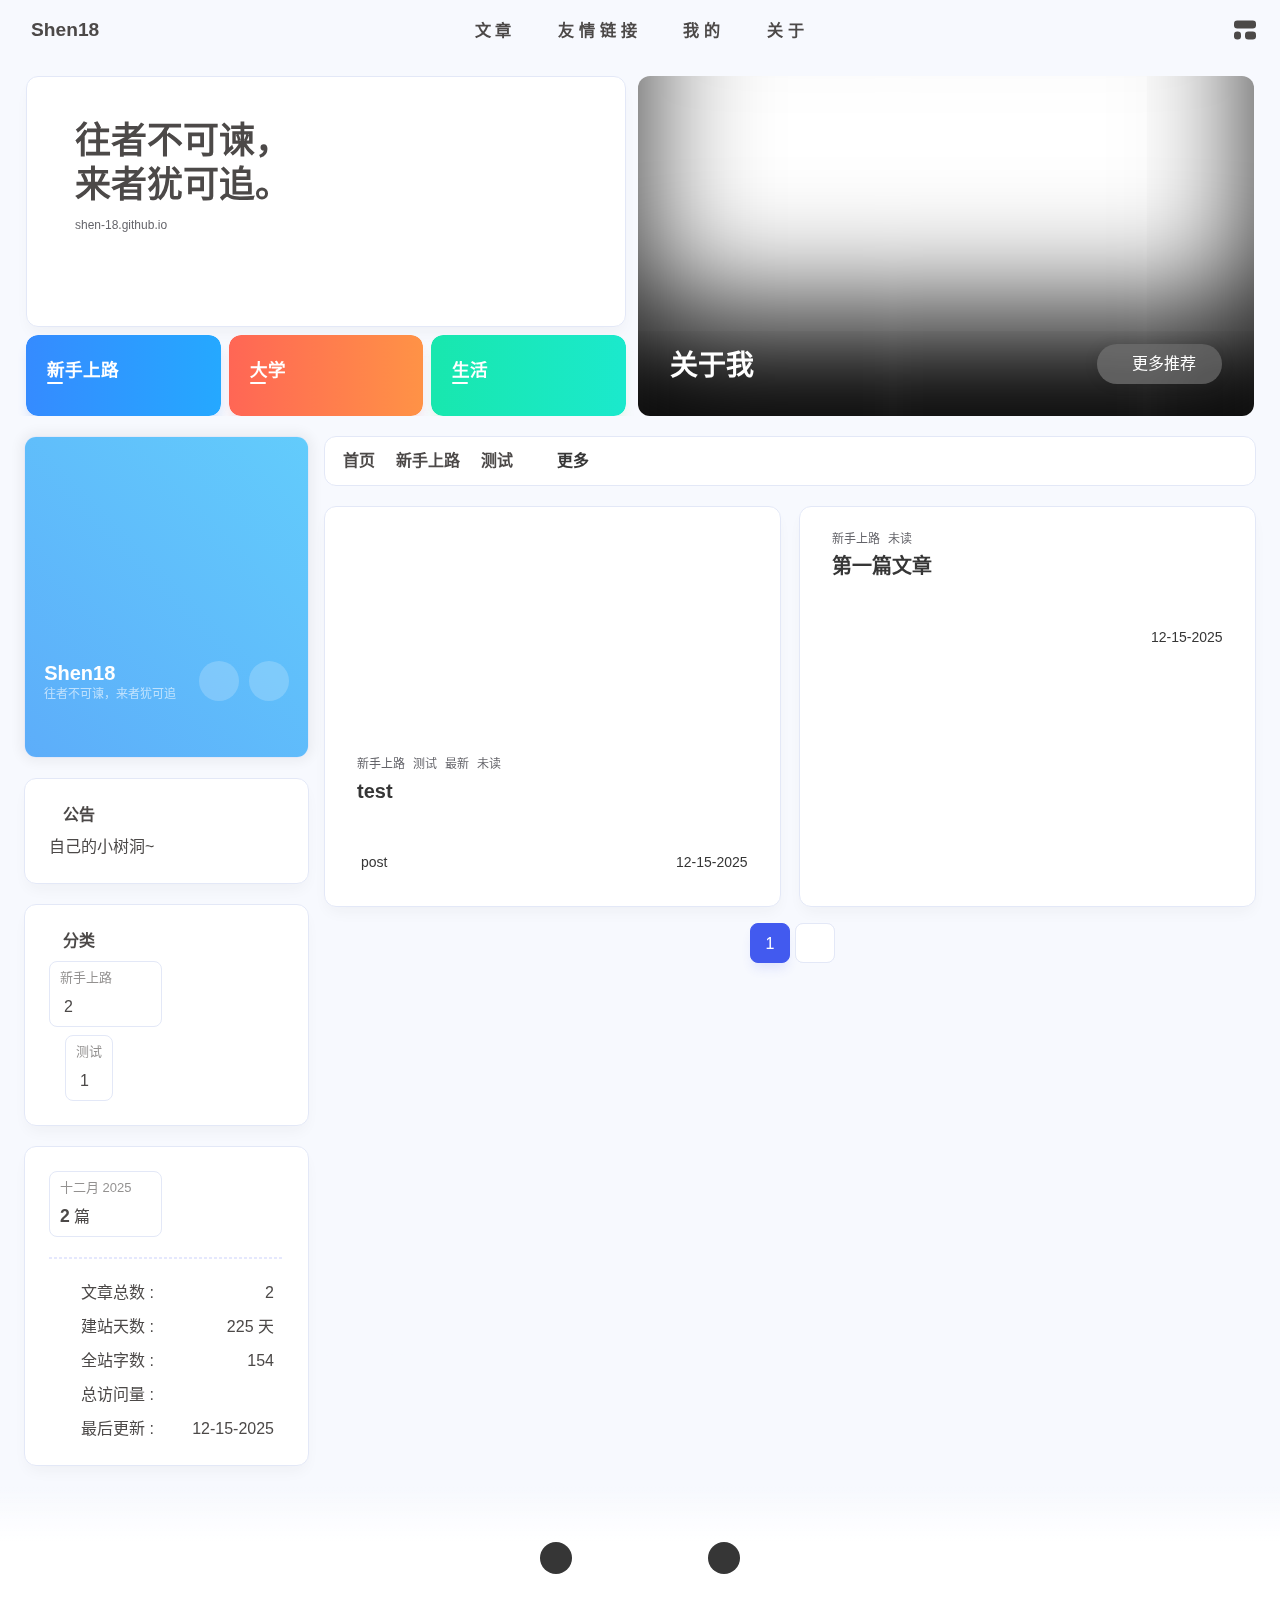
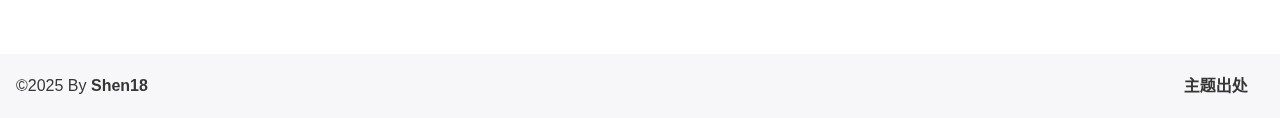
<file: index.html>
<!DOCTYPE html><html lang="zh-CN" data-theme="dark"><head><meta charset="UTF-8"><meta http-equiv="X-UA-Compatible" content="IE=edge"><meta name="viewport" content="width=device-width, initial-scale=1.0, user-scalable=no"><title>Shen18 - 往者不可谏，来者犹可追</title><meta name="keywords" content="life, blog"><meta name="author" content="Shen18"><meta name="copyright" content="Shen18"><meta name="format-detection" content="telephone=no"><meta name="theme-color" content="#18171d"><meta name="mobile-web-app-capable" content="yes"><meta name="apple-touch-fullscreen" content="yes"><meta name="apple-mobile-web-app-title" content="Shen18"><meta name="application-name" content="Shen18"><meta name="apple-mobile-web-app-capable" content="yes"><meta name="apple-mobile-web-app-status-bar-style" content="#18171d"><meta property="og:type" content="website"><meta property="og:title" content="Shen18"><meta property="og:url" content="https://shen-18.github.io/index.html"><meta property="og:site_name" content="Shen18"><meta property="og:description" content="自己的小树洞"><meta property="og:locale" content="zh-CN"><meta property="og:image" content="https://shen-18.github.io/img/Valkyrie.jpg"><meta property="article:author" content="Shen18"><meta property="article:tag" content="life, blog"><meta name="twitter:card" content="summary"><meta name="twitter:image" content="https://shen-18.github.io/img/Valkyrie.jpg"><meta name="description" content="自己的小树洞"><link rel="shortcut icon" href="/img/Valkyrie.ico"><link rel="canonical" href="https://shen-18.github.io/"><link rel="preconnect" href="//cdn.cbd.int"/><link rel="preconnect" href="//static.cloudflareinsights.com"/><link rel="preconnect" href="//busuanzi.ibruce.info"/><meta name="google-site-verification" content="xxx"/><meta name="baidu-site-verification" content="code-xxx"/><meta name="msvalidate.01" content="xxx"/><link rel="stylesheet" href="/css/index.css"><link rel="stylesheet" href="https://cdn.cbd.int/node-snackbar@0.1.16/dist/snackbar.min.css" media="print" onload="this.media='all'"><link rel="stylesheet" href="https://cdn.cbd.int/@fancyapps/ui@6.1.6/dist/fancybox/fancybox.css" media="print" onload="this.media='all'"><script defer="defer" data-pjax="data-pjax" src="https://static.cloudflareinsights.com/beacon.min.js" data-cf-beacon="{&quot;token&quot;: &quot;52495c33b7494bd7b77349128e5e2a3d&quot;}"></script><script>const GLOBAL_CONFIG = {
  linkPageTop: undefined,
  peoplecanvas: undefined,
  postHeadAiDescription: {"enable":true,"gptName":"AnZhiYu","mode":"local","switchBtn":false,"btnLink":"https://afdian.net/item/886a79d4db6711eda42a52540025c377","randomNum":3,"basicWordCount":1000,"key":"xxxx","Referer":"https://xx.xx/"},
  diytitle: undefined,
  LA51: undefined,
  greetingBox: {"enable":true,"default":"晚上好👋","list":[{"greeting":"晚安😴","startTime":0,"endTime":5},{"greeting":"早上好鸭👋, 祝你一天好心情！","startTime":6,"endTime":9},{"greeting":"上午好👋, 状态很好，鼓励一下～","startTime":10,"endTime":10},{"greeting":"11点多啦, 在坚持一下就吃饭啦～","startTime":11,"endTime":11},{"greeting":"午安👋, 宝贝","startTime":12,"endTime":14},{"greeting":"🌈充实的一天辛苦啦！","startTime":14,"endTime":18},{"greeting":"19点喽, 奖励一顿丰盛的大餐吧🍔。","startTime":19,"endTime":19},{"greeting":"晚上好👋, 在属于自己的时间好好放松😌~","startTime":20,"endTime":24}]},
  twikooEnvId: '',
  commentBarrageConfig:undefined,
  music_page_default: "nav_music",
  root: '/',
  preloader: {"source":3},
  friends_vue_info: undefined,
  navMusic: true,
  mainTone: undefined,
  authorStatus: undefined,
  algolia: undefined,
  localSearch: {"path":"/search.xml","preload":true,"languages":{"hits_empty":"找不到您查询的内容：${query}"}},
  translate: {"defaultEncoding":2,"translateDelay":0,"msgToTraditionalChinese":"繁","msgToSimplifiedChinese":"简","rightMenuMsgToTraditionalChinese":"转为繁体","rightMenuMsgToSimplifiedChinese":"转为简体"},
  noticeOutdate: undefined,
  highlight: {"plugin":"highlight.js","highlightCopy":true,"highlightLang":true,"highlightHeightLimit":330},
  copy: {
    success: '复制成功',
    error: '复制错误',
    noSupport: '浏览器不支持'
  },
  relativeDate: {
    homepage: false,
    simplehomepage: true,
    post: false
  },
  runtime: '天',
  date_suffix: {
    just: '刚刚',
    min: '分钟前',
    hour: '小时前',
    day: '天前',
    month: '个月前'
  },
  copyright: {"copy":true,"copyrightEbable":false,"limitCount":50,"languages":{"author":"作者: Shen18","link":"链接: ","source":"来源: Shen18","info":"著作权归作者所有。商业转载请联系作者获得授权，非商业转载请注明出处。","copySuccess":"复制成功，复制和转载请标注本文地址"}},
  lightbox: 'fancybox',
  Snackbar: {"chs_to_cht":"你已切换为繁体","cht_to_chs":"你已切换为简体","day_to_night":"你已切换为深色模式","night_to_day":"你已切换为浅色模式","bgLight":"#425AEF","bgDark":"#1f1f1f","position":"top-center"},
  source: {
    justifiedGallery: {
      js: 'https://cdn.cbd.int/flickr-justified-gallery@2.2.0/dist/fjGallery.min.js',
      css: 'https://cdn.cbd.int/flickr-justified-gallery@2.2.0/dist/fjGallery.css'
    }
  },
  isPhotoFigcaption: false,
  islazyload: true,
  isAnchor: false,
  shortcutKey: undefined,
  autoDarkmode: true
}</script><script id="config-diff">var GLOBAL_CONFIG_SITE = {
  configTitle: 'Shen18',
  title: 'Shen18',
  postAI: '',
  pageFillDescription: '自己的小树洞',
  isPost: false,
  isHome: true,
  isHighlightShrink: false,
  isToc: false,
  postUpdate: '2025-12-15 17:10:44',
  postMainColor: '',
}</script><noscript><style type="text/css">
  #nav {
    opacity: 1
  }
  .justified-gallery img {
    opacity: 1
  }

  #recent-posts time,
  #post-meta time {
    display: inline !important
  }
</style></noscript><script>(win=>{
      win.saveToLocal = {
        set: (key, value, ttl) => {
          if (ttl === 0) return
          const now = Date.now()
          const expiry = now + ttl * 86400000
          const item = {
            value,
            expiry
          }
          localStorage.setItem(key, JSON.stringify(item))
        },
      
        get: key => {
          const itemStr = localStorage.getItem(key)
      
          if (!itemStr) {
            return undefined
          }
          const item = JSON.parse(itemStr)
          const now = Date.now()
      
          if (now > item.expiry) {
            localStorage.removeItem(key)
            return undefined
          }
          return item.value
        }
      }
    
      win.getScript = (url, attr = {}) => new Promise((resolve, reject) => {
        const script = document.createElement('script')
        script.src = url
        script.async = true
        script.onerror = reject
        script.onload = script.onreadystatechange = function() {
          const loadState = this.readyState
          if (loadState && loadState !== 'loaded' && loadState !== 'complete') return
          script.onload = script.onreadystatechange = null
          resolve()
        }

        Object.keys(attr).forEach(key => {
          script.setAttribute(key, attr[key])
        })

        document.head.appendChild(script)
      })
    
      win.getCSS = (url, id = false) => new Promise((resolve, reject) => {
        const link = document.createElement('link')
        link.rel = 'stylesheet'
        link.href = url
        if (id) link.id = id
        link.onerror = reject
        link.onload = link.onreadystatechange = function() {
          const loadState = this.readyState
          if (loadState && loadState !== 'loaded' && loadState !== 'complete') return
          link.onload = link.onreadystatechange = null
          resolve()
        }
        document.head.appendChild(link)
      })
    
      win.activateDarkMode = () => {
        document.documentElement.setAttribute('data-theme', 'dark')
        if (document.querySelector('meta[name="theme-color"]') !== null) {
          document.querySelector('meta[name="theme-color"]').setAttribute('content', '#18171d')
        }
      }
      win.activateLightMode = () => {
        document.documentElement.setAttribute('data-theme', 'light')
        if (document.querySelector('meta[name="theme-color"]') !== null) {
          document.querySelector('meta[name="theme-color"]').setAttribute('content', '#f7f9fe')
        }
      }
      const t = saveToLocal.get('theme')
    
          const isDarkMode = window.matchMedia('(prefers-color-scheme: dark)').matches
          const isLightMode = window.matchMedia('(prefers-color-scheme: light)').matches
          const isNotSpecified = window.matchMedia('(prefers-color-scheme: no-preference)').matches
          const hasNoSupport = !isDarkMode && !isLightMode && !isNotSpecified

          if (t === undefined) {
            if (isLightMode) activateLightMode()
            else if (isDarkMode) activateDarkMode()
            else if (isNotSpecified || hasNoSupport) {
              const now = new Date()
              const hour = now.getHours()
              const isNight = hour <= 6 || hour >= 18
              isNight ? activateDarkMode() : activateLightMode()
            }
            window.matchMedia('(prefers-color-scheme: dark)').addListener(e => {
              if (saveToLocal.get('theme') === undefined) {
                e.matches ? activateDarkMode() : activateLightMode()
              }
            })
          } else if (t === 'light') activateLightMode()
          else activateDarkMode()
        
      const asideStatus = saveToLocal.get('aside-status')
      if (asideStatus !== undefined) {
        if (asideStatus === 'hide') {
          document.documentElement.classList.add('hide-aside')
        } else {
          document.documentElement.classList.remove('hide-aside')
        }
      }
    
      const detectApple = () => {
        if(/iPad|iPhone|iPod|Macintosh/.test(navigator.userAgent)){
          document.documentElement.classList.add('apple')
        }
      }
      detectApple()
    })(window)</script><meta name="generator" content="Hexo 8.1.1"></head><body data-type="anzhiyu"><div id="web_bg"></div><div id="an_music_bg"></div><div id="loading-box" onclick="document.getElementById(&quot;loading-box&quot;).classList.add(&quot;loaded&quot;)"><div class="loading-bg"><img class="loading-img nolazyload" alt="加载头像" src="/img/Valkyrie.jpg"/><div class="loading-image-dot"></div></div></div><script>const preloader = {
  endLoading: () => {
    document.getElementById('loading-box').classList.add("loaded");
  },
  initLoading: () => {
    document.getElementById('loading-box').classList.remove("loaded")
  }
}
window.addEventListener('load',()=> { preloader.endLoading() })
setTimeout(function(){preloader.endLoading();},10000)

if (true) {
  document.addEventListener('pjax:send', () => { preloader.initLoading() })
  document.addEventListener('pjax:complete', () => { preloader.endLoading() })
}</script><link rel="stylesheet" href="https://cdn.cbd.int/anzhiyu-theme-static@1.1.10/progress_bar/progress_bar.css"/><script async="async" src="https://cdn.cbd.int/pace-js@1.2.4/pace.min.js" data-pace-options="{ &quot;restartOnRequestAfter&quot;:false,&quot;eventLag&quot;:false}"></script><script>function initMourn() {
    const date = new Date();
    const today = (date.getMonth() + 1) + "-" + date.getDate()
    const mourn_days = ["4-5","5-12","7-7","9-18","12-13"]
    if (mourn_days.includes(today)) {
        document.documentElement.style.filter = "grayscale(1)";
    }}
initMourn();</script><div class="page" id="body-wrap"><header class="not-top-img" id="page-header"><nav id="nav"><div id="nav-group"><span id="blog_name"><a id="site-name" href="/" accesskey="h"><div class="title">Shen18</div><i class="anzhiyufont anzhiyu-icon-house-chimney"></i></a></span><div class="mask-name-container"><div id="name-container"><a id="page-name" href="javascript:anzhiyu.scrollToDest(0, 500)">PAGE_NAME</a></div></div><div id="menus"><div class="menus_items"><div class="menus_item"><a class="site-page" href="javascript:void(0);"><span> 文章</span></a><ul class="menus_item_child"><li><a class="site-page child faa-parent animated-hover" href="/archives/"><i class="anzhiyufont anzhiyu-icon-box-archive faa-tada" style="font-size: 0.9em;"></i><span> 时间线</span></a></li><li><a class="site-page child faa-parent animated-hover" href="/categories/"><i class="anzhiyufont anzhiyu-icon-shapes faa-tada" style="font-size: 0.9em;"></i><span> 分类</span></a></li><li><a class="site-page child faa-parent animated-hover" href="/tags/"><i class="anzhiyufont anzhiyu-icon-tags faa-tada" style="font-size: 0.9em;"></i><span> 标签</span></a></li></ul></div><div class="menus_item"><a class="site-page" href="javascript:void(0);"><span> 友情链接</span></a><ul class="menus_item_child"><li><a class="site-page child faa-parent animated-hover" href="/link/"><i class="anzhiyufont anzhiyu-icon-link faa-tada" style="font-size: 0.9em;"></i><span> 友链</span></a></li></ul></div><div class="menus_item"><a class="site-page" href="javascript:void(0);"><span> 我的</span></a><ul class="menus_item_child"><li><a class="site-page child faa-parent animated-hover" href="/album/"><i class="anzhiyufont anzhiyu-icon-images faa-tada" style="font-size: 0.9em;"></i><span> 相册集</span></a></li></ul></div><div class="menus_item"><a class="site-page" href="javascript:void(0);"><span> 关于</span></a><ul class="menus_item_child"><li><a class="site-page child faa-parent animated-hover" href="/about/"><i class="anzhiyufont anzhiyu-icon-paper-plane faa-tada" style="font-size: 0.9em;"></i><span> 关于本人</span></a></li><li><a class="site-page child faa-parent animated-hover" href="/essay/"><i class="anzhiyufont anzhiyu-icon-lightbulb faa-tada" style="font-size: 0.9em;"></i><span> 闲言碎语</span></a></li></ul></div></div></div><div id="nav-right"><div class="nav-button" id="randomPost_button"><a class="site-page" onclick="toRandomPost()" title="随机前往一个文章" href="javascript:void(0);"><i class="anzhiyufont anzhiyu-icon-dice"></i></a></div><div class="nav-button" id="search-button"><a class="site-page social-icon search" href="javascript:void(0);" title="搜索🔍" accesskey="s"><i class="anzhiyufont anzhiyu-icon-magnifying-glass"></i><span> 搜索</span></a></div><input id="center-console" type="checkbox"/><label class="widget" for="center-console" title="中控台" onclick="anzhiyu.switchConsole();"><i class="left"></i><i class="widget center"></i><i class="widget right"></i></label><div id="console"><div class="console-card-group-reward"><ul class="reward-all console-card"><li class="reward-item"><a href="https://npm.elemecdn.com/anzhiyu-blog@1.1.6/img/post/common/qrcode-weichat.png" target="_blank"><img class="post-qr-code-img" alt="微信" src= "[data-uri]" onerror="this.onerror=null,this.src=&quot;/img/404.jpg&quot;" data-lazy-src="https://npm.elemecdn.com/anzhiyu-blog@1.1.6/img/post/common/qrcode-weichat.png"/></a><div class="post-qr-code-desc">微信</div></li><li class="reward-item"><a href="https://npm.elemecdn.com/anzhiyu-blog@1.1.6/img/post/common/qrcode-alipay.png" target="_blank"><img class="post-qr-code-img" alt="支付宝" src= "[data-uri]" onerror="this.onerror=null,this.src=&quot;/img/404.jpg&quot;" data-lazy-src="https://npm.elemecdn.com/anzhiyu-blog@1.1.6/img/post/common/qrcode-alipay.png"/></a><div class="post-qr-code-desc">支付宝</div></li></ul></div><div class="console-card-group"><div class="console-card-group-left"><div class="console-card" id="card-newest-comments"><div class="card-content"><div class="author-content-item-tips">互动</div><span class="author-content-item-title"> 最新评论</span></div><div class="aside-list"><span>正在加载中...</span></div></div></div><div class="console-card-group-right"><div class="console-card tags"><div class="card-content"><div class="author-content-item-tips">兴趣点</div><span class="author-content-item-title">寻找你感兴趣的领域</span><div class="card-tags"><div class="item-headline"></div><div class="card-tag-cloud"><a href="/tags/post/" style="font-size: 1.05rem;">post<sup>1</sup></a></div></div><hr/></div></div><div class="console-card history"><div class="item-headline"><i class="anzhiyufont anzhiyu-icon-box-archiv"></i><span>文章</span></div><div class="card-archives"><div class="item-headline"><i class="anzhiyufont anzhiyu-icon-archive"></i><span>归档</span></div><ul class="card-archive-list"><li class="card-archive-list-item"><a class="card-archive-list-link" href="/archives/2025/12/"><span class="card-archive-list-date">十二月 2025</span><div class="card-archive-list-count-group"><span class="card-archive-list-count">2</span><span>篇</span></div></a></li></ul></div><hr/></div></div></div><div class="button-group"><div class="console-btn-item"><a class="darkmode_switchbutton" title="显示模式切换" href="javascript:void(0);"><i class="anzhiyufont anzhiyu-icon-moon"></i></a></div><div class="console-btn-item" id="consoleHideAside" onclick="anzhiyu.hideAsideBtn()" title="边栏显示控制"><a class="asideSwitch"><i class="anzhiyufont anzhiyu-icon-arrows-left-right"></i></a></div><div class="console-btn-item" id="consoleMusic" onclick="anzhiyu.musicToggle()" title="音乐开关"><a class="music-switch"><i class="anzhiyufont anzhiyu-icon-music"></i></a></div></div><div class="console-mask" onclick="anzhiyu.hideConsole()" href="javascript:void(0);"></div></div><div class="nav-button" id="nav-totop"><a class="totopbtn" href="javascript:void(0);"><i class="anzhiyufont anzhiyu-icon-arrow-up"></i><span id="percent" onclick="anzhiyu.scrollToDest(0,500)">0</span></a></div><div id="toggle-menu"><a class="site-page" href="javascript:void(0);" title="切换"><i class="anzhiyufont anzhiyu-icon-bars"></i></a></div></div></div></nav></header><main id="blog-container"><div id="home_top"><div class="swiper_container_card" style="height: auto;width: 100%"><div id="bannerGroup"><div id="random-banner"><div class="banners-title"><div class="banners-title-big">往者不可谏，</div><div class="banners-title-big">来者犹可追。</div><div class="banners-title-small">shen-18.github.io</div></div><a id="random-hover" href="javascript:toRandomPost()"><i class="anzhiyufont anzhiyu-icon-paper-plane"></i><div class="bannerText">随便逛逛<i class="anzhiyufont anzhiyu-icon-arrow-right"></i></div></a></div><div class="categoryGroup"><div class="categoryItem" style="box-shadow:var(--anzhiyu-shadow-blue)"><a class="categoryButton blue" href="/categories/%E6%96%B0%E6%89%8B%E4%B8%8A%E8%B7%AF/"><span class="categoryButtonText">新手上路</span><i class="anzhiyufont anzhiyu-icon-dove"></i></a></div><div class="categoryItem" style="box-shadow:var(--anzhiyu-shadow-red)"><a class="categoryButton red" href="/categories/%E5%A4%A7%E5%AD%A6/"><span class="categoryButtonText">大学</span><i class="anzhiyufont anzhiyu-icon-book"></i></a></div><div class="categoryItem" style="box-shadow:var(--anzhiyu-shadow-green)"><a class="categoryButton green" href="/categories/%E7%94%9F%E6%B4%BB/"><span class="categoryButtonText">生活</span><i class="anzhiyufont anzhiyu-icon-fire"></i></a></div></div></div><div class="topGroup"><div class="recent-post-item" onclick="pjax.loadUrl(&quot;/2025/12/15/%E7%AC%AC%E4%B8%80%E7%AF%87%E6%96%87%E7%AB%A0/&quot;)"><div class="post_cover left_radius"><a href="2025/12/15/第一篇文章/" title="第一篇文章"><span class="recent-post-top-text">荐</span><img class="post_bg" onerror="this.onerror=null;this.src='/img/404.jpg'" alt="cover" src= "[data-uri]" onerror="this.onerror=null,this.src=&quot;/img/404.jpg&quot;" data-lazy-src="img/background_lucy.jpg"></a></div><div class="recent-post-info"><a class="article-title" href="2025/12/15/第一篇文章/" title="第一篇文章">第一篇文章</a></div></div><div class="recent-post-item" onclick="pjax.loadUrl(&quot;/2025/12/15/test/&quot;)"><div class="post_cover left_radius"><a href="2025/12/15/test/" title="test"><span class="recent-post-top-text">荐</span><img class="post_bg" onerror="this.onerror=null;this.src='/img/404.jpg'" alt="cover" src= "[data-uri]" onerror="this.onerror=null,this.src=&quot;/img/404.jpg&quot;" data-lazy-src="img/background_lucy.jpg"></a></div><div class="recent-post-info"><a class="article-title" href="2025/12/15/test/" title="test">test</a></div></div><a class="todayCard" id="todayCard" target="_blank" rel="noopener" href="https://github.com/shen-18/" style="z-index: 1;"><div class="todayCard-info"><div class="todayCard-tips"></div><div class="todayCard-title">关于我</div></div><img class="todayCard-cover" src= "[data-uri]" onerror="this.onerror=null,this.src=&quot;/img/404.jpg&quot;" data-lazy-src="/img/Gen2.png" onerror="this.onerror=null;this.src='/img/404.jpg'" alt="封面"><div class="banner-button-group"><div class="banner-button" onclick="event.stopPropagation();event.preventDefault();anzhiyu.hideTodayCard();"><i class="anzhiyufont anzhiyu-icon-arrow-circle-right"></i><span class="banner-button-text">更多推荐</span></div></div></a></div><link rel="stylesheet"></div></div><div class="layout" id="content-inner"><div class="recent-posts" id="recent-posts"><div id="categoryBar"><div class="category-bar" id="category-bar"><div id="catalog-bar"><div id="catalog-list"><div class="catalog-list-item" id="首页"><a href="/">首页</a></div>
    <div class="catalog-list-item" id="/categories/新手上路/">
      <a href="/categories/新手上路/">
        新手上路
      </a>
    </div>
    
    <div class="catalog-list-item" id="/categories/新手上路/测试/">
      <a href="/categories/新手上路/测试/">
        测试
      </a>
    </div>
    </div><div class="category-bar-next" id="category-bar-next" onclick="anzhiyu.scrollCategoryBarToRight()"><i class="anzhiyufont anzhiyu-icon-angle-double-right"></i></div><a class="catalog-more" href="/categories/">更多</a></div></div></div><div class="recent-post-item lastestpost-item" onclick="pjax.loadUrl('/2025/12/15/test/')"><div class="post_cover left"><a href="/2025/12/15/test/" title="test" style="display: flex;height: 100%;"><img class="post_bg" src= "[data-uri]" onerror="this.onerror=null,this.src=&quot;/img/404.jpg&quot;" data-lazy-src="/img/background_lucy.jpg" onerror="this.onerror=null;this.src='/img/404.jpg'" alt="test" style="pointer-events: none"></a></div><div class="recent-post-info"><div class="recent-post-info-top"><div class="recent-post-info-top-tips"><div class="article-categories-original">新手上路</div><div class="article-categories-original">测试</div><span class="newPost">最新</span><a class="unvisited-post" href="/2025/12/15/test/" title="test">未读</a></div><a class="article-title" href="/2025/12/15/test/" title="test">test</a></div><div class="article-meta-wrap"><span class="post-meta-date"><i class="anzhiyufont anzhiyu-icon-calendar-days" style="font-size: 15px; display:none"></i><span class="article-meta-label">发表于</span><time datetime="2025-12-15T08:56:03.000Z" title="发表于 2025-12-15 16:56:03" time="2025-12-15 16:56:03">2025-12-15</time><time class="time_hidden" datetime="2025-12-15T09:09:22.971Z" title="更新于 2025-12-15 17:09:22" time="2025-12-15 17:09:22">2025-12-15</time></span><span class="article-meta tags"><a class="article-meta__tags" href="/tags/post/" event.cancelbubble onclick="window.event.cancelBubble=true;"><span> <i class="anzhiyufont anzhiyu-icon-hashtag"></i>post</span></a></span></div><div class="content">我有一说一，他这个分类页面真的不好看
</div></div></div><div class="recent-post-item" onclick="pjax.loadUrl('/2025/12/15/%E7%AC%AC%E4%B8%80%E7%AF%87%E6%96%87%E7%AB%A0/')"><div class="post_cover right"><a href="/2025/12/15/%E7%AC%AC%E4%B8%80%E7%AF%87%E6%96%87%E7%AB%A0/" title="第一篇文章" style="display: flex;height: 100%;"><img class="post_bg" src= "[data-uri]" onerror="this.onerror=null,this.src=&quot;/img/404.jpg&quot;" data-lazy-src="/img/background_lucy.jpg" onerror="this.onerror=null;this.src='/img/404.jpg'" alt="第一篇文章" style="pointer-events: none"></a></div><div class="recent-post-info"><div class="recent-post-info-top"><div class="recent-post-info-top-tips"><div class="article-categories-original">新手上路</div><a class="unvisited-post" href="/2025/12/15/%E7%AC%AC%E4%B8%80%E7%AF%87%E6%96%87%E7%AB%A0/" title="第一篇文章">未读</a></div><a class="article-title" href="/2025/12/15/%E7%AC%AC%E4%B8%80%E7%AF%87%E6%96%87%E7%AB%A0/" title="第一篇文章">第一篇文章</a></div><div class="article-meta-wrap"><span class="post-meta-date"><i class="anzhiyufont anzhiyu-icon-calendar-days" style="font-size: 15px; display:none"></i><span class="article-meta-label">发表于</span><time datetime="2025-12-15T04:23:24.000Z" title="发表于 2025-12-15 12:23:24" time="2025-12-15 12:23:24">2025-12-15</time><time class="time_hidden" datetime="2025-12-15T07:57:43.000Z" title="更新于 2025-12-15 15:57:43" time="2025-12-15 15:57:43">2025-12-15</time></span></div><div class="content">2025年12月15日 15:19:48我日了 怎么搞了一上午还是没办法部署啊
明明之前都没问题的…    白搞一个周末了  还没复习  有点崩溃

2025年12月15日 15:56:07终于成功了，把http位置改成ssh就好了！
真不能再搞这b博客了，再搞下去真得挂科
别玩了！今天把数电复习一下行不

2025年12月15日 16:33:10额…又搞到现在 网站跳转还没搞好 toc颜色也有点问题
晚上学吧嘻嘻
</div></div></div><nav id="pagination"><div class="pagination"><span class="page-number current">1</span><div class="toPageGroup"><input id="toPageText" oninput="value=value.replace(/[^0-9]/g,'')" maxlength="3" onkeyup="this.value=this.value.replace(/[^u4e00-u9fa5w]/g,'')" aria-label="toPage"><a id="toPageButton" onclick="anzhiyu.toPage()"><i class="anzhiyufont anzhiyu-icon-angles-right" style="font-weight: inherit; font-size: 1rem;"></i></a></div></div></nav></div><div class="aside-content" id="aside-content"><div class="card-widget card-info"><div class="card-content"><div class="author-info-avatar"><img class="avatar-img" src= "[data-uri]" onerror="this.onerror=null,this.src=&quot;/img/404.jpg&quot;" data-lazy-src="/img/Valkyrie.jpg" onerror="this.onerror=null;this.src='/img/friend_404.gif'" alt="avatar"/></div><div class="author-info__description"><div style="line-height:1.38;margin:0.6rem 0;text-align:justify;color:rgba(255, 255, 255, 0.8);">分享自己的<b style="color:#fff">碎碎念</b>和<b style="color:#fff">乱七八糟的东西</b>，希望你能找到自己所想要的。</div></div><div class="author-info__bottom-group"><a class="author-info__bottom-group-left" href="/about/"><h1 class="author-info__name">Shen18</h1><div class="author-info__desc">往者不可谏，来者犹可追</div></a><div class="card-info-social-icons is-center"><a class="social-icon faa-parent animated-hover" href="https://github.com/Shen-18" target="_blank" title="Github"><i class="anzhiyufont anzhiyu-icon-github"></i></a><a class="social-icon faa-parent animated-hover" href="mailto:Shen18&lt;Yushen0718@outlook.com&gt;" target="_blank" title="邮箱"><i class="anzhiyufont anzhiyu-icon-envelope"></i></a></div></div></div></div><div class="card-widget card-announcement"><div class="item-headline"><i class="anzhiyufont anzhiyu-icon-bullhorn anzhiyu-shake"></i><span>公告</span></div><div class="announcement_content">自己的小树洞~</div></div><div class="card-widget card-categories"><div class="item-headline">
            <i class="anzhiyufont anzhiyu-icon-folder-open"></i>
            <span>分类</span>
            
            </div>
            <ul class="card-category-list" id="aside-cat-list">
            <li class="card-category-list-item "><a class="card-category-list-link" href="/categories/%E6%96%B0%E6%89%8B%E4%B8%8A%E8%B7%AF/"><span class="card-category-list-name">新手上路</span><span class="card-category-list-count">2</span></a><ul class="card-category-list child"><li class="card-category-list-item "><a class="card-category-list-link" href="/categories/%E6%96%B0%E6%89%8B%E4%B8%8A%E8%B7%AF/%E6%B5%8B%E8%AF%95/"><span class="card-category-list-name">测试</span><span class="card-category-list-count">1</span></a></li></ul></li>
            </ul></div><div class="sticky_layout"><div class="card-widget"><div class="card-archives"><div class="item-headline"><i class="anzhiyufont anzhiyu-icon-archive"></i><span>归档</span></div><ul class="card-archive-list"><li class="card-archive-list-item"><a class="card-archive-list-link" href="/archives/2025/12/"><span class="card-archive-list-date">十二月 2025</span><div class="card-archive-list-count-group"><span class="card-archive-list-count">2</span><span>篇</span></div></a></li></ul></div><hr/><div class="card-webinfo"><div class="item-headline"><i class="anzhiyufont anzhiyu-icon-chart-line"></i><span>网站资讯</span></div><div class="webinfo"><div class="webinfo-item"><div class="webinfo-item-title"><i class="anzhiyufont anzhiyu-icon-file-lines"></i><div class="item-name">文章总数 :</div></div><div class="item-count">2</div></div><div class="webinfo-item"><div class="webinfo-item-title"><i class="anzhiyufont anzhiyu-icon-stopwatch"></i><div class="item-name">建站天数 :</div></div><div class="item-count" id="runtimeshow" data-publishDate="2025-12-13T10:00:00.000Z"><i class="anzhiyufont anzhiyu-icon-spinner anzhiyu-spin"></i></div></div><div class="webinfo-item"><div class="webinfo-item-title"><i class="anzhiyufont anzhiyu-icon-font"></i><div class="item-name">全站字数 :</div></div><div class="item-count">154</div></div><div class="webinfo-item"><div class="webinfo-item-title"><i class="anzhiyufont anzhiyu-icon-square-poll-vertical"></i><div class="item-name">总访问量 :</div></div><div class="item-count" id="busuanzi_value_site_pv"><i class="anzhiyufont anzhiyu-icon-spinner anzhiyu-spin"></i></div></div><div class="webinfo-item"><div class="webinfo-item-title"><i class="anzhiyufont anzhiyu-icon-hourglass-start"></i><div class="item-name">最后更新 :</div></div><div class="item-count" id="last-push-date" data-lastPushDate="2025-12-15T09:10:44.455Z"><i class="anzhiyufont anzhiyu-icon-spinner anzhiyu-spin"></i></div></div></div></div></div></div></div></div></main><footer id="footer"><div id="footer-wrap"><div id="footer_deal"><a class="deal_link" href="mailto:Shen18&lt;Yushen0718@outlook.com&gt;" title="email"><i class="anzhiyufont anzhiyu-icon-envelope"></i></a><img class="footer_mini_logo" title="返回顶部" alt="返回顶部" onclick="anzhiyu.scrollToDest(0, 500)" src= "[data-uri]" onerror="this.onerror=null,this.src=&quot;/img/404.jpg&quot;" data-lazy-src="img/Valkyrie.jpg" size="50px"/><a class="deal_link" target="_blank" rel="noopener" href="https://github.com/Shen-18" title="Github"><i class="anzhiyufont anzhiyu-icon-github"></i></a></div><div id="workboard"><div id="runtimeTextTip"></div></div><p id="ghbdages"><a class="github-badge" target="_blank" href="https://hexo.io/" style="margin-inline:5px" data-title="博客框架为Hexo_v8.1.0" title="博客框架为Hexo_v8.1.0"><img src= "[data-uri]" onerror="this.onerror=null,this.src=&quot;/img/404.jpg&quot;" data-lazy-src="https://npm.elemecdn.com/anzhiyu-blog@2.1.5/img/badge/Frame-Hexo.svg" alt="博客框架为Hexo_v8.1.0"/></a><a class="github-badge" target="_blank" href="https://hexo.anheyu.com/" style="margin-inline:5px" data-title="本站使用AnZhiYu主题" title="本站使用AnZhiYu主题"><img src= "[data-uri]" onerror="this.onerror=null,this.src=&quot;/img/404.jpg&quot;" data-lazy-src="https://npm.elemecdn.com/anzhiyu-theme-static@1.0.9/img/Theme-AnZhiYu-2E67D3.svg" alt="本站使用AnZhiYu主题"/></a><a class="github-badge" target="_blank" href="https://www.Cloudflare.com/" style="margin-inline:5px" data-title="本站使用Cloudflare为静态资源提供CDN加速" title="本站使用Cloudflare为静态资源提供CDN加速"><img src= "[data-uri]" onerror="this.onerror=null,this.src=&quot;/img/404.jpg&quot;" data-lazy-src="https://img.shields.io/badge/CDN-Cloudflare-blue" alt="本站使用Cloudflare为静态资源提供CDN加速"/></a><a class="github-badge" target="_blank" href="https://github.com/" style="margin-inline:5px" data-title="本站项目由Github托管" title="本站项目由Github托管"><img src= "[data-uri]" onerror="this.onerror=null,this.src=&quot;/img/404.jpg&quot;" data-lazy-src="https://npm.elemecdn.com/anzhiyu-blog@2.1.5/img/badge/Source-Github.svg" alt="本站项目由Github托管"/></a></p></div><div id="footer-bar"><div class="footer-bar-links"><div class="footer-bar-left"><div id="footer-bar-tips"><div class="copyright">&copy;2025 By <a class="footer-bar-link" href="/" title="Shen18" target="_blank">Shen18</a></div></div><div id="footer-type-tips"></div><div class="js-pjax"><script>function subtitleType () {
  fetch('https://v1.hitokoto.cn')
    .then(response => response.json())
    .then(data => {
      if (true) {
        const from = '出自 ' + data.from
        const sub = "往者不可谏&#44;来者犹可追"
        sub.unshift(data.hitokoto, from)
        window.typed = new Typed('#footer-type-tips', {
          strings: sub,
          startDelay: 300,
          typeSpeed: 50,
          loop: true,
          backSpeed: 50,
        })
      } else {
        document.getElementById('footer-type-tips').innerHTML = data.hitokoto
      }
    })
}

if (true) {
  if (typeof Typed === 'function') {
    subtitleType()
  } else {
    getScript('https://cdn.cbd.int/typed.js@2.1.0/dist/typed.umd.js').then(subtitleType)
  }
} else {
  subtitleType()
}
</script></div></div><div class="footer-bar-right"><a class="footer-bar-link" target="_blank" rel="noopener" href="https://github.com/anzhiyu-c/hexo-theme-anzhiyu" title="主题出处">主题出处</a></div></div></div></footer></div><div id="sidebar"><div id="menu-mask"></div><div id="sidebar-menus"><div class="sidebar-site-data site-data is-center"><a href="/archives/" title="archive"><div class="headline">文章</div><div class="length-num">2</div></a><a href="/tags/" title="tag"><div class="headline">标签</div><div class="length-num">1</div></a><a href="/categories/" title="category"><div class="headline">分类</div><div class="length-num">2</div></a></div><span class="sidebar-menu-item-title">功能</span><div class="sidebar-menu-item"><a class="darkmode_switchbutton menu-child" href="javascript:void(0);" title="显示模式"><i class="anzhiyufont anzhiyu-icon-circle-half-stroke"></i><span>显示模式</span></a></div><div class="back-menu-list-groups"><div class="back-menu-list-group"><div class="back-menu-list-title">网页</div><div class="back-menu-list"><a class="back-menu-item" target="_blank" rel="noopener" href="https://hexo.anheyu.com/" title="博客"><img class="back-menu-item-icon" src= "[data-uri]" onerror="this.onerror=null,this.src=&quot;/img/404.jpg&quot;" data-lazy-src="/img/favicon.ico" alt="博客"/><span class="back-menu-item-text">博客</span></a></div></div><div class="back-menu-list-group"><div class="back-menu-list-title">项目</div><div class="back-menu-list"><a class="back-menu-item" target="_blank" rel="noopener" href="https://image.anheyu.com/" title="安知鱼图床"><img class="back-menu-item-icon" src= "[data-uri]" onerror="this.onerror=null,this.src=&quot;/img/404.jpg&quot;" data-lazy-src="https://image.anheyu.com/favicon.ico" alt="安知鱼图床"/><span class="back-menu-item-text">安知鱼图床</span></a></div></div></div><div class="menus_items"><div class="menus_item"><a class="site-page" href="javascript:void(0);"><span> 文章</span></a><ul class="menus_item_child"><li><a class="site-page child faa-parent animated-hover" href="/archives/"><i class="anzhiyufont anzhiyu-icon-box-archive faa-tada" style="font-size: 0.9em;"></i><span> 时间线</span></a></li><li><a class="site-page child faa-parent animated-hover" href="/categories/"><i class="anzhiyufont anzhiyu-icon-shapes faa-tada" style="font-size: 0.9em;"></i><span> 分类</span></a></li><li><a class="site-page child faa-parent animated-hover" href="/tags/"><i class="anzhiyufont anzhiyu-icon-tags faa-tada" style="font-size: 0.9em;"></i><span> 标签</span></a></li></ul></div><div class="menus_item"><a class="site-page" href="javascript:void(0);"><span> 友情链接</span></a><ul class="menus_item_child"><li><a class="site-page child faa-parent animated-hover" href="/link/"><i class="anzhiyufont anzhiyu-icon-link faa-tada" style="font-size: 0.9em;"></i><span> 友链</span></a></li></ul></div><div class="menus_item"><a class="site-page" href="javascript:void(0);"><span> 我的</span></a><ul class="menus_item_child"><li><a class="site-page child faa-parent animated-hover" href="/album/"><i class="anzhiyufont anzhiyu-icon-images faa-tada" style="font-size: 0.9em;"></i><span> 相册集</span></a></li></ul></div><div class="menus_item"><a class="site-page" href="javascript:void(0);"><span> 关于</span></a><ul class="menus_item_child"><li><a class="site-page child faa-parent animated-hover" href="/about/"><i class="anzhiyufont anzhiyu-icon-paper-plane faa-tada" style="font-size: 0.9em;"></i><span> 关于本人</span></a></li><li><a class="site-page child faa-parent animated-hover" href="/essay/"><i class="anzhiyufont anzhiyu-icon-lightbulb faa-tada" style="font-size: 0.9em;"></i><span> 闲言碎语</span></a></li></ul></div></div><span class="sidebar-menu-item-title">标签</span></div></div><div id="rightside"><div id="rightside-config-hide"><button id="translateLink" type="button" title="简繁转换">繁</button><button id="darkmode" type="button" title="浅色和深色模式转换"><i class="anzhiyufont anzhiyu-icon-circle-half-stroke"></i></button><button id="hide-aside-btn" type="button" title="单栏和双栏切换"><i class="anzhiyufont anzhiyu-icon-arrows-left-right"></i></button></div><div id="rightside-config-show"><button id="rightside-config" type="button" title="设置"><i class="anzhiyufont anzhiyu-icon-gear"></i></button><button id="go-up" type="button" title="回到顶部"><i class="anzhiyufont anzhiyu-icon-arrow-up"></i></button></div></div><div id="nav-music"><a id="nav-music-hoverTips" onclick="anzhiyu.musicToggle()" accesskey="m">播放音乐</a><div id="console-music-bg"></div><meting-js id="8152976493" server="netease" type="playlist" mutex="true" preload="none" theme="var(--anzhiyu-main)" data-lrctype="0" order="random" volume="0.7"></meting-js></div><div id="local-search"><div class="search-dialog"><nav class="search-nav"><span class="search-dialog-title">搜索</span><span id="loading-status"></span><button class="search-close-button"><i class="anzhiyufont anzhiyu-icon-xmark"></i></button></nav><div class="is-center" id="loading-database"><i class="anzhiyufont anzhiyu-icon-spinner anzhiyu-pulse-icon"></i><span>  数据库加载中</span></div><div class="search-wrap"><div id="local-search-input"><div class="local-search-box"><input class="local-search-box--input" placeholder="搜索文章" type="text"/></div></div><hr/><div id="local-search-results"></div></div></div><div id="search-mask"></div></div><div id="rightMenu"><div class="rightMenu-group rightMenu-small"><div class="rightMenu-item" id="menu-backward"><i class="anzhiyufont anzhiyu-icon-arrow-left"></i></div><div class="rightMenu-item" id="menu-forward"><i class="anzhiyufont anzhiyu-icon-arrow-right"></i></div><div class="rightMenu-item" id="menu-refresh"><i class="anzhiyufont anzhiyu-icon-arrow-rotate-right" style="font-size: 1rem;"></i></div><div class="rightMenu-item" id="menu-top"><i class="anzhiyufont anzhiyu-icon-arrow-up"></i></div></div><div class="rightMenu-group rightMenu-line rightMenuPlugin"><div class="rightMenu-item" id="menu-copytext"><i class="anzhiyufont anzhiyu-icon-copy"></i><span>复制选中文本</span></div><div class="rightMenu-item" id="menu-pastetext"><i class="anzhiyufont anzhiyu-icon-paste"></i><span>粘贴文本</span></div><a class="rightMenu-item" id="menu-commenttext"><i class="anzhiyufont anzhiyu-icon-comment-medical"></i><span>引用到评论</span></a><div class="rightMenu-item" id="menu-newwindow"><i class="anzhiyufont anzhiyu-icon-window-restore"></i><span>新窗口打开</span></div><div class="rightMenu-item" id="menu-copylink"><i class="anzhiyufont anzhiyu-icon-link"></i><span>复制链接地址</span></div><div class="rightMenu-item" id="menu-copyimg"><i class="anzhiyufont anzhiyu-icon-images"></i><span>复制此图片</span></div><div class="rightMenu-item" id="menu-downloadimg"><i class="anzhiyufont anzhiyu-icon-download"></i><span>下载此图片</span></div><div class="rightMenu-item" id="menu-newwindowimg"><i class="anzhiyufont anzhiyu-icon-window-restore"></i><span>新窗口打开图片</span></div><div class="rightMenu-item" id="menu-search"><i class="anzhiyufont anzhiyu-icon-magnifying-glass"></i><span>站内搜索</span></div><div class="rightMenu-item" id="menu-searchBaidu"><i class="anzhiyufont anzhiyu-icon-magnifying-glass"></i><span>百度搜索</span></div><div class="rightMenu-item" id="menu-music-toggle"><i class="anzhiyufont anzhiyu-icon-play"></i><span>播放音乐</span></div><div class="rightMenu-item" id="menu-music-back"><i class="anzhiyufont anzhiyu-icon-backward"></i><span>切换到上一首</span></div><div class="rightMenu-item" id="menu-music-forward"><i class="anzhiyufont anzhiyu-icon-forward"></i><span>切换到下一首</span></div><div class="rightMenu-item" id="menu-music-playlist" onclick="window.open(&quot;https://y.qq.com/n/ryqq/playlist/8802438608&quot;, &quot;_blank&quot;);" style="display: none;"><i class="anzhiyufont anzhiyu-icon-radio"></i><span>查看所有歌曲</span></div><div class="rightMenu-item" id="menu-music-copyMusicName"><i class="anzhiyufont anzhiyu-icon-copy"></i><span>复制歌名</span></div></div><div class="rightMenu-group rightMenu-line rightMenuOther"><a class="rightMenu-item menu-link" id="menu-randomPost"><i class="anzhiyufont anzhiyu-icon-shuffle"></i><span>随便逛逛</span></a><a class="rightMenu-item menu-link" href="/categories/"><i class="anzhiyufont anzhiyu-icon-cube"></i><span>博客分类</span></a><a class="rightMenu-item menu-link" href="/tags/"><i class="anzhiyufont anzhiyu-icon-tags"></i><span>文章标签</span></a></div><div class="rightMenu-group rightMenu-line rightMenuOther"><a class="rightMenu-item" id="menu-copy" href="javascript:void(0);"><i class="anzhiyufont anzhiyu-icon-copy"></i><span>复制地址</span></a><a class="rightMenu-item" id="menu-commentBarrage" href="javascript:void(0);"><i class="anzhiyufont anzhiyu-icon-message"></i><span class="menu-commentBarrage-text">关闭热评</span></a><a class="rightMenu-item" id="menu-darkmode" href="javascript:void(0);"><i class="anzhiyufont anzhiyu-icon-circle-half-stroke"></i><span class="menu-darkmode-text">深色模式</span></a><a class="rightMenu-item" id="menu-translate" href="javascript:void(0);"><i class="anzhiyufont anzhiyu-icon-language"></i><span>轉為繁體</span></a></div></div><div id="rightmenu-mask"></div><div><script src="/js/utils.js"></script><script src="/js/main.js"></script><script src="/js/tw_cn.js"></script><script src="https://cdn.cbd.int/@fancyapps/ui@6.1.6/dist/fancybox/fancybox.umd.js"></script><script src="https://cdn.cbd.int/instant.page@5.2.0/instantpage.js" type="module"></script><script src="https://cdn.cbd.int/vanilla-lazyload@19.1.3/dist/lazyload.iife.min.js"></script><script src="https://cdn.cbd.int/node-snackbar@0.1.16/dist/snackbar.min.js"></script><canvas id="universe"></canvas><script async src="https://npm.elemecdn.com/anzhiyu-theme-static@1.0.0/dark/dark.js"></script><script>// 消除控制台打印
var HoldLog = console.log;
console.log = function () {};
let now1 = new Date();
queueMicrotask(() => {
  const Log = function () {
    HoldLog.apply(console, arguments);
  }; //在恢复前输出日志
  const grt = new Date("12/13/2025 18:00:00"); //此处修改你的建站时间或者网站上线时间
  now1.setTime(now1.getTime() + 250);
  const days = (now1 - grt) / 1000 / 60 / 60 / 24;
  const dnum = Math.floor(days);
  const ascll = [
    `欢迎使用安知鱼!`,
    `生活明朗, 万物可爱`,
    `
        
       █████╗ ███╗   ██╗███████╗██╗  ██╗██╗██╗   ██╗██╗   ██╗
      ██╔══██╗████╗  ██║╚══███╔╝██║  ██║██║╚██╗ ██╔╝██║   ██║
      ███████║██╔██╗ ██║  ███╔╝ ███████║██║ ╚████╔╝ ██║   ██║
      ██╔══██║██║╚██╗██║ ███╔╝  ██╔══██║██║  ╚██╔╝  ██║   ██║
      ██║  ██║██║ ╚████║███████╗██║  ██║██║   ██║   ╚██████╔╝
      ╚═╝  ╚═╝╚═╝  ╚═══╝╚══════╝╚═╝  ╚═╝╚═╝   ╚═╝    ╚═════╝
        
        `,
    "已上线",
    dnum,
    "天",
    "©2025 By 安知鱼 V1.7.0",
  ];
  const ascll2 = [`NCC2-036`, `调用前置摄像头拍照成功，识别为【小笨蛋】.`, `Photo captured: `, `🤪`];

  setTimeout(
    Log.bind(
      console,
      `\n%c${ascll[0]} %c ${ascll[1]} %c ${ascll[2]} %c${ascll[3]}%c ${ascll[4]}%c ${ascll[5]}\n\n%c ${ascll[6]}\n`,
      "color:#425AEF",
      "",
      "color:#425AEF",
      "color:#425AEF",
      "",
      "color:#425AEF",
      ""
    )
  );
  setTimeout(
    Log.bind(
      console,
      `%c ${ascll2[0]} %c ${ascll2[1]} %c \n${ascll2[2]} %c\n${ascll2[3]}\n`,
      "color:white; background-color:#4fd953",
      "",
      "",
      'background:url("https://npm.elemecdn.com/anzhiyu-blog@1.1.6/img/post/common/tinggge.gif") no-repeat;font-size:450%'
    )
  );

  setTimeout(Log.bind(console, "%c WELCOME %c 你好，小笨蛋.", "color:white; background-color:#4f90d9", ""));

  setTimeout(
    console.warn.bind(
      console,
      "%c ⚡ Powered by 安知鱼 %c 你正在访问 Shen18 的博客.",
      "color:white; background-color:#f0ad4e",
      ""
    )
  );

  setTimeout(Log.bind(console, "%c W23-12 %c 你已打开控制台.", "color:white; background-color:#4f90d9", ""));

  setTimeout(
    console.warn.bind(console, "%c S013-782 %c 你现在正处于监控中.", "color:white; background-color:#d9534f", "")
  );
});</script><script async src="/anzhiyu/random.js"></script><script async="async">(function () {
  var grt = new Date("12/13/2025 18:00:00"); //设置网站上线时间
  var now = new Date();
  var dnum;
  var hnum;
  var mnum;
  var snum;
  var nowHour;

  // 计算并更新天数、小时数、分钟数和秒数
  function updateTime() {
    now = new Date(); // 更新 now 的值
    nowHour = now.getHours(); // 更新 nowHour 的值
    var days = (now - grt) / 1000 / 60 / 60 / 24;
    dnum = Math.floor(days);
    var hours = (now - grt) / 1000 / 60 / 60 - 24 * dnum;
    hnum = Math.floor(hours);
    if (String(hnum).length == 1) {
      hnum = "0" + hnum;
    }
    var minutes = (now - grt) / 1000 / 60 - 24 * 60 * dnum - 60 * hnum;
    mnum = Math.floor(minutes);
    if (String(mnum).length == 1) {
      mnum = "0" + mnum;
    }
    var seconds = (now - grt) / 1000 - 24 * 60 * 60 * dnum - 60 * 60 * hnum - 60 * mnum;
    snum = Math.round(seconds);
    if (String(snum).length == 1) {
      snum = "0" + snum;
    }
  }

  // 更新网页中显示的网站运行时间
  function updateHtml() {
    const footer = document.getElementById("footer");
    if (!footer) return
    let currentTimeHtml = "";
    if (nowHour < 18 && nowHour >= 9) {
      // 如果是上班时间，默认就是"安知鱼-上班摸鱼中.svg"图片，不需要更改
      currentTimeHtml = `本站居然运行了 ${dnum} 天<span id='runtime'> ${hnum} 小时 ${mnum} 分 ${snum} 秒 </span><i class='anzhiyufont anzhiyu-icon-heartbeat' style='color:red'></i>`;
    } else {
      // 如果是下班时间，插入"安知鱼-下班啦.svg"图片
      let img = document.querySelector("#workboard .workSituationImg");
      if (img != null) {
        img.src = "";
        img.title = "";
        img.alt = "";
      }

      currentTimeHtml = `本站居然运行了 ${dnum} 天<span id='runtime'> ${hnum} 小时 ${mnum} 分 ${snum} 秒 </span><i class='anzhiyufont anzhiyu-icon-heartbeat' style='color:red'></i>`;
    }

    if (document.getElementById("runtimeTextTip")) {
      document.getElementById("runtimeTextTip").innerHTML = currentTimeHtml;
    }
  }

  setInterval(() => {
    updateTime();
    updateHtml();
  }, 1000);
})();</script><script src="/js/search/local-search.js"></script><div class="js-pjax"><input type="hidden" name="page-type" id="page-type" value="anzhiyu"></div><script async data-pjax src="https://npm.elemecdn.com/anzhiyu-theme-static@1.0.1/bubble/bubble.js"></script><script>var visitorMail = "";
</script><script async data-pjax src="https://cdn.cbd.int/anzhiyu-theme-static@1.0.0/waterfall/waterfall.js"></script><script src="https://cdn.cbd.int/qrcodejs@1.0.0/qrcode.min.js"></script><link rel="stylesheet" href="https://cdn.cbd.int/anzhiyu-theme-static@1.1.9/icon/ali_iconfont_css.css"><link rel="stylesheet" href="https://cdn.cbd.int/anzhiyu-theme-static@1.0.0/aplayer/APlayer.min.css" media="print" onload="this.media='all'"><script src="https://cdn.cbd.int/anzhiyu-blog-static@1.0.1/js/APlayer.min.js"></script><script src="https://cdn.cbd.int/hexo-anzhiyu-music@1.0.1/assets/js/Meting2.min.js"></script><script src="https://cdn.cbd.int/pjax@0.2.8/pjax.min.js"></script><script>let pjaxSelectors = ["head > title","#config-diff","#body-wrap","#rightside-config-hide","#rightside-config-show",".js-pjax"]
var pjax = new Pjax({
  elements: 'a:not([target="_blank"])',
  selectors: pjaxSelectors,
  cacheBust: false,
  analytics: false,
  scrollRestoration: false
})

document.addEventListener('pjax:send', function () {
  // removeEventListener scroll 
  anzhiyu.removeGlobalFnEvent('pjax')
  anzhiyu.removeGlobalFnEvent('themeChange')

  document.getElementById('rightside').classList.remove('rightside-show')
  
  if (window.aplayers) {
    for (let i = 0; i < window.aplayers.length; i++) {
      if (!window.aplayers[i].options.fixed) {
        window.aplayers[i].destroy()
      }
    }
  }

  typeof typed === 'object' && typed.destroy()

  //reset readmode
  const $bodyClassList = document.body.classList
  $bodyClassList.contains('read-mode') && $bodyClassList.remove('read-mode')
})

document.addEventListener('pjax:complete', function () {
  window.refreshFn()

  document.querySelectorAll('script[data-pjax]').forEach(item => {
    const newScript = document.createElement('script')
    const content = item.text || item.textContent || item.innerHTML || ""
    Array.from(item.attributes).forEach(attr => newScript.setAttribute(attr.name, attr.value))
    newScript.appendChild(document.createTextNode(content))
    item.parentNode.replaceChild(newScript, item)
  })

  GLOBAL_CONFIG.islazyload && window.lazyLoadInstance.update()

  typeof panguInit === 'function' && panguInit()

  // google analytics
  typeof gtag === 'function' && gtag('config', '', {'page_path': window.location.pathname});

  // baidu analytics
  typeof _hmt === 'object' && _hmt.push(['_trackPageview',window.location.pathname]);

  typeof loadMeting === 'function' && document.getElementsByClassName('aplayer').length && loadMeting()

  // prismjs
  typeof Prism === 'object' && Prism.highlightAll()
})

document.addEventListener('pjax:error', e => {
  if (e.request.status === 404) {
    pjax.loadUrl('/404.html')
  }
})</script><script async data-pjax src="//busuanzi.ibruce.info/busuanzi/2.3/busuanzi.pure.mini.js"></script><script charset="UTF-8" src="https://cdn.cbd.int/anzhiyu-theme-static@1.1.5/accesskey/accesskey.js"></script><div id="greetingBox"></div></div><div id="popup-window"><div class="popup-window-title">通知</div><div class="popup-window-divider"></div><div class="popup-window-content"><div class="popup-tip">你好呀</div><div class="popup-link"><i class="anzhiyufont anzhiyu-icon-arrow-circle-right"></i></div></div></div></body></html>
</file>
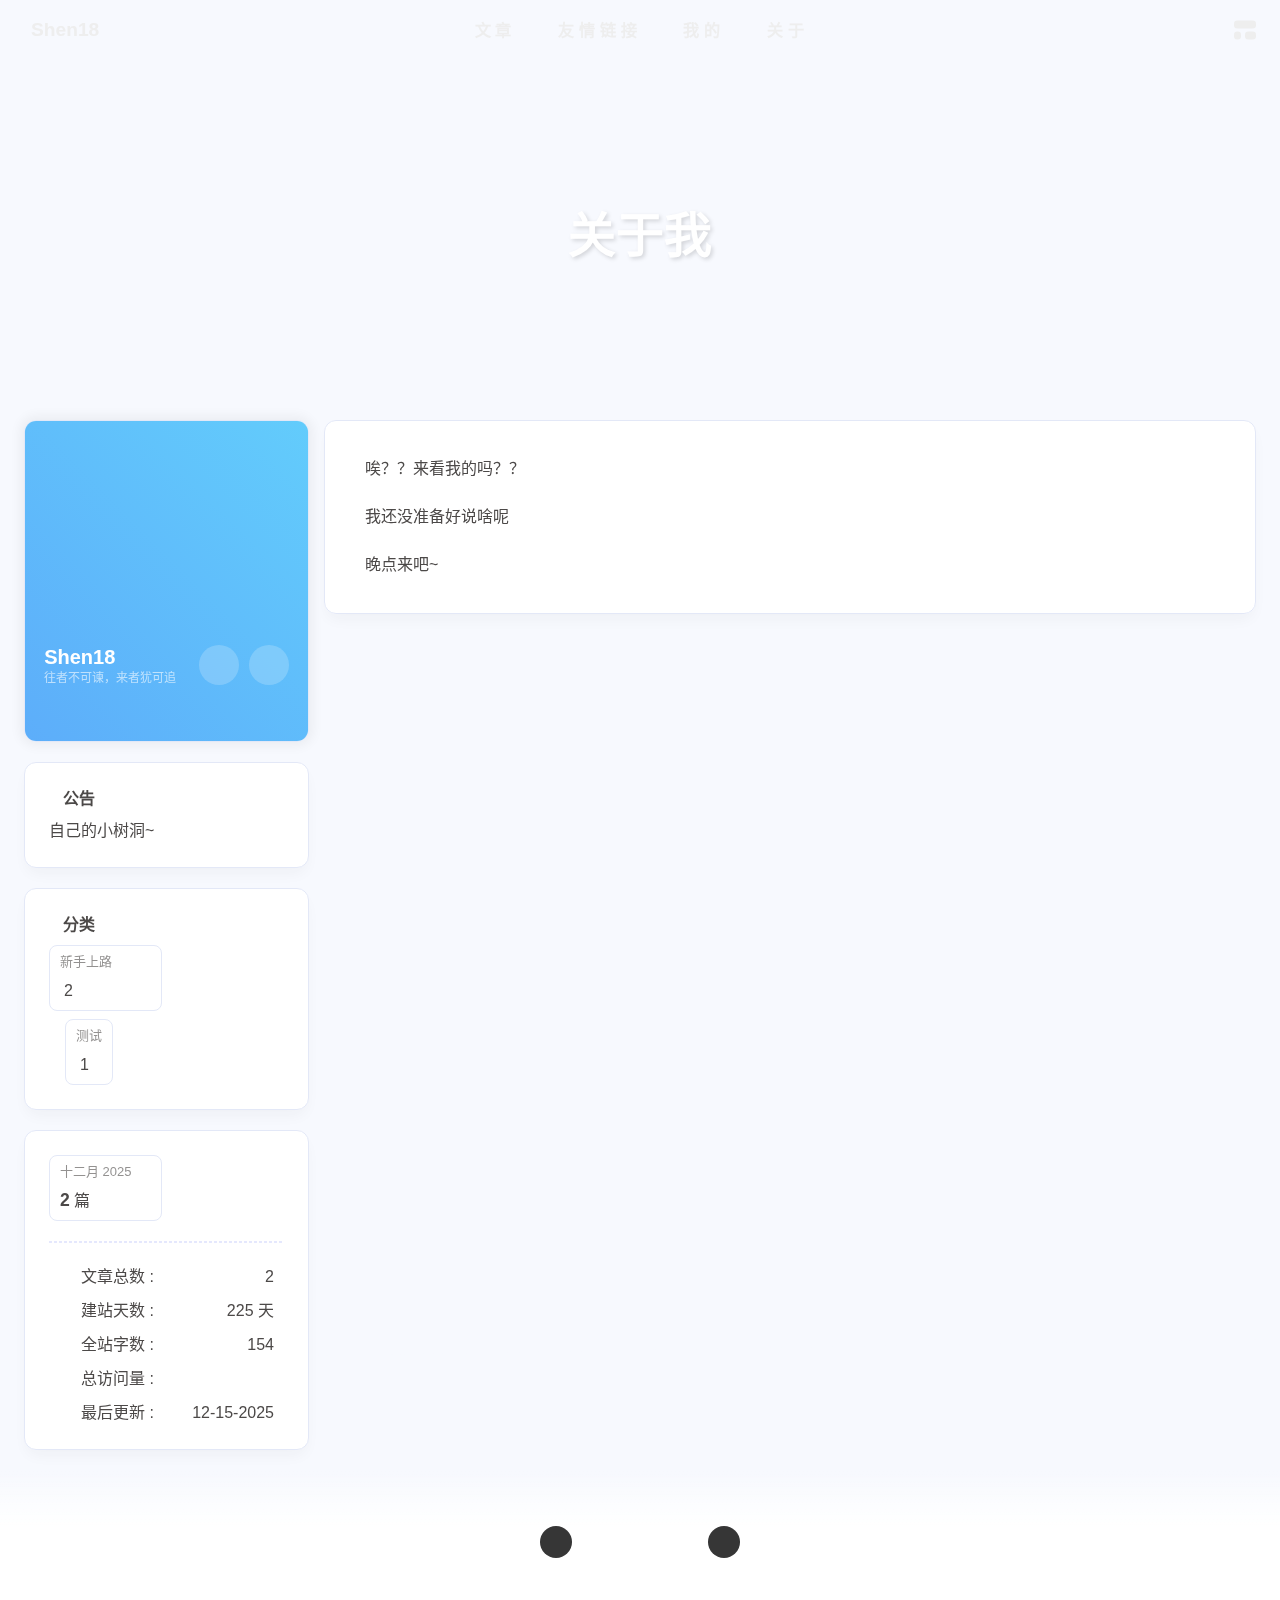
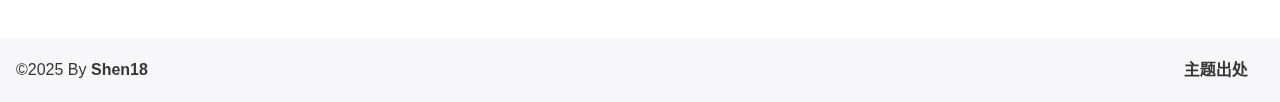
<file: about/index.html>
<!DOCTYPE html><html lang="zh-CN" data-theme="dark"><head><meta charset="UTF-8"><meta http-equiv="X-UA-Compatible" content="IE=edge"><meta name="viewport" content="width=device-width, initial-scale=1.0, user-scalable=no"><title>关于我 | Shen18</title><meta name="keywords" content="life, blog"><meta name="author" content="Shen18"><meta name="copyright" content="Shen18"><meta name="format-detection" content="telephone=no"><meta name="theme-color" content="#18171d"><meta name="mobile-web-app-capable" content="yes"><meta name="apple-touch-fullscreen" content="yes"><meta name="apple-mobile-web-app-title" content="关于我"><meta name="application-name" content="关于我"><meta name="apple-mobile-web-app-capable" content="yes"><meta name="apple-mobile-web-app-status-bar-style" content="#18171d"><meta property="og:type" content="website"><meta property="og:title" content="关于我"><meta property="og:url" content="https://shen-18.github.io/about/index.html"><meta property="og:site_name" content="Shen18"><meta property="og:description" content="唉？？来看我的吗？？ 我还没准备好说啥呢 晚点来吧~"><meta property="og:locale" content="zh-CN"><meta property="og:image" content="https://shen-18.github.io/img/background_lucy.jpg"><meta property="article:author" content="Shen18"><meta property="article:tag" content="life, blog"><meta name="twitter:card" content="summary"><meta name="twitter:image" content="https://shen-18.github.io/img/background_lucy.jpg"><meta name="description" content="唉？？来看我的吗？？ 我还没准备好说啥呢 晚点来吧~"><link rel="shortcut icon" href="/img/Valkyrie.ico"><link rel="canonical" href="https://shen-18.github.io/about/"><link rel="preconnect" href="//cdn.cbd.int"/><link rel="preconnect" href="//static.cloudflareinsights.com"/><link rel="preconnect" href="//busuanzi.ibruce.info"/><meta name="google-site-verification" content="xxx"/><meta name="baidu-site-verification" content="code-xxx"/><meta name="msvalidate.01" content="xxx"/><link rel="stylesheet" href="/css/index.css"><link rel="stylesheet" href="https://cdn.cbd.int/node-snackbar@0.1.16/dist/snackbar.min.css" media="print" onload="this.media='all'"><link rel="stylesheet" href="https://cdn.cbd.int/@fancyapps/ui@6.1.6/dist/fancybox/fancybox.css" media="print" onload="this.media='all'"><script defer="defer" data-pjax="data-pjax" src="https://static.cloudflareinsights.com/beacon.min.js" data-cf-beacon="{&quot;token&quot;: &quot;52495c33b7494bd7b77349128e5e2a3d&quot;}"></script><script>const GLOBAL_CONFIG = {
  linkPageTop: undefined,
  peoplecanvas: undefined,
  postHeadAiDescription: {"enable":true,"gptName":"AnZhiYu","mode":"local","switchBtn":false,"btnLink":"https://afdian.net/item/886a79d4db6711eda42a52540025c377","randomNum":3,"basicWordCount":1000,"key":"xxxx","Referer":"https://xx.xx/"},
  diytitle: undefined,
  LA51: undefined,
  greetingBox: {"enable":true,"default":"晚上好👋","list":[{"greeting":"晚安😴","startTime":0,"endTime":5},{"greeting":"早上好鸭👋, 祝你一天好心情！","startTime":6,"endTime":9},{"greeting":"上午好👋, 状态很好，鼓励一下～","startTime":10,"endTime":10},{"greeting":"11点多啦, 在坚持一下就吃饭啦～","startTime":11,"endTime":11},{"greeting":"午安👋, 宝贝","startTime":12,"endTime":14},{"greeting":"🌈充实的一天辛苦啦！","startTime":14,"endTime":18},{"greeting":"19点喽, 奖励一顿丰盛的大餐吧🍔。","startTime":19,"endTime":19},{"greeting":"晚上好👋, 在属于自己的时间好好放松😌~","startTime":20,"endTime":24}]},
  twikooEnvId: '',
  commentBarrageConfig:undefined,
  music_page_default: "nav_music",
  root: '/',
  preloader: {"source":3},
  friends_vue_info: undefined,
  navMusic: true,
  mainTone: undefined,
  authorStatus: undefined,
  algolia: undefined,
  localSearch: {"path":"/search.xml","preload":true,"languages":{"hits_empty":"找不到您查询的内容：${query}"}},
  translate: {"defaultEncoding":2,"translateDelay":0,"msgToTraditionalChinese":"繁","msgToSimplifiedChinese":"简","rightMenuMsgToTraditionalChinese":"转为繁体","rightMenuMsgToSimplifiedChinese":"转为简体"},
  noticeOutdate: undefined,
  highlight: {"plugin":"highlight.js","highlightCopy":true,"highlightLang":true,"highlightHeightLimit":330},
  copy: {
    success: '复制成功',
    error: '复制错误',
    noSupport: '浏览器不支持'
  },
  relativeDate: {
    homepage: false,
    simplehomepage: true,
    post: false
  },
  runtime: '天',
  date_suffix: {
    just: '刚刚',
    min: '分钟前',
    hour: '小时前',
    day: '天前',
    month: '个月前'
  },
  copyright: {"copy":true,"copyrightEbable":false,"limitCount":50,"languages":{"author":"作者: Shen18","link":"链接: ","source":"来源: Shen18","info":"著作权归作者所有。商业转载请联系作者获得授权，非商业转载请注明出处。","copySuccess":"复制成功，复制和转载请标注本文地址"}},
  lightbox: 'fancybox',
  Snackbar: {"chs_to_cht":"你已切换为繁体","cht_to_chs":"你已切换为简体","day_to_night":"你已切换为深色模式","night_to_day":"你已切换为浅色模式","bgLight":"#425AEF","bgDark":"#1f1f1f","position":"top-center"},
  source: {
    justifiedGallery: {
      js: 'https://cdn.cbd.int/flickr-justified-gallery@2.2.0/dist/fjGallery.min.js',
      css: 'https://cdn.cbd.int/flickr-justified-gallery@2.2.0/dist/fjGallery.css'
    }
  },
  isPhotoFigcaption: false,
  islazyload: true,
  isAnchor: false,
  shortcutKey: undefined,
  autoDarkmode: true
}</script><script id="config-diff">var GLOBAL_CONFIG_SITE = {
  configTitle: 'Shen18',
  title: '关于我',
  postAI: '',
  pageFillDescription: '唉来看我的吗我还没准备好说啥呢晚点来吧',
  isPost: false,
  isHome: false,
  isHighlightShrink: false,
  isToc: false,
  postUpdate: '2025-12-15 16:51:56',
  postMainColor: '',
}</script><noscript><style type="text/css">
  #nav {
    opacity: 1
  }
  .justified-gallery img {
    opacity: 1
  }

  #recent-posts time,
  #post-meta time {
    display: inline !important
  }
</style></noscript><script>(win=>{
      win.saveToLocal = {
        set: (key, value, ttl) => {
          if (ttl === 0) return
          const now = Date.now()
          const expiry = now + ttl * 86400000
          const item = {
            value,
            expiry
          }
          localStorage.setItem(key, JSON.stringify(item))
        },
      
        get: key => {
          const itemStr = localStorage.getItem(key)
      
          if (!itemStr) {
            return undefined
          }
          const item = JSON.parse(itemStr)
          const now = Date.now()
      
          if (now > item.expiry) {
            localStorage.removeItem(key)
            return undefined
          }
          return item.value
        }
      }
    
      win.getScript = (url, attr = {}) => new Promise((resolve, reject) => {
        const script = document.createElement('script')
        script.src = url
        script.async = true
        script.onerror = reject
        script.onload = script.onreadystatechange = function() {
          const loadState = this.readyState
          if (loadState && loadState !== 'loaded' && loadState !== 'complete') return
          script.onload = script.onreadystatechange = null
          resolve()
        }

        Object.keys(attr).forEach(key => {
          script.setAttribute(key, attr[key])
        })

        document.head.appendChild(script)
      })
    
      win.getCSS = (url, id = false) => new Promise((resolve, reject) => {
        const link = document.createElement('link')
        link.rel = 'stylesheet'
        link.href = url
        if (id) link.id = id
        link.onerror = reject
        link.onload = link.onreadystatechange = function() {
          const loadState = this.readyState
          if (loadState && loadState !== 'loaded' && loadState !== 'complete') return
          link.onload = link.onreadystatechange = null
          resolve()
        }
        document.head.appendChild(link)
      })
    
      win.activateDarkMode = () => {
        document.documentElement.setAttribute('data-theme', 'dark')
        if (document.querySelector('meta[name="theme-color"]') !== null) {
          document.querySelector('meta[name="theme-color"]').setAttribute('content', '#18171d')
        }
      }
      win.activateLightMode = () => {
        document.documentElement.setAttribute('data-theme', 'light')
        if (document.querySelector('meta[name="theme-color"]') !== null) {
          document.querySelector('meta[name="theme-color"]').setAttribute('content', '#f7f9fe')
        }
      }
      const t = saveToLocal.get('theme')
    
          const isDarkMode = window.matchMedia('(prefers-color-scheme: dark)').matches
          const isLightMode = window.matchMedia('(prefers-color-scheme: light)').matches
          const isNotSpecified = window.matchMedia('(prefers-color-scheme: no-preference)').matches
          const hasNoSupport = !isDarkMode && !isLightMode && !isNotSpecified

          if (t === undefined) {
            if (isLightMode) activateLightMode()
            else if (isDarkMode) activateDarkMode()
            else if (isNotSpecified || hasNoSupport) {
              const now = new Date()
              const hour = now.getHours()
              const isNight = hour <= 6 || hour >= 18
              isNight ? activateDarkMode() : activateLightMode()
            }
            window.matchMedia('(prefers-color-scheme: dark)').addListener(e => {
              if (saveToLocal.get('theme') === undefined) {
                e.matches ? activateDarkMode() : activateLightMode()
              }
            })
          } else if (t === 'light') activateLightMode()
          else activateDarkMode()
        
      const asideStatus = saveToLocal.get('aside-status')
      if (asideStatus !== undefined) {
        if (asideStatus === 'hide') {
          document.documentElement.classList.add('hide-aside')
        } else {
          document.documentElement.classList.remove('hide-aside')
        }
      }
    
      const detectApple = () => {
        if(/iPad|iPhone|iPod|Macintosh/.test(navigator.userAgent)){
          document.documentElement.classList.add('apple')
        }
      }
      detectApple()
    })(window)</script><meta name="generator" content="Hexo 8.1.1"></head><body data-type="anzhiyu"><div id="web_bg"></div><div id="an_music_bg"></div><div id="loading-box" onclick="document.getElementById(&quot;loading-box&quot;).classList.add(&quot;loaded&quot;)"><div class="loading-bg"><img class="loading-img nolazyload" alt="加载头像" src="/img/Valkyrie.jpg"/><div class="loading-image-dot"></div></div></div><script>const preloader = {
  endLoading: () => {
    document.getElementById('loading-box').classList.add("loaded");
  },
  initLoading: () => {
    document.getElementById('loading-box').classList.remove("loaded")
  }
}
window.addEventListener('load',()=> { preloader.endLoading() })
setTimeout(function(){preloader.endLoading();},10000)

if (true) {
  document.addEventListener('pjax:send', () => { preloader.initLoading() })
  document.addEventListener('pjax:complete', () => { preloader.endLoading() })
}</script><link rel="stylesheet" href="https://cdn.cbd.int/anzhiyu-theme-static@1.1.10/progress_bar/progress_bar.css"/><script async="async" src="https://cdn.cbd.int/pace-js@1.2.4/pace.min.js" data-pace-options="{ &quot;restartOnRequestAfter&quot;:false,&quot;eventLag&quot;:false}"></script><div class="page" id="body-wrap"><header class="not-home-page" id="page-header"><nav id="nav"><div id="nav-group"><span id="blog_name"><a id="site-name" href="/" accesskey="h"><div class="title">Shen18</div><i class="anzhiyufont anzhiyu-icon-house-chimney"></i></a></span><div class="mask-name-container"><div id="name-container"><a id="page-name" href="javascript:anzhiyu.scrollToDest(0, 500)">PAGE_NAME</a></div></div><div id="menus"><div class="menus_items"><div class="menus_item"><a class="site-page" href="javascript:void(0);"><span> 文章</span></a><ul class="menus_item_child"><li><a class="site-page child faa-parent animated-hover" href="/archives/"><i class="anzhiyufont anzhiyu-icon-box-archive faa-tada" style="font-size: 0.9em;"></i><span> 时间线</span></a></li><li><a class="site-page child faa-parent animated-hover" href="/categories/"><i class="anzhiyufont anzhiyu-icon-shapes faa-tada" style="font-size: 0.9em;"></i><span> 分类</span></a></li><li><a class="site-page child faa-parent animated-hover" href="/tags/"><i class="anzhiyufont anzhiyu-icon-tags faa-tada" style="font-size: 0.9em;"></i><span> 标签</span></a></li></ul></div><div class="menus_item"><a class="site-page" href="javascript:void(0);"><span> 友情链接</span></a><ul class="menus_item_child"><li><a class="site-page child faa-parent animated-hover" href="/link/"><i class="anzhiyufont anzhiyu-icon-link faa-tada" style="font-size: 0.9em;"></i><span> 友链</span></a></li></ul></div><div class="menus_item"><a class="site-page" href="javascript:void(0);"><span> 我的</span></a><ul class="menus_item_child"><li><a class="site-page child faa-parent animated-hover" href="/album/"><i class="anzhiyufont anzhiyu-icon-images faa-tada" style="font-size: 0.9em;"></i><span> 相册集</span></a></li></ul></div><div class="menus_item"><a class="site-page" href="javascript:void(0);"><span> 关于</span></a><ul class="menus_item_child"><li><a class="site-page child faa-parent animated-hover" href="/about/"><i class="anzhiyufont anzhiyu-icon-paper-plane faa-tada" style="font-size: 0.9em;"></i><span> 关于本人</span></a></li><li><a class="site-page child faa-parent animated-hover" href="/essay/"><i class="anzhiyufont anzhiyu-icon-lightbulb faa-tada" style="font-size: 0.9em;"></i><span> 闲言碎语</span></a></li></ul></div></div></div><div id="nav-right"><div class="nav-button" id="randomPost_button"><a class="site-page" onclick="toRandomPost()" title="随机前往一个文章" href="javascript:void(0);"><i class="anzhiyufont anzhiyu-icon-dice"></i></a></div><div class="nav-button" id="search-button"><a class="site-page social-icon search" href="javascript:void(0);" title="搜索🔍" accesskey="s"><i class="anzhiyufont anzhiyu-icon-magnifying-glass"></i><span> 搜索</span></a></div><input id="center-console" type="checkbox"/><label class="widget" for="center-console" title="中控台" onclick="anzhiyu.switchConsole();"><i class="left"></i><i class="widget center"></i><i class="widget right"></i></label><div id="console"><div class="console-card-group-reward"><ul class="reward-all console-card"><li class="reward-item"><a href="https://npm.elemecdn.com/anzhiyu-blog@1.1.6/img/post/common/qrcode-weichat.png" target="_blank"><img class="post-qr-code-img" alt="微信" src= "[data-uri]" onerror="this.onerror=null,this.src=&quot;/img/404.jpg&quot;" data-lazy-src="https://npm.elemecdn.com/anzhiyu-blog@1.1.6/img/post/common/qrcode-weichat.png"/></a><div class="post-qr-code-desc">微信</div></li><li class="reward-item"><a href="https://npm.elemecdn.com/anzhiyu-blog@1.1.6/img/post/common/qrcode-alipay.png" target="_blank"><img class="post-qr-code-img" alt="支付宝" src= "[data-uri]" onerror="this.onerror=null,this.src=&quot;/img/404.jpg&quot;" data-lazy-src="https://npm.elemecdn.com/anzhiyu-blog@1.1.6/img/post/common/qrcode-alipay.png"/></a><div class="post-qr-code-desc">支付宝</div></li></ul></div><div class="console-card-group"><div class="console-card-group-left"><div class="console-card" id="card-newest-comments"><div class="card-content"><div class="author-content-item-tips">互动</div><span class="author-content-item-title"> 最新评论</span></div><div class="aside-list"><span>正在加载中...</span></div></div></div><div class="console-card-group-right"><div class="console-card tags"><div class="card-content"><div class="author-content-item-tips">兴趣点</div><span class="author-content-item-title">寻找你感兴趣的领域</span><div class="card-tags"><div class="item-headline"></div><div class="card-tag-cloud"><a href="/tags/post/" style="font-size: 1.05rem;">post<sup>1</sup></a></div></div><hr/></div></div><div class="console-card history"><div class="item-headline"><i class="anzhiyufont anzhiyu-icon-box-archiv"></i><span>文章</span></div><div class="card-archives"><div class="item-headline"><i class="anzhiyufont anzhiyu-icon-archive"></i><span>归档</span></div><ul class="card-archive-list"><li class="card-archive-list-item"><a class="card-archive-list-link" href="/archives/2025/12/"><span class="card-archive-list-date">十二月 2025</span><div class="card-archive-list-count-group"><span class="card-archive-list-count">2</span><span>篇</span></div></a></li></ul></div><hr/></div></div></div><div class="button-group"><div class="console-btn-item"><a class="darkmode_switchbutton" title="显示模式切换" href="javascript:void(0);"><i class="anzhiyufont anzhiyu-icon-moon"></i></a></div><div class="console-btn-item" id="consoleHideAside" onclick="anzhiyu.hideAsideBtn()" title="边栏显示控制"><a class="asideSwitch"><i class="anzhiyufont anzhiyu-icon-arrows-left-right"></i></a></div><div class="console-btn-item" id="consoleMusic" onclick="anzhiyu.musicToggle()" title="音乐开关"><a class="music-switch"><i class="anzhiyufont anzhiyu-icon-music"></i></a></div></div><div class="console-mask" onclick="anzhiyu.hideConsole()" href="javascript:void(0);"></div></div><div class="nav-button" id="nav-totop"><a class="totopbtn" href="javascript:void(0);"><i class="anzhiyufont anzhiyu-icon-arrow-up"></i><span id="percent" onclick="anzhiyu.scrollToDest(0,500)">0</span></a></div><div id="toggle-menu"><a class="site-page" href="javascript:void(0);" title="切换"><i class="anzhiyufont anzhiyu-icon-bars"></i></a></div></div></div></nav><div id="page-site-info"><h1 id="site-title">关于我</h1></div></header><main id="blog-container"><div class="layout" id="content-inner"><div id="page"><div id="article-container"><p>唉？？来看我的吗？？</p>
<p>我还没准备好说啥呢</p>
<p>晚点来吧~</p>
</div></div><div class="aside-content" id="aside-content"><div class="card-widget card-info"><div class="card-content"><div class="author-info-avatar"><img class="avatar-img" src= "[data-uri]" onerror="this.onerror=null,this.src=&quot;/img/404.jpg&quot;" data-lazy-src="/img/Valkyrie.jpg" onerror="this.onerror=null;this.src='/img/friend_404.gif'" alt="avatar"/></div><div class="author-info__description"><div style="line-height:1.38;margin:0.6rem 0;text-align:justify;color:rgba(255, 255, 255, 0.8);">分享自己的<b style="color:#fff">碎碎念</b>和<b style="color:#fff">乱七八糟的东西</b>，希望你能找到自己所想要的。</div></div><div class="author-info__bottom-group"><a class="author-info__bottom-group-left" href="/about/"><h1 class="author-info__name">Shen18</h1><div class="author-info__desc">往者不可谏，来者犹可追</div></a><div class="card-info-social-icons is-center"><a class="social-icon faa-parent animated-hover" href="https://github.com/Shen-18" target="_blank" title="Github"><i class="anzhiyufont anzhiyu-icon-github"></i></a><a class="social-icon faa-parent animated-hover" href="mailto:Shen18&lt;Yushen0718@outlook.com&gt;" target="_blank" title="邮箱"><i class="anzhiyufont anzhiyu-icon-envelope"></i></a></div></div></div></div><div class="card-widget card-announcement"><div class="item-headline"><i class="anzhiyufont anzhiyu-icon-bullhorn anzhiyu-shake"></i><span>公告</span></div><div class="announcement_content">自己的小树洞~</div></div><div class="card-widget card-categories"><div class="item-headline">
            <i class="anzhiyufont anzhiyu-icon-folder-open"></i>
            <span>分类</span>
            
            </div>
            <ul class="card-category-list" id="aside-cat-list">
            <li class="card-category-list-item "><a class="card-category-list-link" href="/categories/%E6%96%B0%E6%89%8B%E4%B8%8A%E8%B7%AF/"><span class="card-category-list-name">新手上路</span><span class="card-category-list-count">2</span></a><ul class="card-category-list child"><li class="card-category-list-item "><a class="card-category-list-link" href="/categories/%E6%96%B0%E6%89%8B%E4%B8%8A%E8%B7%AF/%E6%B5%8B%E8%AF%95/"><span class="card-category-list-name">测试</span><span class="card-category-list-count">1</span></a></li></ul></li>
            </ul></div><div class="sticky_layout"><div class="card-widget"><div class="card-archives"><div class="item-headline"><i class="anzhiyufont anzhiyu-icon-archive"></i><span>归档</span></div><ul class="card-archive-list"><li class="card-archive-list-item"><a class="card-archive-list-link" href="/archives/2025/12/"><span class="card-archive-list-date">十二月 2025</span><div class="card-archive-list-count-group"><span class="card-archive-list-count">2</span><span>篇</span></div></a></li></ul></div><hr/><div class="card-webinfo"><div class="item-headline"><i class="anzhiyufont anzhiyu-icon-chart-line"></i><span>网站资讯</span></div><div class="webinfo"><div class="webinfo-item"><div class="webinfo-item-title"><i class="anzhiyufont anzhiyu-icon-file-lines"></i><div class="item-name">文章总数 :</div></div><div class="item-count">2</div></div><div class="webinfo-item"><div class="webinfo-item-title"><i class="anzhiyufont anzhiyu-icon-stopwatch"></i><div class="item-name">建站天数 :</div></div><div class="item-count" id="runtimeshow" data-publishDate="2025-12-13T10:00:00.000Z"><i class="anzhiyufont anzhiyu-icon-spinner anzhiyu-spin"></i></div></div><div class="webinfo-item"><div class="webinfo-item-title"><i class="anzhiyufont anzhiyu-icon-font"></i><div class="item-name">全站字数 :</div></div><div class="item-count">154</div></div><div class="webinfo-item"><div class="webinfo-item-title"><i class="anzhiyufont anzhiyu-icon-square-poll-vertical"></i><div class="item-name">总访问量 :</div></div><div class="item-count" id="busuanzi_value_site_pv"><i class="anzhiyufont anzhiyu-icon-spinner anzhiyu-spin"></i></div></div><div class="webinfo-item"><div class="webinfo-item-title"><i class="anzhiyufont anzhiyu-icon-hourglass-start"></i><div class="item-name">最后更新 :</div></div><div class="item-count" id="last-push-date" data-lastPushDate="2025-12-15T09:10:44.455Z"><i class="anzhiyufont anzhiyu-icon-spinner anzhiyu-spin"></i></div></div></div></div></div></div></div></div></main><footer id="footer"><div id="footer-wrap"><div id="footer_deal"><a class="deal_link" href="mailto:Shen18&lt;Yushen0718@outlook.com&gt;" title="email"><i class="anzhiyufont anzhiyu-icon-envelope"></i></a><img class="footer_mini_logo" title="返回顶部" alt="返回顶部" onclick="anzhiyu.scrollToDest(0, 500)" src= "[data-uri]" onerror="this.onerror=null,this.src=&quot;/img/404.jpg&quot;" data-lazy-src="img/Valkyrie.jpg" size="50px"/><a class="deal_link" target="_blank" rel="noopener" href="https://github.com/Shen-18" title="Github"><i class="anzhiyufont anzhiyu-icon-github"></i></a></div><div id="workboard"><div id="runtimeTextTip"></div></div><p id="ghbdages"><a class="github-badge" target="_blank" href="https://hexo.io/" style="margin-inline:5px" data-title="博客框架为Hexo_v8.1.0" title="博客框架为Hexo_v8.1.0"><img src= "[data-uri]" onerror="this.onerror=null,this.src=&quot;/img/404.jpg&quot;" data-lazy-src="https://npm.elemecdn.com/anzhiyu-blog@2.1.5/img/badge/Frame-Hexo.svg" alt="博客框架为Hexo_v8.1.0"/></a><a class="github-badge" target="_blank" href="https://hexo.anheyu.com/" style="margin-inline:5px" data-title="本站使用AnZhiYu主题" title="本站使用AnZhiYu主题"><img src= "[data-uri]" onerror="this.onerror=null,this.src=&quot;/img/404.jpg&quot;" data-lazy-src="https://npm.elemecdn.com/anzhiyu-theme-static@1.0.9/img/Theme-AnZhiYu-2E67D3.svg" alt="本站使用AnZhiYu主题"/></a><a class="github-badge" target="_blank" href="https://www.Cloudflare.com/" style="margin-inline:5px" data-title="本站使用Cloudflare为静态资源提供CDN加速" title="本站使用Cloudflare为静态资源提供CDN加速"><img src= "[data-uri]" onerror="this.onerror=null,this.src=&quot;/img/404.jpg&quot;" data-lazy-src="https://img.shields.io/badge/CDN-Cloudflare-blue" alt="本站使用Cloudflare为静态资源提供CDN加速"/></a><a class="github-badge" target="_blank" href="https://github.com/" style="margin-inline:5px" data-title="本站项目由Github托管" title="本站项目由Github托管"><img src= "[data-uri]" onerror="this.onerror=null,this.src=&quot;/img/404.jpg&quot;" data-lazy-src="https://npm.elemecdn.com/anzhiyu-blog@2.1.5/img/badge/Source-Github.svg" alt="本站项目由Github托管"/></a></p></div><div id="footer-bar"><div class="footer-bar-links"><div class="footer-bar-left"><div id="footer-bar-tips"><div class="copyright">&copy;2025 By <a class="footer-bar-link" href="/" title="Shen18" target="_blank">Shen18</a></div></div><div id="footer-type-tips"></div><div class="js-pjax"><script>function subtitleType () {
  fetch('https://v1.hitokoto.cn')
    .then(response => response.json())
    .then(data => {
      if (true) {
        const from = '出自 ' + data.from
        const sub = "往者不可谏&#44;来者犹可追"
        sub.unshift(data.hitokoto, from)
        window.typed = new Typed('#footer-type-tips', {
          strings: sub,
          startDelay: 300,
          typeSpeed: 50,
          loop: true,
          backSpeed: 50,
        })
      } else {
        document.getElementById('footer-type-tips').innerHTML = data.hitokoto
      }
    })
}

if (true) {
  if (typeof Typed === 'function') {
    subtitleType()
  } else {
    getScript('https://cdn.cbd.int/typed.js@2.1.0/dist/typed.umd.js').then(subtitleType)
  }
} else {
  subtitleType()
}
</script></div></div><div class="footer-bar-right"><a class="footer-bar-link" target="_blank" rel="noopener" href="https://github.com/anzhiyu-c/hexo-theme-anzhiyu" title="主题出处">主题出处</a></div></div></div></footer></div><div id="sidebar"><div id="menu-mask"></div><div id="sidebar-menus"><div class="sidebar-site-data site-data is-center"><a href="/archives/" title="archive"><div class="headline">文章</div><div class="length-num">2</div></a><a href="/tags/" title="tag"><div class="headline">标签</div><div class="length-num">1</div></a><a href="/categories/" title="category"><div class="headline">分类</div><div class="length-num">2</div></a></div><span class="sidebar-menu-item-title">功能</span><div class="sidebar-menu-item"><a class="darkmode_switchbutton menu-child" href="javascript:void(0);" title="显示模式"><i class="anzhiyufont anzhiyu-icon-circle-half-stroke"></i><span>显示模式</span></a></div><div class="back-menu-list-groups"><div class="back-menu-list-group"><div class="back-menu-list-title">网页</div><div class="back-menu-list"><a class="back-menu-item" target="_blank" rel="noopener" href="https://hexo.anheyu.com/" title="博客"><img class="back-menu-item-icon" src= "[data-uri]" onerror="this.onerror=null,this.src=&quot;/img/404.jpg&quot;" data-lazy-src="/img/favicon.ico" alt="博客"/><span class="back-menu-item-text">博客</span></a></div></div><div class="back-menu-list-group"><div class="back-menu-list-title">项目</div><div class="back-menu-list"><a class="back-menu-item" target="_blank" rel="noopener" href="https://image.anheyu.com/" title="安知鱼图床"><img class="back-menu-item-icon" src= "[data-uri]" onerror="this.onerror=null,this.src=&quot;/img/404.jpg&quot;" data-lazy-src="https://image.anheyu.com/favicon.ico" alt="安知鱼图床"/><span class="back-menu-item-text">安知鱼图床</span></a></div></div></div><div class="menus_items"><div class="menus_item"><a class="site-page" href="javascript:void(0);"><span> 文章</span></a><ul class="menus_item_child"><li><a class="site-page child faa-parent animated-hover" href="/archives/"><i class="anzhiyufont anzhiyu-icon-box-archive faa-tada" style="font-size: 0.9em;"></i><span> 时间线</span></a></li><li><a class="site-page child faa-parent animated-hover" href="/categories/"><i class="anzhiyufont anzhiyu-icon-shapes faa-tada" style="font-size: 0.9em;"></i><span> 分类</span></a></li><li><a class="site-page child faa-parent animated-hover" href="/tags/"><i class="anzhiyufont anzhiyu-icon-tags faa-tada" style="font-size: 0.9em;"></i><span> 标签</span></a></li></ul></div><div class="menus_item"><a class="site-page" href="javascript:void(0);"><span> 友情链接</span></a><ul class="menus_item_child"><li><a class="site-page child faa-parent animated-hover" href="/link/"><i class="anzhiyufont anzhiyu-icon-link faa-tada" style="font-size: 0.9em;"></i><span> 友链</span></a></li></ul></div><div class="menus_item"><a class="site-page" href="javascript:void(0);"><span> 我的</span></a><ul class="menus_item_child"><li><a class="site-page child faa-parent animated-hover" href="/album/"><i class="anzhiyufont anzhiyu-icon-images faa-tada" style="font-size: 0.9em;"></i><span> 相册集</span></a></li></ul></div><div class="menus_item"><a class="site-page" href="javascript:void(0);"><span> 关于</span></a><ul class="menus_item_child"><li><a class="site-page child faa-parent animated-hover" href="/about/"><i class="anzhiyufont anzhiyu-icon-paper-plane faa-tada" style="font-size: 0.9em;"></i><span> 关于本人</span></a></li><li><a class="site-page child faa-parent animated-hover" href="/essay/"><i class="anzhiyufont anzhiyu-icon-lightbulb faa-tada" style="font-size: 0.9em;"></i><span> 闲言碎语</span></a></li></ul></div></div><span class="sidebar-menu-item-title">标签</span></div></div><div id="rightside"><div id="rightside-config-hide"><button id="translateLink" type="button" title="简繁转换">繁</button><button id="darkmode" type="button" title="浅色和深色模式转换"><i class="anzhiyufont anzhiyu-icon-circle-half-stroke"></i></button><button id="hide-aside-btn" type="button" title="单栏和双栏切换"><i class="anzhiyufont anzhiyu-icon-arrows-left-right"></i></button></div><div id="rightside-config-show"><button id="rightside-config" type="button" title="设置"><i class="anzhiyufont anzhiyu-icon-gear"></i></button><button id="go-up" type="button" title="回到顶部"><i class="anzhiyufont anzhiyu-icon-arrow-up"></i></button></div></div><div id="nav-music"><a id="nav-music-hoverTips" onclick="anzhiyu.musicToggle()" accesskey="m">播放音乐</a><div id="console-music-bg"></div><meting-js id="8152976493" server="netease" type="playlist" mutex="true" preload="none" theme="var(--anzhiyu-main)" data-lrctype="0" order="random" volume="0.7"></meting-js></div><div id="local-search"><div class="search-dialog"><nav class="search-nav"><span class="search-dialog-title">搜索</span><span id="loading-status"></span><button class="search-close-button"><i class="anzhiyufont anzhiyu-icon-xmark"></i></button></nav><div class="is-center" id="loading-database"><i class="anzhiyufont anzhiyu-icon-spinner anzhiyu-pulse-icon"></i><span>  数据库加载中</span></div><div class="search-wrap"><div id="local-search-input"><div class="local-search-box"><input class="local-search-box--input" placeholder="搜索文章" type="text"/></div></div><hr/><div id="local-search-results"></div></div></div><div id="search-mask"></div></div><div id="rightMenu"><div class="rightMenu-group rightMenu-small"><div class="rightMenu-item" id="menu-backward"><i class="anzhiyufont anzhiyu-icon-arrow-left"></i></div><div class="rightMenu-item" id="menu-forward"><i class="anzhiyufont anzhiyu-icon-arrow-right"></i></div><div class="rightMenu-item" id="menu-refresh"><i class="anzhiyufont anzhiyu-icon-arrow-rotate-right" style="font-size: 1rem;"></i></div><div class="rightMenu-item" id="menu-top"><i class="anzhiyufont anzhiyu-icon-arrow-up"></i></div></div><div class="rightMenu-group rightMenu-line rightMenuPlugin"><div class="rightMenu-item" id="menu-copytext"><i class="anzhiyufont anzhiyu-icon-copy"></i><span>复制选中文本</span></div><div class="rightMenu-item" id="menu-pastetext"><i class="anzhiyufont anzhiyu-icon-paste"></i><span>粘贴文本</span></div><a class="rightMenu-item" id="menu-commenttext"><i class="anzhiyufont anzhiyu-icon-comment-medical"></i><span>引用到评论</span></a><div class="rightMenu-item" id="menu-newwindow"><i class="anzhiyufont anzhiyu-icon-window-restore"></i><span>新窗口打开</span></div><div class="rightMenu-item" id="menu-copylink"><i class="anzhiyufont anzhiyu-icon-link"></i><span>复制链接地址</span></div><div class="rightMenu-item" id="menu-copyimg"><i class="anzhiyufont anzhiyu-icon-images"></i><span>复制此图片</span></div><div class="rightMenu-item" id="menu-downloadimg"><i class="anzhiyufont anzhiyu-icon-download"></i><span>下载此图片</span></div><div class="rightMenu-item" id="menu-newwindowimg"><i class="anzhiyufont anzhiyu-icon-window-restore"></i><span>新窗口打开图片</span></div><div class="rightMenu-item" id="menu-search"><i class="anzhiyufont anzhiyu-icon-magnifying-glass"></i><span>站内搜索</span></div><div class="rightMenu-item" id="menu-searchBaidu"><i class="anzhiyufont anzhiyu-icon-magnifying-glass"></i><span>百度搜索</span></div><div class="rightMenu-item" id="menu-music-toggle"><i class="anzhiyufont anzhiyu-icon-play"></i><span>播放音乐</span></div><div class="rightMenu-item" id="menu-music-back"><i class="anzhiyufont anzhiyu-icon-backward"></i><span>切换到上一首</span></div><div class="rightMenu-item" id="menu-music-forward"><i class="anzhiyufont anzhiyu-icon-forward"></i><span>切换到下一首</span></div><div class="rightMenu-item" id="menu-music-playlist" onclick="window.open(&quot;https://y.qq.com/n/ryqq/playlist/8802438608&quot;, &quot;_blank&quot;);" style="display: none;"><i class="anzhiyufont anzhiyu-icon-radio"></i><span>查看所有歌曲</span></div><div class="rightMenu-item" id="menu-music-copyMusicName"><i class="anzhiyufont anzhiyu-icon-copy"></i><span>复制歌名</span></div></div><div class="rightMenu-group rightMenu-line rightMenuOther"><a class="rightMenu-item menu-link" id="menu-randomPost"><i class="anzhiyufont anzhiyu-icon-shuffle"></i><span>随便逛逛</span></a><a class="rightMenu-item menu-link" href="/categories/"><i class="anzhiyufont anzhiyu-icon-cube"></i><span>博客分类</span></a><a class="rightMenu-item menu-link" href="/tags/"><i class="anzhiyufont anzhiyu-icon-tags"></i><span>文章标签</span></a></div><div class="rightMenu-group rightMenu-line rightMenuOther"><a class="rightMenu-item" id="menu-copy" href="javascript:void(0);"><i class="anzhiyufont anzhiyu-icon-copy"></i><span>复制地址</span></a><a class="rightMenu-item" id="menu-commentBarrage" href="javascript:void(0);"><i class="anzhiyufont anzhiyu-icon-message"></i><span class="menu-commentBarrage-text">关闭热评</span></a><a class="rightMenu-item" id="menu-darkmode" href="javascript:void(0);"><i class="anzhiyufont anzhiyu-icon-circle-half-stroke"></i><span class="menu-darkmode-text">深色模式</span></a><a class="rightMenu-item" id="menu-translate" href="javascript:void(0);"><i class="anzhiyufont anzhiyu-icon-language"></i><span>轉為繁體</span></a></div></div><div id="rightmenu-mask"></div><div><script src="/js/utils.js"></script><script src="/js/main.js"></script><script src="/js/tw_cn.js"></script><script src="https://cdn.cbd.int/@fancyapps/ui@6.1.6/dist/fancybox/fancybox.umd.js"></script><script src="https://cdn.cbd.int/instant.page@5.2.0/instantpage.js" type="module"></script><script src="https://cdn.cbd.int/vanilla-lazyload@19.1.3/dist/lazyload.iife.min.js"></script><script src="https://cdn.cbd.int/node-snackbar@0.1.16/dist/snackbar.min.js"></script><canvas id="universe"></canvas><script async src="https://npm.elemecdn.com/anzhiyu-theme-static@1.0.0/dark/dark.js"></script><script>// 消除控制台打印
var HoldLog = console.log;
console.log = function () {};
let now1 = new Date();
queueMicrotask(() => {
  const Log = function () {
    HoldLog.apply(console, arguments);
  }; //在恢复前输出日志
  const grt = new Date("12/13/2025 18:00:00"); //此处修改你的建站时间或者网站上线时间
  now1.setTime(now1.getTime() + 250);
  const days = (now1 - grt) / 1000 / 60 / 60 / 24;
  const dnum = Math.floor(days);
  const ascll = [
    `欢迎使用安知鱼!`,
    `生活明朗, 万物可爱`,
    `
        
       █████╗ ███╗   ██╗███████╗██╗  ██╗██╗██╗   ██╗██╗   ██╗
      ██╔══██╗████╗  ██║╚══███╔╝██║  ██║██║╚██╗ ██╔╝██║   ██║
      ███████║██╔██╗ ██║  ███╔╝ ███████║██║ ╚████╔╝ ██║   ██║
      ██╔══██║██║╚██╗██║ ███╔╝  ██╔══██║██║  ╚██╔╝  ██║   ██║
      ██║  ██║██║ ╚████║███████╗██║  ██║██║   ██║   ╚██████╔╝
      ╚═╝  ╚═╝╚═╝  ╚═══╝╚══════╝╚═╝  ╚═╝╚═╝   ╚═╝    ╚═════╝
        
        `,
    "已上线",
    dnum,
    "天",
    "©2025 By 安知鱼 V1.7.0",
  ];
  const ascll2 = [`NCC2-036`, `调用前置摄像头拍照成功，识别为【小笨蛋】.`, `Photo captured: `, `🤪`];

  setTimeout(
    Log.bind(
      console,
      `\n%c${ascll[0]} %c ${ascll[1]} %c ${ascll[2]} %c${ascll[3]}%c ${ascll[4]}%c ${ascll[5]}\n\n%c ${ascll[6]}\n`,
      "color:#425AEF",
      "",
      "color:#425AEF",
      "color:#425AEF",
      "",
      "color:#425AEF",
      ""
    )
  );
  setTimeout(
    Log.bind(
      console,
      `%c ${ascll2[0]} %c ${ascll2[1]} %c \n${ascll2[2]} %c\n${ascll2[3]}\n`,
      "color:white; background-color:#4fd953",
      "",
      "",
      'background:url("https://npm.elemecdn.com/anzhiyu-blog@1.1.6/img/post/common/tinggge.gif") no-repeat;font-size:450%'
    )
  );

  setTimeout(Log.bind(console, "%c WELCOME %c 你好，小笨蛋.", "color:white; background-color:#4f90d9", ""));

  setTimeout(
    console.warn.bind(
      console,
      "%c ⚡ Powered by 安知鱼 %c 你正在访问 Shen18 的博客.",
      "color:white; background-color:#f0ad4e",
      ""
    )
  );

  setTimeout(Log.bind(console, "%c W23-12 %c 你已打开控制台.", "color:white; background-color:#4f90d9", ""));

  setTimeout(
    console.warn.bind(console, "%c S013-782 %c 你现在正处于监控中.", "color:white; background-color:#d9534f", "")
  );
});</script><script async src="/anzhiyu/random.js"></script><script async="async">(function () {
  var grt = new Date("12/13/2025 18:00:00"); //设置网站上线时间
  var now = new Date();
  var dnum;
  var hnum;
  var mnum;
  var snum;
  var nowHour;

  // 计算并更新天数、小时数、分钟数和秒数
  function updateTime() {
    now = new Date(); // 更新 now 的值
    nowHour = now.getHours(); // 更新 nowHour 的值
    var days = (now - grt) / 1000 / 60 / 60 / 24;
    dnum = Math.floor(days);
    var hours = (now - grt) / 1000 / 60 / 60 - 24 * dnum;
    hnum = Math.floor(hours);
    if (String(hnum).length == 1) {
      hnum = "0" + hnum;
    }
    var minutes = (now - grt) / 1000 / 60 - 24 * 60 * dnum - 60 * hnum;
    mnum = Math.floor(minutes);
    if (String(mnum).length == 1) {
      mnum = "0" + mnum;
    }
    var seconds = (now - grt) / 1000 - 24 * 60 * 60 * dnum - 60 * 60 * hnum - 60 * mnum;
    snum = Math.round(seconds);
    if (String(snum).length == 1) {
      snum = "0" + snum;
    }
  }

  // 更新网页中显示的网站运行时间
  function updateHtml() {
    const footer = document.getElementById("footer");
    if (!footer) return
    let currentTimeHtml = "";
    if (nowHour < 18 && nowHour >= 9) {
      // 如果是上班时间，默认就是"安知鱼-上班摸鱼中.svg"图片，不需要更改
      currentTimeHtml = `本站居然运行了 ${dnum} 天<span id='runtime'> ${hnum} 小时 ${mnum} 分 ${snum} 秒 </span><i class='anzhiyufont anzhiyu-icon-heartbeat' style='color:red'></i>`;
    } else {
      // 如果是下班时间，插入"安知鱼-下班啦.svg"图片
      let img = document.querySelector("#workboard .workSituationImg");
      if (img != null) {
        img.src = "";
        img.title = "";
        img.alt = "";
      }

      currentTimeHtml = `本站居然运行了 ${dnum} 天<span id='runtime'> ${hnum} 小时 ${mnum} 分 ${snum} 秒 </span><i class='anzhiyufont anzhiyu-icon-heartbeat' style='color:red'></i>`;
    }

    if (document.getElementById("runtimeTextTip")) {
      document.getElementById("runtimeTextTip").innerHTML = currentTimeHtml;
    }
  }

  setInterval(() => {
    updateTime();
    updateHtml();
  }, 1000);
})();</script><script src="/js/search/local-search.js"></script><div class="js-pjax"><input type="hidden" name="page-type" id="page-type" value="anzhiyu"></div><script async data-pjax src="https://npm.elemecdn.com/anzhiyu-theme-static@1.0.1/bubble/bubble.js"></script><script>var visitorMail = "";
</script><script async data-pjax src="https://cdn.cbd.int/anzhiyu-theme-static@1.0.0/waterfall/waterfall.js"></script><script src="https://cdn.cbd.int/qrcodejs@1.0.0/qrcode.min.js"></script><link rel="stylesheet" href="https://cdn.cbd.int/anzhiyu-theme-static@1.1.9/icon/ali_iconfont_css.css"><link rel="stylesheet" href="https://cdn.cbd.int/anzhiyu-theme-static@1.0.0/aplayer/APlayer.min.css" media="print" onload="this.media='all'"><script src="https://cdn.cbd.int/anzhiyu-blog-static@1.0.1/js/APlayer.min.js"></script><script src="https://cdn.cbd.int/hexo-anzhiyu-music@1.0.1/assets/js/Meting2.min.js"></script><script src="https://cdn.cbd.int/pjax@0.2.8/pjax.min.js"></script><script>let pjaxSelectors = ["head > title","#config-diff","#body-wrap","#rightside-config-hide","#rightside-config-show",".js-pjax"]
var pjax = new Pjax({
  elements: 'a:not([target="_blank"])',
  selectors: pjaxSelectors,
  cacheBust: false,
  analytics: false,
  scrollRestoration: false
})

document.addEventListener('pjax:send', function () {
  // removeEventListener scroll 
  anzhiyu.removeGlobalFnEvent('pjax')
  anzhiyu.removeGlobalFnEvent('themeChange')

  document.getElementById('rightside').classList.remove('rightside-show')
  
  if (window.aplayers) {
    for (let i = 0; i < window.aplayers.length; i++) {
      if (!window.aplayers[i].options.fixed) {
        window.aplayers[i].destroy()
      }
    }
  }

  typeof typed === 'object' && typed.destroy()

  //reset readmode
  const $bodyClassList = document.body.classList
  $bodyClassList.contains('read-mode') && $bodyClassList.remove('read-mode')
})

document.addEventListener('pjax:complete', function () {
  window.refreshFn()

  document.querySelectorAll('script[data-pjax]').forEach(item => {
    const newScript = document.createElement('script')
    const content = item.text || item.textContent || item.innerHTML || ""
    Array.from(item.attributes).forEach(attr => newScript.setAttribute(attr.name, attr.value))
    newScript.appendChild(document.createTextNode(content))
    item.parentNode.replaceChild(newScript, item)
  })

  GLOBAL_CONFIG.islazyload && window.lazyLoadInstance.update()

  typeof panguInit === 'function' && panguInit()

  // google analytics
  typeof gtag === 'function' && gtag('config', '', {'page_path': window.location.pathname});

  // baidu analytics
  typeof _hmt === 'object' && _hmt.push(['_trackPageview',window.location.pathname]);

  typeof loadMeting === 'function' && document.getElementsByClassName('aplayer').length && loadMeting()

  // prismjs
  typeof Prism === 'object' && Prism.highlightAll()
})

document.addEventListener('pjax:error', e => {
  if (e.request.status === 404) {
    pjax.loadUrl('/404.html')
  }
})</script><script async data-pjax src="//busuanzi.ibruce.info/busuanzi/2.3/busuanzi.pure.mini.js"></script><script charset="UTF-8" src="https://cdn.cbd.int/anzhiyu-theme-static@1.1.5/accesskey/accesskey.js"></script></div><div id="popup-window"><div class="popup-window-title">通知</div><div class="popup-window-divider"></div><div class="popup-window-content"><div class="popup-tip">你好呀</div><div class="popup-link"><i class="anzhiyufont anzhiyu-icon-arrow-circle-right"></i></div></div></div></body></html>
</file>
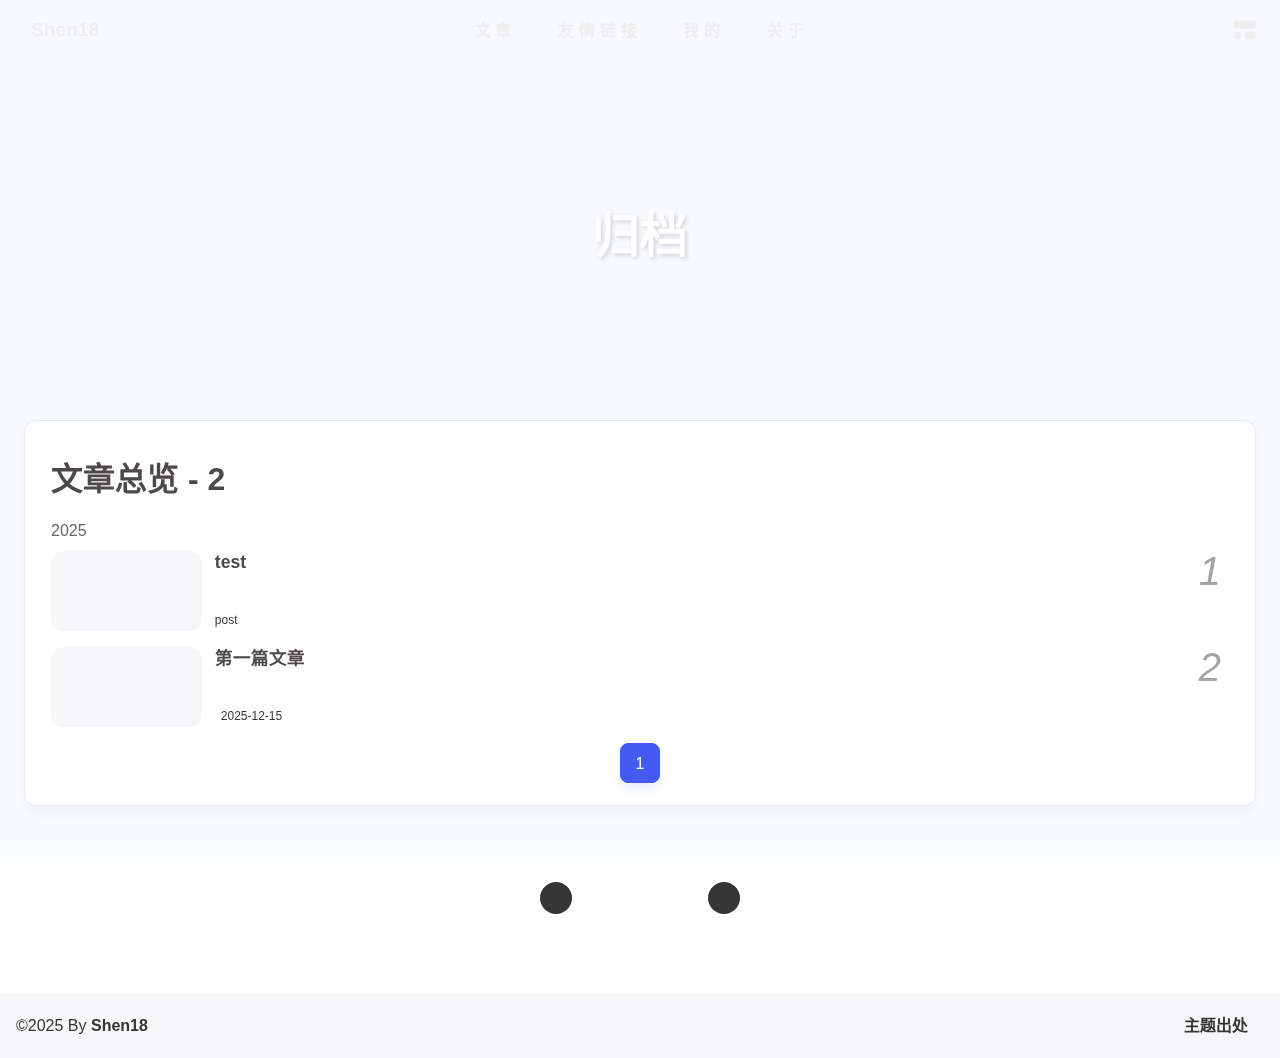
<file: archives/index.html>
<!DOCTYPE html><html lang="zh-CN" data-theme="dark"><head><meta charset="UTF-8"><meta http-equiv="X-UA-Compatible" content="IE=edge"><meta name="viewport" content="width=device-width, initial-scale=1.0, user-scalable=no"><title>归档 | Shen18</title><meta name="keywords" content="life, blog"><meta name="author" content="Shen18"><meta name="copyright" content="Shen18"><meta name="format-detection" content="telephone=no"><meta name="theme-color" content="#18171d"><meta name="mobile-web-app-capable" content="yes"><meta name="apple-touch-fullscreen" content="yes"><meta name="apple-mobile-web-app-title" content="归档"><meta name="application-name" content="归档"><meta name="apple-mobile-web-app-capable" content="yes"><meta name="apple-mobile-web-app-status-bar-style" content="#18171d"><meta property="og:type" content="website"><meta property="og:title" content="归档"><meta property="og:url" content="https://shen-18.github.io/archives/index.html"><meta property="og:site_name" content="Shen18"><meta property="og:description" content="归档"><meta property="og:locale" content="zh-CN"><meta property="og:image" content="https://shen-18.github.io/img/Valkyrie.jpg"><meta property="article:author" content="Shen18"><meta property="article:tag" content="life, blog"><meta name="twitter:card" content="summary"><meta name="twitter:image" content="https://shen-18.github.io/img/Valkyrie.jpg"><meta name="description" content="归档"><link rel="shortcut icon" href="/img/Valkyrie.ico"><link rel="canonical" href="https://shen-18.github.io/archives/"><link rel="preconnect" href="//cdn.cbd.int"/><link rel="preconnect" href="//static.cloudflareinsights.com"/><link rel="preconnect" href="//busuanzi.ibruce.info"/><meta name="google-site-verification" content="xxx"/><meta name="baidu-site-verification" content="code-xxx"/><meta name="msvalidate.01" content="xxx"/><link rel="stylesheet" href="/css/index.css"><link rel="stylesheet" href="https://cdn.cbd.int/node-snackbar@0.1.16/dist/snackbar.min.css" media="print" onload="this.media='all'"><link rel="stylesheet" href="https://cdn.cbd.int/@fancyapps/ui@6.1.6/dist/fancybox/fancybox.css" media="print" onload="this.media='all'"><script defer="defer" data-pjax="data-pjax" src="https://static.cloudflareinsights.com/beacon.min.js" data-cf-beacon="{&quot;token&quot;: &quot;52495c33b7494bd7b77349128e5e2a3d&quot;}"></script><script>const GLOBAL_CONFIG = {
  linkPageTop: undefined,
  peoplecanvas: undefined,
  postHeadAiDescription: {"enable":true,"gptName":"AnZhiYu","mode":"local","switchBtn":false,"btnLink":"https://afdian.net/item/886a79d4db6711eda42a52540025c377","randomNum":3,"basicWordCount":1000,"key":"xxxx","Referer":"https://xx.xx/"},
  diytitle: undefined,
  LA51: undefined,
  greetingBox: {"enable":true,"default":"晚上好👋","list":[{"greeting":"晚安😴","startTime":0,"endTime":5},{"greeting":"早上好鸭👋, 祝你一天好心情！","startTime":6,"endTime":9},{"greeting":"上午好👋, 状态很好，鼓励一下～","startTime":10,"endTime":10},{"greeting":"11点多啦, 在坚持一下就吃饭啦～","startTime":11,"endTime":11},{"greeting":"午安👋, 宝贝","startTime":12,"endTime":14},{"greeting":"🌈充实的一天辛苦啦！","startTime":14,"endTime":18},{"greeting":"19点喽, 奖励一顿丰盛的大餐吧🍔。","startTime":19,"endTime":19},{"greeting":"晚上好👋, 在属于自己的时间好好放松😌~","startTime":20,"endTime":24}]},
  twikooEnvId: '',
  commentBarrageConfig:undefined,
  music_page_default: "nav_music",
  root: '/',
  preloader: {"source":3},
  friends_vue_info: undefined,
  navMusic: true,
  mainTone: undefined,
  authorStatus: undefined,
  algolia: undefined,
  localSearch: {"path":"/search.xml","preload":true,"languages":{"hits_empty":"找不到您查询的内容：${query}"}},
  translate: {"defaultEncoding":2,"translateDelay":0,"msgToTraditionalChinese":"繁","msgToSimplifiedChinese":"简","rightMenuMsgToTraditionalChinese":"转为繁体","rightMenuMsgToSimplifiedChinese":"转为简体"},
  noticeOutdate: undefined,
  highlight: {"plugin":"highlight.js","highlightCopy":true,"highlightLang":true,"highlightHeightLimit":330},
  copy: {
    success: '复制成功',
    error: '复制错误',
    noSupport: '浏览器不支持'
  },
  relativeDate: {
    homepage: false,
    simplehomepage: true,
    post: false
  },
  runtime: '天',
  date_suffix: {
    just: '刚刚',
    min: '分钟前',
    hour: '小时前',
    day: '天前',
    month: '个月前'
  },
  copyright: {"copy":true,"copyrightEbable":false,"limitCount":50,"languages":{"author":"作者: Shen18","link":"链接: ","source":"来源: Shen18","info":"著作权归作者所有。商业转载请联系作者获得授权，非商业转载请注明出处。","copySuccess":"复制成功，复制和转载请标注本文地址"}},
  lightbox: 'fancybox',
  Snackbar: {"chs_to_cht":"你已切换为繁体","cht_to_chs":"你已切换为简体","day_to_night":"你已切换为深色模式","night_to_day":"你已切换为浅色模式","bgLight":"#425AEF","bgDark":"#1f1f1f","position":"top-center"},
  source: {
    justifiedGallery: {
      js: 'https://cdn.cbd.int/flickr-justified-gallery@2.2.0/dist/fjGallery.min.js',
      css: 'https://cdn.cbd.int/flickr-justified-gallery@2.2.0/dist/fjGallery.css'
    }
  },
  isPhotoFigcaption: false,
  islazyload: true,
  isAnchor: false,
  shortcutKey: undefined,
  autoDarkmode: true
}</script><script id="config-diff">var GLOBAL_CONFIG_SITE = {
  configTitle: 'Shen18',
  title: '归档',
  postAI: '',
  pageFillDescription: '归档',
  isPost: false,
  isHome: false,
  isHighlightShrink: false,
  isToc: false,
  postUpdate: '2025-12-15 17:10:44',
  postMainColor: '',
}</script><noscript><style type="text/css">
  #nav {
    opacity: 1
  }
  .justified-gallery img {
    opacity: 1
  }

  #recent-posts time,
  #post-meta time {
    display: inline !important
  }
</style></noscript><script>(win=>{
      win.saveToLocal = {
        set: (key, value, ttl) => {
          if (ttl === 0) return
          const now = Date.now()
          const expiry = now + ttl * 86400000
          const item = {
            value,
            expiry
          }
          localStorage.setItem(key, JSON.stringify(item))
        },
      
        get: key => {
          const itemStr = localStorage.getItem(key)
      
          if (!itemStr) {
            return undefined
          }
          const item = JSON.parse(itemStr)
          const now = Date.now()
      
          if (now > item.expiry) {
            localStorage.removeItem(key)
            return undefined
          }
          return item.value
        }
      }
    
      win.getScript = (url, attr = {}) => new Promise((resolve, reject) => {
        const script = document.createElement('script')
        script.src = url
        script.async = true
        script.onerror = reject
        script.onload = script.onreadystatechange = function() {
          const loadState = this.readyState
          if (loadState && loadState !== 'loaded' && loadState !== 'complete') return
          script.onload = script.onreadystatechange = null
          resolve()
        }

        Object.keys(attr).forEach(key => {
          script.setAttribute(key, attr[key])
        })

        document.head.appendChild(script)
      })
    
      win.getCSS = (url, id = false) => new Promise((resolve, reject) => {
        const link = document.createElement('link')
        link.rel = 'stylesheet'
        link.href = url
        if (id) link.id = id
        link.onerror = reject
        link.onload = link.onreadystatechange = function() {
          const loadState = this.readyState
          if (loadState && loadState !== 'loaded' && loadState !== 'complete') return
          link.onload = link.onreadystatechange = null
          resolve()
        }
        document.head.appendChild(link)
      })
    
      win.activateDarkMode = () => {
        document.documentElement.setAttribute('data-theme', 'dark')
        if (document.querySelector('meta[name="theme-color"]') !== null) {
          document.querySelector('meta[name="theme-color"]').setAttribute('content', '#18171d')
        }
      }
      win.activateLightMode = () => {
        document.documentElement.setAttribute('data-theme', 'light')
        if (document.querySelector('meta[name="theme-color"]') !== null) {
          document.querySelector('meta[name="theme-color"]').setAttribute('content', '#f7f9fe')
        }
      }
      const t = saveToLocal.get('theme')
    
          const isDarkMode = window.matchMedia('(prefers-color-scheme: dark)').matches
          const isLightMode = window.matchMedia('(prefers-color-scheme: light)').matches
          const isNotSpecified = window.matchMedia('(prefers-color-scheme: no-preference)').matches
          const hasNoSupport = !isDarkMode && !isLightMode && !isNotSpecified

          if (t === undefined) {
            if (isLightMode) activateLightMode()
            else if (isDarkMode) activateDarkMode()
            else if (isNotSpecified || hasNoSupport) {
              const now = new Date()
              const hour = now.getHours()
              const isNight = hour <= 6 || hour >= 18
              isNight ? activateDarkMode() : activateLightMode()
            }
            window.matchMedia('(prefers-color-scheme: dark)').addListener(e => {
              if (saveToLocal.get('theme') === undefined) {
                e.matches ? activateDarkMode() : activateLightMode()
              }
            })
          } else if (t === 'light') activateLightMode()
          else activateDarkMode()
        
      const asideStatus = saveToLocal.get('aside-status')
      if (asideStatus !== undefined) {
        if (asideStatus === 'hide') {
          document.documentElement.classList.add('hide-aside')
        } else {
          document.documentElement.classList.remove('hide-aside')
        }
      }
    
      const detectApple = () => {
        if(/iPad|iPhone|iPod|Macintosh/.test(navigator.userAgent)){
          document.documentElement.classList.add('apple')
        }
      }
      detectApple()
    })(window)</script><meta name="generator" content="Hexo 8.1.1"></head><body data-type="anzhiyu"><div id="web_bg"></div><div id="an_music_bg"></div><div id="loading-box" onclick="document.getElementById(&quot;loading-box&quot;).classList.add(&quot;loaded&quot;)"><div class="loading-bg"><img class="loading-img nolazyload" alt="加载头像" src="/img/Valkyrie.jpg"/><div class="loading-image-dot"></div></div></div><script>const preloader = {
  endLoading: () => {
    document.getElementById('loading-box').classList.add("loaded");
  },
  initLoading: () => {
    document.getElementById('loading-box').classList.remove("loaded")
  }
}
window.addEventListener('load',()=> { preloader.endLoading() })
setTimeout(function(){preloader.endLoading();},10000)

if (true) {
  document.addEventListener('pjax:send', () => { preloader.initLoading() })
  document.addEventListener('pjax:complete', () => { preloader.endLoading() })
}</script><link rel="stylesheet" href="https://cdn.cbd.int/anzhiyu-theme-static@1.1.10/progress_bar/progress_bar.css"/><script async="async" src="https://cdn.cbd.int/pace-js@1.2.4/pace.min.js" data-pace-options="{ &quot;restartOnRequestAfter&quot;:false,&quot;eventLag&quot;:false}"></script><div class="page" id="body-wrap"><header class="not-home-page" id="page-header"><nav id="nav"><div id="nav-group"><span id="blog_name"><a id="site-name" href="/" accesskey="h"><div class="title">Shen18</div><i class="anzhiyufont anzhiyu-icon-house-chimney"></i></a></span><div class="mask-name-container"><div id="name-container"><a id="page-name" href="javascript:anzhiyu.scrollToDest(0, 500)">PAGE_NAME</a></div></div><div id="menus"><div class="menus_items"><div class="menus_item"><a class="site-page" href="javascript:void(0);"><span> 文章</span></a><ul class="menus_item_child"><li><a class="site-page child faa-parent animated-hover" href="/archives/"><i class="anzhiyufont anzhiyu-icon-box-archive faa-tada" style="font-size: 0.9em;"></i><span> 时间线</span></a></li><li><a class="site-page child faa-parent animated-hover" href="/categories/"><i class="anzhiyufont anzhiyu-icon-shapes faa-tada" style="font-size: 0.9em;"></i><span> 分类</span></a></li><li><a class="site-page child faa-parent animated-hover" href="/tags/"><i class="anzhiyufont anzhiyu-icon-tags faa-tada" style="font-size: 0.9em;"></i><span> 标签</span></a></li></ul></div><div class="menus_item"><a class="site-page" href="javascript:void(0);"><span> 友情链接</span></a><ul class="menus_item_child"><li><a class="site-page child faa-parent animated-hover" href="/link/"><i class="anzhiyufont anzhiyu-icon-link faa-tada" style="font-size: 0.9em;"></i><span> 友链</span></a></li></ul></div><div class="menus_item"><a class="site-page" href="javascript:void(0);"><span> 我的</span></a><ul class="menus_item_child"><li><a class="site-page child faa-parent animated-hover" href="/album/"><i class="anzhiyufont anzhiyu-icon-images faa-tada" style="font-size: 0.9em;"></i><span> 相册集</span></a></li></ul></div><div class="menus_item"><a class="site-page" href="javascript:void(0);"><span> 关于</span></a><ul class="menus_item_child"><li><a class="site-page child faa-parent animated-hover" href="/about/"><i class="anzhiyufont anzhiyu-icon-paper-plane faa-tada" style="font-size: 0.9em;"></i><span> 关于本人</span></a></li><li><a class="site-page child faa-parent animated-hover" href="/essay/"><i class="anzhiyufont anzhiyu-icon-lightbulb faa-tada" style="font-size: 0.9em;"></i><span> 闲言碎语</span></a></li></ul></div></div></div><div id="nav-right"><div class="nav-button" id="randomPost_button"><a class="site-page" onclick="toRandomPost()" title="随机前往一个文章" href="javascript:void(0);"><i class="anzhiyufont anzhiyu-icon-dice"></i></a></div><div class="nav-button" id="search-button"><a class="site-page social-icon search" href="javascript:void(0);" title="搜索🔍" accesskey="s"><i class="anzhiyufont anzhiyu-icon-magnifying-glass"></i><span> 搜索</span></a></div><input id="center-console" type="checkbox"/><label class="widget" for="center-console" title="中控台" onclick="anzhiyu.switchConsole();"><i class="left"></i><i class="widget center"></i><i class="widget right"></i></label><div id="console"><div class="console-card-group-reward"><ul class="reward-all console-card"><li class="reward-item"><a href="https://npm.elemecdn.com/anzhiyu-blog@1.1.6/img/post/common/qrcode-weichat.png" target="_blank"><img class="post-qr-code-img" alt="微信" src= "[data-uri]" onerror="this.onerror=null,this.src=&quot;/img/404.jpg&quot;" data-lazy-src="https://npm.elemecdn.com/anzhiyu-blog@1.1.6/img/post/common/qrcode-weichat.png"/></a><div class="post-qr-code-desc">微信</div></li><li class="reward-item"><a href="https://npm.elemecdn.com/anzhiyu-blog@1.1.6/img/post/common/qrcode-alipay.png" target="_blank"><img class="post-qr-code-img" alt="支付宝" src= "[data-uri]" onerror="this.onerror=null,this.src=&quot;/img/404.jpg&quot;" data-lazy-src="https://npm.elemecdn.com/anzhiyu-blog@1.1.6/img/post/common/qrcode-alipay.png"/></a><div class="post-qr-code-desc">支付宝</div></li></ul></div><div class="console-card-group"><div class="console-card-group-left"><div class="console-card" id="card-newest-comments"><div class="card-content"><div class="author-content-item-tips">互动</div><span class="author-content-item-title"> 最新评论</span></div><div class="aside-list"><span>正在加载中...</span></div></div></div><div class="console-card-group-right"><div class="console-card tags"><div class="card-content"><div class="author-content-item-tips">兴趣点</div><span class="author-content-item-title">寻找你感兴趣的领域</span><div class="card-tags"><div class="item-headline"></div><div class="card-tag-cloud"><a href="/tags/post/" style="font-size: 1.05rem;">post<sup>1</sup></a></div></div><hr/></div></div><div class="console-card history"><div class="item-headline"><i class="anzhiyufont anzhiyu-icon-box-archiv"></i><span>文章</span></div><div class="card-archives"><div class="item-headline"><i class="anzhiyufont anzhiyu-icon-archive"></i><span>归档</span></div><ul class="card-archive-list"><li class="card-archive-list-item"><a class="card-archive-list-link" href="/archives/2025/12/"><span class="card-archive-list-date">十二月 2025</span><div class="card-archive-list-count-group"><span class="card-archive-list-count">2</span><span>篇</span></div></a></li></ul></div><hr/></div></div></div><div class="button-group"><div class="console-btn-item"><a class="darkmode_switchbutton" title="显示模式切换" href="javascript:void(0);"><i class="anzhiyufont anzhiyu-icon-moon"></i></a></div><div class="console-btn-item" id="consoleHideAside" onclick="anzhiyu.hideAsideBtn()" title="边栏显示控制"><a class="asideSwitch"><i class="anzhiyufont anzhiyu-icon-arrows-left-right"></i></a></div><div class="console-btn-item" id="consoleMusic" onclick="anzhiyu.musicToggle()" title="音乐开关"><a class="music-switch"><i class="anzhiyufont anzhiyu-icon-music"></i></a></div></div><div class="console-mask" onclick="anzhiyu.hideConsole()" href="javascript:void(0);"></div></div><div class="nav-button" id="nav-totop"><a class="totopbtn" href="javascript:void(0);"><i class="anzhiyufont anzhiyu-icon-arrow-up"></i><span id="percent" onclick="anzhiyu.scrollToDest(0,500)">0</span></a></div><div id="toggle-menu"><a class="site-page" href="javascript:void(0);" title="切换"><i class="anzhiyufont anzhiyu-icon-bars"></i></a></div></div></div></nav><div id="page-site-info"><h1 id="site-title">归档</h1></div></header><main id="blog-container"><div class="layout hide-aside" id="content-inner"><div id="archive"><div class="article-sort-title">文章总览 - 2</div><div class="article-sort"><div class="article-sort-item year"><span>2025</span></div><div class="article-sort-item"><a class="article-sort-item-img" href="/2025/12/15/test/" title="test"><img src= "[data-uri]" onerror="this.onerror=null,this.src=&quot;/img/404.jpg&quot;" data-lazy-src="/img/background_lucy.jpg" alt="test" onerror="this.onerror=null;this.src='/img/404.jpg'"></a><div class="article-sort-item-info"><a class="article-sort-item-title" href="/2025/12/15/test/" title="test">test</a><span class="article-sort-item-index">1</span><div class="article-meta-wrap"><span class="article-sort-item-tags"><a class="article-meta__tags" href="/tags/post/" tabindex="-1"> <span> <i class="anzhiyufont anzhiyu-icon-hashtag"></i>post</span></a></span><div class="article-sort-item-time"><i class="anzhiyufont anzhiyu-icon-calendar-alt"></i><time class="post-meta-date-created" datetime="2025-12-15T08:56:03.000Z" title="发表于 2025-12-15 16:56:03">2025-12-15</time></div></div></div></div><div class="article-sort-item"><a class="article-sort-item-img" href="/2025/12/15/%E7%AC%AC%E4%B8%80%E7%AF%87%E6%96%87%E7%AB%A0/" title="第一篇文章"><img src= "[data-uri]" onerror="this.onerror=null,this.src=&quot;/img/404.jpg&quot;" data-lazy-src="/img/background_lucy.jpg" alt="第一篇文章" onerror="this.onerror=null;this.src='/img/404.jpg'"></a><div class="article-sort-item-info"><a class="article-sort-item-title" href="/2025/12/15/%E7%AC%AC%E4%B8%80%E7%AF%87%E6%96%87%E7%AB%A0/" title="第一篇文章">第一篇文章</a><span class="article-sort-item-index">2</span><div class="article-meta-wrap"><div class="article-sort-item-time"><i class="anzhiyufont anzhiyu-icon-calendar-alt"></i><time class="post-meta-date-created" datetime="2025-12-15T04:23:24.000Z" title="发表于 2025-12-15 12:23:24">2025-12-15</time></div></div></div></div></div><nav id="pagination"><div class="pagination"><span class="page-number current">1</span></div></nav></div></div></main><footer id="footer"><div id="footer-wrap"><div id="footer_deal"><a class="deal_link" href="mailto:Shen18&lt;Yushen0718@outlook.com&gt;" title="email"><i class="anzhiyufont anzhiyu-icon-envelope"></i></a><img class="footer_mini_logo" title="返回顶部" alt="返回顶部" onclick="anzhiyu.scrollToDest(0, 500)" src= "[data-uri]" onerror="this.onerror=null,this.src=&quot;/img/404.jpg&quot;" data-lazy-src="img/Valkyrie.jpg" size="50px"/><a class="deal_link" target="_blank" rel="noopener" href="https://github.com/Shen-18" title="Github"><i class="anzhiyufont anzhiyu-icon-github"></i></a></div><div id="workboard"><div id="runtimeTextTip"></div></div><p id="ghbdages"><a class="github-badge" target="_blank" href="https://hexo.io/" style="margin-inline:5px" data-title="博客框架为Hexo_v8.1.0" title="博客框架为Hexo_v8.1.0"><img src= "[data-uri]" onerror="this.onerror=null,this.src=&quot;/img/404.jpg&quot;" data-lazy-src="https://npm.elemecdn.com/anzhiyu-blog@2.1.5/img/badge/Frame-Hexo.svg" alt="博客框架为Hexo_v8.1.0"/></a><a class="github-badge" target="_blank" href="https://hexo.anheyu.com/" style="margin-inline:5px" data-title="本站使用AnZhiYu主题" title="本站使用AnZhiYu主题"><img src= "[data-uri]" onerror="this.onerror=null,this.src=&quot;/img/404.jpg&quot;" data-lazy-src="https://npm.elemecdn.com/anzhiyu-theme-static@1.0.9/img/Theme-AnZhiYu-2E67D3.svg" alt="本站使用AnZhiYu主题"/></a><a class="github-badge" target="_blank" href="https://www.Cloudflare.com/" style="margin-inline:5px" data-title="本站使用Cloudflare为静态资源提供CDN加速" title="本站使用Cloudflare为静态资源提供CDN加速"><img src= "[data-uri]" onerror="this.onerror=null,this.src=&quot;/img/404.jpg&quot;" data-lazy-src="https://img.shields.io/badge/CDN-Cloudflare-blue" alt="本站使用Cloudflare为静态资源提供CDN加速"/></a><a class="github-badge" target="_blank" href="https://github.com/" style="margin-inline:5px" data-title="本站项目由Github托管" title="本站项目由Github托管"><img src= "[data-uri]" onerror="this.onerror=null,this.src=&quot;/img/404.jpg&quot;" data-lazy-src="https://npm.elemecdn.com/anzhiyu-blog@2.1.5/img/badge/Source-Github.svg" alt="本站项目由Github托管"/></a></p></div><div id="footer-bar"><div class="footer-bar-links"><div class="footer-bar-left"><div id="footer-bar-tips"><div class="copyright">&copy;2025 By <a class="footer-bar-link" href="/" title="Shen18" target="_blank">Shen18</a></div></div><div id="footer-type-tips"></div><div class="js-pjax"><script>function subtitleType () {
  fetch('https://v1.hitokoto.cn')
    .then(response => response.json())
    .then(data => {
      if (true) {
        const from = '出自 ' + data.from
        const sub = "往者不可谏&#44;来者犹可追"
        sub.unshift(data.hitokoto, from)
        window.typed = new Typed('#footer-type-tips', {
          strings: sub,
          startDelay: 300,
          typeSpeed: 50,
          loop: true,
          backSpeed: 50,
        })
      } else {
        document.getElementById('footer-type-tips').innerHTML = data.hitokoto
      }
    })
}

if (true) {
  if (typeof Typed === 'function') {
    subtitleType()
  } else {
    getScript('https://cdn.cbd.int/typed.js@2.1.0/dist/typed.umd.js').then(subtitleType)
  }
} else {
  subtitleType()
}
</script></div></div><div class="footer-bar-right"><a class="footer-bar-link" target="_blank" rel="noopener" href="https://github.com/anzhiyu-c/hexo-theme-anzhiyu" title="主题出处">主题出处</a></div></div></div></footer></div><div id="sidebar"><div id="menu-mask"></div><div id="sidebar-menus"><div class="sidebar-site-data site-data is-center"><a href="/archives/" title="archive"><div class="headline">文章</div><div class="length-num">2</div></a><a href="/tags/" title="tag"><div class="headline">标签</div><div class="length-num">1</div></a><a href="/categories/" title="category"><div class="headline">分类</div><div class="length-num">2</div></a></div><span class="sidebar-menu-item-title">功能</span><div class="sidebar-menu-item"><a class="darkmode_switchbutton menu-child" href="javascript:void(0);" title="显示模式"><i class="anzhiyufont anzhiyu-icon-circle-half-stroke"></i><span>显示模式</span></a></div><div class="back-menu-list-groups"><div class="back-menu-list-group"><div class="back-menu-list-title">网页</div><div class="back-menu-list"><a class="back-menu-item" target="_blank" rel="noopener" href="https://hexo.anheyu.com/" title="博客"><img class="back-menu-item-icon" src= "[data-uri]" onerror="this.onerror=null,this.src=&quot;/img/404.jpg&quot;" data-lazy-src="/img/favicon.ico" alt="博客"/><span class="back-menu-item-text">博客</span></a></div></div><div class="back-menu-list-group"><div class="back-menu-list-title">项目</div><div class="back-menu-list"><a class="back-menu-item" target="_blank" rel="noopener" href="https://image.anheyu.com/" title="安知鱼图床"><img class="back-menu-item-icon" src= "[data-uri]" onerror="this.onerror=null,this.src=&quot;/img/404.jpg&quot;" data-lazy-src="https://image.anheyu.com/favicon.ico" alt="安知鱼图床"/><span class="back-menu-item-text">安知鱼图床</span></a></div></div></div><div class="menus_items"><div class="menus_item"><a class="site-page" href="javascript:void(0);"><span> 文章</span></a><ul class="menus_item_child"><li><a class="site-page child faa-parent animated-hover" href="/archives/"><i class="anzhiyufont anzhiyu-icon-box-archive faa-tada" style="font-size: 0.9em;"></i><span> 时间线</span></a></li><li><a class="site-page child faa-parent animated-hover" href="/categories/"><i class="anzhiyufont anzhiyu-icon-shapes faa-tada" style="font-size: 0.9em;"></i><span> 分类</span></a></li><li><a class="site-page child faa-parent animated-hover" href="/tags/"><i class="anzhiyufont anzhiyu-icon-tags faa-tada" style="font-size: 0.9em;"></i><span> 标签</span></a></li></ul></div><div class="menus_item"><a class="site-page" href="javascript:void(0);"><span> 友情链接</span></a><ul class="menus_item_child"><li><a class="site-page child faa-parent animated-hover" href="/link/"><i class="anzhiyufont anzhiyu-icon-link faa-tada" style="font-size: 0.9em;"></i><span> 友链</span></a></li></ul></div><div class="menus_item"><a class="site-page" href="javascript:void(0);"><span> 我的</span></a><ul class="menus_item_child"><li><a class="site-page child faa-parent animated-hover" href="/album/"><i class="anzhiyufont anzhiyu-icon-images faa-tada" style="font-size: 0.9em;"></i><span> 相册集</span></a></li></ul></div><div class="menus_item"><a class="site-page" href="javascript:void(0);"><span> 关于</span></a><ul class="menus_item_child"><li><a class="site-page child faa-parent animated-hover" href="/about/"><i class="anzhiyufont anzhiyu-icon-paper-plane faa-tada" style="font-size: 0.9em;"></i><span> 关于本人</span></a></li><li><a class="site-page child faa-parent animated-hover" href="/essay/"><i class="anzhiyufont anzhiyu-icon-lightbulb faa-tada" style="font-size: 0.9em;"></i><span> 闲言碎语</span></a></li></ul></div></div><span class="sidebar-menu-item-title">标签</span></div></div><div id="rightside"><div id="rightside-config-hide"><button id="translateLink" type="button" title="简繁转换">繁</button><button id="darkmode" type="button" title="浅色和深色模式转换"><i class="anzhiyufont anzhiyu-icon-circle-half-stroke"></i></button></div><div id="rightside-config-show"><button id="rightside-config" type="button" title="设置"><i class="anzhiyufont anzhiyu-icon-gear"></i></button><button id="go-up" type="button" title="回到顶部"><i class="anzhiyufont anzhiyu-icon-arrow-up"></i></button></div></div><div id="nav-music"><a id="nav-music-hoverTips" onclick="anzhiyu.musicToggle()" accesskey="m">播放音乐</a><div id="console-music-bg"></div><meting-js id="8152976493" server="netease" type="playlist" mutex="true" preload="none" theme="var(--anzhiyu-main)" data-lrctype="0" order="random" volume="0.7"></meting-js></div><div id="local-search"><div class="search-dialog"><nav class="search-nav"><span class="search-dialog-title">搜索</span><span id="loading-status"></span><button class="search-close-button"><i class="anzhiyufont anzhiyu-icon-xmark"></i></button></nav><div class="is-center" id="loading-database"><i class="anzhiyufont anzhiyu-icon-spinner anzhiyu-pulse-icon"></i><span>  数据库加载中</span></div><div class="search-wrap"><div id="local-search-input"><div class="local-search-box"><input class="local-search-box--input" placeholder="搜索文章" type="text"/></div></div><hr/><div id="local-search-results"></div></div></div><div id="search-mask"></div></div><div id="rightMenu"><div class="rightMenu-group rightMenu-small"><div class="rightMenu-item" id="menu-backward"><i class="anzhiyufont anzhiyu-icon-arrow-left"></i></div><div class="rightMenu-item" id="menu-forward"><i class="anzhiyufont anzhiyu-icon-arrow-right"></i></div><div class="rightMenu-item" id="menu-refresh"><i class="anzhiyufont anzhiyu-icon-arrow-rotate-right" style="font-size: 1rem;"></i></div><div class="rightMenu-item" id="menu-top"><i class="anzhiyufont anzhiyu-icon-arrow-up"></i></div></div><div class="rightMenu-group rightMenu-line rightMenuPlugin"><div class="rightMenu-item" id="menu-copytext"><i class="anzhiyufont anzhiyu-icon-copy"></i><span>复制选中文本</span></div><div class="rightMenu-item" id="menu-pastetext"><i class="anzhiyufont anzhiyu-icon-paste"></i><span>粘贴文本</span></div><a class="rightMenu-item" id="menu-commenttext"><i class="anzhiyufont anzhiyu-icon-comment-medical"></i><span>引用到评论</span></a><div class="rightMenu-item" id="menu-newwindow"><i class="anzhiyufont anzhiyu-icon-window-restore"></i><span>新窗口打开</span></div><div class="rightMenu-item" id="menu-copylink"><i class="anzhiyufont anzhiyu-icon-link"></i><span>复制链接地址</span></div><div class="rightMenu-item" id="menu-copyimg"><i class="anzhiyufont anzhiyu-icon-images"></i><span>复制此图片</span></div><div class="rightMenu-item" id="menu-downloadimg"><i class="anzhiyufont anzhiyu-icon-download"></i><span>下载此图片</span></div><div class="rightMenu-item" id="menu-newwindowimg"><i class="anzhiyufont anzhiyu-icon-window-restore"></i><span>新窗口打开图片</span></div><div class="rightMenu-item" id="menu-search"><i class="anzhiyufont anzhiyu-icon-magnifying-glass"></i><span>站内搜索</span></div><div class="rightMenu-item" id="menu-searchBaidu"><i class="anzhiyufont anzhiyu-icon-magnifying-glass"></i><span>百度搜索</span></div><div class="rightMenu-item" id="menu-music-toggle"><i class="anzhiyufont anzhiyu-icon-play"></i><span>播放音乐</span></div><div class="rightMenu-item" id="menu-music-back"><i class="anzhiyufont anzhiyu-icon-backward"></i><span>切换到上一首</span></div><div class="rightMenu-item" id="menu-music-forward"><i class="anzhiyufont anzhiyu-icon-forward"></i><span>切换到下一首</span></div><div class="rightMenu-item" id="menu-music-playlist" onclick="window.open(&quot;https://y.qq.com/n/ryqq/playlist/8802438608&quot;, &quot;_blank&quot;);" style="display: none;"><i class="anzhiyufont anzhiyu-icon-radio"></i><span>查看所有歌曲</span></div><div class="rightMenu-item" id="menu-music-copyMusicName"><i class="anzhiyufont anzhiyu-icon-copy"></i><span>复制歌名</span></div></div><div class="rightMenu-group rightMenu-line rightMenuOther"><a class="rightMenu-item menu-link" id="menu-randomPost"><i class="anzhiyufont anzhiyu-icon-shuffle"></i><span>随便逛逛</span></a><a class="rightMenu-item menu-link" href="/categories/"><i class="anzhiyufont anzhiyu-icon-cube"></i><span>博客分类</span></a><a class="rightMenu-item menu-link" href="/tags/"><i class="anzhiyufont anzhiyu-icon-tags"></i><span>文章标签</span></a></div><div class="rightMenu-group rightMenu-line rightMenuOther"><a class="rightMenu-item" id="menu-copy" href="javascript:void(0);"><i class="anzhiyufont anzhiyu-icon-copy"></i><span>复制地址</span></a><a class="rightMenu-item" id="menu-commentBarrage" href="javascript:void(0);"><i class="anzhiyufont anzhiyu-icon-message"></i><span class="menu-commentBarrage-text">关闭热评</span></a><a class="rightMenu-item" id="menu-darkmode" href="javascript:void(0);"><i class="anzhiyufont anzhiyu-icon-circle-half-stroke"></i><span class="menu-darkmode-text">深色模式</span></a><a class="rightMenu-item" id="menu-translate" href="javascript:void(0);"><i class="anzhiyufont anzhiyu-icon-language"></i><span>轉為繁體</span></a></div></div><div id="rightmenu-mask"></div><div><script src="/js/utils.js"></script><script src="/js/main.js"></script><script src="/js/tw_cn.js"></script><script src="https://cdn.cbd.int/@fancyapps/ui@6.1.6/dist/fancybox/fancybox.umd.js"></script><script src="https://cdn.cbd.int/instant.page@5.2.0/instantpage.js" type="module"></script><script src="https://cdn.cbd.int/vanilla-lazyload@19.1.3/dist/lazyload.iife.min.js"></script><script src="https://cdn.cbd.int/node-snackbar@0.1.16/dist/snackbar.min.js"></script><canvas id="universe"></canvas><script async src="https://npm.elemecdn.com/anzhiyu-theme-static@1.0.0/dark/dark.js"></script><script>// 消除控制台打印
var HoldLog = console.log;
console.log = function () {};
let now1 = new Date();
queueMicrotask(() => {
  const Log = function () {
    HoldLog.apply(console, arguments);
  }; //在恢复前输出日志
  const grt = new Date("12/13/2025 18:00:00"); //此处修改你的建站时间或者网站上线时间
  now1.setTime(now1.getTime() + 250);
  const days = (now1 - grt) / 1000 / 60 / 60 / 24;
  const dnum = Math.floor(days);
  const ascll = [
    `欢迎使用安知鱼!`,
    `生活明朗, 万物可爱`,
    `
        
       █████╗ ███╗   ██╗███████╗██╗  ██╗██╗██╗   ██╗██╗   ██╗
      ██╔══██╗████╗  ██║╚══███╔╝██║  ██║██║╚██╗ ██╔╝██║   ██║
      ███████║██╔██╗ ██║  ███╔╝ ███████║██║ ╚████╔╝ ██║   ██║
      ██╔══██║██║╚██╗██║ ███╔╝  ██╔══██║██║  ╚██╔╝  ██║   ██║
      ██║  ██║██║ ╚████║███████╗██║  ██║██║   ██║   ╚██████╔╝
      ╚═╝  ╚═╝╚═╝  ╚═══╝╚══════╝╚═╝  ╚═╝╚═╝   ╚═╝    ╚═════╝
        
        `,
    "已上线",
    dnum,
    "天",
    "©2025 By 安知鱼 V1.7.0",
  ];
  const ascll2 = [`NCC2-036`, `调用前置摄像头拍照成功，识别为【小笨蛋】.`, `Photo captured: `, `🤪`];

  setTimeout(
    Log.bind(
      console,
      `\n%c${ascll[0]} %c ${ascll[1]} %c ${ascll[2]} %c${ascll[3]}%c ${ascll[4]}%c ${ascll[5]}\n\n%c ${ascll[6]}\n`,
      "color:#425AEF",
      "",
      "color:#425AEF",
      "color:#425AEF",
      "",
      "color:#425AEF",
      ""
    )
  );
  setTimeout(
    Log.bind(
      console,
      `%c ${ascll2[0]} %c ${ascll2[1]} %c \n${ascll2[2]} %c\n${ascll2[3]}\n`,
      "color:white; background-color:#4fd953",
      "",
      "",
      'background:url("https://npm.elemecdn.com/anzhiyu-blog@1.1.6/img/post/common/tinggge.gif") no-repeat;font-size:450%'
    )
  );

  setTimeout(Log.bind(console, "%c WELCOME %c 你好，小笨蛋.", "color:white; background-color:#4f90d9", ""));

  setTimeout(
    console.warn.bind(
      console,
      "%c ⚡ Powered by 安知鱼 %c 你正在访问 Shen18 的博客.",
      "color:white; background-color:#f0ad4e",
      ""
    )
  );

  setTimeout(Log.bind(console, "%c W23-12 %c 你已打开控制台.", "color:white; background-color:#4f90d9", ""));

  setTimeout(
    console.warn.bind(console, "%c S013-782 %c 你现在正处于监控中.", "color:white; background-color:#d9534f", "")
  );
});</script><script async src="/anzhiyu/random.js"></script><script async="async">(function () {
  var grt = new Date("12/13/2025 18:00:00"); //设置网站上线时间
  var now = new Date();
  var dnum;
  var hnum;
  var mnum;
  var snum;
  var nowHour;

  // 计算并更新天数、小时数、分钟数和秒数
  function updateTime() {
    now = new Date(); // 更新 now 的值
    nowHour = now.getHours(); // 更新 nowHour 的值
    var days = (now - grt) / 1000 / 60 / 60 / 24;
    dnum = Math.floor(days);
    var hours = (now - grt) / 1000 / 60 / 60 - 24 * dnum;
    hnum = Math.floor(hours);
    if (String(hnum).length == 1) {
      hnum = "0" + hnum;
    }
    var minutes = (now - grt) / 1000 / 60 - 24 * 60 * dnum - 60 * hnum;
    mnum = Math.floor(minutes);
    if (String(mnum).length == 1) {
      mnum = "0" + mnum;
    }
    var seconds = (now - grt) / 1000 - 24 * 60 * 60 * dnum - 60 * 60 * hnum - 60 * mnum;
    snum = Math.round(seconds);
    if (String(snum).length == 1) {
      snum = "0" + snum;
    }
  }

  // 更新网页中显示的网站运行时间
  function updateHtml() {
    const footer = document.getElementById("footer");
    if (!footer) return
    let currentTimeHtml = "";
    if (nowHour < 18 && nowHour >= 9) {
      // 如果是上班时间，默认就是"安知鱼-上班摸鱼中.svg"图片，不需要更改
      currentTimeHtml = `本站居然运行了 ${dnum} 天<span id='runtime'> ${hnum} 小时 ${mnum} 分 ${snum} 秒 </span><i class='anzhiyufont anzhiyu-icon-heartbeat' style='color:red'></i>`;
    } else {
      // 如果是下班时间，插入"安知鱼-下班啦.svg"图片
      let img = document.querySelector("#workboard .workSituationImg");
      if (img != null) {
        img.src = "";
        img.title = "";
        img.alt = "";
      }

      currentTimeHtml = `本站居然运行了 ${dnum} 天<span id='runtime'> ${hnum} 小时 ${mnum} 分 ${snum} 秒 </span><i class='anzhiyufont anzhiyu-icon-heartbeat' style='color:red'></i>`;
    }

    if (document.getElementById("runtimeTextTip")) {
      document.getElementById("runtimeTextTip").innerHTML = currentTimeHtml;
    }
  }

  setInterval(() => {
    updateTime();
    updateHtml();
  }, 1000);
})();</script><script src="/js/search/local-search.js"></script><div class="js-pjax"><input type="hidden" name="page-type" id="page-type" value="anzhiyu"></div><script async data-pjax src="https://npm.elemecdn.com/anzhiyu-theme-static@1.0.1/bubble/bubble.js"></script><script>var visitorMail = "";
</script><script async data-pjax src="https://cdn.cbd.int/anzhiyu-theme-static@1.0.0/waterfall/waterfall.js"></script><script src="https://cdn.cbd.int/qrcodejs@1.0.0/qrcode.min.js"></script><link rel="stylesheet" href="https://cdn.cbd.int/anzhiyu-theme-static@1.1.9/icon/ali_iconfont_css.css"><link rel="stylesheet" href="https://cdn.cbd.int/anzhiyu-theme-static@1.0.0/aplayer/APlayer.min.css" media="print" onload="this.media='all'"><script src="https://cdn.cbd.int/anzhiyu-blog-static@1.0.1/js/APlayer.min.js"></script><script src="https://cdn.cbd.int/hexo-anzhiyu-music@1.0.1/assets/js/Meting2.min.js"></script><script src="https://cdn.cbd.int/pjax@0.2.8/pjax.min.js"></script><script>let pjaxSelectors = ["head > title","#config-diff","#body-wrap","#rightside-config-hide","#rightside-config-show",".js-pjax"]
var pjax = new Pjax({
  elements: 'a:not([target="_blank"])',
  selectors: pjaxSelectors,
  cacheBust: false,
  analytics: false,
  scrollRestoration: false
})

document.addEventListener('pjax:send', function () {
  // removeEventListener scroll 
  anzhiyu.removeGlobalFnEvent('pjax')
  anzhiyu.removeGlobalFnEvent('themeChange')

  document.getElementById('rightside').classList.remove('rightside-show')
  
  if (window.aplayers) {
    for (let i = 0; i < window.aplayers.length; i++) {
      if (!window.aplayers[i].options.fixed) {
        window.aplayers[i].destroy()
      }
    }
  }

  typeof typed === 'object' && typed.destroy()

  //reset readmode
  const $bodyClassList = document.body.classList
  $bodyClassList.contains('read-mode') && $bodyClassList.remove('read-mode')
})

document.addEventListener('pjax:complete', function () {
  window.refreshFn()

  document.querySelectorAll('script[data-pjax]').forEach(item => {
    const newScript = document.createElement('script')
    const content = item.text || item.textContent || item.innerHTML || ""
    Array.from(item.attributes).forEach(attr => newScript.setAttribute(attr.name, attr.value))
    newScript.appendChild(document.createTextNode(content))
    item.parentNode.replaceChild(newScript, item)
  })

  GLOBAL_CONFIG.islazyload && window.lazyLoadInstance.update()

  typeof panguInit === 'function' && panguInit()

  // google analytics
  typeof gtag === 'function' && gtag('config', '', {'page_path': window.location.pathname});

  // baidu analytics
  typeof _hmt === 'object' && _hmt.push(['_trackPageview',window.location.pathname]);

  typeof loadMeting === 'function' && document.getElementsByClassName('aplayer').length && loadMeting()

  // prismjs
  typeof Prism === 'object' && Prism.highlightAll()
})

document.addEventListener('pjax:error', e => {
  if (e.request.status === 404) {
    pjax.loadUrl('/404.html')
  }
})</script><script async data-pjax src="//busuanzi.ibruce.info/busuanzi/2.3/busuanzi.pure.mini.js"></script><script charset="UTF-8" src="https://cdn.cbd.int/anzhiyu-theme-static@1.1.5/accesskey/accesskey.js"></script></div><div id="popup-window"><div class="popup-window-title">通知</div><div class="popup-window-divider"></div><div class="popup-window-content"><div class="popup-tip">你好呀</div><div class="popup-link"><i class="anzhiyufont anzhiyu-icon-arrow-circle-right"></i></div></div></div></body></html>
</file>
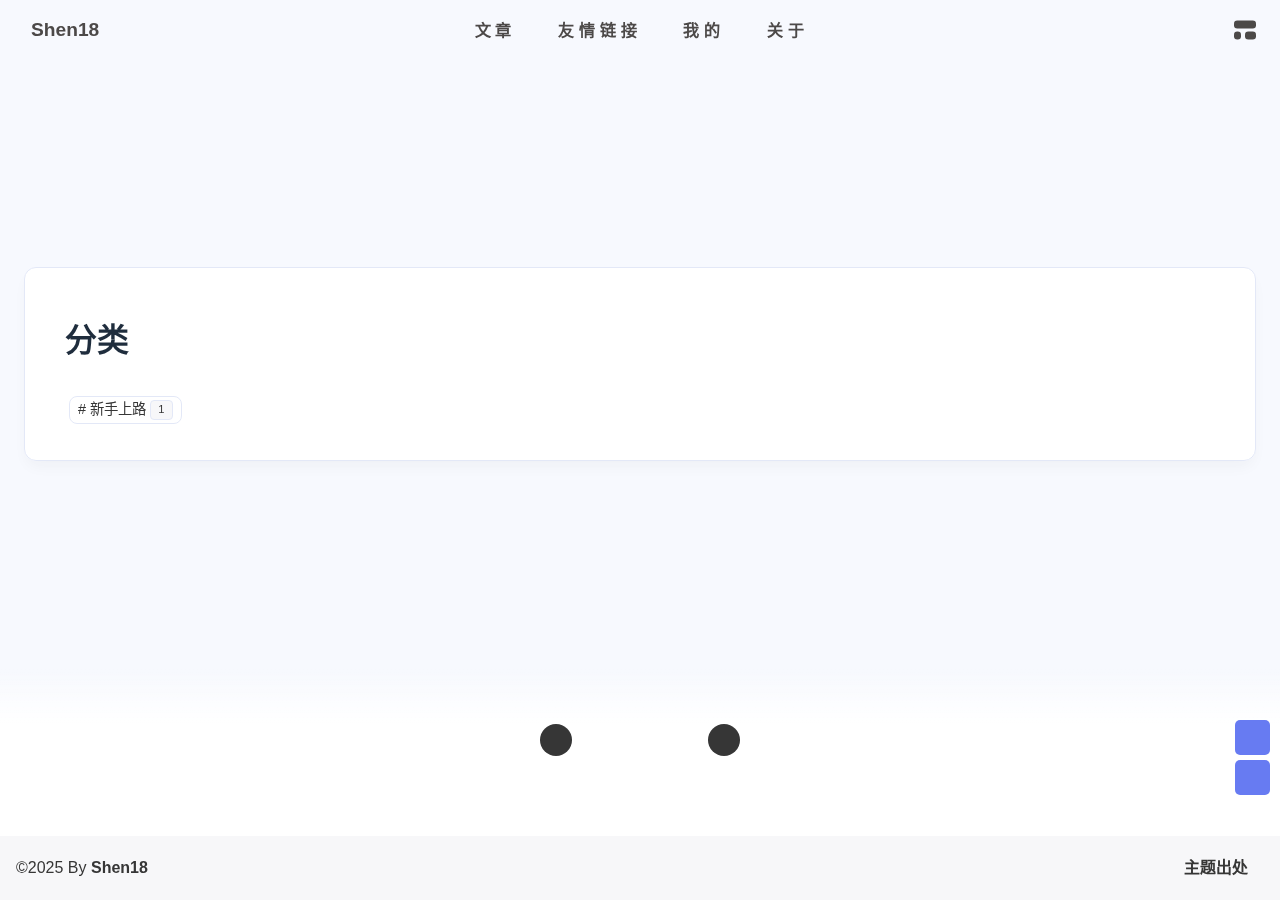
<file: categories/index.html>
<!DOCTYPE html><html lang="zh-CN" data-theme="dark"><head><meta charset="UTF-8"><meta http-equiv="X-UA-Compatible" content="IE=edge"><meta name="viewport" content="width=device-width, initial-scale=1.0, user-scalable=no"><title>分类 | Shen18</title><meta name="keywords" content="life, blog"><meta name="author" content="Shen18"><meta name="copyright" content="Shen18"><meta name="format-detection" content="telephone=no"><meta name="theme-color" content="#18171d"><meta name="mobile-web-app-capable" content="yes"><meta name="apple-touch-fullscreen" content="yes"><meta name="apple-mobile-web-app-title" content="分类"><meta name="application-name" content="分类"><meta name="apple-mobile-web-app-capable" content="yes"><meta name="apple-mobile-web-app-status-bar-style" content="#18171d"><meta property="og:type" content="website"><meta property="og:title" content="分类"><meta property="og:url" content="https://shen-18.github.io/categories/index.html"><meta property="og:site_name" content="Shen18"><meta property="og:description" content="分类"><meta property="og:locale" content="zh-CN"><meta property="og:image" content="https://shen-18.github.io/img/background_lucy.jpg"><meta property="article:author" content="Shen18"><meta property="article:tag" content="life, blog"><meta name="twitter:card" content="summary"><meta name="twitter:image" content="https://shen-18.github.io/img/background_lucy.jpg"><meta name="description" content="分类"><link rel="shortcut icon" href="/img/Valkyrie.ico"><link rel="canonical" href="https://shen-18.github.io/categories/"><link rel="preconnect" href="//cdn.cbd.int"/><link rel="preconnect" href="//static.cloudflareinsights.com"/><link rel="preconnect" href="//busuanzi.ibruce.info"/><meta name="google-site-verification" content="xxx"/><meta name="baidu-site-verification" content="code-xxx"/><meta name="msvalidate.01" content="xxx"/><link rel="stylesheet" href="/css/index.css"><link rel="stylesheet" href="https://cdn.cbd.int/node-snackbar@0.1.16/dist/snackbar.min.css" media="print" onload="this.media='all'"><link rel="stylesheet" href="https://cdn.cbd.int/@fancyapps/ui@6.1.6/dist/fancybox/fancybox.css" media="print" onload="this.media='all'"><script defer="defer" data-pjax="data-pjax" src="https://static.cloudflareinsights.com/beacon.min.js" data-cf-beacon="{&quot;token&quot;: &quot;52495c33b7494bd7b77349128e5e2a3d&quot;}"></script><script>const GLOBAL_CONFIG = {
  linkPageTop: undefined,
  peoplecanvas: undefined,
  postHeadAiDescription: {"enable":true,"gptName":"AnZhiYu","mode":"local","switchBtn":false,"btnLink":"https://afdian.net/item/886a79d4db6711eda42a52540025c377","randomNum":3,"basicWordCount":1000,"key":"xxxx","Referer":"https://xx.xx/"},
  diytitle: undefined,
  LA51: undefined,
  greetingBox: {"enable":true,"default":"晚上好👋","list":[{"greeting":"晚安😴","startTime":0,"endTime":5},{"greeting":"早上好鸭👋, 祝你一天好心情！","startTime":6,"endTime":9},{"greeting":"上午好👋, 状态很好，鼓励一下～","startTime":10,"endTime":10},{"greeting":"11点多啦, 在坚持一下就吃饭啦～","startTime":11,"endTime":11},{"greeting":"午安👋, 宝贝","startTime":12,"endTime":14},{"greeting":"🌈充实的一天辛苦啦！","startTime":14,"endTime":18},{"greeting":"19点喽, 奖励一顿丰盛的大餐吧🍔。","startTime":19,"endTime":19},{"greeting":"晚上好👋, 在属于自己的时间好好放松😌~","startTime":20,"endTime":24}]},
  twikooEnvId: '',
  commentBarrageConfig:undefined,
  music_page_default: "nav_music",
  root: '/',
  preloader: {"source":3},
  friends_vue_info: undefined,
  navMusic: true,
  mainTone: undefined,
  authorStatus: undefined,
  algolia: undefined,
  localSearch: {"path":"/search.xml","preload":true,"languages":{"hits_empty":"找不到您查询的内容：${query}"}},
  translate: {"defaultEncoding":2,"translateDelay":0,"msgToTraditionalChinese":"繁","msgToSimplifiedChinese":"简","rightMenuMsgToTraditionalChinese":"转为繁体","rightMenuMsgToSimplifiedChinese":"转为简体"},
  noticeOutdate: undefined,
  highlight: {"plugin":"highlight.js","highlightCopy":true,"highlightLang":true,"highlightHeightLimit":330},
  copy: {
    success: '复制成功',
    error: '复制错误',
    noSupport: '浏览器不支持'
  },
  relativeDate: {
    homepage: false,
    simplehomepage: true,
    post: false
  },
  runtime: '天',
  date_suffix: {
    just: '刚刚',
    min: '分钟前',
    hour: '小时前',
    day: '天前',
    month: '个月前'
  },
  copyright: {"copy":true,"copyrightEbable":false,"limitCount":50,"languages":{"author":"作者: Shen18","link":"链接: ","source":"来源: Shen18","info":"著作权归作者所有。商业转载请联系作者获得授权，非商业转载请注明出处。","copySuccess":"复制成功，复制和转载请标注本文地址"}},
  lightbox: 'fancybox',
  Snackbar: {"chs_to_cht":"你已切换为繁体","cht_to_chs":"你已切换为简体","day_to_night":"你已切换为深色模式","night_to_day":"你已切换为浅色模式","bgLight":"#425AEF","bgDark":"#1f1f1f","position":"top-center"},
  source: {
    justifiedGallery: {
      js: 'https://cdn.cbd.int/flickr-justified-gallery@2.2.0/dist/fjGallery.min.js',
      css: 'https://cdn.cbd.int/flickr-justified-gallery@2.2.0/dist/fjGallery.css'
    }
  },
  isPhotoFigcaption: false,
  islazyload: true,
  isAnchor: false,
  shortcutKey: undefined,
  autoDarkmode: true
}</script><script id="config-diff">var GLOBAL_CONFIG_SITE = {
  configTitle: 'Shen18',
  title: '分类',
  postAI: '',
  pageFillDescription: '分类',
  isPost: false,
  isHome: false,
  isHighlightShrink: false,
  isToc: false,
  postUpdate: '2025-12-15 11:10:23',
  postMainColor: '',
}</script><noscript><style type="text/css">
  #nav {
    opacity: 1
  }
  .justified-gallery img {
    opacity: 1
  }

  #recent-posts time,
  #post-meta time {
    display: inline !important
  }
</style></noscript><script>(win=>{
      win.saveToLocal = {
        set: (key, value, ttl) => {
          if (ttl === 0) return
          const now = Date.now()
          const expiry = now + ttl * 86400000
          const item = {
            value,
            expiry
          }
          localStorage.setItem(key, JSON.stringify(item))
        },
      
        get: key => {
          const itemStr = localStorage.getItem(key)
      
          if (!itemStr) {
            return undefined
          }
          const item = JSON.parse(itemStr)
          const now = Date.now()
      
          if (now > item.expiry) {
            localStorage.removeItem(key)
            return undefined
          }
          return item.value
        }
      }
    
      win.getScript = (url, attr = {}) => new Promise((resolve, reject) => {
        const script = document.createElement('script')
        script.src = url
        script.async = true
        script.onerror = reject
        script.onload = script.onreadystatechange = function() {
          const loadState = this.readyState
          if (loadState && loadState !== 'loaded' && loadState !== 'complete') return
          script.onload = script.onreadystatechange = null
          resolve()
        }

        Object.keys(attr).forEach(key => {
          script.setAttribute(key, attr[key])
        })

        document.head.appendChild(script)
      })
    
      win.getCSS = (url, id = false) => new Promise((resolve, reject) => {
        const link = document.createElement('link')
        link.rel = 'stylesheet'
        link.href = url
        if (id) link.id = id
        link.onerror = reject
        link.onload = link.onreadystatechange = function() {
          const loadState = this.readyState
          if (loadState && loadState !== 'loaded' && loadState !== 'complete') return
          link.onload = link.onreadystatechange = null
          resolve()
        }
        document.head.appendChild(link)
      })
    
      win.activateDarkMode = () => {
        document.documentElement.setAttribute('data-theme', 'dark')
        if (document.querySelector('meta[name="theme-color"]') !== null) {
          document.querySelector('meta[name="theme-color"]').setAttribute('content', '#18171d')
        }
      }
      win.activateLightMode = () => {
        document.documentElement.setAttribute('data-theme', 'light')
        if (document.querySelector('meta[name="theme-color"]') !== null) {
          document.querySelector('meta[name="theme-color"]').setAttribute('content', '#f7f9fe')
        }
      }
      const t = saveToLocal.get('theme')
    
          const isDarkMode = window.matchMedia('(prefers-color-scheme: dark)').matches
          const isLightMode = window.matchMedia('(prefers-color-scheme: light)').matches
          const isNotSpecified = window.matchMedia('(prefers-color-scheme: no-preference)').matches
          const hasNoSupport = !isDarkMode && !isLightMode && !isNotSpecified

          if (t === undefined) {
            if (isLightMode) activateLightMode()
            else if (isDarkMode) activateDarkMode()
            else if (isNotSpecified || hasNoSupport) {
              const now = new Date()
              const hour = now.getHours()
              const isNight = hour <= 6 || hour >= 18
              isNight ? activateDarkMode() : activateLightMode()
            }
            window.matchMedia('(prefers-color-scheme: dark)').addListener(e => {
              if (saveToLocal.get('theme') === undefined) {
                e.matches ? activateDarkMode() : activateLightMode()
              }
            })
          } else if (t === 'light') activateLightMode()
          else activateDarkMode()
        
      const asideStatus = saveToLocal.get('aside-status')
      if (asideStatus !== undefined) {
        if (asideStatus === 'hide') {
          document.documentElement.classList.add('hide-aside')
        } else {
          document.documentElement.classList.remove('hide-aside')
        }
      }
    
      const detectApple = () => {
        if(/iPad|iPhone|iPod|Macintosh/.test(navigator.userAgent)){
          document.documentElement.classList.add('apple')
        }
      }
      detectApple()
    })(window)</script><meta name="generator" content="Hexo 8.1.1"></head><body data-type="anzhiyu"><div id="web_bg"></div><div id="an_music_bg"></div><div id="loading-box" onclick="document.getElementById(&quot;loading-box&quot;).classList.add(&quot;loaded&quot;)"><div class="loading-bg"><img class="loading-img nolazyload" alt="加载头像" src="/img/Valkyrie.jpg"/><div class="loading-image-dot"></div></div></div><script>const preloader = {
  endLoading: () => {
    document.getElementById('loading-box').classList.add("loaded");
  },
  initLoading: () => {
    document.getElementById('loading-box').classList.remove("loaded")
  }
}
window.addEventListener('load',()=> { preloader.endLoading() })
setTimeout(function(){preloader.endLoading();},10000)

if (true) {
  document.addEventListener('pjax:send', () => { preloader.initLoading() })
  document.addEventListener('pjax:complete', () => { preloader.endLoading() })
}</script><link rel="stylesheet" href="https://cdn.cbd.int/anzhiyu-theme-static@1.1.10/progress_bar/progress_bar.css"/><script async="async" src="https://cdn.cbd.int/pace-js@1.2.4/pace.min.js" data-pace-options="{ &quot;restartOnRequestAfter&quot;:false,&quot;eventLag&quot;:false}"></script><div class="page" id="body-wrap"><header class="not-top-img" id="page-header"><nav id="nav"><div id="nav-group"><span id="blog_name"><a id="site-name" href="/" accesskey="h"><div class="title">Shen18</div><i class="anzhiyufont anzhiyu-icon-house-chimney"></i></a></span><div class="mask-name-container"><div id="name-container"><a id="page-name" href="javascript:anzhiyu.scrollToDest(0, 500)">PAGE_NAME</a></div></div><div id="menus"><div class="menus_items"><div class="menus_item"><a class="site-page" href="javascript:void(0);"><span> 文章</span></a><ul class="menus_item_child"><li><a class="site-page child faa-parent animated-hover" href="/archives/"><i class="anzhiyufont anzhiyu-icon-box-archive faa-tada" style="font-size: 0.9em;"></i><span> 时间线</span></a></li><li><a class="site-page child faa-parent animated-hover" href="/categories/"><i class="anzhiyufont anzhiyu-icon-shapes faa-tada" style="font-size: 0.9em;"></i><span> 分类</span></a></li><li><a class="site-page child faa-parent animated-hover" href="/tags/"><i class="anzhiyufont anzhiyu-icon-tags faa-tada" style="font-size: 0.9em;"></i><span> 标签</span></a></li></ul></div><div class="menus_item"><a class="site-page" href="javascript:void(0);"><span> 友情链接</span></a><ul class="menus_item_child"><li><a class="site-page child faa-parent animated-hover" href="/link/"><i class="anzhiyufont anzhiyu-icon-link faa-tada" style="font-size: 0.9em;"></i><span> 友链</span></a></li></ul></div><div class="menus_item"><a class="site-page" href="javascript:void(0);"><span> 我的</span></a><ul class="menus_item_child"><li><a class="site-page child faa-parent animated-hover" href="/album/"><i class="anzhiyufont anzhiyu-icon-images faa-tada" style="font-size: 0.9em;"></i><span> 相册集</span></a></li></ul></div><div class="menus_item"><a class="site-page" href="javascript:void(0);"><span> 关于</span></a><ul class="menus_item_child"><li><a class="site-page child faa-parent animated-hover" href="/about/"><i class="anzhiyufont anzhiyu-icon-paper-plane faa-tada" style="font-size: 0.9em;"></i><span> 关于本人</span></a></li><li><a class="site-page child faa-parent animated-hover" href="/essay/"><i class="anzhiyufont anzhiyu-icon-lightbulb faa-tada" style="font-size: 0.9em;"></i><span> 闲言碎语</span></a></li></ul></div></div></div><div id="nav-right"><div class="nav-button" id="randomPost_button"><a class="site-page" onclick="toRandomPost()" title="随机前往一个文章" href="javascript:void(0);"><i class="anzhiyufont anzhiyu-icon-dice"></i></a></div><div class="nav-button" id="search-button"><a class="site-page social-icon search" href="javascript:void(0);" title="搜索🔍" accesskey="s"><i class="anzhiyufont anzhiyu-icon-magnifying-glass"></i><span> 搜索</span></a></div><input id="center-console" type="checkbox"/><label class="widget" for="center-console" title="中控台" onclick="anzhiyu.switchConsole();"><i class="left"></i><i class="widget center"></i><i class="widget right"></i></label><div id="console"><div class="console-card-group-reward"><ul class="reward-all console-card"><li class="reward-item"><a href="https://npm.elemecdn.com/anzhiyu-blog@1.1.6/img/post/common/qrcode-weichat.png" target="_blank"><img class="post-qr-code-img" alt="微信" src= "[data-uri]" onerror="this.onerror=null,this.src=&quot;/img/404.jpg&quot;" data-lazy-src="https://npm.elemecdn.com/anzhiyu-blog@1.1.6/img/post/common/qrcode-weichat.png"/></a><div class="post-qr-code-desc">微信</div></li><li class="reward-item"><a href="https://npm.elemecdn.com/anzhiyu-blog@1.1.6/img/post/common/qrcode-alipay.png" target="_blank"><img class="post-qr-code-img" alt="支付宝" src= "[data-uri]" onerror="this.onerror=null,this.src=&quot;/img/404.jpg&quot;" data-lazy-src="https://npm.elemecdn.com/anzhiyu-blog@1.1.6/img/post/common/qrcode-alipay.png"/></a><div class="post-qr-code-desc">支付宝</div></li></ul></div><div class="console-card-group"><div class="console-card-group-left"><div class="console-card" id="card-newest-comments"><div class="card-content"><div class="author-content-item-tips">互动</div><span class="author-content-item-title"> 最新评论</span></div><div class="aside-list"><span>正在加载中...</span></div></div></div><div class="console-card-group-right"><div class="console-card tags"><div class="card-content"><div class="author-content-item-tips">兴趣点</div><span class="author-content-item-title">寻找你感兴趣的领域</span></div></div><div class="console-card history"><div class="item-headline"><i class="anzhiyufont anzhiyu-icon-box-archiv"></i><span>文章</span></div><div class="card-archives"><div class="item-headline"><i class="anzhiyufont anzhiyu-icon-archive"></i><span>归档</span></div><ul class="card-archive-list"><li class="card-archive-list-item"><a class="card-archive-list-link" href="/archives/2025/12/"><span class="card-archive-list-date">十二月 2025</span><div class="card-archive-list-count-group"><span class="card-archive-list-count">1</span><span>篇</span></div></a></li></ul></div><hr/></div></div></div><div class="button-group"><div class="console-btn-item"><a class="darkmode_switchbutton" title="显示模式切换" href="javascript:void(0);"><i class="anzhiyufont anzhiyu-icon-moon"></i></a></div><div class="console-btn-item" id="consoleHideAside" onclick="anzhiyu.hideAsideBtn()" title="边栏显示控制"><a class="asideSwitch"><i class="anzhiyufont anzhiyu-icon-arrows-left-right"></i></a></div><div class="console-btn-item" id="consoleMusic" onclick="anzhiyu.musicToggle()" title="音乐开关"><a class="music-switch"><i class="anzhiyufont anzhiyu-icon-music"></i></a></div></div><div class="console-mask" onclick="anzhiyu.hideConsole()" href="javascript:void(0);"></div></div><div class="nav-button" id="nav-totop"><a class="totopbtn" href="javascript:void(0);"><i class="anzhiyufont anzhiyu-icon-arrow-up"></i><span id="percent" onclick="anzhiyu.scrollToDest(0,500)">0</span></a></div><div id="toggle-menu"><a class="site-page" href="javascript:void(0);" title="切换"><i class="anzhiyufont anzhiyu-icon-bars"></i></a></div></div></div></nav></header><main id="blog-container"><div class="layout hide-aside" id="content-inner"><div id="page"><h1 class="page-title">分类</h1><div id="tag"><div class="category-lists" id="tag-page-tags">
      <a href="/categories/新手上路/" id="/categories/新手上路/">
        <span class="tags-punctuation">#</span>新手上路
        <span class="tagsPageCount">1</span>
      </a>
    </div></div></div></div></main><footer id="footer"><div id="footer-wrap"><div id="footer_deal"><a class="deal_link" href="mailto:Shen18&lt;Yushen0718@outlook.com&gt;" title="email"><i class="anzhiyufont anzhiyu-icon-envelope"></i></a><img class="footer_mini_logo" title="返回顶部" alt="返回顶部" onclick="anzhiyu.scrollToDest(0, 500)" src= "[data-uri]" onerror="this.onerror=null,this.src=&quot;/img/404.jpg&quot;" data-lazy-src="img/Valkyrie.jpg" size="50px"/><a class="deal_link" target="_blank" rel="noopener" href="https://github.com/Shen-18" title="Github"><i class="anzhiyufont anzhiyu-icon-github"></i></a></div><div id="workboard"><div id="runtimeTextTip"></div></div><p id="ghbdages"><a class="github-badge" target="_blank" href="https://hexo.io/" style="margin-inline:5px" data-title="博客框架为Hexo_v8.1.0" title="博客框架为Hexo_v8.1.0"><img src= "[data-uri]" onerror="this.onerror=null,this.src=&quot;/img/404.jpg&quot;" data-lazy-src="https://npm.elemecdn.com/anzhiyu-blog@2.1.5/img/badge/Frame-Hexo.svg" alt="博客框架为Hexo_v8.1.0"/></a><a class="github-badge" target="_blank" href="https://hexo.anheyu.com/" style="margin-inline:5px" data-title="本站使用AnZhiYu主题" title="本站使用AnZhiYu主题"><img src= "[data-uri]" onerror="this.onerror=null,this.src=&quot;/img/404.jpg&quot;" data-lazy-src="https://npm.elemecdn.com/anzhiyu-theme-static@1.0.9/img/Theme-AnZhiYu-2E67D3.svg" alt="本站使用AnZhiYu主题"/></a><a class="github-badge" target="_blank" href="https://www.Cloudflare.com/" style="margin-inline:5px" data-title="本站使用Cloudflare为静态资源提供CDN加速" title="本站使用Cloudflare为静态资源提供CDN加速"><img src= "[data-uri]" onerror="this.onerror=null,this.src=&quot;/img/404.jpg&quot;" data-lazy-src="https://img.shields.io/badge/CDN-Cloudflare-blue" alt="本站使用Cloudflare为静态资源提供CDN加速"/></a><a class="github-badge" target="_blank" href="https://github.com/" style="margin-inline:5px" data-title="本站项目由Github托管" title="本站项目由Github托管"><img src= "[data-uri]" onerror="this.onerror=null,this.src=&quot;/img/404.jpg&quot;" data-lazy-src="https://npm.elemecdn.com/anzhiyu-blog@2.1.5/img/badge/Source-Github.svg" alt="本站项目由Github托管"/></a></p></div><div id="footer-bar"><div class="footer-bar-links"><div class="footer-bar-left"><div id="footer-bar-tips"><div class="copyright">&copy;2025 By <a class="footer-bar-link" href="/" title="Shen18" target="_blank">Shen18</a></div></div><div id="footer-type-tips"></div><div class="js-pjax"><script>function subtitleType () {
  fetch('https://v1.hitokoto.cn')
    .then(response => response.json())
    .then(data => {
      if (true) {
        const from = '出自 ' + data.from
        const sub = "往者不可谏&#44;来者犹可追"
        sub.unshift(data.hitokoto, from)
        window.typed = new Typed('#footer-type-tips', {
          strings: sub,
          startDelay: 300,
          typeSpeed: 50,
          loop: true,
          backSpeed: 50,
        })
      } else {
        document.getElementById('footer-type-tips').innerHTML = data.hitokoto
      }
    })
}

if (true) {
  if (typeof Typed === 'function') {
    subtitleType()
  } else {
    getScript('https://cdn.cbd.int/typed.js@2.1.0/dist/typed.umd.js').then(subtitleType)
  }
} else {
  subtitleType()
}
</script></div></div><div class="footer-bar-right"><a class="footer-bar-link" target="_blank" rel="noopener" href="https://github.com/anzhiyu-c/hexo-theme-anzhiyu" title="主题出处">主题出处</a></div></div></div></footer></div><div id="sidebar"><div id="menu-mask"></div><div id="sidebar-menus"><div class="sidebar-site-data site-data is-center"><a href="/archives/" title="archive"><div class="headline">文章</div><div class="length-num">1</div></a><a href="/tags/" title="tag"><div class="headline">标签</div><div class="length-num">0</div></a><a href="/categories/" title="category"><div class="headline">分类</div><div class="length-num">1</div></a></div><span class="sidebar-menu-item-title">功能</span><div class="sidebar-menu-item"><a class="darkmode_switchbutton menu-child" href="javascript:void(0);" title="显示模式"><i class="anzhiyufont anzhiyu-icon-circle-half-stroke"></i><span>显示模式</span></a></div><div class="back-menu-list-groups"><div class="back-menu-list-group"><div class="back-menu-list-title">网页</div><div class="back-menu-list"><a class="back-menu-item" target="_blank" rel="noopener" href="https://hexo.anheyu.com/" title="博客"><img class="back-menu-item-icon" src= "[data-uri]" onerror="this.onerror=null,this.src=&quot;/img/404.jpg&quot;" data-lazy-src="/img/favicon.ico" alt="博客"/><span class="back-menu-item-text">博客</span></a></div></div><div class="back-menu-list-group"><div class="back-menu-list-title">项目</div><div class="back-menu-list"><a class="back-menu-item" target="_blank" rel="noopener" href="https://image.anheyu.com/" title="安知鱼图床"><img class="back-menu-item-icon" src= "[data-uri]" onerror="this.onerror=null,this.src=&quot;/img/404.jpg&quot;" data-lazy-src="https://image.anheyu.com/favicon.ico" alt="安知鱼图床"/><span class="back-menu-item-text">安知鱼图床</span></a></div></div></div><div class="menus_items"><div class="menus_item"><a class="site-page" href="javascript:void(0);"><span> 文章</span></a><ul class="menus_item_child"><li><a class="site-page child faa-parent animated-hover" href="/archives/"><i class="anzhiyufont anzhiyu-icon-box-archive faa-tada" style="font-size: 0.9em;"></i><span> 时间线</span></a></li><li><a class="site-page child faa-parent animated-hover" href="/categories/"><i class="anzhiyufont anzhiyu-icon-shapes faa-tada" style="font-size: 0.9em;"></i><span> 分类</span></a></li><li><a class="site-page child faa-parent animated-hover" href="/tags/"><i class="anzhiyufont anzhiyu-icon-tags faa-tada" style="font-size: 0.9em;"></i><span> 标签</span></a></li></ul></div><div class="menus_item"><a class="site-page" href="javascript:void(0);"><span> 友情链接</span></a><ul class="menus_item_child"><li><a class="site-page child faa-parent animated-hover" href="/link/"><i class="anzhiyufont anzhiyu-icon-link faa-tada" style="font-size: 0.9em;"></i><span> 友链</span></a></li></ul></div><div class="menus_item"><a class="site-page" href="javascript:void(0);"><span> 我的</span></a><ul class="menus_item_child"><li><a class="site-page child faa-parent animated-hover" href="/album/"><i class="anzhiyufont anzhiyu-icon-images faa-tada" style="font-size: 0.9em;"></i><span> 相册集</span></a></li></ul></div><div class="menus_item"><a class="site-page" href="javascript:void(0);"><span> 关于</span></a><ul class="menus_item_child"><li><a class="site-page child faa-parent animated-hover" href="/about/"><i class="anzhiyufont anzhiyu-icon-paper-plane faa-tada" style="font-size: 0.9em;"></i><span> 关于本人</span></a></li><li><a class="site-page child faa-parent animated-hover" href="/essay/"><i class="anzhiyufont anzhiyu-icon-lightbulb faa-tada" style="font-size: 0.9em;"></i><span> 闲言碎语</span></a></li></ul></div></div><span class="sidebar-menu-item-title">标签</span></div></div><div id="rightside"><div id="rightside-config-hide"><button id="translateLink" type="button" title="简繁转换">繁</button><button id="darkmode" type="button" title="浅色和深色模式转换"><i class="anzhiyufont anzhiyu-icon-circle-half-stroke"></i></button></div><div id="rightside-config-show"><button id="rightside-config" type="button" title="设置"><i class="anzhiyufont anzhiyu-icon-gear"></i></button><button id="go-up" type="button" title="回到顶部"><i class="anzhiyufont anzhiyu-icon-arrow-up"></i></button></div></div><div id="nav-music"><a id="nav-music-hoverTips" onclick="anzhiyu.musicToggle()" accesskey="m">播放音乐</a><div id="console-music-bg"></div><meting-js id="8152976493" server="netease" type="playlist" mutex="true" preload="none" theme="var(--anzhiyu-main)" data-lrctype="0" order="random" volume="0.7"></meting-js></div><div id="local-search"><div class="search-dialog"><nav class="search-nav"><span class="search-dialog-title">搜索</span><span id="loading-status"></span><button class="search-close-button"><i class="anzhiyufont anzhiyu-icon-xmark"></i></button></nav><div class="is-center" id="loading-database"><i class="anzhiyufont anzhiyu-icon-spinner anzhiyu-pulse-icon"></i><span>  数据库加载中</span></div><div class="search-wrap"><div id="local-search-input"><div class="local-search-box"><input class="local-search-box--input" placeholder="搜索文章" type="text"/></div></div><hr/><div id="local-search-results"></div></div></div><div id="search-mask"></div></div><div id="rightMenu"><div class="rightMenu-group rightMenu-small"><div class="rightMenu-item" id="menu-backward"><i class="anzhiyufont anzhiyu-icon-arrow-left"></i></div><div class="rightMenu-item" id="menu-forward"><i class="anzhiyufont anzhiyu-icon-arrow-right"></i></div><div class="rightMenu-item" id="menu-refresh"><i class="anzhiyufont anzhiyu-icon-arrow-rotate-right" style="font-size: 1rem;"></i></div><div class="rightMenu-item" id="menu-top"><i class="anzhiyufont anzhiyu-icon-arrow-up"></i></div></div><div class="rightMenu-group rightMenu-line rightMenuPlugin"><div class="rightMenu-item" id="menu-copytext"><i class="anzhiyufont anzhiyu-icon-copy"></i><span>复制选中文本</span></div><div class="rightMenu-item" id="menu-pastetext"><i class="anzhiyufont anzhiyu-icon-paste"></i><span>粘贴文本</span></div><a class="rightMenu-item" id="menu-commenttext"><i class="anzhiyufont anzhiyu-icon-comment-medical"></i><span>引用到评论</span></a><div class="rightMenu-item" id="menu-newwindow"><i class="anzhiyufont anzhiyu-icon-window-restore"></i><span>新窗口打开</span></div><div class="rightMenu-item" id="menu-copylink"><i class="anzhiyufont anzhiyu-icon-link"></i><span>复制链接地址</span></div><div class="rightMenu-item" id="menu-copyimg"><i class="anzhiyufont anzhiyu-icon-images"></i><span>复制此图片</span></div><div class="rightMenu-item" id="menu-downloadimg"><i class="anzhiyufont anzhiyu-icon-download"></i><span>下载此图片</span></div><div class="rightMenu-item" id="menu-newwindowimg"><i class="anzhiyufont anzhiyu-icon-window-restore"></i><span>新窗口打开图片</span></div><div class="rightMenu-item" id="menu-search"><i class="anzhiyufont anzhiyu-icon-magnifying-glass"></i><span>站内搜索</span></div><div class="rightMenu-item" id="menu-searchBaidu"><i class="anzhiyufont anzhiyu-icon-magnifying-glass"></i><span>百度搜索</span></div><div class="rightMenu-item" id="menu-music-toggle"><i class="anzhiyufont anzhiyu-icon-play"></i><span>播放音乐</span></div><div class="rightMenu-item" id="menu-music-back"><i class="anzhiyufont anzhiyu-icon-backward"></i><span>切换到上一首</span></div><div class="rightMenu-item" id="menu-music-forward"><i class="anzhiyufont anzhiyu-icon-forward"></i><span>切换到下一首</span></div><div class="rightMenu-item" id="menu-music-playlist" onclick="window.open(&quot;https://y.qq.com/n/ryqq/playlist/8802438608&quot;, &quot;_blank&quot;);" style="display: none;"><i class="anzhiyufont anzhiyu-icon-radio"></i><span>查看所有歌曲</span></div><div class="rightMenu-item" id="menu-music-copyMusicName"><i class="anzhiyufont anzhiyu-icon-copy"></i><span>复制歌名</span></div></div><div class="rightMenu-group rightMenu-line rightMenuOther"><a class="rightMenu-item menu-link" id="menu-randomPost"><i class="anzhiyufont anzhiyu-icon-shuffle"></i><span>随便逛逛</span></a><a class="rightMenu-item menu-link" href="/categories/"><i class="anzhiyufont anzhiyu-icon-cube"></i><span>博客分类</span></a><a class="rightMenu-item menu-link" href="/tags/"><i class="anzhiyufont anzhiyu-icon-tags"></i><span>文章标签</span></a></div><div class="rightMenu-group rightMenu-line rightMenuOther"><a class="rightMenu-item" id="menu-copy" href="javascript:void(0);"><i class="anzhiyufont anzhiyu-icon-copy"></i><span>复制地址</span></a><a class="rightMenu-item" id="menu-commentBarrage" href="javascript:void(0);"><i class="anzhiyufont anzhiyu-icon-message"></i><span class="menu-commentBarrage-text">关闭热评</span></a><a class="rightMenu-item" id="menu-darkmode" href="javascript:void(0);"><i class="anzhiyufont anzhiyu-icon-circle-half-stroke"></i><span class="menu-darkmode-text">深色模式</span></a><a class="rightMenu-item" id="menu-translate" href="javascript:void(0);"><i class="anzhiyufont anzhiyu-icon-language"></i><span>轉為繁體</span></a></div></div><div id="rightmenu-mask"></div><div><script src="/js/utils.js"></script><script src="/js/main.js"></script><script src="/js/tw_cn.js"></script><script src="https://cdn.cbd.int/@fancyapps/ui@6.1.6/dist/fancybox/fancybox.umd.js"></script><script src="https://cdn.cbd.int/instant.page@5.2.0/instantpage.js" type="module"></script><script src="https://cdn.cbd.int/vanilla-lazyload@19.1.3/dist/lazyload.iife.min.js"></script><script src="https://cdn.cbd.int/node-snackbar@0.1.16/dist/snackbar.min.js"></script><canvas id="universe"></canvas><script async src="https://npm.elemecdn.com/anzhiyu-theme-static@1.0.0/dark/dark.js"></script><script>// 消除控制台打印
var HoldLog = console.log;
console.log = function () {};
let now1 = new Date();
queueMicrotask(() => {
  const Log = function () {
    HoldLog.apply(console, arguments);
  }; //在恢复前输出日志
  const grt = new Date("12/13/2025 18:00:00"); //此处修改你的建站时间或者网站上线时间
  now1.setTime(now1.getTime() + 250);
  const days = (now1 - grt) / 1000 / 60 / 60 / 24;
  const dnum = Math.floor(days);
  const ascll = [
    `欢迎使用安知鱼!`,
    `生活明朗, 万物可爱`,
    `
        
       █████╗ ███╗   ██╗███████╗██╗  ██╗██╗██╗   ██╗██╗   ██╗
      ██╔══██╗████╗  ██║╚══███╔╝██║  ██║██║╚██╗ ██╔╝██║   ██║
      ███████║██╔██╗ ██║  ███╔╝ ███████║██║ ╚████╔╝ ██║   ██║
      ██╔══██║██║╚██╗██║ ███╔╝  ██╔══██║██║  ╚██╔╝  ██║   ██║
      ██║  ██║██║ ╚████║███████╗██║  ██║██║   ██║   ╚██████╔╝
      ╚═╝  ╚═╝╚═╝  ╚═══╝╚══════╝╚═╝  ╚═╝╚═╝   ╚═╝    ╚═════╝
        
        `,
    "已上线",
    dnum,
    "天",
    "©2025 By 安知鱼 V1.7.0",
  ];
  const ascll2 = [`NCC2-036`, `调用前置摄像头拍照成功，识别为【小笨蛋】.`, `Photo captured: `, `🤪`];

  setTimeout(
    Log.bind(
      console,
      `\n%c${ascll[0]} %c ${ascll[1]} %c ${ascll[2]} %c${ascll[3]}%c ${ascll[4]}%c ${ascll[5]}\n\n%c ${ascll[6]}\n`,
      "color:#425AEF",
      "",
      "color:#425AEF",
      "color:#425AEF",
      "",
      "color:#425AEF",
      ""
    )
  );
  setTimeout(
    Log.bind(
      console,
      `%c ${ascll2[0]} %c ${ascll2[1]} %c \n${ascll2[2]} %c\n${ascll2[3]}\n`,
      "color:white; background-color:#4fd953",
      "",
      "",
      'background:url("https://npm.elemecdn.com/anzhiyu-blog@1.1.6/img/post/common/tinggge.gif") no-repeat;font-size:450%'
    )
  );

  setTimeout(Log.bind(console, "%c WELCOME %c 你好，小笨蛋.", "color:white; background-color:#4f90d9", ""));

  setTimeout(
    console.warn.bind(
      console,
      "%c ⚡ Powered by 安知鱼 %c 你正在访问 Shen18 的博客.",
      "color:white; background-color:#f0ad4e",
      ""
    )
  );

  setTimeout(Log.bind(console, "%c W23-12 %c 你已打开控制台.", "color:white; background-color:#4f90d9", ""));

  setTimeout(
    console.warn.bind(console, "%c S013-782 %c 你现在正处于监控中.", "color:white; background-color:#d9534f", "")
  );
});</script><script async src="/anzhiyu/random.js"></script><script async="async">(function () {
  var grt = new Date("12/13/2025 18:00:00"); //设置网站上线时间
  var now = new Date();
  var dnum;
  var hnum;
  var mnum;
  var snum;
  var nowHour;

  // 计算并更新天数、小时数、分钟数和秒数
  function updateTime() {
    now = new Date(); // 更新 now 的值
    nowHour = now.getHours(); // 更新 nowHour 的值
    var days = (now - grt) / 1000 / 60 / 60 / 24;
    dnum = Math.floor(days);
    var hours = (now - grt) / 1000 / 60 / 60 - 24 * dnum;
    hnum = Math.floor(hours);
    if (String(hnum).length == 1) {
      hnum = "0" + hnum;
    }
    var minutes = (now - grt) / 1000 / 60 - 24 * 60 * dnum - 60 * hnum;
    mnum = Math.floor(minutes);
    if (String(mnum).length == 1) {
      mnum = "0" + mnum;
    }
    var seconds = (now - grt) / 1000 - 24 * 60 * 60 * dnum - 60 * 60 * hnum - 60 * mnum;
    snum = Math.round(seconds);
    if (String(snum).length == 1) {
      snum = "0" + snum;
    }
  }

  // 更新网页中显示的网站运行时间
  function updateHtml() {
    const footer = document.getElementById("footer");
    if (!footer) return
    let currentTimeHtml = "";
    if (nowHour < 18 && nowHour >= 9) {
      // 如果是上班时间，默认就是"安知鱼-上班摸鱼中.svg"图片，不需要更改
      currentTimeHtml = `本站居然运行了 ${dnum} 天<span id='runtime'> ${hnum} 小时 ${mnum} 分 ${snum} 秒 </span><i class='anzhiyufont anzhiyu-icon-heartbeat' style='color:red'></i>`;
    } else {
      // 如果是下班时间，插入"安知鱼-下班啦.svg"图片
      let img = document.querySelector("#workboard .workSituationImg");
      if (img != null) {
        img.src = "";
        img.title = "";
        img.alt = "";
      }

      currentTimeHtml = `本站居然运行了 ${dnum} 天<span id='runtime'> ${hnum} 小时 ${mnum} 分 ${snum} 秒 </span><i class='anzhiyufont anzhiyu-icon-heartbeat' style='color:red'></i>`;
    }

    if (document.getElementById("runtimeTextTip")) {
      document.getElementById("runtimeTextTip").innerHTML = currentTimeHtml;
    }
  }

  setInterval(() => {
    updateTime();
    updateHtml();
  }, 1000);
})();</script><script src="/js/search/local-search.js"></script><div class="js-pjax"><input type="hidden" name="page-type" id="page-type" value="categories"></div><script async data-pjax src="https://npm.elemecdn.com/anzhiyu-theme-static@1.0.1/bubble/bubble.js"></script><script>var visitorMail = "";
</script><script async data-pjax src="https://cdn.cbd.int/anzhiyu-theme-static@1.0.0/waterfall/waterfall.js"></script><script src="https://cdn.cbd.int/qrcodejs@1.0.0/qrcode.min.js"></script><link rel="stylesheet" href="https://cdn.cbd.int/anzhiyu-theme-static@1.1.9/icon/ali_iconfont_css.css"><link rel="stylesheet" href="https://cdn.cbd.int/anzhiyu-theme-static@1.0.0/aplayer/APlayer.min.css" media="print" onload="this.media='all'"><script src="https://cdn.cbd.int/anzhiyu-blog-static@1.0.1/js/APlayer.min.js"></script><script src="https://cdn.cbd.int/hexo-anzhiyu-music@1.0.1/assets/js/Meting2.min.js"></script><script src="https://cdn.cbd.int/pjax@0.2.8/pjax.min.js"></script><script>let pjaxSelectors = ["head > title","#config-diff","#body-wrap","#rightside-config-hide","#rightside-config-show",".js-pjax"]
var pjax = new Pjax({
  elements: 'a:not([target="_blank"])',
  selectors: pjaxSelectors,
  cacheBust: false,
  analytics: false,
  scrollRestoration: false
})

document.addEventListener('pjax:send', function () {
  // removeEventListener scroll 
  anzhiyu.removeGlobalFnEvent('pjax')
  anzhiyu.removeGlobalFnEvent('themeChange')

  document.getElementById('rightside').classList.remove('rightside-show')
  
  if (window.aplayers) {
    for (let i = 0; i < window.aplayers.length; i++) {
      if (!window.aplayers[i].options.fixed) {
        window.aplayers[i].destroy()
      }
    }
  }

  typeof typed === 'object' && typed.destroy()

  //reset readmode
  const $bodyClassList = document.body.classList
  $bodyClassList.contains('read-mode') && $bodyClassList.remove('read-mode')
})

document.addEventListener('pjax:complete', function () {
  window.refreshFn()

  document.querySelectorAll('script[data-pjax]').forEach(item => {
    const newScript = document.createElement('script')
    const content = item.text || item.textContent || item.innerHTML || ""
    Array.from(item.attributes).forEach(attr => newScript.setAttribute(attr.name, attr.value))
    newScript.appendChild(document.createTextNode(content))
    item.parentNode.replaceChild(newScript, item)
  })

  GLOBAL_CONFIG.islazyload && window.lazyLoadInstance.update()

  typeof panguInit === 'function' && panguInit()

  // google analytics
  typeof gtag === 'function' && gtag('config', '', {'page_path': window.location.pathname});

  // baidu analytics
  typeof _hmt === 'object' && _hmt.push(['_trackPageview',window.location.pathname]);

  typeof loadMeting === 'function' && document.getElementsByClassName('aplayer').length && loadMeting()

  // prismjs
  typeof Prism === 'object' && Prism.highlightAll()
})

document.addEventListener('pjax:error', e => {
  if (e.request.status === 404) {
    pjax.loadUrl('/404.html')
  }
})</script><script async data-pjax src="//busuanzi.ibruce.info/busuanzi/2.3/busuanzi.pure.mini.js"></script><script charset="UTF-8" src="https://cdn.cbd.int/anzhiyu-theme-static@1.1.5/accesskey/accesskey.js"></script></div><div id="popup-window"><div class="popup-window-title">通知</div><div class="popup-window-divider"></div><div class="popup-window-content"><div class="popup-tip">你好呀</div><div class="popup-link"><i class="anzhiyufont anzhiyu-icon-arrow-circle-right"></i></div></div></div></body></html>
</file>
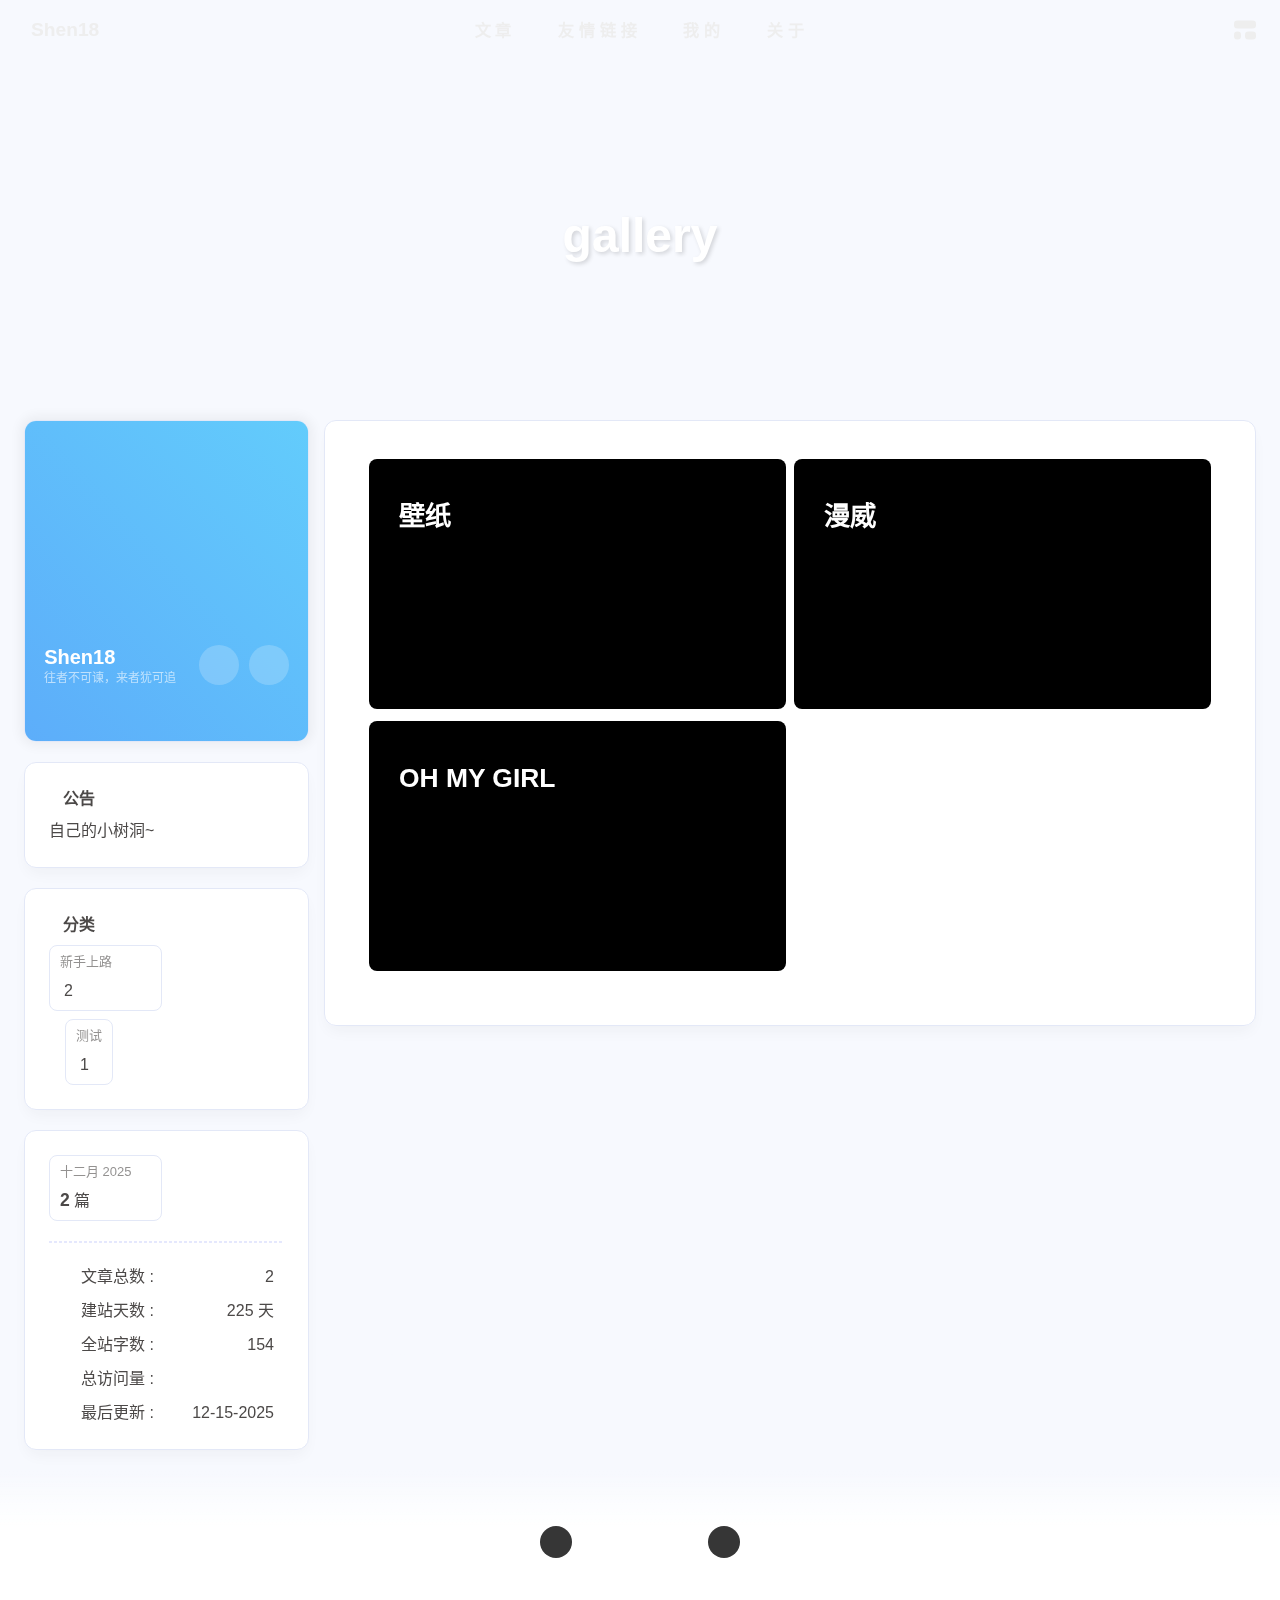
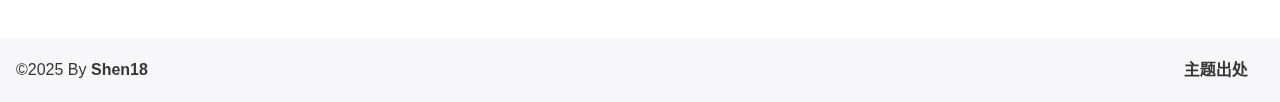
<file: gallery/index.html>
<!DOCTYPE html><html lang="zh-CN" data-theme="dark"><head><meta charset="UTF-8"><meta http-equiv="X-UA-Compatible" content="IE=edge"><meta name="viewport" content="width=device-width, initial-scale=1.0, user-scalable=no"><title>gallery | Shen18</title><meta name="keywords" content="life, blog"><meta name="author" content="Shen18"><meta name="copyright" content="Shen18"><meta name="format-detection" content="telephone=no"><meta name="theme-color" content="#18171d"><meta name="mobile-web-app-capable" content="yes"><meta name="apple-touch-fullscreen" content="yes"><meta name="apple-mobile-web-app-title" content="gallery"><meta name="application-name" content="gallery"><meta name="apple-mobile-web-app-capable" content="yes"><meta name="apple-mobile-web-app-status-bar-style" content="#18171d"><meta property="og:type" content="website"><meta property="og:title" content="gallery"><meta property="og:url" content="https://shen-18.github.io/gallery/index.html"><meta property="og:site_name" content="Shen18"><meta property="og:description" content="壁纸   收藏的一些壁纸                         漫威   关于漫威的图片                         OH MY GIRL   关于OH MY GIRL的图片"><meta property="og:locale" content="zh-CN"><meta property="og:image" content="https://shen-18.github.io/img/background_lucy.jpg"><meta property="article:author" content="Shen18"><meta property="article:tag" content="life, blog"><meta name="twitter:card" content="summary"><meta name="twitter:image" content="https://shen-18.github.io/img/background_lucy.jpg"><meta name="description" content="壁纸   收藏的一些壁纸                         漫威   关于漫威的图片                         OH MY GIRL   关于OH MY GIRL的图片"><link rel="shortcut icon" href="/img/Valkyrie.ico"><link rel="canonical" href="https://shen-18.github.io/gallery/"><link rel="preconnect" href="//cdn.cbd.int"/><link rel="preconnect" href="//static.cloudflareinsights.com"/><link rel="preconnect" href="//busuanzi.ibruce.info"/><meta name="google-site-verification" content="xxx"/><meta name="baidu-site-verification" content="code-xxx"/><meta name="msvalidate.01" content="xxx"/><link rel="stylesheet" href="/css/index.css"><link rel="stylesheet" href="https://cdn.cbd.int/node-snackbar@0.1.16/dist/snackbar.min.css" media="print" onload="this.media='all'"><link rel="stylesheet" href="https://cdn.cbd.int/@fancyapps/ui@6.1.6/dist/fancybox/fancybox.css" media="print" onload="this.media='all'"><script defer="defer" data-pjax="data-pjax" src="https://static.cloudflareinsights.com/beacon.min.js" data-cf-beacon="{&quot;token&quot;: &quot;52495c33b7494bd7b77349128e5e2a3d&quot;}"></script><script>const GLOBAL_CONFIG = {
  linkPageTop: undefined,
  peoplecanvas: undefined,
  postHeadAiDescription: {"enable":true,"gptName":"AnZhiYu","mode":"local","switchBtn":false,"btnLink":"https://afdian.net/item/886a79d4db6711eda42a52540025c377","randomNum":3,"basicWordCount":1000,"key":"xxxx","Referer":"https://xx.xx/"},
  diytitle: undefined,
  LA51: undefined,
  greetingBox: {"enable":true,"default":"晚上好👋","list":[{"greeting":"晚安😴","startTime":0,"endTime":5},{"greeting":"早上好鸭👋, 祝你一天好心情！","startTime":6,"endTime":9},{"greeting":"上午好👋, 状态很好，鼓励一下～","startTime":10,"endTime":10},{"greeting":"11点多啦, 在坚持一下就吃饭啦～","startTime":11,"endTime":11},{"greeting":"午安👋, 宝贝","startTime":12,"endTime":14},{"greeting":"🌈充实的一天辛苦啦！","startTime":14,"endTime":18},{"greeting":"19点喽, 奖励一顿丰盛的大餐吧🍔。","startTime":19,"endTime":19},{"greeting":"晚上好👋, 在属于自己的时间好好放松😌~","startTime":20,"endTime":24}]},
  twikooEnvId: '',
  commentBarrageConfig:undefined,
  music_page_default: "nav_music",
  root: '/',
  preloader: {"source":3},
  friends_vue_info: undefined,
  navMusic: true,
  mainTone: undefined,
  authorStatus: undefined,
  algolia: undefined,
  localSearch: {"path":"/search.xml","preload":true,"languages":{"hits_empty":"找不到您查询的内容：${query}"}},
  translate: {"defaultEncoding":2,"translateDelay":0,"msgToTraditionalChinese":"繁","msgToSimplifiedChinese":"简","rightMenuMsgToTraditionalChinese":"转为繁体","rightMenuMsgToSimplifiedChinese":"转为简体"},
  noticeOutdate: undefined,
  highlight: {"plugin":"highlight.js","highlightCopy":true,"highlightLang":true,"highlightHeightLimit":330},
  copy: {
    success: '复制成功',
    error: '复制错误',
    noSupport: '浏览器不支持'
  },
  relativeDate: {
    homepage: false,
    simplehomepage: true,
    post: false
  },
  runtime: '天',
  date_suffix: {
    just: '刚刚',
    min: '分钟前',
    hour: '小时前',
    day: '天前',
    month: '个月前'
  },
  copyright: {"copy":true,"copyrightEbable":false,"limitCount":50,"languages":{"author":"作者: Shen18","link":"链接: ","source":"来源: Shen18","info":"著作权归作者所有。商业转载请联系作者获得授权，非商业转载请注明出处。","copySuccess":"复制成功，复制和转载请标注本文地址"}},
  lightbox: 'fancybox',
  Snackbar: {"chs_to_cht":"你已切换为繁体","cht_to_chs":"你已切换为简体","day_to_night":"你已切换为深色模式","night_to_day":"你已切换为浅色模式","bgLight":"#425AEF","bgDark":"#1f1f1f","position":"top-center"},
  source: {
    justifiedGallery: {
      js: 'https://cdn.cbd.int/flickr-justified-gallery@2.2.0/dist/fjGallery.min.js',
      css: 'https://cdn.cbd.int/flickr-justified-gallery@2.2.0/dist/fjGallery.css'
    }
  },
  isPhotoFigcaption: false,
  islazyload: true,
  isAnchor: false,
  shortcutKey: undefined,
  autoDarkmode: true
}</script><script id="config-diff">var GLOBAL_CONFIG_SITE = {
  configTitle: 'Shen18',
  title: 'gallery',
  postAI: '',
  pageFillDescription: '壁纸收藏的一些壁纸漫威关于漫威的图片关于的图片',
  isPost: false,
  isHome: false,
  isHighlightShrink: false,
  isToc: false,
  postUpdate: '2025-12-15 12:25:08',
  postMainColor: '',
}</script><noscript><style type="text/css">
  #nav {
    opacity: 1
  }
  .justified-gallery img {
    opacity: 1
  }

  #recent-posts time,
  #post-meta time {
    display: inline !important
  }
</style></noscript><script>(win=>{
      win.saveToLocal = {
        set: (key, value, ttl) => {
          if (ttl === 0) return
          const now = Date.now()
          const expiry = now + ttl * 86400000
          const item = {
            value,
            expiry
          }
          localStorage.setItem(key, JSON.stringify(item))
        },
      
        get: key => {
          const itemStr = localStorage.getItem(key)
      
          if (!itemStr) {
            return undefined
          }
          const item = JSON.parse(itemStr)
          const now = Date.now()
      
          if (now > item.expiry) {
            localStorage.removeItem(key)
            return undefined
          }
          return item.value
        }
      }
    
      win.getScript = (url, attr = {}) => new Promise((resolve, reject) => {
        const script = document.createElement('script')
        script.src = url
        script.async = true
        script.onerror = reject
        script.onload = script.onreadystatechange = function() {
          const loadState = this.readyState
          if (loadState && loadState !== 'loaded' && loadState !== 'complete') return
          script.onload = script.onreadystatechange = null
          resolve()
        }

        Object.keys(attr).forEach(key => {
          script.setAttribute(key, attr[key])
        })

        document.head.appendChild(script)
      })
    
      win.getCSS = (url, id = false) => new Promise((resolve, reject) => {
        const link = document.createElement('link')
        link.rel = 'stylesheet'
        link.href = url
        if (id) link.id = id
        link.onerror = reject
        link.onload = link.onreadystatechange = function() {
          const loadState = this.readyState
          if (loadState && loadState !== 'loaded' && loadState !== 'complete') return
          link.onload = link.onreadystatechange = null
          resolve()
        }
        document.head.appendChild(link)
      })
    
      win.activateDarkMode = () => {
        document.documentElement.setAttribute('data-theme', 'dark')
        if (document.querySelector('meta[name="theme-color"]') !== null) {
          document.querySelector('meta[name="theme-color"]').setAttribute('content', '#18171d')
        }
      }
      win.activateLightMode = () => {
        document.documentElement.setAttribute('data-theme', 'light')
        if (document.querySelector('meta[name="theme-color"]') !== null) {
          document.querySelector('meta[name="theme-color"]').setAttribute('content', '#f7f9fe')
        }
      }
      const t = saveToLocal.get('theme')
    
          const isDarkMode = window.matchMedia('(prefers-color-scheme: dark)').matches
          const isLightMode = window.matchMedia('(prefers-color-scheme: light)').matches
          const isNotSpecified = window.matchMedia('(prefers-color-scheme: no-preference)').matches
          const hasNoSupport = !isDarkMode && !isLightMode && !isNotSpecified

          if (t === undefined) {
            if (isLightMode) activateLightMode()
            else if (isDarkMode) activateDarkMode()
            else if (isNotSpecified || hasNoSupport) {
              const now = new Date()
              const hour = now.getHours()
              const isNight = hour <= 6 || hour >= 18
              isNight ? activateDarkMode() : activateLightMode()
            }
            window.matchMedia('(prefers-color-scheme: dark)').addListener(e => {
              if (saveToLocal.get('theme') === undefined) {
                e.matches ? activateDarkMode() : activateLightMode()
              }
            })
          } else if (t === 'light') activateLightMode()
          else activateDarkMode()
        
      const asideStatus = saveToLocal.get('aside-status')
      if (asideStatus !== undefined) {
        if (asideStatus === 'hide') {
          document.documentElement.classList.add('hide-aside')
        } else {
          document.documentElement.classList.remove('hide-aside')
        }
      }
    
      const detectApple = () => {
        if(/iPad|iPhone|iPod|Macintosh/.test(navigator.userAgent)){
          document.documentElement.classList.add('apple')
        }
      }
      detectApple()
    })(window)</script><meta name="generator" content="Hexo 8.1.1"></head><body data-type="anzhiyu"><div id="web_bg"></div><div id="an_music_bg"></div><div id="loading-box" onclick="document.getElementById(&quot;loading-box&quot;).classList.add(&quot;loaded&quot;)"><div class="loading-bg"><img class="loading-img nolazyload" alt="加载头像" src="/img/Valkyrie.jpg"/><div class="loading-image-dot"></div></div></div><script>const preloader = {
  endLoading: () => {
    document.getElementById('loading-box').classList.add("loaded");
  },
  initLoading: () => {
    document.getElementById('loading-box').classList.remove("loaded")
  }
}
window.addEventListener('load',()=> { preloader.endLoading() })
setTimeout(function(){preloader.endLoading();},10000)

if (true) {
  document.addEventListener('pjax:send', () => { preloader.initLoading() })
  document.addEventListener('pjax:complete', () => { preloader.endLoading() })
}</script><link rel="stylesheet" href="https://cdn.cbd.int/anzhiyu-theme-static@1.1.10/progress_bar/progress_bar.css"/><script async="async" src="https://cdn.cbd.int/pace-js@1.2.4/pace.min.js" data-pace-options="{ &quot;restartOnRequestAfter&quot;:false,&quot;eventLag&quot;:false}"></script><div class="page" id="body-wrap"><header class="not-home-page" id="page-header"><nav id="nav"><div id="nav-group"><span id="blog_name"><a id="site-name" href="/" accesskey="h"><div class="title">Shen18</div><i class="anzhiyufont anzhiyu-icon-house-chimney"></i></a></span><div class="mask-name-container"><div id="name-container"><a id="page-name" href="javascript:anzhiyu.scrollToDest(0, 500)">PAGE_NAME</a></div></div><div id="menus"><div class="menus_items"><div class="menus_item"><a class="site-page" href="javascript:void(0);"><span> 文章</span></a><ul class="menus_item_child"><li><a class="site-page child faa-parent animated-hover" href="/archives/"><i class="anzhiyufont anzhiyu-icon-box-archive faa-tada" style="font-size: 0.9em;"></i><span> 时间线</span></a></li><li><a class="site-page child faa-parent animated-hover" href="/categories/"><i class="anzhiyufont anzhiyu-icon-shapes faa-tada" style="font-size: 0.9em;"></i><span> 分类</span></a></li><li><a class="site-page child faa-parent animated-hover" href="/tags/"><i class="anzhiyufont anzhiyu-icon-tags faa-tada" style="font-size: 0.9em;"></i><span> 标签</span></a></li></ul></div><div class="menus_item"><a class="site-page" href="javascript:void(0);"><span> 友情链接</span></a><ul class="menus_item_child"><li><a class="site-page child faa-parent animated-hover" href="/link/"><i class="anzhiyufont anzhiyu-icon-link faa-tada" style="font-size: 0.9em;"></i><span> 友链</span></a></li></ul></div><div class="menus_item"><a class="site-page" href="javascript:void(0);"><span> 我的</span></a><ul class="menus_item_child"><li><a class="site-page child faa-parent animated-hover" href="/album/"><i class="anzhiyufont anzhiyu-icon-images faa-tada" style="font-size: 0.9em;"></i><span> 相册集</span></a></li></ul></div><div class="menus_item"><a class="site-page" href="javascript:void(0);"><span> 关于</span></a><ul class="menus_item_child"><li><a class="site-page child faa-parent animated-hover" href="/about/"><i class="anzhiyufont anzhiyu-icon-paper-plane faa-tada" style="font-size: 0.9em;"></i><span> 关于本人</span></a></li><li><a class="site-page child faa-parent animated-hover" href="/essay/"><i class="anzhiyufont anzhiyu-icon-lightbulb faa-tada" style="font-size: 0.9em;"></i><span> 闲言碎语</span></a></li></ul></div></div></div><div id="nav-right"><div class="nav-button" id="randomPost_button"><a class="site-page" onclick="toRandomPost()" title="随机前往一个文章" href="javascript:void(0);"><i class="anzhiyufont anzhiyu-icon-dice"></i></a></div><div class="nav-button" id="search-button"><a class="site-page social-icon search" href="javascript:void(0);" title="搜索🔍" accesskey="s"><i class="anzhiyufont anzhiyu-icon-magnifying-glass"></i><span> 搜索</span></a></div><input id="center-console" type="checkbox"/><label class="widget" for="center-console" title="中控台" onclick="anzhiyu.switchConsole();"><i class="left"></i><i class="widget center"></i><i class="widget right"></i></label><div id="console"><div class="console-card-group-reward"><ul class="reward-all console-card"><li class="reward-item"><a href="https://npm.elemecdn.com/anzhiyu-blog@1.1.6/img/post/common/qrcode-weichat.png" target="_blank"><img class="post-qr-code-img" alt="微信" src= "[data-uri]" onerror="this.onerror=null,this.src=&quot;/img/404.jpg&quot;" data-lazy-src="https://npm.elemecdn.com/anzhiyu-blog@1.1.6/img/post/common/qrcode-weichat.png"/></a><div class="post-qr-code-desc">微信</div></li><li class="reward-item"><a href="https://npm.elemecdn.com/anzhiyu-blog@1.1.6/img/post/common/qrcode-alipay.png" target="_blank"><img class="post-qr-code-img" alt="支付宝" src= "[data-uri]" onerror="this.onerror=null,this.src=&quot;/img/404.jpg&quot;" data-lazy-src="https://npm.elemecdn.com/anzhiyu-blog@1.1.6/img/post/common/qrcode-alipay.png"/></a><div class="post-qr-code-desc">支付宝</div></li></ul></div><div class="console-card-group"><div class="console-card-group-left"><div class="console-card" id="card-newest-comments"><div class="card-content"><div class="author-content-item-tips">互动</div><span class="author-content-item-title"> 最新评论</span></div><div class="aside-list"><span>正在加载中...</span></div></div></div><div class="console-card-group-right"><div class="console-card tags"><div class="card-content"><div class="author-content-item-tips">兴趣点</div><span class="author-content-item-title">寻找你感兴趣的领域</span><div class="card-tags"><div class="item-headline"></div><div class="card-tag-cloud"><a href="/tags/post/" style="font-size: 1.05rem;">post<sup>1</sup></a></div></div><hr/></div></div><div class="console-card history"><div class="item-headline"><i class="anzhiyufont anzhiyu-icon-box-archiv"></i><span>文章</span></div><div class="card-archives"><div class="item-headline"><i class="anzhiyufont anzhiyu-icon-archive"></i><span>归档</span></div><ul class="card-archive-list"><li class="card-archive-list-item"><a class="card-archive-list-link" href="/archives/2025/12/"><span class="card-archive-list-date">十二月 2025</span><div class="card-archive-list-count-group"><span class="card-archive-list-count">2</span><span>篇</span></div></a></li></ul></div><hr/></div></div></div><div class="button-group"><div class="console-btn-item"><a class="darkmode_switchbutton" title="显示模式切换" href="javascript:void(0);"><i class="anzhiyufont anzhiyu-icon-moon"></i></a></div><div class="console-btn-item" id="consoleHideAside" onclick="anzhiyu.hideAsideBtn()" title="边栏显示控制"><a class="asideSwitch"><i class="anzhiyufont anzhiyu-icon-arrows-left-right"></i></a></div><div class="console-btn-item" id="consoleMusic" onclick="anzhiyu.musicToggle()" title="音乐开关"><a class="music-switch"><i class="anzhiyufont anzhiyu-icon-music"></i></a></div></div><div class="console-mask" onclick="anzhiyu.hideConsole()" href="javascript:void(0);"></div></div><div class="nav-button" id="nav-totop"><a class="totopbtn" href="javascript:void(0);"><i class="anzhiyufont anzhiyu-icon-arrow-up"></i><span id="percent" onclick="anzhiyu.scrollToDest(0,500)">0</span></a></div><div id="toggle-menu"><a class="site-page" href="javascript:void(0);" title="切换"><i class="anzhiyufont anzhiyu-icon-bars"></i></a></div></div></div></nav><div id="page-site-info"><h1 id="site-title">gallery</h1></div></header><main id="blog-container"><div class="layout" id="content-inner"><div id="page"><div id="article-container"><div class="gallery-group-main">

  <figure class="gallery-group">
  <img class="gallery-group-img no-lightbox" src= "[data-uri]" onerror="this.onerror=null,this.src=&quot;/img/404.jpg&quot;" data-lazy-src='https://i.loli.net/2019/11/10/T7Mu8Aod3egmC4Q.png' alt="Group Image Gallery">
  <figcaption>
  <div class="gallery-group-name">壁纸</div>
  <p>收藏的一些壁纸</p>
  <a href='/Gallery/wallpaper'></a>
  </figcaption>
  </figure>
  

  <figure class="gallery-group">
  <img class="gallery-group-img no-lightbox" src= "[data-uri]" onerror="this.onerror=null,this.src=&quot;/img/404.jpg&quot;" data-lazy-src='https://i.loli.net/2019/12/25/8t97aVlp4hgyBGu.jpg' alt="Group Image Gallery">
  <figcaption>
  <div class="gallery-group-name">漫威</div>
  <p>关于漫威的图片</p>
  <a href='/Gallery/marvel'></a>
  </figcaption>
  </figure>
  

  <figure class="gallery-group">
  <img class="gallery-group-img no-lightbox" src= "[data-uri]" onerror="this.onerror=null,this.src=&quot;/img/404.jpg&quot;" data-lazy-src='https://i.loli.net/2019/12/25/hOqbQ3BIwa6KWpo.jpg' alt="Group Image Gallery">
  <figcaption>
  <div class="gallery-group-name">OH MY GIRL</div>
  <p>关于OH MY GIRL的图片</p>
  <a href='/Gallery/ohmygirl'></a>
  </figcaption>
  </figure>
  
</div>
</div></div><div class="aside-content" id="aside-content"><div class="card-widget card-info"><div class="card-content"><div class="author-info-avatar"><img class="avatar-img" src= "[data-uri]" onerror="this.onerror=null,this.src=&quot;/img/404.jpg&quot;" data-lazy-src="/img/Valkyrie.jpg" onerror="this.onerror=null;this.src='/img/friend_404.gif'" alt="avatar"/></div><div class="author-info__description"><div style="line-height:1.38;margin:0.6rem 0;text-align:justify;color:rgba(255, 255, 255, 0.8);">分享自己的<b style="color:#fff">碎碎念</b>和<b style="color:#fff">乱七八糟的东西</b>，希望你能找到自己所想要的。</div></div><div class="author-info__bottom-group"><a class="author-info__bottom-group-left" href="/about/"><h1 class="author-info__name">Shen18</h1><div class="author-info__desc">往者不可谏，来者犹可追</div></a><div class="card-info-social-icons is-center"><a class="social-icon faa-parent animated-hover" href="https://github.com/Shen-18" target="_blank" title="Github"><i class="anzhiyufont anzhiyu-icon-github"></i></a><a class="social-icon faa-parent animated-hover" href="mailto:Shen18&lt;Yushen0718@outlook.com&gt;" target="_blank" title="邮箱"><i class="anzhiyufont anzhiyu-icon-envelope"></i></a></div></div></div></div><div class="card-widget card-announcement"><div class="item-headline"><i class="anzhiyufont anzhiyu-icon-bullhorn anzhiyu-shake"></i><span>公告</span></div><div class="announcement_content">自己的小树洞~</div></div><div class="card-widget card-categories"><div class="item-headline">
            <i class="anzhiyufont anzhiyu-icon-folder-open"></i>
            <span>分类</span>
            
            </div>
            <ul class="card-category-list" id="aside-cat-list">
            <li class="card-category-list-item "><a class="card-category-list-link" href="/categories/%E6%96%B0%E6%89%8B%E4%B8%8A%E8%B7%AF/"><span class="card-category-list-name">新手上路</span><span class="card-category-list-count">2</span></a><ul class="card-category-list child"><li class="card-category-list-item "><a class="card-category-list-link" href="/categories/%E6%96%B0%E6%89%8B%E4%B8%8A%E8%B7%AF/%E6%B5%8B%E8%AF%95/"><span class="card-category-list-name">测试</span><span class="card-category-list-count">1</span></a></li></ul></li>
            </ul></div><div class="sticky_layout"><div class="card-widget"><div class="card-archives"><div class="item-headline"><i class="anzhiyufont anzhiyu-icon-archive"></i><span>归档</span></div><ul class="card-archive-list"><li class="card-archive-list-item"><a class="card-archive-list-link" href="/archives/2025/12/"><span class="card-archive-list-date">十二月 2025</span><div class="card-archive-list-count-group"><span class="card-archive-list-count">2</span><span>篇</span></div></a></li></ul></div><hr/><div class="card-webinfo"><div class="item-headline"><i class="anzhiyufont anzhiyu-icon-chart-line"></i><span>网站资讯</span></div><div class="webinfo"><div class="webinfo-item"><div class="webinfo-item-title"><i class="anzhiyufont anzhiyu-icon-file-lines"></i><div class="item-name">文章总数 :</div></div><div class="item-count">2</div></div><div class="webinfo-item"><div class="webinfo-item-title"><i class="anzhiyufont anzhiyu-icon-stopwatch"></i><div class="item-name">建站天数 :</div></div><div class="item-count" id="runtimeshow" data-publishDate="2025-12-13T10:00:00.000Z"><i class="anzhiyufont anzhiyu-icon-spinner anzhiyu-spin"></i></div></div><div class="webinfo-item"><div class="webinfo-item-title"><i class="anzhiyufont anzhiyu-icon-font"></i><div class="item-name">全站字数 :</div></div><div class="item-count">154</div></div><div class="webinfo-item"><div class="webinfo-item-title"><i class="anzhiyufont anzhiyu-icon-square-poll-vertical"></i><div class="item-name">总访问量 :</div></div><div class="item-count" id="busuanzi_value_site_pv"><i class="anzhiyufont anzhiyu-icon-spinner anzhiyu-spin"></i></div></div><div class="webinfo-item"><div class="webinfo-item-title"><i class="anzhiyufont anzhiyu-icon-hourglass-start"></i><div class="item-name">最后更新 :</div></div><div class="item-count" id="last-push-date" data-lastPushDate="2025-12-15T09:10:44.455Z"><i class="anzhiyufont anzhiyu-icon-spinner anzhiyu-spin"></i></div></div></div></div></div></div></div></div></main><footer id="footer"><div id="footer-wrap"><div id="footer_deal"><a class="deal_link" href="mailto:Shen18&lt;Yushen0718@outlook.com&gt;" title="email"><i class="anzhiyufont anzhiyu-icon-envelope"></i></a><img class="footer_mini_logo" title="返回顶部" alt="返回顶部" onclick="anzhiyu.scrollToDest(0, 500)" src= "[data-uri]" onerror="this.onerror=null,this.src=&quot;/img/404.jpg&quot;" data-lazy-src="img/Valkyrie.jpg" size="50px"/><a class="deal_link" target="_blank" rel="noopener" href="https://github.com/Shen-18" title="Github"><i class="anzhiyufont anzhiyu-icon-github"></i></a></div><div id="workboard"><div id="runtimeTextTip"></div></div><p id="ghbdages"><a class="github-badge" target="_blank" href="https://hexo.io/" style="margin-inline:5px" data-title="博客框架为Hexo_v8.1.0" title="博客框架为Hexo_v8.1.0"><img src= "[data-uri]" onerror="this.onerror=null,this.src=&quot;/img/404.jpg&quot;" data-lazy-src="https://npm.elemecdn.com/anzhiyu-blog@2.1.5/img/badge/Frame-Hexo.svg" alt="博客框架为Hexo_v8.1.0"/></a><a class="github-badge" target="_blank" href="https://hexo.anheyu.com/" style="margin-inline:5px" data-title="本站使用AnZhiYu主题" title="本站使用AnZhiYu主题"><img src= "[data-uri]" onerror="this.onerror=null,this.src=&quot;/img/404.jpg&quot;" data-lazy-src="https://npm.elemecdn.com/anzhiyu-theme-static@1.0.9/img/Theme-AnZhiYu-2E67D3.svg" alt="本站使用AnZhiYu主题"/></a><a class="github-badge" target="_blank" href="https://www.Cloudflare.com/" style="margin-inline:5px" data-title="本站使用Cloudflare为静态资源提供CDN加速" title="本站使用Cloudflare为静态资源提供CDN加速"><img src= "[data-uri]" onerror="this.onerror=null,this.src=&quot;/img/404.jpg&quot;" data-lazy-src="https://img.shields.io/badge/CDN-Cloudflare-blue" alt="本站使用Cloudflare为静态资源提供CDN加速"/></a><a class="github-badge" target="_blank" href="https://github.com/" style="margin-inline:5px" data-title="本站项目由Github托管" title="本站项目由Github托管"><img src= "[data-uri]" onerror="this.onerror=null,this.src=&quot;/img/404.jpg&quot;" data-lazy-src="https://npm.elemecdn.com/anzhiyu-blog@2.1.5/img/badge/Source-Github.svg" alt="本站项目由Github托管"/></a></p></div><div id="footer-bar"><div class="footer-bar-links"><div class="footer-bar-left"><div id="footer-bar-tips"><div class="copyright">&copy;2025 By <a class="footer-bar-link" href="/" title="Shen18" target="_blank">Shen18</a></div></div><div id="footer-type-tips"></div><div class="js-pjax"><script>function subtitleType () {
  fetch('https://v1.hitokoto.cn')
    .then(response => response.json())
    .then(data => {
      if (true) {
        const from = '出自 ' + data.from
        const sub = "往者不可谏&#44;来者犹可追"
        sub.unshift(data.hitokoto, from)
        window.typed = new Typed('#footer-type-tips', {
          strings: sub,
          startDelay: 300,
          typeSpeed: 50,
          loop: true,
          backSpeed: 50,
        })
      } else {
        document.getElementById('footer-type-tips').innerHTML = data.hitokoto
      }
    })
}

if (true) {
  if (typeof Typed === 'function') {
    subtitleType()
  } else {
    getScript('https://cdn.cbd.int/typed.js@2.1.0/dist/typed.umd.js').then(subtitleType)
  }
} else {
  subtitleType()
}
</script></div></div><div class="footer-bar-right"><a class="footer-bar-link" target="_blank" rel="noopener" href="https://github.com/anzhiyu-c/hexo-theme-anzhiyu" title="主题出处">主题出处</a></div></div></div></footer></div><div id="sidebar"><div id="menu-mask"></div><div id="sidebar-menus"><div class="sidebar-site-data site-data is-center"><a href="/archives/" title="archive"><div class="headline">文章</div><div class="length-num">2</div></a><a href="/tags/" title="tag"><div class="headline">标签</div><div class="length-num">1</div></a><a href="/categories/" title="category"><div class="headline">分类</div><div class="length-num">2</div></a></div><span class="sidebar-menu-item-title">功能</span><div class="sidebar-menu-item"><a class="darkmode_switchbutton menu-child" href="javascript:void(0);" title="显示模式"><i class="anzhiyufont anzhiyu-icon-circle-half-stroke"></i><span>显示模式</span></a></div><div class="back-menu-list-groups"><div class="back-menu-list-group"><div class="back-menu-list-title">网页</div><div class="back-menu-list"><a class="back-menu-item" target="_blank" rel="noopener" href="https://hexo.anheyu.com/" title="博客"><img class="back-menu-item-icon" src= "[data-uri]" onerror="this.onerror=null,this.src=&quot;/img/404.jpg&quot;" data-lazy-src="/img/favicon.ico" alt="博客"/><span class="back-menu-item-text">博客</span></a></div></div><div class="back-menu-list-group"><div class="back-menu-list-title">项目</div><div class="back-menu-list"><a class="back-menu-item" target="_blank" rel="noopener" href="https://image.anheyu.com/" title="安知鱼图床"><img class="back-menu-item-icon" src= "[data-uri]" onerror="this.onerror=null,this.src=&quot;/img/404.jpg&quot;" data-lazy-src="https://image.anheyu.com/favicon.ico" alt="安知鱼图床"/><span class="back-menu-item-text">安知鱼图床</span></a></div></div></div><div class="menus_items"><div class="menus_item"><a class="site-page" href="javascript:void(0);"><span> 文章</span></a><ul class="menus_item_child"><li><a class="site-page child faa-parent animated-hover" href="/archives/"><i class="anzhiyufont anzhiyu-icon-box-archive faa-tada" style="font-size: 0.9em;"></i><span> 时间线</span></a></li><li><a class="site-page child faa-parent animated-hover" href="/categories/"><i class="anzhiyufont anzhiyu-icon-shapes faa-tada" style="font-size: 0.9em;"></i><span> 分类</span></a></li><li><a class="site-page child faa-parent animated-hover" href="/tags/"><i class="anzhiyufont anzhiyu-icon-tags faa-tada" style="font-size: 0.9em;"></i><span> 标签</span></a></li></ul></div><div class="menus_item"><a class="site-page" href="javascript:void(0);"><span> 友情链接</span></a><ul class="menus_item_child"><li><a class="site-page child faa-parent animated-hover" href="/link/"><i class="anzhiyufont anzhiyu-icon-link faa-tada" style="font-size: 0.9em;"></i><span> 友链</span></a></li></ul></div><div class="menus_item"><a class="site-page" href="javascript:void(0);"><span> 我的</span></a><ul class="menus_item_child"><li><a class="site-page child faa-parent animated-hover" href="/album/"><i class="anzhiyufont anzhiyu-icon-images faa-tada" style="font-size: 0.9em;"></i><span> 相册集</span></a></li></ul></div><div class="menus_item"><a class="site-page" href="javascript:void(0);"><span> 关于</span></a><ul class="menus_item_child"><li><a class="site-page child faa-parent animated-hover" href="/about/"><i class="anzhiyufont anzhiyu-icon-paper-plane faa-tada" style="font-size: 0.9em;"></i><span> 关于本人</span></a></li><li><a class="site-page child faa-parent animated-hover" href="/essay/"><i class="anzhiyufont anzhiyu-icon-lightbulb faa-tada" style="font-size: 0.9em;"></i><span> 闲言碎语</span></a></li></ul></div></div><span class="sidebar-menu-item-title">标签</span></div></div><div id="rightside"><div id="rightside-config-hide"><button id="translateLink" type="button" title="简繁转换">繁</button><button id="darkmode" type="button" title="浅色和深色模式转换"><i class="anzhiyufont anzhiyu-icon-circle-half-stroke"></i></button><button id="hide-aside-btn" type="button" title="单栏和双栏切换"><i class="anzhiyufont anzhiyu-icon-arrows-left-right"></i></button></div><div id="rightside-config-show"><button id="rightside-config" type="button" title="设置"><i class="anzhiyufont anzhiyu-icon-gear"></i></button><button id="go-up" type="button" title="回到顶部"><i class="anzhiyufont anzhiyu-icon-arrow-up"></i></button></div></div><div id="nav-music"><a id="nav-music-hoverTips" onclick="anzhiyu.musicToggle()" accesskey="m">播放音乐</a><div id="console-music-bg"></div><meting-js id="8152976493" server="netease" type="playlist" mutex="true" preload="none" theme="var(--anzhiyu-main)" data-lrctype="0" order="random" volume="0.7"></meting-js></div><div id="local-search"><div class="search-dialog"><nav class="search-nav"><span class="search-dialog-title">搜索</span><span id="loading-status"></span><button class="search-close-button"><i class="anzhiyufont anzhiyu-icon-xmark"></i></button></nav><div class="is-center" id="loading-database"><i class="anzhiyufont anzhiyu-icon-spinner anzhiyu-pulse-icon"></i><span>  数据库加载中</span></div><div class="search-wrap"><div id="local-search-input"><div class="local-search-box"><input class="local-search-box--input" placeholder="搜索文章" type="text"/></div></div><hr/><div id="local-search-results"></div></div></div><div id="search-mask"></div></div><div id="rightMenu"><div class="rightMenu-group rightMenu-small"><div class="rightMenu-item" id="menu-backward"><i class="anzhiyufont anzhiyu-icon-arrow-left"></i></div><div class="rightMenu-item" id="menu-forward"><i class="anzhiyufont anzhiyu-icon-arrow-right"></i></div><div class="rightMenu-item" id="menu-refresh"><i class="anzhiyufont anzhiyu-icon-arrow-rotate-right" style="font-size: 1rem;"></i></div><div class="rightMenu-item" id="menu-top"><i class="anzhiyufont anzhiyu-icon-arrow-up"></i></div></div><div class="rightMenu-group rightMenu-line rightMenuPlugin"><div class="rightMenu-item" id="menu-copytext"><i class="anzhiyufont anzhiyu-icon-copy"></i><span>复制选中文本</span></div><div class="rightMenu-item" id="menu-pastetext"><i class="anzhiyufont anzhiyu-icon-paste"></i><span>粘贴文本</span></div><a class="rightMenu-item" id="menu-commenttext"><i class="anzhiyufont anzhiyu-icon-comment-medical"></i><span>引用到评论</span></a><div class="rightMenu-item" id="menu-newwindow"><i class="anzhiyufont anzhiyu-icon-window-restore"></i><span>新窗口打开</span></div><div class="rightMenu-item" id="menu-copylink"><i class="anzhiyufont anzhiyu-icon-link"></i><span>复制链接地址</span></div><div class="rightMenu-item" id="menu-copyimg"><i class="anzhiyufont anzhiyu-icon-images"></i><span>复制此图片</span></div><div class="rightMenu-item" id="menu-downloadimg"><i class="anzhiyufont anzhiyu-icon-download"></i><span>下载此图片</span></div><div class="rightMenu-item" id="menu-newwindowimg"><i class="anzhiyufont anzhiyu-icon-window-restore"></i><span>新窗口打开图片</span></div><div class="rightMenu-item" id="menu-search"><i class="anzhiyufont anzhiyu-icon-magnifying-glass"></i><span>站内搜索</span></div><div class="rightMenu-item" id="menu-searchBaidu"><i class="anzhiyufont anzhiyu-icon-magnifying-glass"></i><span>百度搜索</span></div><div class="rightMenu-item" id="menu-music-toggle"><i class="anzhiyufont anzhiyu-icon-play"></i><span>播放音乐</span></div><div class="rightMenu-item" id="menu-music-back"><i class="anzhiyufont anzhiyu-icon-backward"></i><span>切换到上一首</span></div><div class="rightMenu-item" id="menu-music-forward"><i class="anzhiyufont anzhiyu-icon-forward"></i><span>切换到下一首</span></div><div class="rightMenu-item" id="menu-music-playlist" onclick="window.open(&quot;https://y.qq.com/n/ryqq/playlist/8802438608&quot;, &quot;_blank&quot;);" style="display: none;"><i class="anzhiyufont anzhiyu-icon-radio"></i><span>查看所有歌曲</span></div><div class="rightMenu-item" id="menu-music-copyMusicName"><i class="anzhiyufont anzhiyu-icon-copy"></i><span>复制歌名</span></div></div><div class="rightMenu-group rightMenu-line rightMenuOther"><a class="rightMenu-item menu-link" id="menu-randomPost"><i class="anzhiyufont anzhiyu-icon-shuffle"></i><span>随便逛逛</span></a><a class="rightMenu-item menu-link" href="/categories/"><i class="anzhiyufont anzhiyu-icon-cube"></i><span>博客分类</span></a><a class="rightMenu-item menu-link" href="/tags/"><i class="anzhiyufont anzhiyu-icon-tags"></i><span>文章标签</span></a></div><div class="rightMenu-group rightMenu-line rightMenuOther"><a class="rightMenu-item" id="menu-copy" href="javascript:void(0);"><i class="anzhiyufont anzhiyu-icon-copy"></i><span>复制地址</span></a><a class="rightMenu-item" id="menu-commentBarrage" href="javascript:void(0);"><i class="anzhiyufont anzhiyu-icon-message"></i><span class="menu-commentBarrage-text">关闭热评</span></a><a class="rightMenu-item" id="menu-darkmode" href="javascript:void(0);"><i class="anzhiyufont anzhiyu-icon-circle-half-stroke"></i><span class="menu-darkmode-text">深色模式</span></a><a class="rightMenu-item" id="menu-translate" href="javascript:void(0);"><i class="anzhiyufont anzhiyu-icon-language"></i><span>轉為繁體</span></a></div></div><div id="rightmenu-mask"></div><div><script src="/js/utils.js"></script><script src="/js/main.js"></script><script src="/js/tw_cn.js"></script><script src="https://cdn.cbd.int/@fancyapps/ui@6.1.6/dist/fancybox/fancybox.umd.js"></script><script src="https://cdn.cbd.int/instant.page@5.2.0/instantpage.js" type="module"></script><script src="https://cdn.cbd.int/vanilla-lazyload@19.1.3/dist/lazyload.iife.min.js"></script><script src="https://cdn.cbd.int/node-snackbar@0.1.16/dist/snackbar.min.js"></script><canvas id="universe"></canvas><script async src="https://npm.elemecdn.com/anzhiyu-theme-static@1.0.0/dark/dark.js"></script><script>// 消除控制台打印
var HoldLog = console.log;
console.log = function () {};
let now1 = new Date();
queueMicrotask(() => {
  const Log = function () {
    HoldLog.apply(console, arguments);
  }; //在恢复前输出日志
  const grt = new Date("12/13/2025 18:00:00"); //此处修改你的建站时间或者网站上线时间
  now1.setTime(now1.getTime() + 250);
  const days = (now1 - grt) / 1000 / 60 / 60 / 24;
  const dnum = Math.floor(days);
  const ascll = [
    `欢迎使用安知鱼!`,
    `生活明朗, 万物可爱`,
    `
        
       █████╗ ███╗   ██╗███████╗██╗  ██╗██╗██╗   ██╗██╗   ██╗
      ██╔══██╗████╗  ██║╚══███╔╝██║  ██║██║╚██╗ ██╔╝██║   ██║
      ███████║██╔██╗ ██║  ███╔╝ ███████║██║ ╚████╔╝ ██║   ██║
      ██╔══██║██║╚██╗██║ ███╔╝  ██╔══██║██║  ╚██╔╝  ██║   ██║
      ██║  ██║██║ ╚████║███████╗██║  ██║██║   ██║   ╚██████╔╝
      ╚═╝  ╚═╝╚═╝  ╚═══╝╚══════╝╚═╝  ╚═╝╚═╝   ╚═╝    ╚═════╝
        
        `,
    "已上线",
    dnum,
    "天",
    "©2025 By 安知鱼 V1.7.0",
  ];
  const ascll2 = [`NCC2-036`, `调用前置摄像头拍照成功，识别为【小笨蛋】.`, `Photo captured: `, `🤪`];

  setTimeout(
    Log.bind(
      console,
      `\n%c${ascll[0]} %c ${ascll[1]} %c ${ascll[2]} %c${ascll[3]}%c ${ascll[4]}%c ${ascll[5]}\n\n%c ${ascll[6]}\n`,
      "color:#425AEF",
      "",
      "color:#425AEF",
      "color:#425AEF",
      "",
      "color:#425AEF",
      ""
    )
  );
  setTimeout(
    Log.bind(
      console,
      `%c ${ascll2[0]} %c ${ascll2[1]} %c \n${ascll2[2]} %c\n${ascll2[3]}\n`,
      "color:white; background-color:#4fd953",
      "",
      "",
      'background:url("https://npm.elemecdn.com/anzhiyu-blog@1.1.6/img/post/common/tinggge.gif") no-repeat;font-size:450%'
    )
  );

  setTimeout(Log.bind(console, "%c WELCOME %c 你好，小笨蛋.", "color:white; background-color:#4f90d9", ""));

  setTimeout(
    console.warn.bind(
      console,
      "%c ⚡ Powered by 安知鱼 %c 你正在访问 Shen18 的博客.",
      "color:white; background-color:#f0ad4e",
      ""
    )
  );

  setTimeout(Log.bind(console, "%c W23-12 %c 你已打开控制台.", "color:white; background-color:#4f90d9", ""));

  setTimeout(
    console.warn.bind(console, "%c S013-782 %c 你现在正处于监控中.", "color:white; background-color:#d9534f", "")
  );
});</script><script async src="/anzhiyu/random.js"></script><script async="async">(function () {
  var grt = new Date("12/13/2025 18:00:00"); //设置网站上线时间
  var now = new Date();
  var dnum;
  var hnum;
  var mnum;
  var snum;
  var nowHour;

  // 计算并更新天数、小时数、分钟数和秒数
  function updateTime() {
    now = new Date(); // 更新 now 的值
    nowHour = now.getHours(); // 更新 nowHour 的值
    var days = (now - grt) / 1000 / 60 / 60 / 24;
    dnum = Math.floor(days);
    var hours = (now - grt) / 1000 / 60 / 60 - 24 * dnum;
    hnum = Math.floor(hours);
    if (String(hnum).length == 1) {
      hnum = "0" + hnum;
    }
    var minutes = (now - grt) / 1000 / 60 - 24 * 60 * dnum - 60 * hnum;
    mnum = Math.floor(minutes);
    if (String(mnum).length == 1) {
      mnum = "0" + mnum;
    }
    var seconds = (now - grt) / 1000 - 24 * 60 * 60 * dnum - 60 * 60 * hnum - 60 * mnum;
    snum = Math.round(seconds);
    if (String(snum).length == 1) {
      snum = "0" + snum;
    }
  }

  // 更新网页中显示的网站运行时间
  function updateHtml() {
    const footer = document.getElementById("footer");
    if (!footer) return
    let currentTimeHtml = "";
    if (nowHour < 18 && nowHour >= 9) {
      // 如果是上班时间，默认就是"安知鱼-上班摸鱼中.svg"图片，不需要更改
      currentTimeHtml = `本站居然运行了 ${dnum} 天<span id='runtime'> ${hnum} 小时 ${mnum} 分 ${snum} 秒 </span><i class='anzhiyufont anzhiyu-icon-heartbeat' style='color:red'></i>`;
    } else {
      // 如果是下班时间，插入"安知鱼-下班啦.svg"图片
      let img = document.querySelector("#workboard .workSituationImg");
      if (img != null) {
        img.src = "";
        img.title = "";
        img.alt = "";
      }

      currentTimeHtml = `本站居然运行了 ${dnum} 天<span id='runtime'> ${hnum} 小时 ${mnum} 分 ${snum} 秒 </span><i class='anzhiyufont anzhiyu-icon-heartbeat' style='color:red'></i>`;
    }

    if (document.getElementById("runtimeTextTip")) {
      document.getElementById("runtimeTextTip").innerHTML = currentTimeHtml;
    }
  }

  setInterval(() => {
    updateTime();
    updateHtml();
  }, 1000);
})();</script><script src="/js/search/local-search.js"></script><div class="js-pjax"><input type="hidden" name="page-type" id="page-type" value="anzhiyu"></div><script async data-pjax src="https://npm.elemecdn.com/anzhiyu-theme-static@1.0.1/bubble/bubble.js"></script><script>var visitorMail = "";
</script><script async data-pjax src="https://cdn.cbd.int/anzhiyu-theme-static@1.0.0/waterfall/waterfall.js"></script><script src="https://cdn.cbd.int/qrcodejs@1.0.0/qrcode.min.js"></script><link rel="stylesheet" href="https://cdn.cbd.int/anzhiyu-theme-static@1.1.9/icon/ali_iconfont_css.css"><link rel="stylesheet" href="https://cdn.cbd.int/anzhiyu-theme-static@1.0.0/aplayer/APlayer.min.css" media="print" onload="this.media='all'"><script src="https://cdn.cbd.int/anzhiyu-blog-static@1.0.1/js/APlayer.min.js"></script><script src="https://cdn.cbd.int/hexo-anzhiyu-music@1.0.1/assets/js/Meting2.min.js"></script><script src="https://cdn.cbd.int/pjax@0.2.8/pjax.min.js"></script><script>let pjaxSelectors = ["head > title","#config-diff","#body-wrap","#rightside-config-hide","#rightside-config-show",".js-pjax"]
var pjax = new Pjax({
  elements: 'a:not([target="_blank"])',
  selectors: pjaxSelectors,
  cacheBust: false,
  analytics: false,
  scrollRestoration: false
})

document.addEventListener('pjax:send', function () {
  // removeEventListener scroll 
  anzhiyu.removeGlobalFnEvent('pjax')
  anzhiyu.removeGlobalFnEvent('themeChange')

  document.getElementById('rightside').classList.remove('rightside-show')
  
  if (window.aplayers) {
    for (let i = 0; i < window.aplayers.length; i++) {
      if (!window.aplayers[i].options.fixed) {
        window.aplayers[i].destroy()
      }
    }
  }

  typeof typed === 'object' && typed.destroy()

  //reset readmode
  const $bodyClassList = document.body.classList
  $bodyClassList.contains('read-mode') && $bodyClassList.remove('read-mode')
})

document.addEventListener('pjax:complete', function () {
  window.refreshFn()

  document.querySelectorAll('script[data-pjax]').forEach(item => {
    const newScript = document.createElement('script')
    const content = item.text || item.textContent || item.innerHTML || ""
    Array.from(item.attributes).forEach(attr => newScript.setAttribute(attr.name, attr.value))
    newScript.appendChild(document.createTextNode(content))
    item.parentNode.replaceChild(newScript, item)
  })

  GLOBAL_CONFIG.islazyload && window.lazyLoadInstance.update()

  typeof panguInit === 'function' && panguInit()

  // google analytics
  typeof gtag === 'function' && gtag('config', '', {'page_path': window.location.pathname});

  // baidu analytics
  typeof _hmt === 'object' && _hmt.push(['_trackPageview',window.location.pathname]);

  typeof loadMeting === 'function' && document.getElementsByClassName('aplayer').length && loadMeting()

  // prismjs
  typeof Prism === 'object' && Prism.highlightAll()
})

document.addEventListener('pjax:error', e => {
  if (e.request.status === 404) {
    pjax.loadUrl('/404.html')
  }
})</script><script async data-pjax src="//busuanzi.ibruce.info/busuanzi/2.3/busuanzi.pure.mini.js"></script><script charset="UTF-8" src="https://cdn.cbd.int/anzhiyu-theme-static@1.1.5/accesskey/accesskey.js"></script></div><div id="popup-window"><div class="popup-window-title">通知</div><div class="popup-window-divider"></div><div class="popup-window-content"><div class="popup-tip">你好呀</div><div class="popup-link"><i class="anzhiyufont anzhiyu-icon-arrow-circle-right"></i></div></div></div></body></html>
</file>
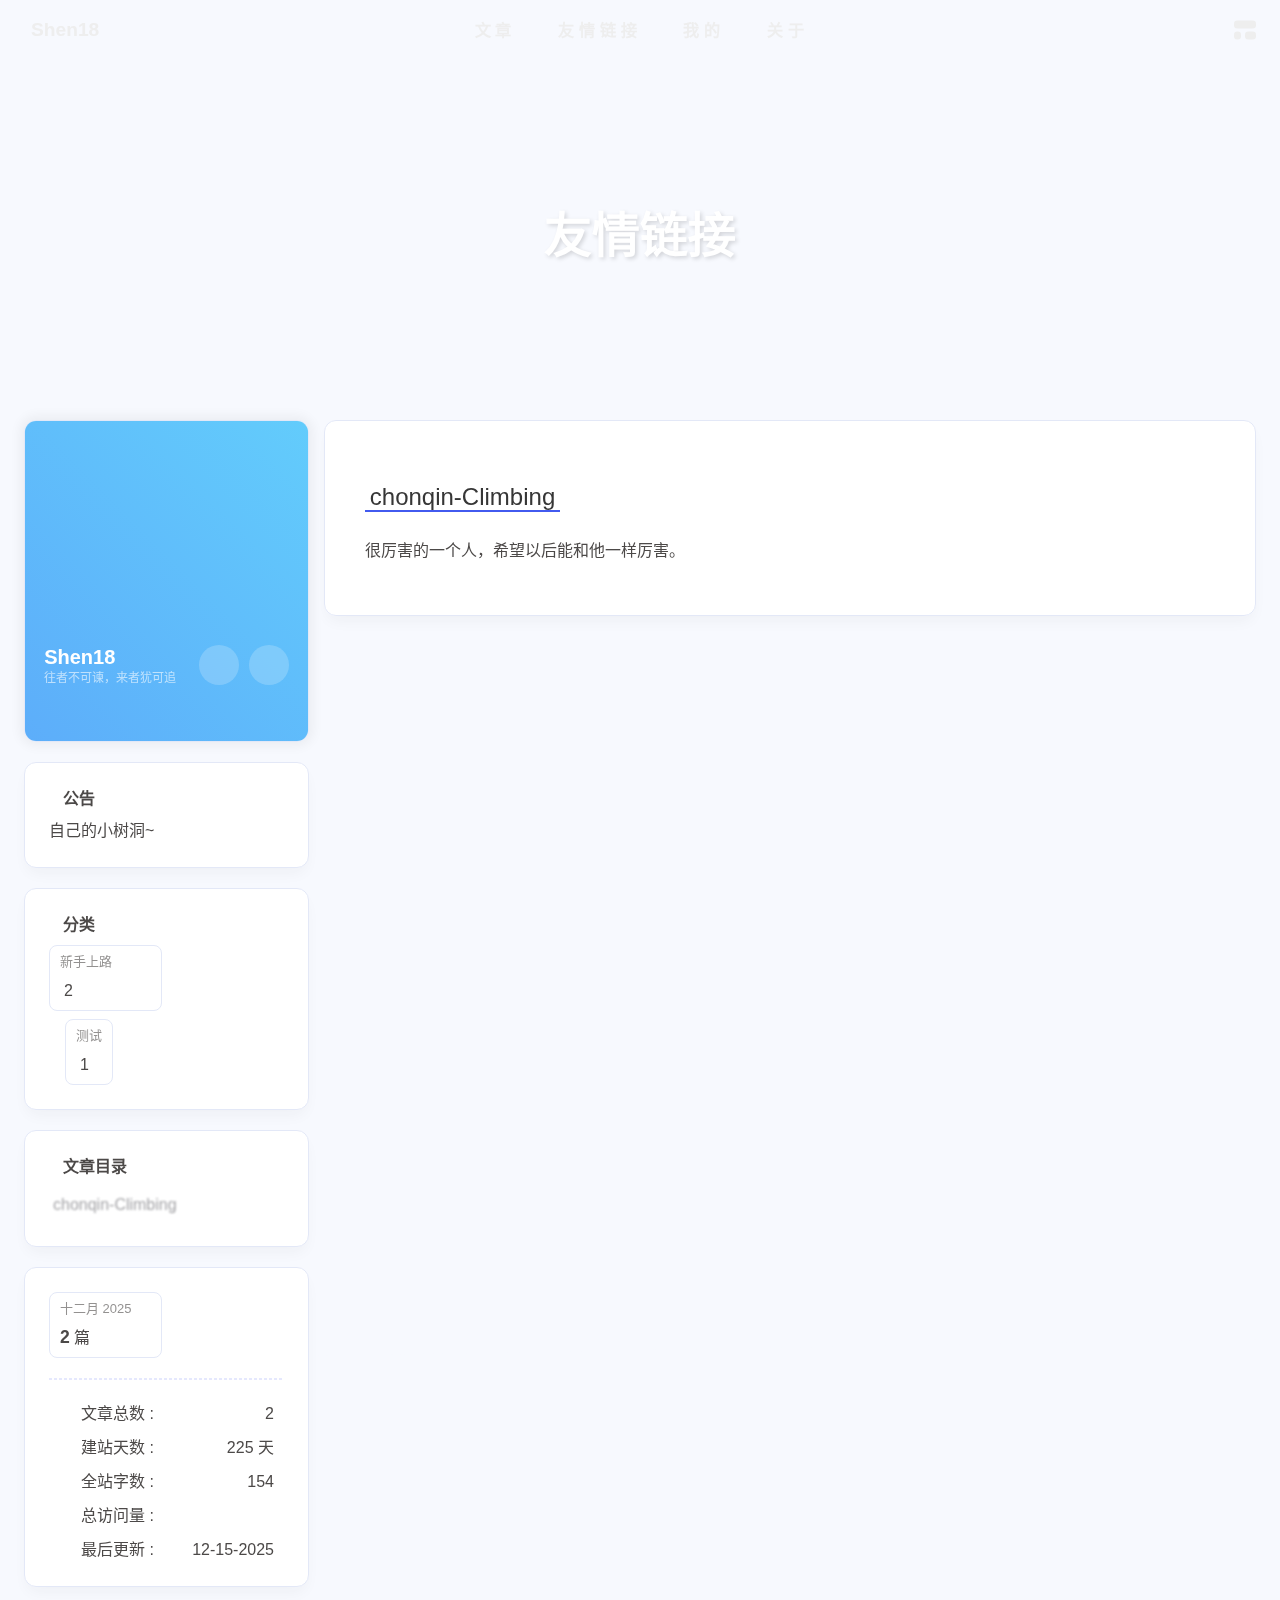
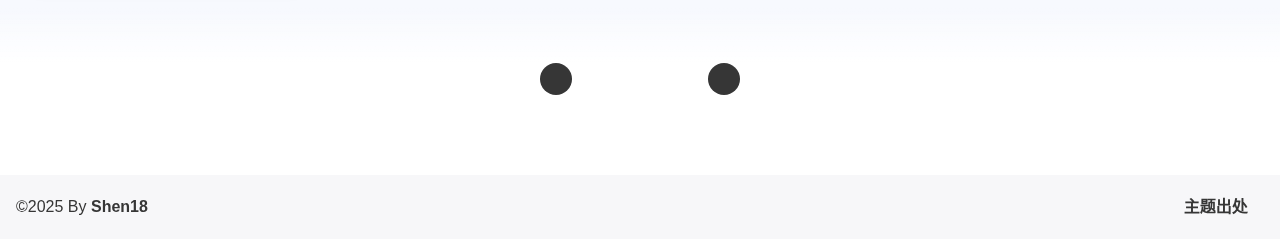
<file: link/index.html>
<!DOCTYPE html><html lang="zh-CN" data-theme="dark"><head><meta charset="UTF-8"><meta http-equiv="X-UA-Compatible" content="IE=edge"><meta name="viewport" content="width=device-width, initial-scale=1.0, user-scalable=no"><title>友情链接 | Shen18</title><meta name="keywords" content="life, blog"><meta name="author" content="Shen18"><meta name="copyright" content="Shen18"><meta name="format-detection" content="telephone=no"><meta name="theme-color" content="#18171d"><meta name="mobile-web-app-capable" content="yes"><meta name="apple-touch-fullscreen" content="yes"><meta name="apple-mobile-web-app-title" content="友情链接"><meta name="application-name" content="友情链接"><meta name="apple-mobile-web-app-capable" content="yes"><meta name="apple-mobile-web-app-status-bar-style" content="#18171d"><meta property="og:type" content="website"><meta property="og:title" content="友情链接"><meta property="og:url" content="https://shen-18.github.io/link/index.html"><meta property="og:site_name" content="Shen18"><meta property="og:description" content="chonqin-Climbing很厉害的一个人，希望以后能和他一样厉害。"><meta property="og:locale" content="zh-CN"><meta property="og:image" content="https://shen-18.github.io/img/background_lucy.jpg"><meta property="article:author" content="Shen18"><meta property="article:tag" content="life, blog"><meta name="twitter:card" content="summary"><meta name="twitter:image" content="https://shen-18.github.io/img/background_lucy.jpg"><meta name="description" content="chonqin-Climbing很厉害的一个人，希望以后能和他一样厉害。"><link rel="shortcut icon" href="/img/Valkyrie.ico"><link rel="canonical" href="https://shen-18.github.io/link/"><link rel="preconnect" href="//cdn.cbd.int"/><link rel="preconnect" href="//static.cloudflareinsights.com"/><link rel="preconnect" href="//busuanzi.ibruce.info"/><meta name="google-site-verification" content="xxx"/><meta name="baidu-site-verification" content="code-xxx"/><meta name="msvalidate.01" content="xxx"/><link rel="stylesheet" href="/css/index.css"><link rel="stylesheet" href="https://cdn.cbd.int/node-snackbar@0.1.16/dist/snackbar.min.css" media="print" onload="this.media='all'"><link rel="stylesheet" href="https://cdn.cbd.int/@fancyapps/ui@6.1.6/dist/fancybox/fancybox.css" media="print" onload="this.media='all'"><script defer="defer" data-pjax="data-pjax" src="https://static.cloudflareinsights.com/beacon.min.js" data-cf-beacon="{&quot;token&quot;: &quot;52495c33b7494bd7b77349128e5e2a3d&quot;}"></script><script>const GLOBAL_CONFIG = {
  linkPageTop: undefined,
  peoplecanvas: undefined,
  postHeadAiDescription: {"enable":true,"gptName":"AnZhiYu","mode":"local","switchBtn":false,"btnLink":"https://afdian.net/item/886a79d4db6711eda42a52540025c377","randomNum":3,"basicWordCount":1000,"key":"xxxx","Referer":"https://xx.xx/"},
  diytitle: undefined,
  LA51: undefined,
  greetingBox: {"enable":true,"default":"晚上好👋","list":[{"greeting":"晚安😴","startTime":0,"endTime":5},{"greeting":"早上好鸭👋, 祝你一天好心情！","startTime":6,"endTime":9},{"greeting":"上午好👋, 状态很好，鼓励一下～","startTime":10,"endTime":10},{"greeting":"11点多啦, 在坚持一下就吃饭啦～","startTime":11,"endTime":11},{"greeting":"午安👋, 宝贝","startTime":12,"endTime":14},{"greeting":"🌈充实的一天辛苦啦！","startTime":14,"endTime":18},{"greeting":"19点喽, 奖励一顿丰盛的大餐吧🍔。","startTime":19,"endTime":19},{"greeting":"晚上好👋, 在属于自己的时间好好放松😌~","startTime":20,"endTime":24}]},
  twikooEnvId: '',
  commentBarrageConfig:undefined,
  music_page_default: "nav_music",
  root: '/',
  preloader: {"source":3},
  friends_vue_info: undefined,
  navMusic: true,
  mainTone: undefined,
  authorStatus: undefined,
  algolia: undefined,
  localSearch: {"path":"/search.xml","preload":true,"languages":{"hits_empty":"找不到您查询的内容：${query}"}},
  translate: {"defaultEncoding":2,"translateDelay":0,"msgToTraditionalChinese":"繁","msgToSimplifiedChinese":"简","rightMenuMsgToTraditionalChinese":"转为繁体","rightMenuMsgToSimplifiedChinese":"转为简体"},
  noticeOutdate: undefined,
  highlight: {"plugin":"highlight.js","highlightCopy":true,"highlightLang":true,"highlightHeightLimit":330},
  copy: {
    success: '复制成功',
    error: '复制错误',
    noSupport: '浏览器不支持'
  },
  relativeDate: {
    homepage: false,
    simplehomepage: true,
    post: false
  },
  runtime: '天',
  date_suffix: {
    just: '刚刚',
    min: '分钟前',
    hour: '小时前',
    day: '天前',
    month: '个月前'
  },
  copyright: {"copy":true,"copyrightEbable":false,"limitCount":50,"languages":{"author":"作者: Shen18","link":"链接: ","source":"来源: Shen18","info":"著作权归作者所有。商业转载请联系作者获得授权，非商业转载请注明出处。","copySuccess":"复制成功，复制和转载请标注本文地址"}},
  lightbox: 'fancybox',
  Snackbar: {"chs_to_cht":"你已切换为繁体","cht_to_chs":"你已切换为简体","day_to_night":"你已切换为深色模式","night_to_day":"你已切换为浅色模式","bgLight":"#425AEF","bgDark":"#1f1f1f","position":"top-center"},
  source: {
    justifiedGallery: {
      js: 'https://cdn.cbd.int/flickr-justified-gallery@2.2.0/dist/fjGallery.min.js',
      css: 'https://cdn.cbd.int/flickr-justified-gallery@2.2.0/dist/fjGallery.css'
    }
  },
  isPhotoFigcaption: false,
  islazyload: true,
  isAnchor: false,
  shortcutKey: undefined,
  autoDarkmode: true
}</script><script id="config-diff">var GLOBAL_CONFIG_SITE = {
  configTitle: 'Shen18',
  title: '友情链接',
  postAI: '',
  pageFillDescription: '很厉害的一个人希望以后能和他一样厉害',
  isPost: false,
  isHome: false,
  isHighlightShrink: false,
  isToc: true,
  postUpdate: '2025-12-15 16:52:12',
  postMainColor: '',
}</script><noscript><style type="text/css">
  #nav {
    opacity: 1
  }
  .justified-gallery img {
    opacity: 1
  }

  #recent-posts time,
  #post-meta time {
    display: inline !important
  }
</style></noscript><script>(win=>{
      win.saveToLocal = {
        set: (key, value, ttl) => {
          if (ttl === 0) return
          const now = Date.now()
          const expiry = now + ttl * 86400000
          const item = {
            value,
            expiry
          }
          localStorage.setItem(key, JSON.stringify(item))
        },
      
        get: key => {
          const itemStr = localStorage.getItem(key)
      
          if (!itemStr) {
            return undefined
          }
          const item = JSON.parse(itemStr)
          const now = Date.now()
      
          if (now > item.expiry) {
            localStorage.removeItem(key)
            return undefined
          }
          return item.value
        }
      }
    
      win.getScript = (url, attr = {}) => new Promise((resolve, reject) => {
        const script = document.createElement('script')
        script.src = url
        script.async = true
        script.onerror = reject
        script.onload = script.onreadystatechange = function() {
          const loadState = this.readyState
          if (loadState && loadState !== 'loaded' && loadState !== 'complete') return
          script.onload = script.onreadystatechange = null
          resolve()
        }

        Object.keys(attr).forEach(key => {
          script.setAttribute(key, attr[key])
        })

        document.head.appendChild(script)
      })
    
      win.getCSS = (url, id = false) => new Promise((resolve, reject) => {
        const link = document.createElement('link')
        link.rel = 'stylesheet'
        link.href = url
        if (id) link.id = id
        link.onerror = reject
        link.onload = link.onreadystatechange = function() {
          const loadState = this.readyState
          if (loadState && loadState !== 'loaded' && loadState !== 'complete') return
          link.onload = link.onreadystatechange = null
          resolve()
        }
        document.head.appendChild(link)
      })
    
      win.activateDarkMode = () => {
        document.documentElement.setAttribute('data-theme', 'dark')
        if (document.querySelector('meta[name="theme-color"]') !== null) {
          document.querySelector('meta[name="theme-color"]').setAttribute('content', '#18171d')
        }
      }
      win.activateLightMode = () => {
        document.documentElement.setAttribute('data-theme', 'light')
        if (document.querySelector('meta[name="theme-color"]') !== null) {
          document.querySelector('meta[name="theme-color"]').setAttribute('content', '#f7f9fe')
        }
      }
      const t = saveToLocal.get('theme')
    
          const isDarkMode = window.matchMedia('(prefers-color-scheme: dark)').matches
          const isLightMode = window.matchMedia('(prefers-color-scheme: light)').matches
          const isNotSpecified = window.matchMedia('(prefers-color-scheme: no-preference)').matches
          const hasNoSupport = !isDarkMode && !isLightMode && !isNotSpecified

          if (t === undefined) {
            if (isLightMode) activateLightMode()
            else if (isDarkMode) activateDarkMode()
            else if (isNotSpecified || hasNoSupport) {
              const now = new Date()
              const hour = now.getHours()
              const isNight = hour <= 6 || hour >= 18
              isNight ? activateDarkMode() : activateLightMode()
            }
            window.matchMedia('(prefers-color-scheme: dark)').addListener(e => {
              if (saveToLocal.get('theme') === undefined) {
                e.matches ? activateDarkMode() : activateLightMode()
              }
            })
          } else if (t === 'light') activateLightMode()
          else activateDarkMode()
        
      const asideStatus = saveToLocal.get('aside-status')
      if (asideStatus !== undefined) {
        if (asideStatus === 'hide') {
          document.documentElement.classList.add('hide-aside')
        } else {
          document.documentElement.classList.remove('hide-aside')
        }
      }
    
      const detectApple = () => {
        if(/iPad|iPhone|iPod|Macintosh/.test(navigator.userAgent)){
          document.documentElement.classList.add('apple')
        }
      }
      detectApple()
    })(window)</script><meta name="generator" content="Hexo 8.1.1"></head><body data-type="anzhiyu"><div id="web_bg"></div><div id="an_music_bg"></div><div id="loading-box" onclick="document.getElementById(&quot;loading-box&quot;).classList.add(&quot;loaded&quot;)"><div class="loading-bg"><img class="loading-img nolazyload" alt="加载头像" src="/img/Valkyrie.jpg"/><div class="loading-image-dot"></div></div></div><script>const preloader = {
  endLoading: () => {
    document.getElementById('loading-box').classList.add("loaded");
  },
  initLoading: () => {
    document.getElementById('loading-box').classList.remove("loaded")
  }
}
window.addEventListener('load',()=> { preloader.endLoading() })
setTimeout(function(){preloader.endLoading();},10000)

if (true) {
  document.addEventListener('pjax:send', () => { preloader.initLoading() })
  document.addEventListener('pjax:complete', () => { preloader.endLoading() })
}</script><link rel="stylesheet" href="https://cdn.cbd.int/anzhiyu-theme-static@1.1.10/progress_bar/progress_bar.css"/><script async="async" src="https://cdn.cbd.int/pace-js@1.2.4/pace.min.js" data-pace-options="{ &quot;restartOnRequestAfter&quot;:false,&quot;eventLag&quot;:false}"></script><div class="page" id="body-wrap"><header class="not-home-page" id="page-header"><nav id="nav"><div id="nav-group"><span id="blog_name"><a id="site-name" href="/" accesskey="h"><div class="title">Shen18</div><i class="anzhiyufont anzhiyu-icon-house-chimney"></i></a></span><div class="mask-name-container"><div id="name-container"><a id="page-name" href="javascript:anzhiyu.scrollToDest(0, 500)">PAGE_NAME</a></div></div><div id="menus"><div class="menus_items"><div class="menus_item"><a class="site-page" href="javascript:void(0);"><span> 文章</span></a><ul class="menus_item_child"><li><a class="site-page child faa-parent animated-hover" href="/archives/"><i class="anzhiyufont anzhiyu-icon-box-archive faa-tada" style="font-size: 0.9em;"></i><span> 时间线</span></a></li><li><a class="site-page child faa-parent animated-hover" href="/categories/"><i class="anzhiyufont anzhiyu-icon-shapes faa-tada" style="font-size: 0.9em;"></i><span> 分类</span></a></li><li><a class="site-page child faa-parent animated-hover" href="/tags/"><i class="anzhiyufont anzhiyu-icon-tags faa-tada" style="font-size: 0.9em;"></i><span> 标签</span></a></li></ul></div><div class="menus_item"><a class="site-page" href="javascript:void(0);"><span> 友情链接</span></a><ul class="menus_item_child"><li><a class="site-page child faa-parent animated-hover" href="/link/"><i class="anzhiyufont anzhiyu-icon-link faa-tada" style="font-size: 0.9em;"></i><span> 友链</span></a></li></ul></div><div class="menus_item"><a class="site-page" href="javascript:void(0);"><span> 我的</span></a><ul class="menus_item_child"><li><a class="site-page child faa-parent animated-hover" href="/album/"><i class="anzhiyufont anzhiyu-icon-images faa-tada" style="font-size: 0.9em;"></i><span> 相册集</span></a></li></ul></div><div class="menus_item"><a class="site-page" href="javascript:void(0);"><span> 关于</span></a><ul class="menus_item_child"><li><a class="site-page child faa-parent animated-hover" href="/about/"><i class="anzhiyufont anzhiyu-icon-paper-plane faa-tada" style="font-size: 0.9em;"></i><span> 关于本人</span></a></li><li><a class="site-page child faa-parent animated-hover" href="/essay/"><i class="anzhiyufont anzhiyu-icon-lightbulb faa-tada" style="font-size: 0.9em;"></i><span> 闲言碎语</span></a></li></ul></div></div></div><div id="nav-right"><div class="nav-button" id="randomPost_button"><a class="site-page" onclick="toRandomPost()" title="随机前往一个文章" href="javascript:void(0);"><i class="anzhiyufont anzhiyu-icon-dice"></i></a></div><div class="nav-button" id="search-button"><a class="site-page social-icon search" href="javascript:void(0);" title="搜索🔍" accesskey="s"><i class="anzhiyufont anzhiyu-icon-magnifying-glass"></i><span> 搜索</span></a></div><input id="center-console" type="checkbox"/><label class="widget" for="center-console" title="中控台" onclick="anzhiyu.switchConsole();"><i class="left"></i><i class="widget center"></i><i class="widget right"></i></label><div id="console"><div class="console-card-group-reward"><ul class="reward-all console-card"><li class="reward-item"><a href="https://npm.elemecdn.com/anzhiyu-blog@1.1.6/img/post/common/qrcode-weichat.png" target="_blank"><img class="post-qr-code-img" alt="微信" src= "[data-uri]" onerror="this.onerror=null,this.src=&quot;/img/404.jpg&quot;" data-lazy-src="https://npm.elemecdn.com/anzhiyu-blog@1.1.6/img/post/common/qrcode-weichat.png"/></a><div class="post-qr-code-desc">微信</div></li><li class="reward-item"><a href="https://npm.elemecdn.com/anzhiyu-blog@1.1.6/img/post/common/qrcode-alipay.png" target="_blank"><img class="post-qr-code-img" alt="支付宝" src= "[data-uri]" onerror="this.onerror=null,this.src=&quot;/img/404.jpg&quot;" data-lazy-src="https://npm.elemecdn.com/anzhiyu-blog@1.1.6/img/post/common/qrcode-alipay.png"/></a><div class="post-qr-code-desc">支付宝</div></li></ul></div><div class="console-card-group"><div class="console-card-group-left"><div class="console-card" id="card-newest-comments"><div class="card-content"><div class="author-content-item-tips">互动</div><span class="author-content-item-title"> 最新评论</span></div><div class="aside-list"><span>正在加载中...</span></div></div></div><div class="console-card-group-right"><div class="console-card tags"><div class="card-content"><div class="author-content-item-tips">兴趣点</div><span class="author-content-item-title">寻找你感兴趣的领域</span><div class="card-tags"><div class="item-headline"></div><div class="card-tag-cloud"><a href="/tags/post/" style="font-size: 1.05rem;">post<sup>1</sup></a></div></div><hr/></div></div><div class="console-card history"><div class="item-headline"><i class="anzhiyufont anzhiyu-icon-box-archiv"></i><span>文章</span></div><div class="card-archives"><div class="item-headline"><i class="anzhiyufont anzhiyu-icon-archive"></i><span>归档</span></div><ul class="card-archive-list"><li class="card-archive-list-item"><a class="card-archive-list-link" href="/archives/2025/12/"><span class="card-archive-list-date">十二月 2025</span><div class="card-archive-list-count-group"><span class="card-archive-list-count">2</span><span>篇</span></div></a></li></ul></div><hr/></div></div></div><div class="button-group"><div class="console-btn-item"><a class="darkmode_switchbutton" title="显示模式切换" href="javascript:void(0);"><i class="anzhiyufont anzhiyu-icon-moon"></i></a></div><div class="console-btn-item" id="consoleHideAside" onclick="anzhiyu.hideAsideBtn()" title="边栏显示控制"><a class="asideSwitch"><i class="anzhiyufont anzhiyu-icon-arrows-left-right"></i></a></div><div class="console-btn-item" id="consoleMusic" onclick="anzhiyu.musicToggle()" title="音乐开关"><a class="music-switch"><i class="anzhiyufont anzhiyu-icon-music"></i></a></div></div><div class="console-mask" onclick="anzhiyu.hideConsole()" href="javascript:void(0);"></div></div><div class="nav-button" id="nav-totop"><a class="totopbtn" href="javascript:void(0);"><i class="anzhiyufont anzhiyu-icon-arrow-up"></i><span id="percent" onclick="anzhiyu.scrollToDest(0,500)">0</span></a></div><div id="toggle-menu"><a class="site-page" href="javascript:void(0);" title="切换"><i class="anzhiyufont anzhiyu-icon-bars"></i></a></div></div></div></nav><div id="page-site-info"><h1 id="site-title">友情链接</h1></div></header><main id="blog-container"><div class="layout" id="content-inner"><div id="page"><div id="article-container"><div class="flink"><h2 id="chonqin-Climbing"><a href="#chonqin-Climbing" class="headerlink" title="chonqin-Climbing"></a><a target="_blank" rel="noopener" href="https://chonqin.github.io/">chonqin-Climbing</a></h2><p>很厉害的一个人，希望以后能和他一样厉害。</p>
</div></div></div><div class="aside-content" id="aside-content"><div class="card-widget card-info"><div class="card-content"><div class="author-info-avatar"><img class="avatar-img" src= "[data-uri]" onerror="this.onerror=null,this.src=&quot;/img/404.jpg&quot;" data-lazy-src="/img/Valkyrie.jpg" onerror="this.onerror=null;this.src='/img/friend_404.gif'" alt="avatar"/></div><div class="author-info__description"><div style="line-height:1.38;margin:0.6rem 0;text-align:justify;color:rgba(255, 255, 255, 0.8);">分享自己的<b style="color:#fff">碎碎念</b>和<b style="color:#fff">乱七八糟的东西</b>，希望你能找到自己所想要的。</div></div><div class="author-info__bottom-group"><a class="author-info__bottom-group-left" href="/about/"><h1 class="author-info__name">Shen18</h1><div class="author-info__desc">往者不可谏，来者犹可追</div></a><div class="card-info-social-icons is-center"><a class="social-icon faa-parent animated-hover" href="https://github.com/Shen-18" target="_blank" title="Github"><i class="anzhiyufont anzhiyu-icon-github"></i></a><a class="social-icon faa-parent animated-hover" href="mailto:Shen18&lt;Yushen0718@outlook.com&gt;" target="_blank" title="邮箱"><i class="anzhiyufont anzhiyu-icon-envelope"></i></a></div></div></div></div><div class="card-widget card-announcement"><div class="item-headline"><i class="anzhiyufont anzhiyu-icon-bullhorn anzhiyu-shake"></i><span>公告</span></div><div class="announcement_content">自己的小树洞~</div></div><div class="card-widget card-categories"><div class="item-headline">
            <i class="anzhiyufont anzhiyu-icon-folder-open"></i>
            <span>分类</span>
            
            </div>
            <ul class="card-category-list" id="aside-cat-list">
            <li class="card-category-list-item "><a class="card-category-list-link" href="/categories/%E6%96%B0%E6%89%8B%E4%B8%8A%E8%B7%AF/"><span class="card-category-list-name">新手上路</span><span class="card-category-list-count">2</span></a><ul class="card-category-list child"><li class="card-category-list-item "><a class="card-category-list-link" href="/categories/%E6%96%B0%E6%89%8B%E4%B8%8A%E8%B7%AF/%E6%B5%8B%E8%AF%95/"><span class="card-category-list-name">测试</span><span class="card-category-list-count">1</span></a></li></ul></li>
            </ul></div><div class="sticky_layout"><div class="card-widget" id="card-toc"><div class="item-headline"><i class="anzhiyufont anzhiyu-icon-bars"></i><span>文章目录</span><span class="toc-percentage"></span></div><div class="toc-content"><ol class="toc"><li class="toc-item toc-level-2"><a class="toc-link" href="#chonqin-Climbing"><span class="toc-number">1.</span> <span class="toc-text">chonqin-Climbing</span></a></li></ol></div></div><div class="card-widget"><div class="card-archives"><div class="item-headline"><i class="anzhiyufont anzhiyu-icon-archive"></i><span>归档</span></div><ul class="card-archive-list"><li class="card-archive-list-item"><a class="card-archive-list-link" href="/archives/2025/12/"><span class="card-archive-list-date">十二月 2025</span><div class="card-archive-list-count-group"><span class="card-archive-list-count">2</span><span>篇</span></div></a></li></ul></div><hr/><div class="card-webinfo"><div class="item-headline"><i class="anzhiyufont anzhiyu-icon-chart-line"></i><span>网站资讯</span></div><div class="webinfo"><div class="webinfo-item"><div class="webinfo-item-title"><i class="anzhiyufont anzhiyu-icon-file-lines"></i><div class="item-name">文章总数 :</div></div><div class="item-count">2</div></div><div class="webinfo-item"><div class="webinfo-item-title"><i class="anzhiyufont anzhiyu-icon-stopwatch"></i><div class="item-name">建站天数 :</div></div><div class="item-count" id="runtimeshow" data-publishDate="2025-12-13T10:00:00.000Z"><i class="anzhiyufont anzhiyu-icon-spinner anzhiyu-spin"></i></div></div><div class="webinfo-item"><div class="webinfo-item-title"><i class="anzhiyufont anzhiyu-icon-font"></i><div class="item-name">全站字数 :</div></div><div class="item-count">154</div></div><div class="webinfo-item"><div class="webinfo-item-title"><i class="anzhiyufont anzhiyu-icon-square-poll-vertical"></i><div class="item-name">总访问量 :</div></div><div class="item-count" id="busuanzi_value_site_pv"><i class="anzhiyufont anzhiyu-icon-spinner anzhiyu-spin"></i></div></div><div class="webinfo-item"><div class="webinfo-item-title"><i class="anzhiyufont anzhiyu-icon-hourglass-start"></i><div class="item-name">最后更新 :</div></div><div class="item-count" id="last-push-date" data-lastPushDate="2025-12-15T09:10:44.455Z"><i class="anzhiyufont anzhiyu-icon-spinner anzhiyu-spin"></i></div></div></div></div></div></div></div></div></main><footer id="footer"><div id="footer-wrap"><div id="footer_deal"><a class="deal_link" href="mailto:Shen18&lt;Yushen0718@outlook.com&gt;" title="email"><i class="anzhiyufont anzhiyu-icon-envelope"></i></a><img class="footer_mini_logo" title="返回顶部" alt="返回顶部" onclick="anzhiyu.scrollToDest(0, 500)" src= "[data-uri]" onerror="this.onerror=null,this.src=&quot;/img/404.jpg&quot;" data-lazy-src="img/Valkyrie.jpg" size="50px"/><a class="deal_link" target="_blank" rel="noopener" href="https://github.com/Shen-18" title="Github"><i class="anzhiyufont anzhiyu-icon-github"></i></a></div><div id="workboard"><div id="runtimeTextTip"></div></div><p id="ghbdages"><a class="github-badge" target="_blank" href="https://hexo.io/" style="margin-inline:5px" data-title="博客框架为Hexo_v8.1.0" title="博客框架为Hexo_v8.1.0"><img src= "[data-uri]" onerror="this.onerror=null,this.src=&quot;/img/404.jpg&quot;" data-lazy-src="https://npm.elemecdn.com/anzhiyu-blog@2.1.5/img/badge/Frame-Hexo.svg" alt="博客框架为Hexo_v8.1.0"/></a><a class="github-badge" target="_blank" href="https://hexo.anheyu.com/" style="margin-inline:5px" data-title="本站使用AnZhiYu主题" title="本站使用AnZhiYu主题"><img src= "[data-uri]" onerror="this.onerror=null,this.src=&quot;/img/404.jpg&quot;" data-lazy-src="https://npm.elemecdn.com/anzhiyu-theme-static@1.0.9/img/Theme-AnZhiYu-2E67D3.svg" alt="本站使用AnZhiYu主题"/></a><a class="github-badge" target="_blank" href="https://www.Cloudflare.com/" style="margin-inline:5px" data-title="本站使用Cloudflare为静态资源提供CDN加速" title="本站使用Cloudflare为静态资源提供CDN加速"><img src= "[data-uri]" onerror="this.onerror=null,this.src=&quot;/img/404.jpg&quot;" data-lazy-src="https://img.shields.io/badge/CDN-Cloudflare-blue" alt="本站使用Cloudflare为静态资源提供CDN加速"/></a><a class="github-badge" target="_blank" href="https://github.com/" style="margin-inline:5px" data-title="本站项目由Github托管" title="本站项目由Github托管"><img src= "[data-uri]" onerror="this.onerror=null,this.src=&quot;/img/404.jpg&quot;" data-lazy-src="https://npm.elemecdn.com/anzhiyu-blog@2.1.5/img/badge/Source-Github.svg" alt="本站项目由Github托管"/></a></p></div><div id="footer-bar"><div class="footer-bar-links"><div class="footer-bar-left"><div id="footer-bar-tips"><div class="copyright">&copy;2025 By <a class="footer-bar-link" href="/" title="Shen18" target="_blank">Shen18</a></div></div><div id="footer-type-tips"></div><div class="js-pjax"><script>function subtitleType () {
  fetch('https://v1.hitokoto.cn')
    .then(response => response.json())
    .then(data => {
      if (true) {
        const from = '出自 ' + data.from
        const sub = "往者不可谏&#44;来者犹可追"
        sub.unshift(data.hitokoto, from)
        window.typed = new Typed('#footer-type-tips', {
          strings: sub,
          startDelay: 300,
          typeSpeed: 50,
          loop: true,
          backSpeed: 50,
        })
      } else {
        document.getElementById('footer-type-tips').innerHTML = data.hitokoto
      }
    })
}

if (true) {
  if (typeof Typed === 'function') {
    subtitleType()
  } else {
    getScript('https://cdn.cbd.int/typed.js@2.1.0/dist/typed.umd.js').then(subtitleType)
  }
} else {
  subtitleType()
}
</script></div></div><div class="footer-bar-right"><a class="footer-bar-link" target="_blank" rel="noopener" href="https://github.com/anzhiyu-c/hexo-theme-anzhiyu" title="主题出处">主题出处</a></div></div></div></footer></div><div id="sidebar"><div id="menu-mask"></div><div id="sidebar-menus"><div class="sidebar-site-data site-data is-center"><a href="/archives/" title="archive"><div class="headline">文章</div><div class="length-num">2</div></a><a href="/tags/" title="tag"><div class="headline">标签</div><div class="length-num">1</div></a><a href="/categories/" title="category"><div class="headline">分类</div><div class="length-num">2</div></a></div><span class="sidebar-menu-item-title">功能</span><div class="sidebar-menu-item"><a class="darkmode_switchbutton menu-child" href="javascript:void(0);" title="显示模式"><i class="anzhiyufont anzhiyu-icon-circle-half-stroke"></i><span>显示模式</span></a></div><div class="back-menu-list-groups"><div class="back-menu-list-group"><div class="back-menu-list-title">网页</div><div class="back-menu-list"><a class="back-menu-item" target="_blank" rel="noopener" href="https://hexo.anheyu.com/" title="博客"><img class="back-menu-item-icon" src= "[data-uri]" onerror="this.onerror=null,this.src=&quot;/img/404.jpg&quot;" data-lazy-src="/img/favicon.ico" alt="博客"/><span class="back-menu-item-text">博客</span></a></div></div><div class="back-menu-list-group"><div class="back-menu-list-title">项目</div><div class="back-menu-list"><a class="back-menu-item" target="_blank" rel="noopener" href="https://image.anheyu.com/" title="安知鱼图床"><img class="back-menu-item-icon" src= "[data-uri]" onerror="this.onerror=null,this.src=&quot;/img/404.jpg&quot;" data-lazy-src="https://image.anheyu.com/favicon.ico" alt="安知鱼图床"/><span class="back-menu-item-text">安知鱼图床</span></a></div></div></div><div class="menus_items"><div class="menus_item"><a class="site-page" href="javascript:void(0);"><span> 文章</span></a><ul class="menus_item_child"><li><a class="site-page child faa-parent animated-hover" href="/archives/"><i class="anzhiyufont anzhiyu-icon-box-archive faa-tada" style="font-size: 0.9em;"></i><span> 时间线</span></a></li><li><a class="site-page child faa-parent animated-hover" href="/categories/"><i class="anzhiyufont anzhiyu-icon-shapes faa-tada" style="font-size: 0.9em;"></i><span> 分类</span></a></li><li><a class="site-page child faa-parent animated-hover" href="/tags/"><i class="anzhiyufont anzhiyu-icon-tags faa-tada" style="font-size: 0.9em;"></i><span> 标签</span></a></li></ul></div><div class="menus_item"><a class="site-page" href="javascript:void(0);"><span> 友情链接</span></a><ul class="menus_item_child"><li><a class="site-page child faa-parent animated-hover" href="/link/"><i class="anzhiyufont anzhiyu-icon-link faa-tada" style="font-size: 0.9em;"></i><span> 友链</span></a></li></ul></div><div class="menus_item"><a class="site-page" href="javascript:void(0);"><span> 我的</span></a><ul class="menus_item_child"><li><a class="site-page child faa-parent animated-hover" href="/album/"><i class="anzhiyufont anzhiyu-icon-images faa-tada" style="font-size: 0.9em;"></i><span> 相册集</span></a></li></ul></div><div class="menus_item"><a class="site-page" href="javascript:void(0);"><span> 关于</span></a><ul class="menus_item_child"><li><a class="site-page child faa-parent animated-hover" href="/about/"><i class="anzhiyufont anzhiyu-icon-paper-plane faa-tada" style="font-size: 0.9em;"></i><span> 关于本人</span></a></li><li><a class="site-page child faa-parent animated-hover" href="/essay/"><i class="anzhiyufont anzhiyu-icon-lightbulb faa-tada" style="font-size: 0.9em;"></i><span> 闲言碎语</span></a></li></ul></div></div><span class="sidebar-menu-item-title">标签</span></div></div><div id="rightside"><div id="rightside-config-hide"><button id="translateLink" type="button" title="简繁转换">繁</button><button id="darkmode" type="button" title="浅色和深色模式转换"><i class="anzhiyufont anzhiyu-icon-circle-half-stroke"></i></button><button id="hide-aside-btn" type="button" title="单栏和双栏切换"><i class="anzhiyufont anzhiyu-icon-arrows-left-right"></i></button></div><div id="rightside-config-show"><button id="rightside-config" type="button" title="设置"><i class="anzhiyufont anzhiyu-icon-gear"></i></button><button class="close" id="mobile-toc-button" type="button" title="目录"><i class="anzhiyufont anzhiyu-icon-list-ul"></i></button><button id="go-up" type="button" title="回到顶部"><i class="anzhiyufont anzhiyu-icon-arrow-up"></i></button></div></div><div id="nav-music"><a id="nav-music-hoverTips" onclick="anzhiyu.musicToggle()" accesskey="m">播放音乐</a><div id="console-music-bg"></div><meting-js id="8152976493" server="netease" type="playlist" mutex="true" preload="none" theme="var(--anzhiyu-main)" data-lrctype="0" order="random" volume="0.7"></meting-js></div><div id="local-search"><div class="search-dialog"><nav class="search-nav"><span class="search-dialog-title">搜索</span><span id="loading-status"></span><button class="search-close-button"><i class="anzhiyufont anzhiyu-icon-xmark"></i></button></nav><div class="is-center" id="loading-database"><i class="anzhiyufont anzhiyu-icon-spinner anzhiyu-pulse-icon"></i><span>  数据库加载中</span></div><div class="search-wrap"><div id="local-search-input"><div class="local-search-box"><input class="local-search-box--input" placeholder="搜索文章" type="text"/></div></div><hr/><div id="local-search-results"></div></div></div><div id="search-mask"></div></div><div id="rightMenu"><div class="rightMenu-group rightMenu-small"><div class="rightMenu-item" id="menu-backward"><i class="anzhiyufont anzhiyu-icon-arrow-left"></i></div><div class="rightMenu-item" id="menu-forward"><i class="anzhiyufont anzhiyu-icon-arrow-right"></i></div><div class="rightMenu-item" id="menu-refresh"><i class="anzhiyufont anzhiyu-icon-arrow-rotate-right" style="font-size: 1rem;"></i></div><div class="rightMenu-item" id="menu-top"><i class="anzhiyufont anzhiyu-icon-arrow-up"></i></div></div><div class="rightMenu-group rightMenu-line rightMenuPlugin"><div class="rightMenu-item" id="menu-copytext"><i class="anzhiyufont anzhiyu-icon-copy"></i><span>复制选中文本</span></div><div class="rightMenu-item" id="menu-pastetext"><i class="anzhiyufont anzhiyu-icon-paste"></i><span>粘贴文本</span></div><a class="rightMenu-item" id="menu-commenttext"><i class="anzhiyufont anzhiyu-icon-comment-medical"></i><span>引用到评论</span></a><div class="rightMenu-item" id="menu-newwindow"><i class="anzhiyufont anzhiyu-icon-window-restore"></i><span>新窗口打开</span></div><div class="rightMenu-item" id="menu-copylink"><i class="anzhiyufont anzhiyu-icon-link"></i><span>复制链接地址</span></div><div class="rightMenu-item" id="menu-copyimg"><i class="anzhiyufont anzhiyu-icon-images"></i><span>复制此图片</span></div><div class="rightMenu-item" id="menu-downloadimg"><i class="anzhiyufont anzhiyu-icon-download"></i><span>下载此图片</span></div><div class="rightMenu-item" id="menu-newwindowimg"><i class="anzhiyufont anzhiyu-icon-window-restore"></i><span>新窗口打开图片</span></div><div class="rightMenu-item" id="menu-search"><i class="anzhiyufont anzhiyu-icon-magnifying-glass"></i><span>站内搜索</span></div><div class="rightMenu-item" id="menu-searchBaidu"><i class="anzhiyufont anzhiyu-icon-magnifying-glass"></i><span>百度搜索</span></div><div class="rightMenu-item" id="menu-music-toggle"><i class="anzhiyufont anzhiyu-icon-play"></i><span>播放音乐</span></div><div class="rightMenu-item" id="menu-music-back"><i class="anzhiyufont anzhiyu-icon-backward"></i><span>切换到上一首</span></div><div class="rightMenu-item" id="menu-music-forward"><i class="anzhiyufont anzhiyu-icon-forward"></i><span>切换到下一首</span></div><div class="rightMenu-item" id="menu-music-playlist" onclick="window.open(&quot;https://y.qq.com/n/ryqq/playlist/8802438608&quot;, &quot;_blank&quot;);" style="display: none;"><i class="anzhiyufont anzhiyu-icon-radio"></i><span>查看所有歌曲</span></div><div class="rightMenu-item" id="menu-music-copyMusicName"><i class="anzhiyufont anzhiyu-icon-copy"></i><span>复制歌名</span></div></div><div class="rightMenu-group rightMenu-line rightMenuOther"><a class="rightMenu-item menu-link" id="menu-randomPost"><i class="anzhiyufont anzhiyu-icon-shuffle"></i><span>随便逛逛</span></a><a class="rightMenu-item menu-link" href="/categories/"><i class="anzhiyufont anzhiyu-icon-cube"></i><span>博客分类</span></a><a class="rightMenu-item menu-link" href="/tags/"><i class="anzhiyufont anzhiyu-icon-tags"></i><span>文章标签</span></a></div><div class="rightMenu-group rightMenu-line rightMenuOther"><a class="rightMenu-item" id="menu-copy" href="javascript:void(0);"><i class="anzhiyufont anzhiyu-icon-copy"></i><span>复制地址</span></a><a class="rightMenu-item" id="menu-commentBarrage" href="javascript:void(0);"><i class="anzhiyufont anzhiyu-icon-message"></i><span class="menu-commentBarrage-text">关闭热评</span></a><a class="rightMenu-item" id="menu-darkmode" href="javascript:void(0);"><i class="anzhiyufont anzhiyu-icon-circle-half-stroke"></i><span class="menu-darkmode-text">深色模式</span></a><a class="rightMenu-item" id="menu-translate" href="javascript:void(0);"><i class="anzhiyufont anzhiyu-icon-language"></i><span>轉為繁體</span></a></div></div><div id="rightmenu-mask"></div><div><script src="/js/utils.js"></script><script src="/js/main.js"></script><script src="/js/tw_cn.js"></script><script src="https://cdn.cbd.int/@fancyapps/ui@6.1.6/dist/fancybox/fancybox.umd.js"></script><script src="https://cdn.cbd.int/instant.page@5.2.0/instantpage.js" type="module"></script><script src="https://cdn.cbd.int/vanilla-lazyload@19.1.3/dist/lazyload.iife.min.js"></script><script src="https://cdn.cbd.int/node-snackbar@0.1.16/dist/snackbar.min.js"></script><canvas id="universe"></canvas><script async src="https://npm.elemecdn.com/anzhiyu-theme-static@1.0.0/dark/dark.js"></script><script>// 消除控制台打印
var HoldLog = console.log;
console.log = function () {};
let now1 = new Date();
queueMicrotask(() => {
  const Log = function () {
    HoldLog.apply(console, arguments);
  }; //在恢复前输出日志
  const grt = new Date("12/13/2025 18:00:00"); //此处修改你的建站时间或者网站上线时间
  now1.setTime(now1.getTime() + 250);
  const days = (now1 - grt) / 1000 / 60 / 60 / 24;
  const dnum = Math.floor(days);
  const ascll = [
    `欢迎使用安知鱼!`,
    `生活明朗, 万物可爱`,
    `
        
       █████╗ ███╗   ██╗███████╗██╗  ██╗██╗██╗   ██╗██╗   ██╗
      ██╔══██╗████╗  ██║╚══███╔╝██║  ██║██║╚██╗ ██╔╝██║   ██║
      ███████║██╔██╗ ██║  ███╔╝ ███████║██║ ╚████╔╝ ██║   ██║
      ██╔══██║██║╚██╗██║ ███╔╝  ██╔══██║██║  ╚██╔╝  ██║   ██║
      ██║  ██║██║ ╚████║███████╗██║  ██║██║   ██║   ╚██████╔╝
      ╚═╝  ╚═╝╚═╝  ╚═══╝╚══════╝╚═╝  ╚═╝╚═╝   ╚═╝    ╚═════╝
        
        `,
    "已上线",
    dnum,
    "天",
    "©2025 By 安知鱼 V1.7.0",
  ];
  const ascll2 = [`NCC2-036`, `调用前置摄像头拍照成功，识别为【小笨蛋】.`, `Photo captured: `, `🤪`];

  setTimeout(
    Log.bind(
      console,
      `\n%c${ascll[0]} %c ${ascll[1]} %c ${ascll[2]} %c${ascll[3]}%c ${ascll[4]}%c ${ascll[5]}\n\n%c ${ascll[6]}\n`,
      "color:#425AEF",
      "",
      "color:#425AEF",
      "color:#425AEF",
      "",
      "color:#425AEF",
      ""
    )
  );
  setTimeout(
    Log.bind(
      console,
      `%c ${ascll2[0]} %c ${ascll2[1]} %c \n${ascll2[2]} %c\n${ascll2[3]}\n`,
      "color:white; background-color:#4fd953",
      "",
      "",
      'background:url("https://npm.elemecdn.com/anzhiyu-blog@1.1.6/img/post/common/tinggge.gif") no-repeat;font-size:450%'
    )
  );

  setTimeout(Log.bind(console, "%c WELCOME %c 你好，小笨蛋.", "color:white; background-color:#4f90d9", ""));

  setTimeout(
    console.warn.bind(
      console,
      "%c ⚡ Powered by 安知鱼 %c 你正在访问 Shen18 的博客.",
      "color:white; background-color:#f0ad4e",
      ""
    )
  );

  setTimeout(Log.bind(console, "%c W23-12 %c 你已打开控制台.", "color:white; background-color:#4f90d9", ""));

  setTimeout(
    console.warn.bind(console, "%c S013-782 %c 你现在正处于监控中.", "color:white; background-color:#d9534f", "")
  );
});</script><script async src="/anzhiyu/random.js"></script><script async="async">(function () {
  var grt = new Date("12/13/2025 18:00:00"); //设置网站上线时间
  var now = new Date();
  var dnum;
  var hnum;
  var mnum;
  var snum;
  var nowHour;

  // 计算并更新天数、小时数、分钟数和秒数
  function updateTime() {
    now = new Date(); // 更新 now 的值
    nowHour = now.getHours(); // 更新 nowHour 的值
    var days = (now - grt) / 1000 / 60 / 60 / 24;
    dnum = Math.floor(days);
    var hours = (now - grt) / 1000 / 60 / 60 - 24 * dnum;
    hnum = Math.floor(hours);
    if (String(hnum).length == 1) {
      hnum = "0" + hnum;
    }
    var minutes = (now - grt) / 1000 / 60 - 24 * 60 * dnum - 60 * hnum;
    mnum = Math.floor(minutes);
    if (String(mnum).length == 1) {
      mnum = "0" + mnum;
    }
    var seconds = (now - grt) / 1000 - 24 * 60 * 60 * dnum - 60 * 60 * hnum - 60 * mnum;
    snum = Math.round(seconds);
    if (String(snum).length == 1) {
      snum = "0" + snum;
    }
  }

  // 更新网页中显示的网站运行时间
  function updateHtml() {
    const footer = document.getElementById("footer");
    if (!footer) return
    let currentTimeHtml = "";
    if (nowHour < 18 && nowHour >= 9) {
      // 如果是上班时间，默认就是"安知鱼-上班摸鱼中.svg"图片，不需要更改
      currentTimeHtml = `本站居然运行了 ${dnum} 天<span id='runtime'> ${hnum} 小时 ${mnum} 分 ${snum} 秒 </span><i class='anzhiyufont anzhiyu-icon-heartbeat' style='color:red'></i>`;
    } else {
      // 如果是下班时间，插入"安知鱼-下班啦.svg"图片
      let img = document.querySelector("#workboard .workSituationImg");
      if (img != null) {
        img.src = "";
        img.title = "";
        img.alt = "";
      }

      currentTimeHtml = `本站居然运行了 ${dnum} 天<span id='runtime'> ${hnum} 小时 ${mnum} 分 ${snum} 秒 </span><i class='anzhiyufont anzhiyu-icon-heartbeat' style='color:red'></i>`;
    }

    if (document.getElementById("runtimeTextTip")) {
      document.getElementById("runtimeTextTip").innerHTML = currentTimeHtml;
    }
  }

  setInterval(() => {
    updateTime();
    updateHtml();
  }, 1000);
})();</script><script src="/js/search/local-search.js"></script><div class="js-pjax"><input type="hidden" name="page-type" id="page-type" value="link"></div><script async data-pjax src="https://npm.elemecdn.com/anzhiyu-theme-static@1.0.1/bubble/bubble.js"></script><script>var visitorMail = "";
</script><script async data-pjax src="https://cdn.cbd.int/anzhiyu-theme-static@1.0.0/waterfall/waterfall.js"></script><script src="https://cdn.cbd.int/qrcodejs@1.0.0/qrcode.min.js"></script><link rel="stylesheet" href="https://cdn.cbd.int/anzhiyu-theme-static@1.1.9/icon/ali_iconfont_css.css"><link rel="stylesheet" href="https://cdn.cbd.int/anzhiyu-theme-static@1.0.0/aplayer/APlayer.min.css" media="print" onload="this.media='all'"><script src="https://cdn.cbd.int/anzhiyu-blog-static@1.0.1/js/APlayer.min.js"></script><script src="https://cdn.cbd.int/hexo-anzhiyu-music@1.0.1/assets/js/Meting2.min.js"></script><script src="https://cdn.cbd.int/pjax@0.2.8/pjax.min.js"></script><script>let pjaxSelectors = ["head > title","#config-diff","#body-wrap","#rightside-config-hide","#rightside-config-show",".js-pjax"]
var pjax = new Pjax({
  elements: 'a:not([target="_blank"])',
  selectors: pjaxSelectors,
  cacheBust: false,
  analytics: false,
  scrollRestoration: false
})

document.addEventListener('pjax:send', function () {
  // removeEventListener scroll 
  anzhiyu.removeGlobalFnEvent('pjax')
  anzhiyu.removeGlobalFnEvent('themeChange')

  document.getElementById('rightside').classList.remove('rightside-show')
  
  if (window.aplayers) {
    for (let i = 0; i < window.aplayers.length; i++) {
      if (!window.aplayers[i].options.fixed) {
        window.aplayers[i].destroy()
      }
    }
  }

  typeof typed === 'object' && typed.destroy()

  //reset readmode
  const $bodyClassList = document.body.classList
  $bodyClassList.contains('read-mode') && $bodyClassList.remove('read-mode')
})

document.addEventListener('pjax:complete', function () {
  window.refreshFn()

  document.querySelectorAll('script[data-pjax]').forEach(item => {
    const newScript = document.createElement('script')
    const content = item.text || item.textContent || item.innerHTML || ""
    Array.from(item.attributes).forEach(attr => newScript.setAttribute(attr.name, attr.value))
    newScript.appendChild(document.createTextNode(content))
    item.parentNode.replaceChild(newScript, item)
  })

  GLOBAL_CONFIG.islazyload && window.lazyLoadInstance.update()

  typeof panguInit === 'function' && panguInit()

  // google analytics
  typeof gtag === 'function' && gtag('config', '', {'page_path': window.location.pathname});

  // baidu analytics
  typeof _hmt === 'object' && _hmt.push(['_trackPageview',window.location.pathname]);

  typeof loadMeting === 'function' && document.getElementsByClassName('aplayer').length && loadMeting()

  // prismjs
  typeof Prism === 'object' && Prism.highlightAll()
})

document.addEventListener('pjax:error', e => {
  if (e.request.status === 404) {
    pjax.loadUrl('/404.html')
  }
})</script><script async data-pjax src="//busuanzi.ibruce.info/busuanzi/2.3/busuanzi.pure.mini.js"></script><script charset="UTF-8" src="https://cdn.cbd.int/anzhiyu-theme-static@1.1.5/accesskey/accesskey.js"></script></div><div id="popup-window"><div class="popup-window-title">通知</div><div class="popup-window-divider"></div><div class="popup-window-content"><div class="popup-tip">你好呀</div><div class="popup-link"><i class="anzhiyufont anzhiyu-icon-arrow-circle-right"></i></div></div></div></body></html>
</file>
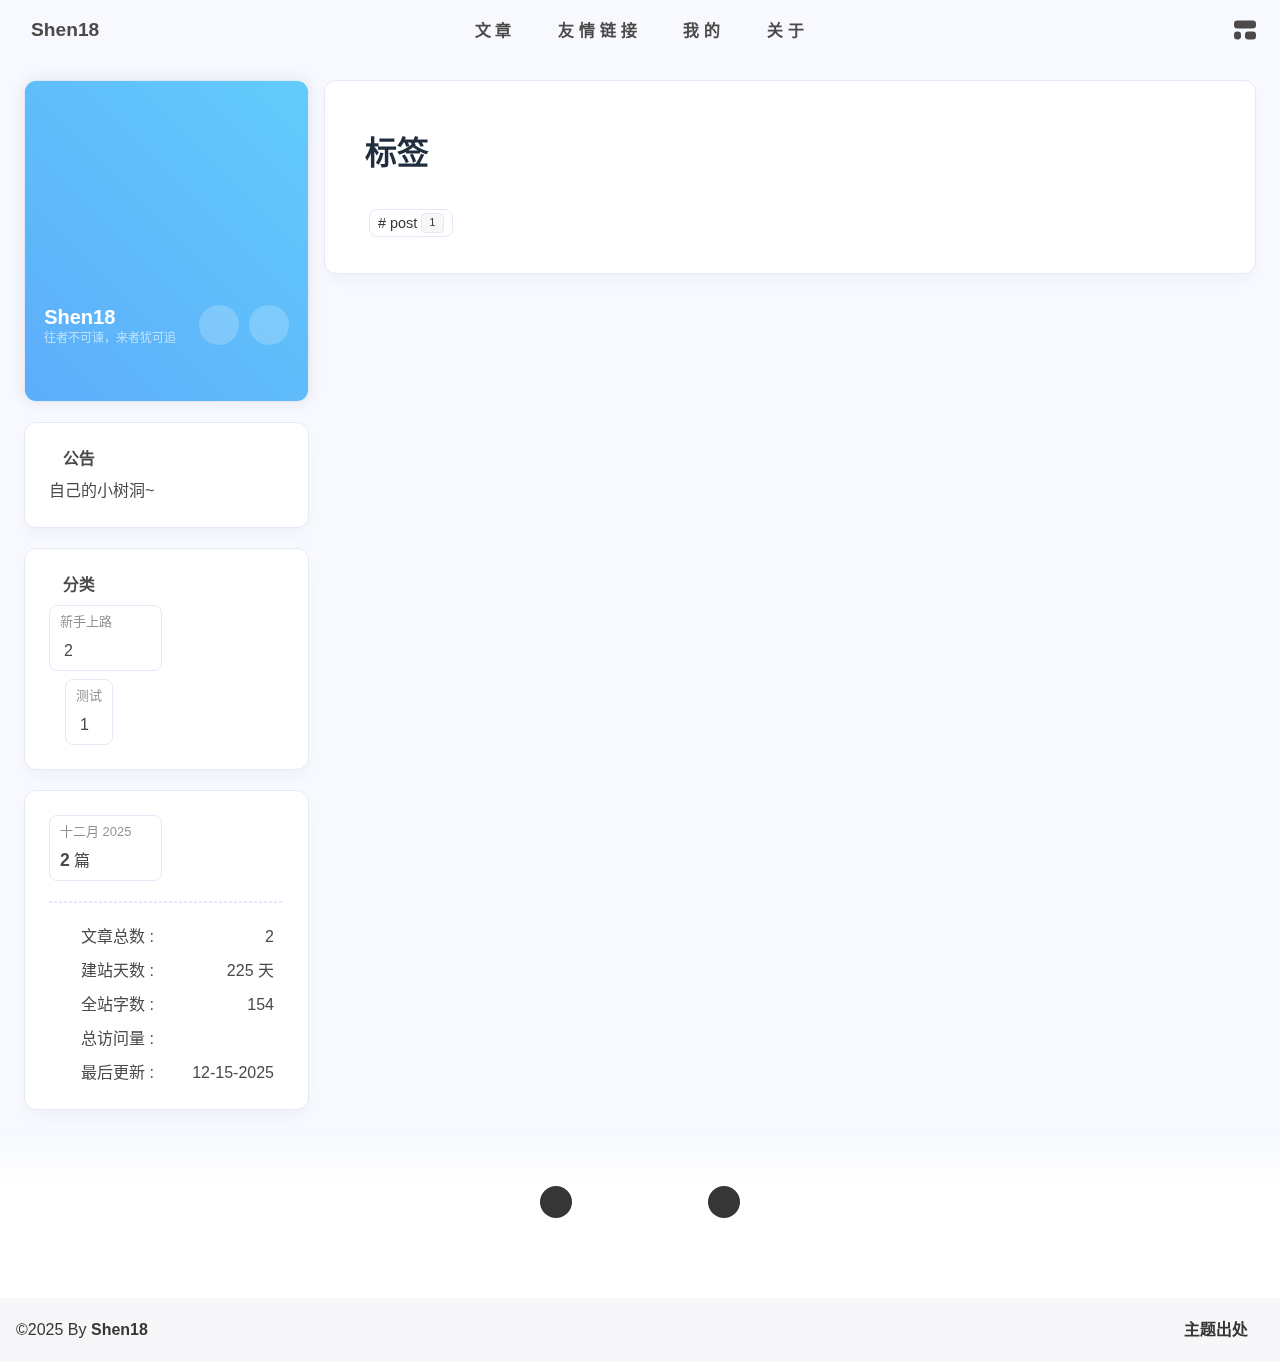
<file: tags/index.html>
<!DOCTYPE html><html lang="zh-CN" data-theme="dark"><head><meta charset="UTF-8"><meta http-equiv="X-UA-Compatible" content="IE=edge"><meta name="viewport" content="width=device-width, initial-scale=1.0, user-scalable=no"><title>标签 | Shen18</title><meta name="keywords" content="life, blog"><meta name="author" content="Shen18"><meta name="copyright" content="Shen18"><meta name="format-detection" content="telephone=no"><meta name="theme-color" content="#18171d"><meta name="mobile-web-app-capable" content="yes"><meta name="apple-touch-fullscreen" content="yes"><meta name="apple-mobile-web-app-title" content="标签"><meta name="application-name" content="标签"><meta name="apple-mobile-web-app-capable" content="yes"><meta name="apple-mobile-web-app-status-bar-style" content="#18171d"><meta property="og:type" content="website"><meta property="og:title" content="标签"><meta property="og:url" content="https://shen-18.github.io/tags/index.html"><meta property="og:site_name" content="Shen18"><meta property="og:description" content="标签"><meta property="og:locale" content="zh-CN"><meta property="og:image" content="https://shen-18.github.io/img/background_lucy.jpg"><meta property="article:author" content="Shen18"><meta property="article:tag" content="life, blog"><meta name="twitter:card" content="summary"><meta name="twitter:image" content="https://shen-18.github.io/img/background_lucy.jpg"><meta name="description" content="标签"><link rel="shortcut icon" href="/img/Valkyrie.ico"><link rel="canonical" href="https://shen-18.github.io/tags/"><link rel="preconnect" href="//cdn.cbd.int"/><link rel="preconnect" href="//static.cloudflareinsights.com"/><link rel="preconnect" href="//busuanzi.ibruce.info"/><meta name="google-site-verification" content="xxx"/><meta name="baidu-site-verification" content="code-xxx"/><meta name="msvalidate.01" content="xxx"/><link rel="stylesheet" href="/css/index.css"><link rel="stylesheet" href="https://cdn.cbd.int/node-snackbar@0.1.16/dist/snackbar.min.css" media="print" onload="this.media='all'"><link rel="stylesheet" href="https://cdn.cbd.int/@fancyapps/ui@6.1.6/dist/fancybox/fancybox.css" media="print" onload="this.media='all'"><script defer="defer" data-pjax="data-pjax" src="https://static.cloudflareinsights.com/beacon.min.js" data-cf-beacon="{&quot;token&quot;: &quot;52495c33b7494bd7b77349128e5e2a3d&quot;}"></script><script>const GLOBAL_CONFIG = {
  linkPageTop: undefined,
  peoplecanvas: undefined,
  postHeadAiDescription: {"enable":true,"gptName":"AnZhiYu","mode":"local","switchBtn":false,"btnLink":"https://afdian.net/item/886a79d4db6711eda42a52540025c377","randomNum":3,"basicWordCount":1000,"key":"xxxx","Referer":"https://xx.xx/"},
  diytitle: undefined,
  LA51: undefined,
  greetingBox: {"enable":true,"default":"晚上好👋","list":[{"greeting":"晚安😴","startTime":0,"endTime":5},{"greeting":"早上好鸭👋, 祝你一天好心情！","startTime":6,"endTime":9},{"greeting":"上午好👋, 状态很好，鼓励一下～","startTime":10,"endTime":10},{"greeting":"11点多啦, 在坚持一下就吃饭啦～","startTime":11,"endTime":11},{"greeting":"午安👋, 宝贝","startTime":12,"endTime":14},{"greeting":"🌈充实的一天辛苦啦！","startTime":14,"endTime":18},{"greeting":"19点喽, 奖励一顿丰盛的大餐吧🍔。","startTime":19,"endTime":19},{"greeting":"晚上好👋, 在属于自己的时间好好放松😌~","startTime":20,"endTime":24}]},
  twikooEnvId: '',
  commentBarrageConfig:undefined,
  music_page_default: "nav_music",
  root: '/',
  preloader: {"source":3},
  friends_vue_info: undefined,
  navMusic: true,
  mainTone: undefined,
  authorStatus: undefined,
  algolia: undefined,
  localSearch: {"path":"/search.xml","preload":true,"languages":{"hits_empty":"找不到您查询的内容：${query}"}},
  translate: {"defaultEncoding":2,"translateDelay":0,"msgToTraditionalChinese":"繁","msgToSimplifiedChinese":"简","rightMenuMsgToTraditionalChinese":"转为繁体","rightMenuMsgToSimplifiedChinese":"转为简体"},
  noticeOutdate: undefined,
  highlight: {"plugin":"highlight.js","highlightCopy":true,"highlightLang":true,"highlightHeightLimit":330},
  copy: {
    success: '复制成功',
    error: '复制错误',
    noSupport: '浏览器不支持'
  },
  relativeDate: {
    homepage: false,
    simplehomepage: true,
    post: false
  },
  runtime: '天',
  date_suffix: {
    just: '刚刚',
    min: '分钟前',
    hour: '小时前',
    day: '天前',
    month: '个月前'
  },
  copyright: {"copy":true,"copyrightEbable":false,"limitCount":50,"languages":{"author":"作者: Shen18","link":"链接: ","source":"来源: Shen18","info":"著作权归作者所有。商业转载请联系作者获得授权，非商业转载请注明出处。","copySuccess":"复制成功，复制和转载请标注本文地址"}},
  lightbox: 'fancybox',
  Snackbar: {"chs_to_cht":"你已切换为繁体","cht_to_chs":"你已切换为简体","day_to_night":"你已切换为深色模式","night_to_day":"你已切换为浅色模式","bgLight":"#425AEF","bgDark":"#1f1f1f","position":"top-center"},
  source: {
    justifiedGallery: {
      js: 'https://cdn.cbd.int/flickr-justified-gallery@2.2.0/dist/fjGallery.min.js',
      css: 'https://cdn.cbd.int/flickr-justified-gallery@2.2.0/dist/fjGallery.css'
    }
  },
  isPhotoFigcaption: false,
  islazyload: true,
  isAnchor: false,
  shortcutKey: undefined,
  autoDarkmode: true
}</script><script id="config-diff">var GLOBAL_CONFIG_SITE = {
  configTitle: 'Shen18',
  title: '标签',
  postAI: '',
  pageFillDescription: '标签',
  isPost: false,
  isHome: false,
  isHighlightShrink: false,
  isToc: false,
  postUpdate: '2025-12-15 11:09:47',
  postMainColor: '',
}</script><noscript><style type="text/css">
  #nav {
    opacity: 1
  }
  .justified-gallery img {
    opacity: 1
  }

  #recent-posts time,
  #post-meta time {
    display: inline !important
  }
</style></noscript><script>(win=>{
      win.saveToLocal = {
        set: (key, value, ttl) => {
          if (ttl === 0) return
          const now = Date.now()
          const expiry = now + ttl * 86400000
          const item = {
            value,
            expiry
          }
          localStorage.setItem(key, JSON.stringify(item))
        },
      
        get: key => {
          const itemStr = localStorage.getItem(key)
      
          if (!itemStr) {
            return undefined
          }
          const item = JSON.parse(itemStr)
          const now = Date.now()
      
          if (now > item.expiry) {
            localStorage.removeItem(key)
            return undefined
          }
          return item.value
        }
      }
    
      win.getScript = (url, attr = {}) => new Promise((resolve, reject) => {
        const script = document.createElement('script')
        script.src = url
        script.async = true
        script.onerror = reject
        script.onload = script.onreadystatechange = function() {
          const loadState = this.readyState
          if (loadState && loadState !== 'loaded' && loadState !== 'complete') return
          script.onload = script.onreadystatechange = null
          resolve()
        }

        Object.keys(attr).forEach(key => {
          script.setAttribute(key, attr[key])
        })

        document.head.appendChild(script)
      })
    
      win.getCSS = (url, id = false) => new Promise((resolve, reject) => {
        const link = document.createElement('link')
        link.rel = 'stylesheet'
        link.href = url
        if (id) link.id = id
        link.onerror = reject
        link.onload = link.onreadystatechange = function() {
          const loadState = this.readyState
          if (loadState && loadState !== 'loaded' && loadState !== 'complete') return
          link.onload = link.onreadystatechange = null
          resolve()
        }
        document.head.appendChild(link)
      })
    
      win.activateDarkMode = () => {
        document.documentElement.setAttribute('data-theme', 'dark')
        if (document.querySelector('meta[name="theme-color"]') !== null) {
          document.querySelector('meta[name="theme-color"]').setAttribute('content', '#18171d')
        }
      }
      win.activateLightMode = () => {
        document.documentElement.setAttribute('data-theme', 'light')
        if (document.querySelector('meta[name="theme-color"]') !== null) {
          document.querySelector('meta[name="theme-color"]').setAttribute('content', '#f7f9fe')
        }
      }
      const t = saveToLocal.get('theme')
    
          const isDarkMode = window.matchMedia('(prefers-color-scheme: dark)').matches
          const isLightMode = window.matchMedia('(prefers-color-scheme: light)').matches
          const isNotSpecified = window.matchMedia('(prefers-color-scheme: no-preference)').matches
          const hasNoSupport = !isDarkMode && !isLightMode && !isNotSpecified

          if (t === undefined) {
            if (isLightMode) activateLightMode()
            else if (isDarkMode) activateDarkMode()
            else if (isNotSpecified || hasNoSupport) {
              const now = new Date()
              const hour = now.getHours()
              const isNight = hour <= 6 || hour >= 18
              isNight ? activateDarkMode() : activateLightMode()
            }
            window.matchMedia('(prefers-color-scheme: dark)').addListener(e => {
              if (saveToLocal.get('theme') === undefined) {
                e.matches ? activateDarkMode() : activateLightMode()
              }
            })
          } else if (t === 'light') activateLightMode()
          else activateDarkMode()
        
      const asideStatus = saveToLocal.get('aside-status')
      if (asideStatus !== undefined) {
        if (asideStatus === 'hide') {
          document.documentElement.classList.add('hide-aside')
        } else {
          document.documentElement.classList.remove('hide-aside')
        }
      }
    
      const detectApple = () => {
        if(/iPad|iPhone|iPod|Macintosh/.test(navigator.userAgent)){
          document.documentElement.classList.add('apple')
        }
      }
      detectApple()
    })(window)</script><meta name="generator" content="Hexo 8.1.1"></head><body data-type="anzhiyu"><div id="web_bg"></div><div id="an_music_bg"></div><div id="loading-box" onclick="document.getElementById(&quot;loading-box&quot;).classList.add(&quot;loaded&quot;)"><div class="loading-bg"><img class="loading-img nolazyload" alt="加载头像" src="/img/Valkyrie.jpg"/><div class="loading-image-dot"></div></div></div><script>const preloader = {
  endLoading: () => {
    document.getElementById('loading-box').classList.add("loaded");
  },
  initLoading: () => {
    document.getElementById('loading-box').classList.remove("loaded")
  }
}
window.addEventListener('load',()=> { preloader.endLoading() })
setTimeout(function(){preloader.endLoading();},10000)

if (true) {
  document.addEventListener('pjax:send', () => { preloader.initLoading() })
  document.addEventListener('pjax:complete', () => { preloader.endLoading() })
}</script><link rel="stylesheet" href="https://cdn.cbd.int/anzhiyu-theme-static@1.1.10/progress_bar/progress_bar.css"/><script async="async" src="https://cdn.cbd.int/pace-js@1.2.4/pace.min.js" data-pace-options="{ &quot;restartOnRequestAfter&quot;:false,&quot;eventLag&quot;:false}"></script><div class="page" id="body-wrap"><header class="not-top-img" id="page-header"><nav id="nav"><div id="nav-group"><span id="blog_name"><a id="site-name" href="/" accesskey="h"><div class="title">Shen18</div><i class="anzhiyufont anzhiyu-icon-house-chimney"></i></a></span><div class="mask-name-container"><div id="name-container"><a id="page-name" href="javascript:anzhiyu.scrollToDest(0, 500)">PAGE_NAME</a></div></div><div id="menus"><div class="menus_items"><div class="menus_item"><a class="site-page" href="javascript:void(0);"><span> 文章</span></a><ul class="menus_item_child"><li><a class="site-page child faa-parent animated-hover" href="/archives/"><i class="anzhiyufont anzhiyu-icon-box-archive faa-tada" style="font-size: 0.9em;"></i><span> 时间线</span></a></li><li><a class="site-page child faa-parent animated-hover" href="/categories/"><i class="anzhiyufont anzhiyu-icon-shapes faa-tada" style="font-size: 0.9em;"></i><span> 分类</span></a></li><li><a class="site-page child faa-parent animated-hover" href="/tags/"><i class="anzhiyufont anzhiyu-icon-tags faa-tada" style="font-size: 0.9em;"></i><span> 标签</span></a></li></ul></div><div class="menus_item"><a class="site-page" href="javascript:void(0);"><span> 友情链接</span></a><ul class="menus_item_child"><li><a class="site-page child faa-parent animated-hover" href="/link/"><i class="anzhiyufont anzhiyu-icon-link faa-tada" style="font-size: 0.9em;"></i><span> 友链</span></a></li></ul></div><div class="menus_item"><a class="site-page" href="javascript:void(0);"><span> 我的</span></a><ul class="menus_item_child"><li><a class="site-page child faa-parent animated-hover" href="/album/"><i class="anzhiyufont anzhiyu-icon-images faa-tada" style="font-size: 0.9em;"></i><span> 相册集</span></a></li></ul></div><div class="menus_item"><a class="site-page" href="javascript:void(0);"><span> 关于</span></a><ul class="menus_item_child"><li><a class="site-page child faa-parent animated-hover" href="/about/"><i class="anzhiyufont anzhiyu-icon-paper-plane faa-tada" style="font-size: 0.9em;"></i><span> 关于本人</span></a></li><li><a class="site-page child faa-parent animated-hover" href="/essay/"><i class="anzhiyufont anzhiyu-icon-lightbulb faa-tada" style="font-size: 0.9em;"></i><span> 闲言碎语</span></a></li></ul></div></div></div><div id="nav-right"><div class="nav-button" id="randomPost_button"><a class="site-page" onclick="toRandomPost()" title="随机前往一个文章" href="javascript:void(0);"><i class="anzhiyufont anzhiyu-icon-dice"></i></a></div><div class="nav-button" id="search-button"><a class="site-page social-icon search" href="javascript:void(0);" title="搜索🔍" accesskey="s"><i class="anzhiyufont anzhiyu-icon-magnifying-glass"></i><span> 搜索</span></a></div><input id="center-console" type="checkbox"/><label class="widget" for="center-console" title="中控台" onclick="anzhiyu.switchConsole();"><i class="left"></i><i class="widget center"></i><i class="widget right"></i></label><div id="console"><div class="console-card-group-reward"><ul class="reward-all console-card"><li class="reward-item"><a href="https://npm.elemecdn.com/anzhiyu-blog@1.1.6/img/post/common/qrcode-weichat.png" target="_blank"><img class="post-qr-code-img" alt="微信" src= "[data-uri]" onerror="this.onerror=null,this.src=&quot;/img/404.jpg&quot;" data-lazy-src="https://npm.elemecdn.com/anzhiyu-blog@1.1.6/img/post/common/qrcode-weichat.png"/></a><div class="post-qr-code-desc">微信</div></li><li class="reward-item"><a href="https://npm.elemecdn.com/anzhiyu-blog@1.1.6/img/post/common/qrcode-alipay.png" target="_blank"><img class="post-qr-code-img" alt="支付宝" src= "[data-uri]" onerror="this.onerror=null,this.src=&quot;/img/404.jpg&quot;" data-lazy-src="https://npm.elemecdn.com/anzhiyu-blog@1.1.6/img/post/common/qrcode-alipay.png"/></a><div class="post-qr-code-desc">支付宝</div></li></ul></div><div class="console-card-group"><div class="console-card-group-left"><div class="console-card" id="card-newest-comments"><div class="card-content"><div class="author-content-item-tips">互动</div><span class="author-content-item-title"> 最新评论</span></div><div class="aside-list"><span>正在加载中...</span></div></div></div><div class="console-card-group-right"><div class="console-card tags"><div class="card-content"><div class="author-content-item-tips">兴趣点</div><span class="author-content-item-title">寻找你感兴趣的领域</span><div class="card-tags"><div class="item-headline"></div><div class="card-tag-cloud"><a href="/tags/post/" style="font-size: 1.05rem;">post<sup>1</sup></a></div></div><hr/></div></div><div class="console-card history"><div class="item-headline"><i class="anzhiyufont anzhiyu-icon-box-archiv"></i><span>文章</span></div><div class="card-archives"><div class="item-headline"><i class="anzhiyufont anzhiyu-icon-archive"></i><span>归档</span></div><ul class="card-archive-list"><li class="card-archive-list-item"><a class="card-archive-list-link" href="/archives/2025/12/"><span class="card-archive-list-date">十二月 2025</span><div class="card-archive-list-count-group"><span class="card-archive-list-count">2</span><span>篇</span></div></a></li></ul></div><hr/></div></div></div><div class="button-group"><div class="console-btn-item"><a class="darkmode_switchbutton" title="显示模式切换" href="javascript:void(0);"><i class="anzhiyufont anzhiyu-icon-moon"></i></a></div><div class="console-btn-item" id="consoleHideAside" onclick="anzhiyu.hideAsideBtn()" title="边栏显示控制"><a class="asideSwitch"><i class="anzhiyufont anzhiyu-icon-arrows-left-right"></i></a></div><div class="console-btn-item" id="consoleMusic" onclick="anzhiyu.musicToggle()" title="音乐开关"><a class="music-switch"><i class="anzhiyufont anzhiyu-icon-music"></i></a></div></div><div class="console-mask" onclick="anzhiyu.hideConsole()" href="javascript:void(0);"></div></div><div class="nav-button" id="nav-totop"><a class="totopbtn" href="javascript:void(0);"><i class="anzhiyufont anzhiyu-icon-arrow-up"></i><span id="percent" onclick="anzhiyu.scrollToDest(0,500)">0</span></a></div><div id="toggle-menu"><a class="site-page" href="javascript:void(0);" title="切换"><i class="anzhiyufont anzhiyu-icon-bars"></i></a></div></div></div></nav></header><main id="blog-container"><div class="layout" id="content-inner"><div id="page"><h1 class="page-title">标签</h1><div class="tag-cloud-list is-center"><div id="tag"><div id="tag-page-tags">
      <a href="/tags/post/" id="/tags/post/">
        <span class="tags-punctuation">#</span>post
        <span class="tagsPageCount">1</span>
      </a>
    </div></div></div></div><div class="aside-content" id="aside-content"><div class="card-widget card-info"><div class="card-content"><div class="author-info-avatar"><img class="avatar-img" src= "[data-uri]" onerror="this.onerror=null,this.src=&quot;/img/404.jpg&quot;" data-lazy-src="/img/Valkyrie.jpg" onerror="this.onerror=null;this.src='/img/friend_404.gif'" alt="avatar"/></div><div class="author-info__description"><div style="line-height:1.38;margin:0.6rem 0;text-align:justify;color:rgba(255, 255, 255, 0.8);">分享自己的<b style="color:#fff">碎碎念</b>和<b style="color:#fff">乱七八糟的东西</b>，希望你能找到自己所想要的。</div></div><div class="author-info__bottom-group"><a class="author-info__bottom-group-left" href="/about/"><h1 class="author-info__name">Shen18</h1><div class="author-info__desc">往者不可谏，来者犹可追</div></a><div class="card-info-social-icons is-center"><a class="social-icon faa-parent animated-hover" href="https://github.com/Shen-18" target="_blank" title="Github"><i class="anzhiyufont anzhiyu-icon-github"></i></a><a class="social-icon faa-parent animated-hover" href="mailto:Shen18&lt;Yushen0718@outlook.com&gt;" target="_blank" title="邮箱"><i class="anzhiyufont anzhiyu-icon-envelope"></i></a></div></div></div></div><div class="card-widget card-announcement"><div class="item-headline"><i class="anzhiyufont anzhiyu-icon-bullhorn anzhiyu-shake"></i><span>公告</span></div><div class="announcement_content">自己的小树洞~</div></div><div class="card-widget card-categories"><div class="item-headline">
            <i class="anzhiyufont anzhiyu-icon-folder-open"></i>
            <span>分类</span>
            
            </div>
            <ul class="card-category-list" id="aside-cat-list">
            <li class="card-category-list-item "><a class="card-category-list-link" href="/categories/%E6%96%B0%E6%89%8B%E4%B8%8A%E8%B7%AF/"><span class="card-category-list-name">新手上路</span><span class="card-category-list-count">2</span></a><ul class="card-category-list child"><li class="card-category-list-item "><a class="card-category-list-link" href="/categories/%E6%96%B0%E6%89%8B%E4%B8%8A%E8%B7%AF/%E6%B5%8B%E8%AF%95/"><span class="card-category-list-name">测试</span><span class="card-category-list-count">1</span></a></li></ul></li>
            </ul></div><div class="sticky_layout"><div class="card-widget"><div class="card-archives"><div class="item-headline"><i class="anzhiyufont anzhiyu-icon-archive"></i><span>归档</span></div><ul class="card-archive-list"><li class="card-archive-list-item"><a class="card-archive-list-link" href="/archives/2025/12/"><span class="card-archive-list-date">十二月 2025</span><div class="card-archive-list-count-group"><span class="card-archive-list-count">2</span><span>篇</span></div></a></li></ul></div><hr/><div class="card-webinfo"><div class="item-headline"><i class="anzhiyufont anzhiyu-icon-chart-line"></i><span>网站资讯</span></div><div class="webinfo"><div class="webinfo-item"><div class="webinfo-item-title"><i class="anzhiyufont anzhiyu-icon-file-lines"></i><div class="item-name">文章总数 :</div></div><div class="item-count">2</div></div><div class="webinfo-item"><div class="webinfo-item-title"><i class="anzhiyufont anzhiyu-icon-stopwatch"></i><div class="item-name">建站天数 :</div></div><div class="item-count" id="runtimeshow" data-publishDate="2025-12-13T10:00:00.000Z"><i class="anzhiyufont anzhiyu-icon-spinner anzhiyu-spin"></i></div></div><div class="webinfo-item"><div class="webinfo-item-title"><i class="anzhiyufont anzhiyu-icon-font"></i><div class="item-name">全站字数 :</div></div><div class="item-count">154</div></div><div class="webinfo-item"><div class="webinfo-item-title"><i class="anzhiyufont anzhiyu-icon-square-poll-vertical"></i><div class="item-name">总访问量 :</div></div><div class="item-count" id="busuanzi_value_site_pv"><i class="anzhiyufont anzhiyu-icon-spinner anzhiyu-spin"></i></div></div><div class="webinfo-item"><div class="webinfo-item-title"><i class="anzhiyufont anzhiyu-icon-hourglass-start"></i><div class="item-name">最后更新 :</div></div><div class="item-count" id="last-push-date" data-lastPushDate="2025-12-15T09:10:44.455Z"><i class="anzhiyufont anzhiyu-icon-spinner anzhiyu-spin"></i></div></div></div></div></div></div></div></div></main><footer id="footer"><div id="footer-wrap"><div id="footer_deal"><a class="deal_link" href="mailto:Shen18&lt;Yushen0718@outlook.com&gt;" title="email"><i class="anzhiyufont anzhiyu-icon-envelope"></i></a><img class="footer_mini_logo" title="返回顶部" alt="返回顶部" onclick="anzhiyu.scrollToDest(0, 500)" src= "[data-uri]" onerror="this.onerror=null,this.src=&quot;/img/404.jpg&quot;" data-lazy-src="img/Valkyrie.jpg" size="50px"/><a class="deal_link" target="_blank" rel="noopener" href="https://github.com/Shen-18" title="Github"><i class="anzhiyufont anzhiyu-icon-github"></i></a></div><div id="workboard"><div id="runtimeTextTip"></div></div><p id="ghbdages"><a class="github-badge" target="_blank" href="https://hexo.io/" style="margin-inline:5px" data-title="博客框架为Hexo_v8.1.0" title="博客框架为Hexo_v8.1.0"><img src= "[data-uri]" onerror="this.onerror=null,this.src=&quot;/img/404.jpg&quot;" data-lazy-src="https://npm.elemecdn.com/anzhiyu-blog@2.1.5/img/badge/Frame-Hexo.svg" alt="博客框架为Hexo_v8.1.0"/></a><a class="github-badge" target="_blank" href="https://hexo.anheyu.com/" style="margin-inline:5px" data-title="本站使用AnZhiYu主题" title="本站使用AnZhiYu主题"><img src= "[data-uri]" onerror="this.onerror=null,this.src=&quot;/img/404.jpg&quot;" data-lazy-src="https://npm.elemecdn.com/anzhiyu-theme-static@1.0.9/img/Theme-AnZhiYu-2E67D3.svg" alt="本站使用AnZhiYu主题"/></a><a class="github-badge" target="_blank" href="https://www.Cloudflare.com/" style="margin-inline:5px" data-title="本站使用Cloudflare为静态资源提供CDN加速" title="本站使用Cloudflare为静态资源提供CDN加速"><img src= "[data-uri]" onerror="this.onerror=null,this.src=&quot;/img/404.jpg&quot;" data-lazy-src="https://img.shields.io/badge/CDN-Cloudflare-blue" alt="本站使用Cloudflare为静态资源提供CDN加速"/></a><a class="github-badge" target="_blank" href="https://github.com/" style="margin-inline:5px" data-title="本站项目由Github托管" title="本站项目由Github托管"><img src= "[data-uri]" onerror="this.onerror=null,this.src=&quot;/img/404.jpg&quot;" data-lazy-src="https://npm.elemecdn.com/anzhiyu-blog@2.1.5/img/badge/Source-Github.svg" alt="本站项目由Github托管"/></a></p></div><div id="footer-bar"><div class="footer-bar-links"><div class="footer-bar-left"><div id="footer-bar-tips"><div class="copyright">&copy;2025 By <a class="footer-bar-link" href="/" title="Shen18" target="_blank">Shen18</a></div></div><div id="footer-type-tips"></div><div class="js-pjax"><script>function subtitleType () {
  fetch('https://v1.hitokoto.cn')
    .then(response => response.json())
    .then(data => {
      if (true) {
        const from = '出自 ' + data.from
        const sub = "往者不可谏&#44;来者犹可追"
        sub.unshift(data.hitokoto, from)
        window.typed = new Typed('#footer-type-tips', {
          strings: sub,
          startDelay: 300,
          typeSpeed: 50,
          loop: true,
          backSpeed: 50,
        })
      } else {
        document.getElementById('footer-type-tips').innerHTML = data.hitokoto
      }
    })
}

if (true) {
  if (typeof Typed === 'function') {
    subtitleType()
  } else {
    getScript('https://cdn.cbd.int/typed.js@2.1.0/dist/typed.umd.js').then(subtitleType)
  }
} else {
  subtitleType()
}
</script></div></div><div class="footer-bar-right"><a class="footer-bar-link" target="_blank" rel="noopener" href="https://github.com/anzhiyu-c/hexo-theme-anzhiyu" title="主题出处">主题出处</a></div></div></div></footer></div><div id="sidebar"><div id="menu-mask"></div><div id="sidebar-menus"><div class="sidebar-site-data site-data is-center"><a href="/archives/" title="archive"><div class="headline">文章</div><div class="length-num">2</div></a><a href="/tags/" title="tag"><div class="headline">标签</div><div class="length-num">1</div></a><a href="/categories/" title="category"><div class="headline">分类</div><div class="length-num">2</div></a></div><span class="sidebar-menu-item-title">功能</span><div class="sidebar-menu-item"><a class="darkmode_switchbutton menu-child" href="javascript:void(0);" title="显示模式"><i class="anzhiyufont anzhiyu-icon-circle-half-stroke"></i><span>显示模式</span></a></div><div class="back-menu-list-groups"><div class="back-menu-list-group"><div class="back-menu-list-title">网页</div><div class="back-menu-list"><a class="back-menu-item" target="_blank" rel="noopener" href="https://hexo.anheyu.com/" title="博客"><img class="back-menu-item-icon" src= "[data-uri]" onerror="this.onerror=null,this.src=&quot;/img/404.jpg&quot;" data-lazy-src="/img/favicon.ico" alt="博客"/><span class="back-menu-item-text">博客</span></a></div></div><div class="back-menu-list-group"><div class="back-menu-list-title">项目</div><div class="back-menu-list"><a class="back-menu-item" target="_blank" rel="noopener" href="https://image.anheyu.com/" title="安知鱼图床"><img class="back-menu-item-icon" src= "[data-uri]" onerror="this.onerror=null,this.src=&quot;/img/404.jpg&quot;" data-lazy-src="https://image.anheyu.com/favicon.ico" alt="安知鱼图床"/><span class="back-menu-item-text">安知鱼图床</span></a></div></div></div><div class="menus_items"><div class="menus_item"><a class="site-page" href="javascript:void(0);"><span> 文章</span></a><ul class="menus_item_child"><li><a class="site-page child faa-parent animated-hover" href="/archives/"><i class="anzhiyufont anzhiyu-icon-box-archive faa-tada" style="font-size: 0.9em;"></i><span> 时间线</span></a></li><li><a class="site-page child faa-parent animated-hover" href="/categories/"><i class="anzhiyufont anzhiyu-icon-shapes faa-tada" style="font-size: 0.9em;"></i><span> 分类</span></a></li><li><a class="site-page child faa-parent animated-hover" href="/tags/"><i class="anzhiyufont anzhiyu-icon-tags faa-tada" style="font-size: 0.9em;"></i><span> 标签</span></a></li></ul></div><div class="menus_item"><a class="site-page" href="javascript:void(0);"><span> 友情链接</span></a><ul class="menus_item_child"><li><a class="site-page child faa-parent animated-hover" href="/link/"><i class="anzhiyufont anzhiyu-icon-link faa-tada" style="font-size: 0.9em;"></i><span> 友链</span></a></li></ul></div><div class="menus_item"><a class="site-page" href="javascript:void(0);"><span> 我的</span></a><ul class="menus_item_child"><li><a class="site-page child faa-parent animated-hover" href="/album/"><i class="anzhiyufont anzhiyu-icon-images faa-tada" style="font-size: 0.9em;"></i><span> 相册集</span></a></li></ul></div><div class="menus_item"><a class="site-page" href="javascript:void(0);"><span> 关于</span></a><ul class="menus_item_child"><li><a class="site-page child faa-parent animated-hover" href="/about/"><i class="anzhiyufont anzhiyu-icon-paper-plane faa-tada" style="font-size: 0.9em;"></i><span> 关于本人</span></a></li><li><a class="site-page child faa-parent animated-hover" href="/essay/"><i class="anzhiyufont anzhiyu-icon-lightbulb faa-tada" style="font-size: 0.9em;"></i><span> 闲言碎语</span></a></li></ul></div></div><span class="sidebar-menu-item-title">标签</span></div></div><div id="rightside"><div id="rightside-config-hide"><button id="translateLink" type="button" title="简繁转换">繁</button><button id="darkmode" type="button" title="浅色和深色模式转换"><i class="anzhiyufont anzhiyu-icon-circle-half-stroke"></i></button><button id="hide-aside-btn" type="button" title="单栏和双栏切换"><i class="anzhiyufont anzhiyu-icon-arrows-left-right"></i></button></div><div id="rightside-config-show"><button id="rightside-config" type="button" title="设置"><i class="anzhiyufont anzhiyu-icon-gear"></i></button><button id="go-up" type="button" title="回到顶部"><i class="anzhiyufont anzhiyu-icon-arrow-up"></i></button></div></div><div id="nav-music"><a id="nav-music-hoverTips" onclick="anzhiyu.musicToggle()" accesskey="m">播放音乐</a><div id="console-music-bg"></div><meting-js id="8152976493" server="netease" type="playlist" mutex="true" preload="none" theme="var(--anzhiyu-main)" data-lrctype="0" order="random" volume="0.7"></meting-js></div><div id="local-search"><div class="search-dialog"><nav class="search-nav"><span class="search-dialog-title">搜索</span><span id="loading-status"></span><button class="search-close-button"><i class="anzhiyufont anzhiyu-icon-xmark"></i></button></nav><div class="is-center" id="loading-database"><i class="anzhiyufont anzhiyu-icon-spinner anzhiyu-pulse-icon"></i><span>  数据库加载中</span></div><div class="search-wrap"><div id="local-search-input"><div class="local-search-box"><input class="local-search-box--input" placeholder="搜索文章" type="text"/></div></div><hr/><div id="local-search-results"></div></div></div><div id="search-mask"></div></div><div id="rightMenu"><div class="rightMenu-group rightMenu-small"><div class="rightMenu-item" id="menu-backward"><i class="anzhiyufont anzhiyu-icon-arrow-left"></i></div><div class="rightMenu-item" id="menu-forward"><i class="anzhiyufont anzhiyu-icon-arrow-right"></i></div><div class="rightMenu-item" id="menu-refresh"><i class="anzhiyufont anzhiyu-icon-arrow-rotate-right" style="font-size: 1rem;"></i></div><div class="rightMenu-item" id="menu-top"><i class="anzhiyufont anzhiyu-icon-arrow-up"></i></div></div><div class="rightMenu-group rightMenu-line rightMenuPlugin"><div class="rightMenu-item" id="menu-copytext"><i class="anzhiyufont anzhiyu-icon-copy"></i><span>复制选中文本</span></div><div class="rightMenu-item" id="menu-pastetext"><i class="anzhiyufont anzhiyu-icon-paste"></i><span>粘贴文本</span></div><a class="rightMenu-item" id="menu-commenttext"><i class="anzhiyufont anzhiyu-icon-comment-medical"></i><span>引用到评论</span></a><div class="rightMenu-item" id="menu-newwindow"><i class="anzhiyufont anzhiyu-icon-window-restore"></i><span>新窗口打开</span></div><div class="rightMenu-item" id="menu-copylink"><i class="anzhiyufont anzhiyu-icon-link"></i><span>复制链接地址</span></div><div class="rightMenu-item" id="menu-copyimg"><i class="anzhiyufont anzhiyu-icon-images"></i><span>复制此图片</span></div><div class="rightMenu-item" id="menu-downloadimg"><i class="anzhiyufont anzhiyu-icon-download"></i><span>下载此图片</span></div><div class="rightMenu-item" id="menu-newwindowimg"><i class="anzhiyufont anzhiyu-icon-window-restore"></i><span>新窗口打开图片</span></div><div class="rightMenu-item" id="menu-search"><i class="anzhiyufont anzhiyu-icon-magnifying-glass"></i><span>站内搜索</span></div><div class="rightMenu-item" id="menu-searchBaidu"><i class="anzhiyufont anzhiyu-icon-magnifying-glass"></i><span>百度搜索</span></div><div class="rightMenu-item" id="menu-music-toggle"><i class="anzhiyufont anzhiyu-icon-play"></i><span>播放音乐</span></div><div class="rightMenu-item" id="menu-music-back"><i class="anzhiyufont anzhiyu-icon-backward"></i><span>切换到上一首</span></div><div class="rightMenu-item" id="menu-music-forward"><i class="anzhiyufont anzhiyu-icon-forward"></i><span>切换到下一首</span></div><div class="rightMenu-item" id="menu-music-playlist" onclick="window.open(&quot;https://y.qq.com/n/ryqq/playlist/8802438608&quot;, &quot;_blank&quot;);" style="display: none;"><i class="anzhiyufont anzhiyu-icon-radio"></i><span>查看所有歌曲</span></div><div class="rightMenu-item" id="menu-music-copyMusicName"><i class="anzhiyufont anzhiyu-icon-copy"></i><span>复制歌名</span></div></div><div class="rightMenu-group rightMenu-line rightMenuOther"><a class="rightMenu-item menu-link" id="menu-randomPost"><i class="anzhiyufont anzhiyu-icon-shuffle"></i><span>随便逛逛</span></a><a class="rightMenu-item menu-link" href="/categories/"><i class="anzhiyufont anzhiyu-icon-cube"></i><span>博客分类</span></a><a class="rightMenu-item menu-link" href="/tags/"><i class="anzhiyufont anzhiyu-icon-tags"></i><span>文章标签</span></a></div><div class="rightMenu-group rightMenu-line rightMenuOther"><a class="rightMenu-item" id="menu-copy" href="javascript:void(0);"><i class="anzhiyufont anzhiyu-icon-copy"></i><span>复制地址</span></a><a class="rightMenu-item" id="menu-commentBarrage" href="javascript:void(0);"><i class="anzhiyufont anzhiyu-icon-message"></i><span class="menu-commentBarrage-text">关闭热评</span></a><a class="rightMenu-item" id="menu-darkmode" href="javascript:void(0);"><i class="anzhiyufont anzhiyu-icon-circle-half-stroke"></i><span class="menu-darkmode-text">深色模式</span></a><a class="rightMenu-item" id="menu-translate" href="javascript:void(0);"><i class="anzhiyufont anzhiyu-icon-language"></i><span>轉為繁體</span></a></div></div><div id="rightmenu-mask"></div><div><script src="/js/utils.js"></script><script src="/js/main.js"></script><script src="/js/tw_cn.js"></script><script src="https://cdn.cbd.int/@fancyapps/ui@6.1.6/dist/fancybox/fancybox.umd.js"></script><script src="https://cdn.cbd.int/instant.page@5.2.0/instantpage.js" type="module"></script><script src="https://cdn.cbd.int/vanilla-lazyload@19.1.3/dist/lazyload.iife.min.js"></script><script src="https://cdn.cbd.int/node-snackbar@0.1.16/dist/snackbar.min.js"></script><canvas id="universe"></canvas><script async src="https://npm.elemecdn.com/anzhiyu-theme-static@1.0.0/dark/dark.js"></script><script>// 消除控制台打印
var HoldLog = console.log;
console.log = function () {};
let now1 = new Date();
queueMicrotask(() => {
  const Log = function () {
    HoldLog.apply(console, arguments);
  }; //在恢复前输出日志
  const grt = new Date("12/13/2025 18:00:00"); //此处修改你的建站时间或者网站上线时间
  now1.setTime(now1.getTime() + 250);
  const days = (now1 - grt) / 1000 / 60 / 60 / 24;
  const dnum = Math.floor(days);
  const ascll = [
    `欢迎使用安知鱼!`,
    `生活明朗, 万物可爱`,
    `
        
       █████╗ ███╗   ██╗███████╗██╗  ██╗██╗██╗   ██╗██╗   ██╗
      ██╔══██╗████╗  ██║╚══███╔╝██║  ██║██║╚██╗ ██╔╝██║   ██║
      ███████║██╔██╗ ██║  ███╔╝ ███████║██║ ╚████╔╝ ██║   ██║
      ██╔══██║██║╚██╗██║ ███╔╝  ██╔══██║██║  ╚██╔╝  ██║   ██║
      ██║  ██║██║ ╚████║███████╗██║  ██║██║   ██║   ╚██████╔╝
      ╚═╝  ╚═╝╚═╝  ╚═══╝╚══════╝╚═╝  ╚═╝╚═╝   ╚═╝    ╚═════╝
        
        `,
    "已上线",
    dnum,
    "天",
    "©2025 By 安知鱼 V1.7.0",
  ];
  const ascll2 = [`NCC2-036`, `调用前置摄像头拍照成功，识别为【小笨蛋】.`, `Photo captured: `, `🤪`];

  setTimeout(
    Log.bind(
      console,
      `\n%c${ascll[0]} %c ${ascll[1]} %c ${ascll[2]} %c${ascll[3]}%c ${ascll[4]}%c ${ascll[5]}\n\n%c ${ascll[6]}\n`,
      "color:#425AEF",
      "",
      "color:#425AEF",
      "color:#425AEF",
      "",
      "color:#425AEF",
      ""
    )
  );
  setTimeout(
    Log.bind(
      console,
      `%c ${ascll2[0]} %c ${ascll2[1]} %c \n${ascll2[2]} %c\n${ascll2[3]}\n`,
      "color:white; background-color:#4fd953",
      "",
      "",
      'background:url("https://npm.elemecdn.com/anzhiyu-blog@1.1.6/img/post/common/tinggge.gif") no-repeat;font-size:450%'
    )
  );

  setTimeout(Log.bind(console, "%c WELCOME %c 你好，小笨蛋.", "color:white; background-color:#4f90d9", ""));

  setTimeout(
    console.warn.bind(
      console,
      "%c ⚡ Powered by 安知鱼 %c 你正在访问 Shen18 的博客.",
      "color:white; background-color:#f0ad4e",
      ""
    )
  );

  setTimeout(Log.bind(console, "%c W23-12 %c 你已打开控制台.", "color:white; background-color:#4f90d9", ""));

  setTimeout(
    console.warn.bind(console, "%c S013-782 %c 你现在正处于监控中.", "color:white; background-color:#d9534f", "")
  );
});</script><script async src="/anzhiyu/random.js"></script><script async="async">(function () {
  var grt = new Date("12/13/2025 18:00:00"); //设置网站上线时间
  var now = new Date();
  var dnum;
  var hnum;
  var mnum;
  var snum;
  var nowHour;

  // 计算并更新天数、小时数、分钟数和秒数
  function updateTime() {
    now = new Date(); // 更新 now 的值
    nowHour = now.getHours(); // 更新 nowHour 的值
    var days = (now - grt) / 1000 / 60 / 60 / 24;
    dnum = Math.floor(days);
    var hours = (now - grt) / 1000 / 60 / 60 - 24 * dnum;
    hnum = Math.floor(hours);
    if (String(hnum).length == 1) {
      hnum = "0" + hnum;
    }
    var minutes = (now - grt) / 1000 / 60 - 24 * 60 * dnum - 60 * hnum;
    mnum = Math.floor(minutes);
    if (String(mnum).length == 1) {
      mnum = "0" + mnum;
    }
    var seconds = (now - grt) / 1000 - 24 * 60 * 60 * dnum - 60 * 60 * hnum - 60 * mnum;
    snum = Math.round(seconds);
    if (String(snum).length == 1) {
      snum = "0" + snum;
    }
  }

  // 更新网页中显示的网站运行时间
  function updateHtml() {
    const footer = document.getElementById("footer");
    if (!footer) return
    let currentTimeHtml = "";
    if (nowHour < 18 && nowHour >= 9) {
      // 如果是上班时间，默认就是"安知鱼-上班摸鱼中.svg"图片，不需要更改
      currentTimeHtml = `本站居然运行了 ${dnum} 天<span id='runtime'> ${hnum} 小时 ${mnum} 分 ${snum} 秒 </span><i class='anzhiyufont anzhiyu-icon-heartbeat' style='color:red'></i>`;
    } else {
      // 如果是下班时间，插入"安知鱼-下班啦.svg"图片
      let img = document.querySelector("#workboard .workSituationImg");
      if (img != null) {
        img.src = "";
        img.title = "";
        img.alt = "";
      }

      currentTimeHtml = `本站居然运行了 ${dnum} 天<span id='runtime'> ${hnum} 小时 ${mnum} 分 ${snum} 秒 </span><i class='anzhiyufont anzhiyu-icon-heartbeat' style='color:red'></i>`;
    }

    if (document.getElementById("runtimeTextTip")) {
      document.getElementById("runtimeTextTip").innerHTML = currentTimeHtml;
    }
  }

  setInterval(() => {
    updateTime();
    updateHtml();
  }, 1000);
})();</script><script src="/js/search/local-search.js"></script><div class="js-pjax"><input type="hidden" name="page-type" id="page-type" value="tags"></div><script async data-pjax src="https://npm.elemecdn.com/anzhiyu-theme-static@1.0.1/bubble/bubble.js"></script><script>var visitorMail = "";
</script><script async data-pjax src="https://cdn.cbd.int/anzhiyu-theme-static@1.0.0/waterfall/waterfall.js"></script><script src="https://cdn.cbd.int/qrcodejs@1.0.0/qrcode.min.js"></script><link rel="stylesheet" href="https://cdn.cbd.int/anzhiyu-theme-static@1.1.9/icon/ali_iconfont_css.css"><link rel="stylesheet" href="https://cdn.cbd.int/anzhiyu-theme-static@1.0.0/aplayer/APlayer.min.css" media="print" onload="this.media='all'"><script src="https://cdn.cbd.int/anzhiyu-blog-static@1.0.1/js/APlayer.min.js"></script><script src="https://cdn.cbd.int/hexo-anzhiyu-music@1.0.1/assets/js/Meting2.min.js"></script><script src="https://cdn.cbd.int/pjax@0.2.8/pjax.min.js"></script><script>let pjaxSelectors = ["head > title","#config-diff","#body-wrap","#rightside-config-hide","#rightside-config-show",".js-pjax"]
var pjax = new Pjax({
  elements: 'a:not([target="_blank"])',
  selectors: pjaxSelectors,
  cacheBust: false,
  analytics: false,
  scrollRestoration: false
})

document.addEventListener('pjax:send', function () {
  // removeEventListener scroll 
  anzhiyu.removeGlobalFnEvent('pjax')
  anzhiyu.removeGlobalFnEvent('themeChange')

  document.getElementById('rightside').classList.remove('rightside-show')
  
  if (window.aplayers) {
    for (let i = 0; i < window.aplayers.length; i++) {
      if (!window.aplayers[i].options.fixed) {
        window.aplayers[i].destroy()
      }
    }
  }

  typeof typed === 'object' && typed.destroy()

  //reset readmode
  const $bodyClassList = document.body.classList
  $bodyClassList.contains('read-mode') && $bodyClassList.remove('read-mode')
})

document.addEventListener('pjax:complete', function () {
  window.refreshFn()

  document.querySelectorAll('script[data-pjax]').forEach(item => {
    const newScript = document.createElement('script')
    const content = item.text || item.textContent || item.innerHTML || ""
    Array.from(item.attributes).forEach(attr => newScript.setAttribute(attr.name, attr.value))
    newScript.appendChild(document.createTextNode(content))
    item.parentNode.replaceChild(newScript, item)
  })

  GLOBAL_CONFIG.islazyload && window.lazyLoadInstance.update()

  typeof panguInit === 'function' && panguInit()

  // google analytics
  typeof gtag === 'function' && gtag('config', '', {'page_path': window.location.pathname});

  // baidu analytics
  typeof _hmt === 'object' && _hmt.push(['_trackPageview',window.location.pathname]);

  typeof loadMeting === 'function' && document.getElementsByClassName('aplayer').length && loadMeting()

  // prismjs
  typeof Prism === 'object' && Prism.highlightAll()
})

document.addEventListener('pjax:error', e => {
  if (e.request.status === 404) {
    pjax.loadUrl('/404.html')
  }
})</script><script async data-pjax src="//busuanzi.ibruce.info/busuanzi/2.3/busuanzi.pure.mini.js"></script><script charset="UTF-8" src="https://cdn.cbd.int/anzhiyu-theme-static@1.1.5/accesskey/accesskey.js"></script></div><div id="popup-window"><div class="popup-window-title">通知</div><div class="popup-window-divider"></div><div class="popup-window-content"><div class="popup-tip">你好呀</div><div class="popup-link"><i class="anzhiyufont anzhiyu-icon-arrow-circle-right"></i></div></div></div></body></html>
</file>
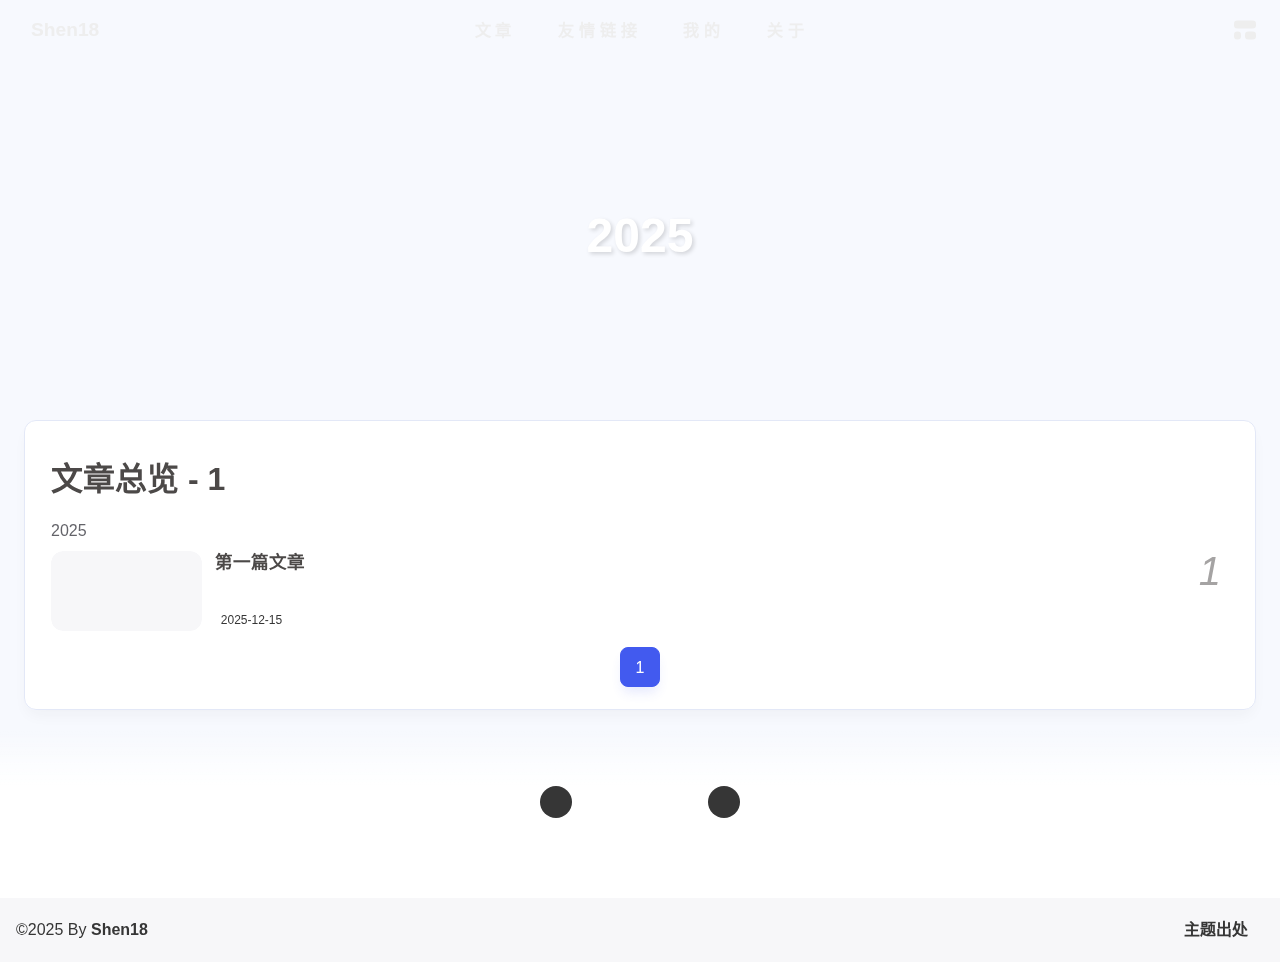
<file: archives/2025/index.html>
<!DOCTYPE html><html lang="zh-CN" data-theme="dark"><head><meta charset="UTF-8"><meta http-equiv="X-UA-Compatible" content="IE=edge"><meta name="viewport" content="width=device-width, initial-scale=1.0, user-scalable=no"><title>2025 | Shen18</title><meta name="keywords" content="life, blog"><meta name="author" content="Shen18"><meta name="copyright" content="Shen18"><meta name="format-detection" content="telephone=no"><meta name="theme-color" content="#18171d"><meta name="mobile-web-app-capable" content="yes"><meta name="apple-touch-fullscreen" content="yes"><meta name="apple-mobile-web-app-title" content="2025"><meta name="application-name" content="2025"><meta name="apple-mobile-web-app-capable" content="yes"><meta name="apple-mobile-web-app-status-bar-style" content="#18171d"><meta property="og:type" content="website"><meta property="og:title" content="2025"><meta property="og:url" content="https://shen-18.github.io/archives/2025/index.html"><meta property="og:site_name" content="Shen18"><meta property="og:description" content="2025"><meta property="og:locale" content="zh-CN"><meta property="og:image" content="https://shen-18.github.io/img/Valkyrie.jpg"><meta property="article:author" content="Shen18"><meta property="article:tag" content="life, blog"><meta name="twitter:card" content="summary"><meta name="twitter:image" content="https://shen-18.github.io/img/Valkyrie.jpg"><meta name="description" content="2025"><link rel="shortcut icon" href="/img/Valkyrie.ico"><link rel="canonical" href="https://shen-18.github.io/archives/2025/"><link rel="preconnect" href="//cdn.cbd.int"/><link rel="preconnect" href="//static.cloudflareinsights.com"/><link rel="preconnect" href="//busuanzi.ibruce.info"/><meta name="google-site-verification" content="xxx"/><meta name="baidu-site-verification" content="code-xxx"/><meta name="msvalidate.01" content="xxx"/><link rel="stylesheet" href="/css/index.css"><link rel="stylesheet" href="https://cdn.cbd.int/node-snackbar@0.1.16/dist/snackbar.min.css" media="print" onload="this.media='all'"><link rel="stylesheet" href="https://cdn.cbd.int/@fancyapps/ui@6.1.6/dist/fancybox/fancybox.css" media="print" onload="this.media='all'"><script defer="defer" data-pjax="data-pjax" src="https://static.cloudflareinsights.com/beacon.min.js" data-cf-beacon="{&quot;token&quot;: &quot;52495c33b7494bd7b77349128e5e2a3d&quot;}"></script><script>const GLOBAL_CONFIG = {
  linkPageTop: undefined,
  peoplecanvas: undefined,
  postHeadAiDescription: {"enable":true,"gptName":"AnZhiYu","mode":"local","switchBtn":false,"btnLink":"https://afdian.net/item/886a79d4db6711eda42a52540025c377","randomNum":3,"basicWordCount":1000,"key":"xxxx","Referer":"https://xx.xx/"},
  diytitle: undefined,
  LA51: undefined,
  greetingBox: {"enable":true,"default":"晚上好👋","list":[{"greeting":"晚安😴","startTime":0,"endTime":5},{"greeting":"早上好鸭👋, 祝你一天好心情！","startTime":6,"endTime":9},{"greeting":"上午好👋, 状态很好，鼓励一下～","startTime":10,"endTime":10},{"greeting":"11点多啦, 在坚持一下就吃饭啦～","startTime":11,"endTime":11},{"greeting":"午安👋, 宝贝","startTime":12,"endTime":14},{"greeting":"🌈充实的一天辛苦啦！","startTime":14,"endTime":18},{"greeting":"19点喽, 奖励一顿丰盛的大餐吧🍔。","startTime":19,"endTime":19},{"greeting":"晚上好👋, 在属于自己的时间好好放松😌~","startTime":20,"endTime":24}]},
  twikooEnvId: '',
  commentBarrageConfig:undefined,
  music_page_default: "nav_music",
  root: '/',
  preloader: {"source":3},
  friends_vue_info: undefined,
  navMusic: true,
  mainTone: undefined,
  authorStatus: undefined,
  algolia: undefined,
  localSearch: {"path":"/search.xml","preload":true,"languages":{"hits_empty":"找不到您查询的内容：${query}"}},
  translate: {"defaultEncoding":2,"translateDelay":0,"msgToTraditionalChinese":"繁","msgToSimplifiedChinese":"简","rightMenuMsgToTraditionalChinese":"转为繁体","rightMenuMsgToSimplifiedChinese":"转为简体"},
  noticeOutdate: undefined,
  highlight: {"plugin":"highlight.js","highlightCopy":true,"highlightLang":true,"highlightHeightLimit":330},
  copy: {
    success: '复制成功',
    error: '复制错误',
    noSupport: '浏览器不支持'
  },
  relativeDate: {
    homepage: false,
    simplehomepage: true,
    post: false
  },
  runtime: '天',
  date_suffix: {
    just: '刚刚',
    min: '分钟前',
    hour: '小时前',
    day: '天前',
    month: '个月前'
  },
  copyright: {"copy":true,"copyrightEbable":false,"limitCount":50,"languages":{"author":"作者: Shen18","link":"链接: ","source":"来源: Shen18","info":"著作权归作者所有。商业转载请联系作者获得授权，非商业转载请注明出处。","copySuccess":"复制成功，复制和转载请标注本文地址"}},
  lightbox: 'fancybox',
  Snackbar: {"chs_to_cht":"你已切换为繁体","cht_to_chs":"你已切换为简体","day_to_night":"你已切换为深色模式","night_to_day":"你已切换为浅色模式","bgLight":"#425AEF","bgDark":"#1f1f1f","position":"top-center"},
  source: {
    justifiedGallery: {
      js: 'https://cdn.cbd.int/flickr-justified-gallery@2.2.0/dist/fjGallery.min.js',
      css: 'https://cdn.cbd.int/flickr-justified-gallery@2.2.0/dist/fjGallery.css'
    }
  },
  isPhotoFigcaption: false,
  islazyload: true,
  isAnchor: false,
  shortcutKey: undefined,
  autoDarkmode: true
}</script><script id="config-diff">var GLOBAL_CONFIG_SITE = {
  configTitle: 'Shen18',
  title: '2025',
  postAI: '',
  pageFillDescription: '',
  isPost: false,
  isHome: false,
  isHighlightShrink: false,
  isToc: false,
  postUpdate: '2025-12-15 16:00:02',
  postMainColor: '',
}</script><noscript><style type="text/css">
  #nav {
    opacity: 1
  }
  .justified-gallery img {
    opacity: 1
  }

  #recent-posts time,
  #post-meta time {
    display: inline !important
  }
</style></noscript><script>(win=>{
      win.saveToLocal = {
        set: (key, value, ttl) => {
          if (ttl === 0) return
          const now = Date.now()
          const expiry = now + ttl * 86400000
          const item = {
            value,
            expiry
          }
          localStorage.setItem(key, JSON.stringify(item))
        },
      
        get: key => {
          const itemStr = localStorage.getItem(key)
      
          if (!itemStr) {
            return undefined
          }
          const item = JSON.parse(itemStr)
          const now = Date.now()
      
          if (now > item.expiry) {
            localStorage.removeItem(key)
            return undefined
          }
          return item.value
        }
      }
    
      win.getScript = (url, attr = {}) => new Promise((resolve, reject) => {
        const script = document.createElement('script')
        script.src = url
        script.async = true
        script.onerror = reject
        script.onload = script.onreadystatechange = function() {
          const loadState = this.readyState
          if (loadState && loadState !== 'loaded' && loadState !== 'complete') return
          script.onload = script.onreadystatechange = null
          resolve()
        }

        Object.keys(attr).forEach(key => {
          script.setAttribute(key, attr[key])
        })

        document.head.appendChild(script)
      })
    
      win.getCSS = (url, id = false) => new Promise((resolve, reject) => {
        const link = document.createElement('link')
        link.rel = 'stylesheet'
        link.href = url
        if (id) link.id = id
        link.onerror = reject
        link.onload = link.onreadystatechange = function() {
          const loadState = this.readyState
          if (loadState && loadState !== 'loaded' && loadState !== 'complete') return
          link.onload = link.onreadystatechange = null
          resolve()
        }
        document.head.appendChild(link)
      })
    
      win.activateDarkMode = () => {
        document.documentElement.setAttribute('data-theme', 'dark')
        if (document.querySelector('meta[name="theme-color"]') !== null) {
          document.querySelector('meta[name="theme-color"]').setAttribute('content', '#18171d')
        }
      }
      win.activateLightMode = () => {
        document.documentElement.setAttribute('data-theme', 'light')
        if (document.querySelector('meta[name="theme-color"]') !== null) {
          document.querySelector('meta[name="theme-color"]').setAttribute('content', '#f7f9fe')
        }
      }
      const t = saveToLocal.get('theme')
    
          const isDarkMode = window.matchMedia('(prefers-color-scheme: dark)').matches
          const isLightMode = window.matchMedia('(prefers-color-scheme: light)').matches
          const isNotSpecified = window.matchMedia('(prefers-color-scheme: no-preference)').matches
          const hasNoSupport = !isDarkMode && !isLightMode && !isNotSpecified

          if (t === undefined) {
            if (isLightMode) activateLightMode()
            else if (isDarkMode) activateDarkMode()
            else if (isNotSpecified || hasNoSupport) {
              const now = new Date()
              const hour = now.getHours()
              const isNight = hour <= 6 || hour >= 18
              isNight ? activateDarkMode() : activateLightMode()
            }
            window.matchMedia('(prefers-color-scheme: dark)').addListener(e => {
              if (saveToLocal.get('theme') === undefined) {
                e.matches ? activateDarkMode() : activateLightMode()
              }
            })
          } else if (t === 'light') activateLightMode()
          else activateDarkMode()
        
      const asideStatus = saveToLocal.get('aside-status')
      if (asideStatus !== undefined) {
        if (asideStatus === 'hide') {
          document.documentElement.classList.add('hide-aside')
        } else {
          document.documentElement.classList.remove('hide-aside')
        }
      }
    
      const detectApple = () => {
        if(/iPad|iPhone|iPod|Macintosh/.test(navigator.userAgent)){
          document.documentElement.classList.add('apple')
        }
      }
      detectApple()
    })(window)</script><meta name="generator" content="Hexo 8.1.1"></head><body data-type="anzhiyu"><div id="web_bg"></div><div id="an_music_bg"></div><div id="loading-box" onclick="document.getElementById(&quot;loading-box&quot;).classList.add(&quot;loaded&quot;)"><div class="loading-bg"><img class="loading-img nolazyload" alt="加载头像" src="/img/Valkyrie.jpg"/><div class="loading-image-dot"></div></div></div><script>const preloader = {
  endLoading: () => {
    document.getElementById('loading-box').classList.add("loaded");
  },
  initLoading: () => {
    document.getElementById('loading-box').classList.remove("loaded")
  }
}
window.addEventListener('load',()=> { preloader.endLoading() })
setTimeout(function(){preloader.endLoading();},10000)

if (true) {
  document.addEventListener('pjax:send', () => { preloader.initLoading() })
  document.addEventListener('pjax:complete', () => { preloader.endLoading() })
}</script><link rel="stylesheet" href="https://cdn.cbd.int/anzhiyu-theme-static@1.1.10/progress_bar/progress_bar.css"/><script async="async" src="https://cdn.cbd.int/pace-js@1.2.4/pace.min.js" data-pace-options="{ &quot;restartOnRequestAfter&quot;:false,&quot;eventLag&quot;:false}"></script><div class="page" id="body-wrap"><header class="not-home-page" id="page-header"><nav id="nav"><div id="nav-group"><span id="blog_name"><a id="site-name" href="/" accesskey="h"><div class="title">Shen18</div><i class="anzhiyufont anzhiyu-icon-house-chimney"></i></a></span><div class="mask-name-container"><div id="name-container"><a id="page-name" href="javascript:anzhiyu.scrollToDest(0, 500)">PAGE_NAME</a></div></div><div id="menus"><div class="menus_items"><div class="menus_item"><a class="site-page" href="javascript:void(0);"><span> 文章</span></a><ul class="menus_item_child"><li><a class="site-page child faa-parent animated-hover" href="/archives/"><i class="anzhiyufont anzhiyu-icon-box-archive faa-tada" style="font-size: 0.9em;"></i><span> 时间线</span></a></li><li><a class="site-page child faa-parent animated-hover" href="/categories/"><i class="anzhiyufont anzhiyu-icon-shapes faa-tada" style="font-size: 0.9em;"></i><span> 分类</span></a></li><li><a class="site-page child faa-parent animated-hover" href="/tags/"><i class="anzhiyufont anzhiyu-icon-tags faa-tada" style="font-size: 0.9em;"></i><span> 标签</span></a></li></ul></div><div class="menus_item"><a class="site-page" href="javascript:void(0);"><span> 友情链接</span></a><ul class="menus_item_child"><li><a class="site-page child faa-parent animated-hover" href="/link/"><i class="anzhiyufont anzhiyu-icon-link faa-tada" style="font-size: 0.9em;"></i><span> 友链</span></a></li></ul></div><div class="menus_item"><a class="site-page" href="javascript:void(0);"><span> 我的</span></a><ul class="menus_item_child"><li><a class="site-page child faa-parent animated-hover" href="/album/"><i class="anzhiyufont anzhiyu-icon-images faa-tada" style="font-size: 0.9em;"></i><span> 相册集</span></a></li></ul></div><div class="menus_item"><a class="site-page" href="javascript:void(0);"><span> 关于</span></a><ul class="menus_item_child"><li><a class="site-page child faa-parent animated-hover" href="/about/"><i class="anzhiyufont anzhiyu-icon-paper-plane faa-tada" style="font-size: 0.9em;"></i><span> 关于本人</span></a></li><li><a class="site-page child faa-parent animated-hover" href="/essay/"><i class="anzhiyufont anzhiyu-icon-lightbulb faa-tada" style="font-size: 0.9em;"></i><span> 闲言碎语</span></a></li></ul></div></div></div><div id="nav-right"><div class="nav-button" id="randomPost_button"><a class="site-page" onclick="toRandomPost()" title="随机前往一个文章" href="javascript:void(0);"><i class="anzhiyufont anzhiyu-icon-dice"></i></a></div><div class="nav-button" id="search-button"><a class="site-page social-icon search" href="javascript:void(0);" title="搜索🔍" accesskey="s"><i class="anzhiyufont anzhiyu-icon-magnifying-glass"></i><span> 搜索</span></a></div><input id="center-console" type="checkbox"/><label class="widget" for="center-console" title="中控台" onclick="anzhiyu.switchConsole();"><i class="left"></i><i class="widget center"></i><i class="widget right"></i></label><div id="console"><div class="console-card-group-reward"><ul class="reward-all console-card"><li class="reward-item"><a href="https://npm.elemecdn.com/anzhiyu-blog@1.1.6/img/post/common/qrcode-weichat.png" target="_blank"><img class="post-qr-code-img" alt="微信" src= "[data-uri]" onerror="this.onerror=null,this.src=&quot;/img/404.jpg&quot;" data-lazy-src="https://npm.elemecdn.com/anzhiyu-blog@1.1.6/img/post/common/qrcode-weichat.png"/></a><div class="post-qr-code-desc">微信</div></li><li class="reward-item"><a href="https://npm.elemecdn.com/anzhiyu-blog@1.1.6/img/post/common/qrcode-alipay.png" target="_blank"><img class="post-qr-code-img" alt="支付宝" src= "[data-uri]" onerror="this.onerror=null,this.src=&quot;/img/404.jpg&quot;" data-lazy-src="https://npm.elemecdn.com/anzhiyu-blog@1.1.6/img/post/common/qrcode-alipay.png"/></a><div class="post-qr-code-desc">支付宝</div></li></ul></div><div class="console-card-group"><div class="console-card-group-left"><div class="console-card" id="card-newest-comments"><div class="card-content"><div class="author-content-item-tips">互动</div><span class="author-content-item-title"> 最新评论</span></div><div class="aside-list"><span>正在加载中...</span></div></div></div><div class="console-card-group-right"><div class="console-card tags"><div class="card-content"><div class="author-content-item-tips">兴趣点</div><span class="author-content-item-title">寻找你感兴趣的领域</span></div></div><div class="console-card history"><div class="item-headline"><i class="anzhiyufont anzhiyu-icon-box-archiv"></i><span>文章</span></div><div class="card-archives"><div class="item-headline"><i class="anzhiyufont anzhiyu-icon-archive"></i><span>归档</span></div><ul class="card-archive-list"><li class="card-archive-list-item"><a class="card-archive-list-link" href="/archives/2025/12/"><span class="card-archive-list-date">十二月 2025</span><div class="card-archive-list-count-group"><span class="card-archive-list-count">1</span><span>篇</span></div></a></li></ul></div><hr/></div></div></div><div class="button-group"><div class="console-btn-item"><a class="darkmode_switchbutton" title="显示模式切换" href="javascript:void(0);"><i class="anzhiyufont anzhiyu-icon-moon"></i></a></div><div class="console-btn-item" id="consoleHideAside" onclick="anzhiyu.hideAsideBtn()" title="边栏显示控制"><a class="asideSwitch"><i class="anzhiyufont anzhiyu-icon-arrows-left-right"></i></a></div><div class="console-btn-item" id="consoleMusic" onclick="anzhiyu.musicToggle()" title="音乐开关"><a class="music-switch"><i class="anzhiyufont anzhiyu-icon-music"></i></a></div></div><div class="console-mask" onclick="anzhiyu.hideConsole()" href="javascript:void(0);"></div></div><div class="nav-button" id="nav-totop"><a class="totopbtn" href="javascript:void(0);"><i class="anzhiyufont anzhiyu-icon-arrow-up"></i><span id="percent" onclick="anzhiyu.scrollToDest(0,500)">0</span></a></div><div id="toggle-menu"><a class="site-page" href="javascript:void(0);" title="切换"><i class="anzhiyufont anzhiyu-icon-bars"></i></a></div></div></div></nav><div id="page-site-info"><h1 id="site-title">2025</h1></div></header><main id="blog-container"><div class="layout hide-aside" id="content-inner"><div id="archive"><div class="article-sort-title">文章总览 - 1</div><div class="article-sort"><div class="article-sort-item year"><span>2025</span></div><div class="article-sort-item"><a class="article-sort-item-img" href="/2025/12/15/%E7%AC%AC%E4%B8%80%E7%AF%87%E6%96%87%E7%AB%A0/" title="第一篇文章"><img src= "[data-uri]" onerror="this.onerror=null,this.src=&quot;/img/404.jpg&quot;" data-lazy-src="/img/background_lucy.jpg" alt="第一篇文章" onerror="this.onerror=null;this.src='/img/404.jpg'"></a><div class="article-sort-item-info"><a class="article-sort-item-title" href="/2025/12/15/%E7%AC%AC%E4%B8%80%E7%AF%87%E6%96%87%E7%AB%A0/" title="第一篇文章">第一篇文章</a><span class="article-sort-item-index">1</span><div class="article-meta-wrap"><div class="article-sort-item-time"><i class="anzhiyufont anzhiyu-icon-calendar-alt"></i><time class="post-meta-date-created" datetime="2025-12-15T04:23:24.000Z" title="发表于 2025-12-15 12:23:24">2025-12-15</time></div></div></div></div></div><nav id="pagination"><div class="pagination"><span class="page-number current">1</span></div></nav></div></div></main><footer id="footer"><div id="footer-wrap"><div id="footer_deal"><a class="deal_link" href="mailto:Shen18&lt;Yushen0718@outlook.com&gt;" title="email"><i class="anzhiyufont anzhiyu-icon-envelope"></i></a><img class="footer_mini_logo" title="返回顶部" alt="返回顶部" onclick="anzhiyu.scrollToDest(0, 500)" src= "[data-uri]" onerror="this.onerror=null,this.src=&quot;/img/404.jpg&quot;" data-lazy-src="img/Valkyrie.jpg" size="50px"/><a class="deal_link" target="_blank" rel="noopener" href="https://github.com/Shen-18" title="Github"><i class="anzhiyufont anzhiyu-icon-github"></i></a></div><div id="workboard"><div id="runtimeTextTip"></div></div><p id="ghbdages"><a class="github-badge" target="_blank" href="https://hexo.io/" style="margin-inline:5px" data-title="博客框架为Hexo_v8.1.0" title="博客框架为Hexo_v8.1.0"><img src= "[data-uri]" onerror="this.onerror=null,this.src=&quot;/img/404.jpg&quot;" data-lazy-src="https://npm.elemecdn.com/anzhiyu-blog@2.1.5/img/badge/Frame-Hexo.svg" alt="博客框架为Hexo_v8.1.0"/></a><a class="github-badge" target="_blank" href="https://hexo.anheyu.com/" style="margin-inline:5px" data-title="本站使用AnZhiYu主题" title="本站使用AnZhiYu主题"><img src= "[data-uri]" onerror="this.onerror=null,this.src=&quot;/img/404.jpg&quot;" data-lazy-src="https://npm.elemecdn.com/anzhiyu-theme-static@1.0.9/img/Theme-AnZhiYu-2E67D3.svg" alt="本站使用AnZhiYu主题"/></a><a class="github-badge" target="_blank" href="https://www.Cloudflare.com/" style="margin-inline:5px" data-title="本站使用Cloudflare为静态资源提供CDN加速" title="本站使用Cloudflare为静态资源提供CDN加速"><img src= "[data-uri]" onerror="this.onerror=null,this.src=&quot;/img/404.jpg&quot;" data-lazy-src="https://img.shields.io/badge/CDN-Cloudflare-blue" alt="本站使用Cloudflare为静态资源提供CDN加速"/></a><a class="github-badge" target="_blank" href="https://github.com/" style="margin-inline:5px" data-title="本站项目由Github托管" title="本站项目由Github托管"><img src= "[data-uri]" onerror="this.onerror=null,this.src=&quot;/img/404.jpg&quot;" data-lazy-src="https://npm.elemecdn.com/anzhiyu-blog@2.1.5/img/badge/Source-Github.svg" alt="本站项目由Github托管"/></a></p></div><div id="footer-bar"><div class="footer-bar-links"><div class="footer-bar-left"><div id="footer-bar-tips"><div class="copyright">&copy;2025 By <a class="footer-bar-link" href="/" title="Shen18" target="_blank">Shen18</a></div></div><div id="footer-type-tips"></div><div class="js-pjax"><script>function subtitleType () {
  fetch('https://v1.hitokoto.cn')
    .then(response => response.json())
    .then(data => {
      if (true) {
        const from = '出自 ' + data.from
        const sub = "往者不可谏&#44;来者犹可追"
        sub.unshift(data.hitokoto, from)
        window.typed = new Typed('#footer-type-tips', {
          strings: sub,
          startDelay: 300,
          typeSpeed: 50,
          loop: true,
          backSpeed: 50,
        })
      } else {
        document.getElementById('footer-type-tips').innerHTML = data.hitokoto
      }
    })
}

if (true) {
  if (typeof Typed === 'function') {
    subtitleType()
  } else {
    getScript('https://cdn.cbd.int/typed.js@2.1.0/dist/typed.umd.js').then(subtitleType)
  }
} else {
  subtitleType()
}
</script></div></div><div class="footer-bar-right"><a class="footer-bar-link" target="_blank" rel="noopener" href="https://github.com/anzhiyu-c/hexo-theme-anzhiyu" title="主题出处">主题出处</a></div></div></div></footer></div><div id="sidebar"><div id="menu-mask"></div><div id="sidebar-menus"><div class="sidebar-site-data site-data is-center"><a href="/archives/" title="archive"><div class="headline">文章</div><div class="length-num">1</div></a><a href="/tags/" title="tag"><div class="headline">标签</div><div class="length-num">0</div></a><a href="/categories/" title="category"><div class="headline">分类</div><div class="length-num">1</div></a></div><span class="sidebar-menu-item-title">功能</span><div class="sidebar-menu-item"><a class="darkmode_switchbutton menu-child" href="javascript:void(0);" title="显示模式"><i class="anzhiyufont anzhiyu-icon-circle-half-stroke"></i><span>显示模式</span></a></div><div class="back-menu-list-groups"><div class="back-menu-list-group"><div class="back-menu-list-title">网页</div><div class="back-menu-list"><a class="back-menu-item" target="_blank" rel="noopener" href="https://hexo.anheyu.com/" title="博客"><img class="back-menu-item-icon" src= "[data-uri]" onerror="this.onerror=null,this.src=&quot;/img/404.jpg&quot;" data-lazy-src="/img/favicon.ico" alt="博客"/><span class="back-menu-item-text">博客</span></a></div></div><div class="back-menu-list-group"><div class="back-menu-list-title">项目</div><div class="back-menu-list"><a class="back-menu-item" target="_blank" rel="noopener" href="https://image.anheyu.com/" title="安知鱼图床"><img class="back-menu-item-icon" src= "[data-uri]" onerror="this.onerror=null,this.src=&quot;/img/404.jpg&quot;" data-lazy-src="https://image.anheyu.com/favicon.ico" alt="安知鱼图床"/><span class="back-menu-item-text">安知鱼图床</span></a></div></div></div><div class="menus_items"><div class="menus_item"><a class="site-page" href="javascript:void(0);"><span> 文章</span></a><ul class="menus_item_child"><li><a class="site-page child faa-parent animated-hover" href="/archives/"><i class="anzhiyufont anzhiyu-icon-box-archive faa-tada" style="font-size: 0.9em;"></i><span> 时间线</span></a></li><li><a class="site-page child faa-parent animated-hover" href="/categories/"><i class="anzhiyufont anzhiyu-icon-shapes faa-tada" style="font-size: 0.9em;"></i><span> 分类</span></a></li><li><a class="site-page child faa-parent animated-hover" href="/tags/"><i class="anzhiyufont anzhiyu-icon-tags faa-tada" style="font-size: 0.9em;"></i><span> 标签</span></a></li></ul></div><div class="menus_item"><a class="site-page" href="javascript:void(0);"><span> 友情链接</span></a><ul class="menus_item_child"><li><a class="site-page child faa-parent animated-hover" href="/link/"><i class="anzhiyufont anzhiyu-icon-link faa-tada" style="font-size: 0.9em;"></i><span> 友链</span></a></li></ul></div><div class="menus_item"><a class="site-page" href="javascript:void(0);"><span> 我的</span></a><ul class="menus_item_child"><li><a class="site-page child faa-parent animated-hover" href="/album/"><i class="anzhiyufont anzhiyu-icon-images faa-tada" style="font-size: 0.9em;"></i><span> 相册集</span></a></li></ul></div><div class="menus_item"><a class="site-page" href="javascript:void(0);"><span> 关于</span></a><ul class="menus_item_child"><li><a class="site-page child faa-parent animated-hover" href="/about/"><i class="anzhiyufont anzhiyu-icon-paper-plane faa-tada" style="font-size: 0.9em;"></i><span> 关于本人</span></a></li><li><a class="site-page child faa-parent animated-hover" href="/essay/"><i class="anzhiyufont anzhiyu-icon-lightbulb faa-tada" style="font-size: 0.9em;"></i><span> 闲言碎语</span></a></li></ul></div></div><span class="sidebar-menu-item-title">标签</span></div></div><div id="rightside"><div id="rightside-config-hide"><button id="translateLink" type="button" title="简繁转换">繁</button><button id="darkmode" type="button" title="浅色和深色模式转换"><i class="anzhiyufont anzhiyu-icon-circle-half-stroke"></i></button></div><div id="rightside-config-show"><button id="rightside-config" type="button" title="设置"><i class="anzhiyufont anzhiyu-icon-gear"></i></button><button id="go-up" type="button" title="回到顶部"><i class="anzhiyufont anzhiyu-icon-arrow-up"></i></button></div></div><div id="nav-music"><a id="nav-music-hoverTips" onclick="anzhiyu.musicToggle()" accesskey="m">播放音乐</a><div id="console-music-bg"></div><meting-js id="8152976493" server="netease" type="playlist" mutex="true" preload="none" theme="var(--anzhiyu-main)" data-lrctype="0" order="random" volume="0.7"></meting-js></div><div id="local-search"><div class="search-dialog"><nav class="search-nav"><span class="search-dialog-title">搜索</span><span id="loading-status"></span><button class="search-close-button"><i class="anzhiyufont anzhiyu-icon-xmark"></i></button></nav><div class="is-center" id="loading-database"><i class="anzhiyufont anzhiyu-icon-spinner anzhiyu-pulse-icon"></i><span>  数据库加载中</span></div><div class="search-wrap"><div id="local-search-input"><div class="local-search-box"><input class="local-search-box--input" placeholder="搜索文章" type="text"/></div></div><hr/><div id="local-search-results"></div></div></div><div id="search-mask"></div></div><div id="rightMenu"><div class="rightMenu-group rightMenu-small"><div class="rightMenu-item" id="menu-backward"><i class="anzhiyufont anzhiyu-icon-arrow-left"></i></div><div class="rightMenu-item" id="menu-forward"><i class="anzhiyufont anzhiyu-icon-arrow-right"></i></div><div class="rightMenu-item" id="menu-refresh"><i class="anzhiyufont anzhiyu-icon-arrow-rotate-right" style="font-size: 1rem;"></i></div><div class="rightMenu-item" id="menu-top"><i class="anzhiyufont anzhiyu-icon-arrow-up"></i></div></div><div class="rightMenu-group rightMenu-line rightMenuPlugin"><div class="rightMenu-item" id="menu-copytext"><i class="anzhiyufont anzhiyu-icon-copy"></i><span>复制选中文本</span></div><div class="rightMenu-item" id="menu-pastetext"><i class="anzhiyufont anzhiyu-icon-paste"></i><span>粘贴文本</span></div><a class="rightMenu-item" id="menu-commenttext"><i class="anzhiyufont anzhiyu-icon-comment-medical"></i><span>引用到评论</span></a><div class="rightMenu-item" id="menu-newwindow"><i class="anzhiyufont anzhiyu-icon-window-restore"></i><span>新窗口打开</span></div><div class="rightMenu-item" id="menu-copylink"><i class="anzhiyufont anzhiyu-icon-link"></i><span>复制链接地址</span></div><div class="rightMenu-item" id="menu-copyimg"><i class="anzhiyufont anzhiyu-icon-images"></i><span>复制此图片</span></div><div class="rightMenu-item" id="menu-downloadimg"><i class="anzhiyufont anzhiyu-icon-download"></i><span>下载此图片</span></div><div class="rightMenu-item" id="menu-newwindowimg"><i class="anzhiyufont anzhiyu-icon-window-restore"></i><span>新窗口打开图片</span></div><div class="rightMenu-item" id="menu-search"><i class="anzhiyufont anzhiyu-icon-magnifying-glass"></i><span>站内搜索</span></div><div class="rightMenu-item" id="menu-searchBaidu"><i class="anzhiyufont anzhiyu-icon-magnifying-glass"></i><span>百度搜索</span></div><div class="rightMenu-item" id="menu-music-toggle"><i class="anzhiyufont anzhiyu-icon-play"></i><span>播放音乐</span></div><div class="rightMenu-item" id="menu-music-back"><i class="anzhiyufont anzhiyu-icon-backward"></i><span>切换到上一首</span></div><div class="rightMenu-item" id="menu-music-forward"><i class="anzhiyufont anzhiyu-icon-forward"></i><span>切换到下一首</span></div><div class="rightMenu-item" id="menu-music-playlist" onclick="window.open(&quot;https://y.qq.com/n/ryqq/playlist/8802438608&quot;, &quot;_blank&quot;);" style="display: none;"><i class="anzhiyufont anzhiyu-icon-radio"></i><span>查看所有歌曲</span></div><div class="rightMenu-item" id="menu-music-copyMusicName"><i class="anzhiyufont anzhiyu-icon-copy"></i><span>复制歌名</span></div></div><div class="rightMenu-group rightMenu-line rightMenuOther"><a class="rightMenu-item menu-link" id="menu-randomPost"><i class="anzhiyufont anzhiyu-icon-shuffle"></i><span>随便逛逛</span></a><a class="rightMenu-item menu-link" href="/categories/"><i class="anzhiyufont anzhiyu-icon-cube"></i><span>博客分类</span></a><a class="rightMenu-item menu-link" href="/tags/"><i class="anzhiyufont anzhiyu-icon-tags"></i><span>文章标签</span></a></div><div class="rightMenu-group rightMenu-line rightMenuOther"><a class="rightMenu-item" id="menu-copy" href="javascript:void(0);"><i class="anzhiyufont anzhiyu-icon-copy"></i><span>复制地址</span></a><a class="rightMenu-item" id="menu-commentBarrage" href="javascript:void(0);"><i class="anzhiyufont anzhiyu-icon-message"></i><span class="menu-commentBarrage-text">关闭热评</span></a><a class="rightMenu-item" id="menu-darkmode" href="javascript:void(0);"><i class="anzhiyufont anzhiyu-icon-circle-half-stroke"></i><span class="menu-darkmode-text">深色模式</span></a><a class="rightMenu-item" id="menu-translate" href="javascript:void(0);"><i class="anzhiyufont anzhiyu-icon-language"></i><span>轉為繁體</span></a></div></div><div id="rightmenu-mask"></div><div><script src="/js/utils.js"></script><script src="/js/main.js"></script><script src="/js/tw_cn.js"></script><script src="https://cdn.cbd.int/@fancyapps/ui@6.1.6/dist/fancybox/fancybox.umd.js"></script><script src="https://cdn.cbd.int/instant.page@5.2.0/instantpage.js" type="module"></script><script src="https://cdn.cbd.int/vanilla-lazyload@19.1.3/dist/lazyload.iife.min.js"></script><script src="https://cdn.cbd.int/node-snackbar@0.1.16/dist/snackbar.min.js"></script><canvas id="universe"></canvas><script async src="https://npm.elemecdn.com/anzhiyu-theme-static@1.0.0/dark/dark.js"></script><script>// 消除控制台打印
var HoldLog = console.log;
console.log = function () {};
let now1 = new Date();
queueMicrotask(() => {
  const Log = function () {
    HoldLog.apply(console, arguments);
  }; //在恢复前输出日志
  const grt = new Date("12/13/2025 18:00:00"); //此处修改你的建站时间或者网站上线时间
  now1.setTime(now1.getTime() + 250);
  const days = (now1 - grt) / 1000 / 60 / 60 / 24;
  const dnum = Math.floor(days);
  const ascll = [
    `欢迎使用安知鱼!`,
    `生活明朗, 万物可爱`,
    `
        
       █████╗ ███╗   ██╗███████╗██╗  ██╗██╗██╗   ██╗██╗   ██╗
      ██╔══██╗████╗  ██║╚══███╔╝██║  ██║██║╚██╗ ██╔╝██║   ██║
      ███████║██╔██╗ ██║  ███╔╝ ███████║██║ ╚████╔╝ ██║   ██║
      ██╔══██║██║╚██╗██║ ███╔╝  ██╔══██║██║  ╚██╔╝  ██║   ██║
      ██║  ██║██║ ╚████║███████╗██║  ██║██║   ██║   ╚██████╔╝
      ╚═╝  ╚═╝╚═╝  ╚═══╝╚══════╝╚═╝  ╚═╝╚═╝   ╚═╝    ╚═════╝
        
        `,
    "已上线",
    dnum,
    "天",
    "©2025 By 安知鱼 V1.7.0",
  ];
  const ascll2 = [`NCC2-036`, `调用前置摄像头拍照成功，识别为【小笨蛋】.`, `Photo captured: `, `🤪`];

  setTimeout(
    Log.bind(
      console,
      `\n%c${ascll[0]} %c ${ascll[1]} %c ${ascll[2]} %c${ascll[3]}%c ${ascll[4]}%c ${ascll[5]}\n\n%c ${ascll[6]}\n`,
      "color:#425AEF",
      "",
      "color:#425AEF",
      "color:#425AEF",
      "",
      "color:#425AEF",
      ""
    )
  );
  setTimeout(
    Log.bind(
      console,
      `%c ${ascll2[0]} %c ${ascll2[1]} %c \n${ascll2[2]} %c\n${ascll2[3]}\n`,
      "color:white; background-color:#4fd953",
      "",
      "",
      'background:url("https://npm.elemecdn.com/anzhiyu-blog@1.1.6/img/post/common/tinggge.gif") no-repeat;font-size:450%'
    )
  );

  setTimeout(Log.bind(console, "%c WELCOME %c 你好，小笨蛋.", "color:white; background-color:#4f90d9", ""));

  setTimeout(
    console.warn.bind(
      console,
      "%c ⚡ Powered by 安知鱼 %c 你正在访问 Shen18 的博客.",
      "color:white; background-color:#f0ad4e",
      ""
    )
  );

  setTimeout(Log.bind(console, "%c W23-12 %c 你已打开控制台.", "color:white; background-color:#4f90d9", ""));

  setTimeout(
    console.warn.bind(console, "%c S013-782 %c 你现在正处于监控中.", "color:white; background-color:#d9534f", "")
  );
});</script><script async src="/anzhiyu/random.js"></script><script async="async">(function () {
  var grt = new Date("12/13/2025 18:00:00"); //设置网站上线时间
  var now = new Date();
  var dnum;
  var hnum;
  var mnum;
  var snum;
  var nowHour;

  // 计算并更新天数、小时数、分钟数和秒数
  function updateTime() {
    now = new Date(); // 更新 now 的值
    nowHour = now.getHours(); // 更新 nowHour 的值
    var days = (now - grt) / 1000 / 60 / 60 / 24;
    dnum = Math.floor(days);
    var hours = (now - grt) / 1000 / 60 / 60 - 24 * dnum;
    hnum = Math.floor(hours);
    if (String(hnum).length == 1) {
      hnum = "0" + hnum;
    }
    var minutes = (now - grt) / 1000 / 60 - 24 * 60 * dnum - 60 * hnum;
    mnum = Math.floor(minutes);
    if (String(mnum).length == 1) {
      mnum = "0" + mnum;
    }
    var seconds = (now - grt) / 1000 - 24 * 60 * 60 * dnum - 60 * 60 * hnum - 60 * mnum;
    snum = Math.round(seconds);
    if (String(snum).length == 1) {
      snum = "0" + snum;
    }
  }

  // 更新网页中显示的网站运行时间
  function updateHtml() {
    const footer = document.getElementById("footer");
    if (!footer) return
    let currentTimeHtml = "";
    if (nowHour < 18 && nowHour >= 9) {
      // 如果是上班时间，默认就是"安知鱼-上班摸鱼中.svg"图片，不需要更改
      currentTimeHtml = `本站居然运行了 ${dnum} 天<span id='runtime'> ${hnum} 小时 ${mnum} 分 ${snum} 秒 </span><i class='anzhiyufont anzhiyu-icon-heartbeat' style='color:red'></i>`;
    } else {
      // 如果是下班时间，插入"安知鱼-下班啦.svg"图片
      let img = document.querySelector("#workboard .workSituationImg");
      if (img != null) {
        img.src = "";
        img.title = "";
        img.alt = "";
      }

      currentTimeHtml = `本站居然运行了 ${dnum} 天<span id='runtime'> ${hnum} 小时 ${mnum} 分 ${snum} 秒 </span><i class='anzhiyufont anzhiyu-icon-heartbeat' style='color:red'></i>`;
    }

    if (document.getElementById("runtimeTextTip")) {
      document.getElementById("runtimeTextTip").innerHTML = currentTimeHtml;
    }
  }

  setInterval(() => {
    updateTime();
    updateHtml();
  }, 1000);
})();</script><script src="/js/search/local-search.js"></script><div class="js-pjax"><input type="hidden" name="page-type" id="page-type" value="anzhiyu"></div><script async data-pjax src="https://npm.elemecdn.com/anzhiyu-theme-static@1.0.1/bubble/bubble.js"></script><script>var visitorMail = "";
</script><script async data-pjax src="https://cdn.cbd.int/anzhiyu-theme-static@1.0.0/waterfall/waterfall.js"></script><script src="https://cdn.cbd.int/qrcodejs@1.0.0/qrcode.min.js"></script><link rel="stylesheet" href="https://cdn.cbd.int/anzhiyu-theme-static@1.1.9/icon/ali_iconfont_css.css"><link rel="stylesheet" href="https://cdn.cbd.int/anzhiyu-theme-static@1.0.0/aplayer/APlayer.min.css" media="print" onload="this.media='all'"><script src="https://cdn.cbd.int/anzhiyu-blog-static@1.0.1/js/APlayer.min.js"></script><script src="https://cdn.cbd.int/hexo-anzhiyu-music@1.0.1/assets/js/Meting2.min.js"></script><script src="https://cdn.cbd.int/pjax@0.2.8/pjax.min.js"></script><script>let pjaxSelectors = ["head > title","#config-diff","#body-wrap","#rightside-config-hide","#rightside-config-show",".js-pjax"]
var pjax = new Pjax({
  elements: 'a:not([target="_blank"])',
  selectors: pjaxSelectors,
  cacheBust: false,
  analytics: false,
  scrollRestoration: false
})

document.addEventListener('pjax:send', function () {
  // removeEventListener scroll 
  anzhiyu.removeGlobalFnEvent('pjax')
  anzhiyu.removeGlobalFnEvent('themeChange')

  document.getElementById('rightside').classList.remove('rightside-show')
  
  if (window.aplayers) {
    for (let i = 0; i < window.aplayers.length; i++) {
      if (!window.aplayers[i].options.fixed) {
        window.aplayers[i].destroy()
      }
    }
  }

  typeof typed === 'object' && typed.destroy()

  //reset readmode
  const $bodyClassList = document.body.classList
  $bodyClassList.contains('read-mode') && $bodyClassList.remove('read-mode')
})

document.addEventListener('pjax:complete', function () {
  window.refreshFn()

  document.querySelectorAll('script[data-pjax]').forEach(item => {
    const newScript = document.createElement('script')
    const content = item.text || item.textContent || item.innerHTML || ""
    Array.from(item.attributes).forEach(attr => newScript.setAttribute(attr.name, attr.value))
    newScript.appendChild(document.createTextNode(content))
    item.parentNode.replaceChild(newScript, item)
  })

  GLOBAL_CONFIG.islazyload && window.lazyLoadInstance.update()

  typeof panguInit === 'function' && panguInit()

  // google analytics
  typeof gtag === 'function' && gtag('config', '', {'page_path': window.location.pathname});

  // baidu analytics
  typeof _hmt === 'object' && _hmt.push(['_trackPageview',window.location.pathname]);

  typeof loadMeting === 'function' && document.getElementsByClassName('aplayer').length && loadMeting()

  // prismjs
  typeof Prism === 'object' && Prism.highlightAll()
})

document.addEventListener('pjax:error', e => {
  if (e.request.status === 404) {
    pjax.loadUrl('/404.html')
  }
})</script><script async data-pjax src="//busuanzi.ibruce.info/busuanzi/2.3/busuanzi.pure.mini.js"></script><script charset="UTF-8" src="https://cdn.cbd.int/anzhiyu-theme-static@1.1.5/accesskey/accesskey.js"></script></div><div id="popup-window"><div class="popup-window-title">通知</div><div class="popup-window-divider"></div><div class="popup-window-content"><div class="popup-tip">你好呀</div><div class="popup-link"><i class="anzhiyufont anzhiyu-icon-arrow-circle-right"></i></div></div></div></body></html>
</file>
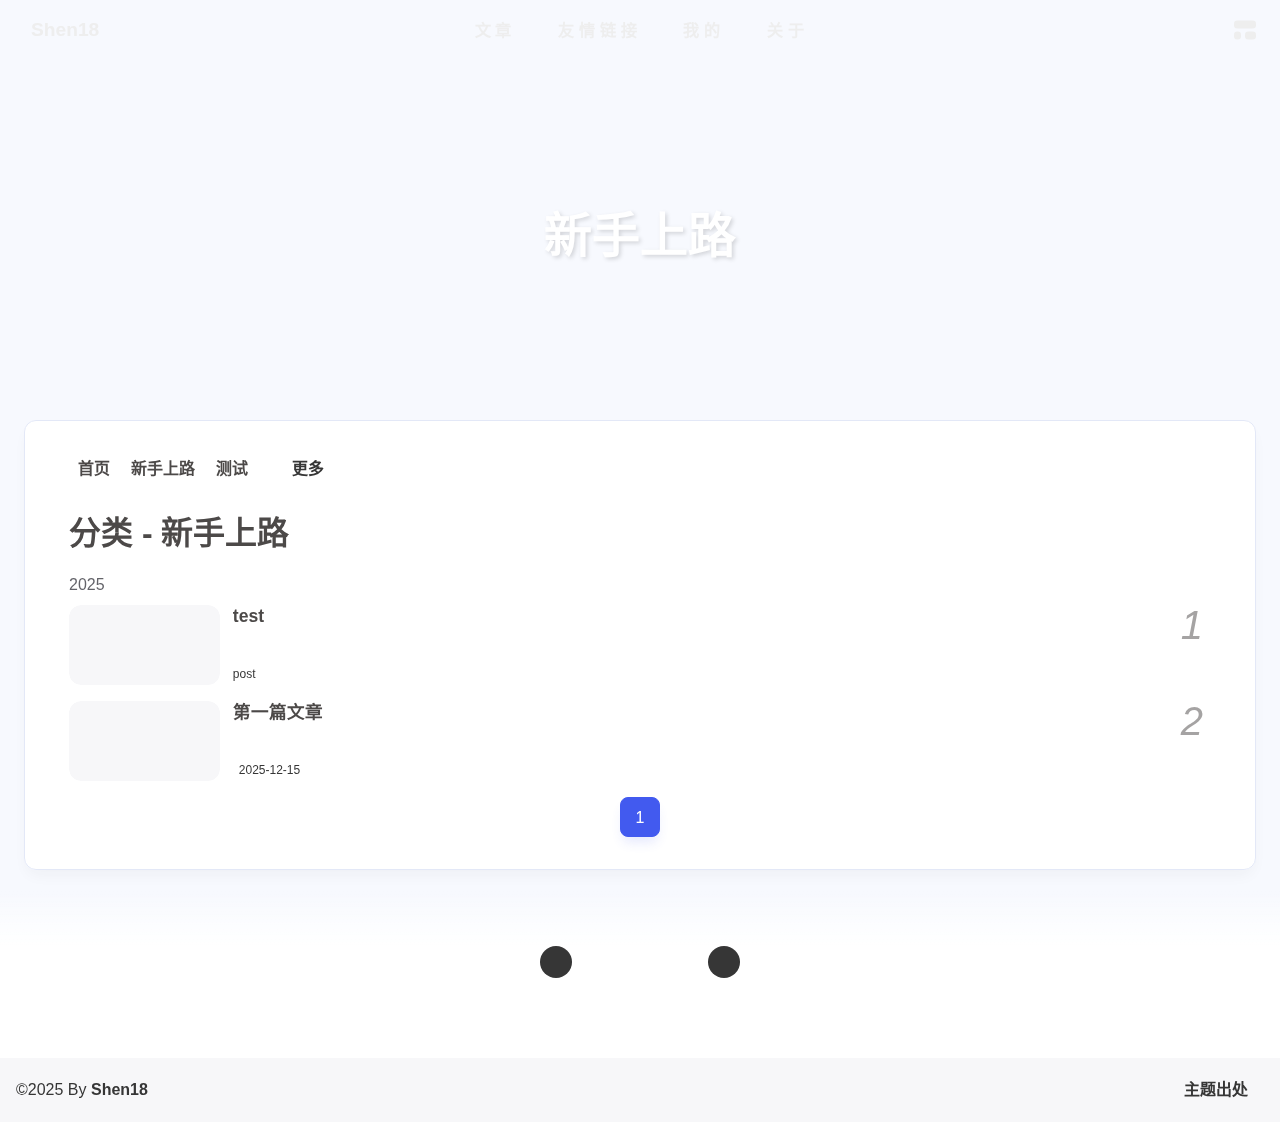
<file: categories/新手上路/index.html>
<!DOCTYPE html><html lang="zh-CN" data-theme="dark"><head><meta charset="UTF-8"><meta http-equiv="X-UA-Compatible" content="IE=edge"><meta name="viewport" content="width=device-width, initial-scale=1.0, user-scalable=no"><title>分类: 新手上路 | Shen18</title><meta name="keywords" content="life, blog"><meta name="author" content="Shen18"><meta name="copyright" content="Shen18"><meta name="format-detection" content="telephone=no"><meta name="theme-color" content="#18171d"><meta name="mobile-web-app-capable" content="yes"><meta name="apple-touch-fullscreen" content="yes"><meta name="apple-mobile-web-app-title" content="分类: 新手上路"><meta name="application-name" content="分类: 新手上路"><meta name="apple-mobile-web-app-capable" content="yes"><meta name="apple-mobile-web-app-status-bar-style" content="#18171d"><meta property="og:type" content="website"><meta property="og:title" content="分类: 新手上路"><meta property="og:url" content="https://shen-18.github.io/categories/%E6%96%B0%E6%89%8B%E4%B8%8A%E8%B7%AF/index.html"><meta property="og:site_name" content="Shen18"><meta property="og:description" content="自己的小树洞"><meta property="og:locale" content="zh-CN"><meta property="og:image" content="https://shen-18.github.io/img/Valkyrie.jpg"><meta property="article:author" content="Shen18"><meta property="article:tag" content="life, blog"><meta name="twitter:card" content="summary"><meta name="twitter:image" content="https://shen-18.github.io/img/Valkyrie.jpg"><meta name="description" content="自己的小树洞"><link rel="shortcut icon" href="/img/Valkyrie.ico"><link rel="canonical" href="https://shen-18.github.io/categories/%E6%96%B0%E6%89%8B%E4%B8%8A%E8%B7%AF/"><link rel="preconnect" href="//cdn.cbd.int"/><link rel="preconnect" href="//static.cloudflareinsights.com"/><link rel="preconnect" href="//busuanzi.ibruce.info"/><meta name="google-site-verification" content="xxx"/><meta name="baidu-site-verification" content="code-xxx"/><meta name="msvalidate.01" content="xxx"/><link rel="stylesheet" href="/css/index.css"><link rel="stylesheet" href="https://cdn.cbd.int/node-snackbar@0.1.16/dist/snackbar.min.css" media="print" onload="this.media='all'"><link rel="stylesheet" href="https://cdn.cbd.int/@fancyapps/ui@6.1.6/dist/fancybox/fancybox.css" media="print" onload="this.media='all'"><script defer="defer" data-pjax="data-pjax" src="https://static.cloudflareinsights.com/beacon.min.js" data-cf-beacon="{&quot;token&quot;: &quot;52495c33b7494bd7b77349128e5e2a3d&quot;}"></script><script>const GLOBAL_CONFIG = {
  linkPageTop: undefined,
  peoplecanvas: undefined,
  postHeadAiDescription: {"enable":true,"gptName":"AnZhiYu","mode":"local","switchBtn":false,"btnLink":"https://afdian.net/item/886a79d4db6711eda42a52540025c377","randomNum":3,"basicWordCount":1000,"key":"xxxx","Referer":"https://xx.xx/"},
  diytitle: undefined,
  LA51: undefined,
  greetingBox: {"enable":true,"default":"晚上好👋","list":[{"greeting":"晚安😴","startTime":0,"endTime":5},{"greeting":"早上好鸭👋, 祝你一天好心情！","startTime":6,"endTime":9},{"greeting":"上午好👋, 状态很好，鼓励一下～","startTime":10,"endTime":10},{"greeting":"11点多啦, 在坚持一下就吃饭啦～","startTime":11,"endTime":11},{"greeting":"午安👋, 宝贝","startTime":12,"endTime":14},{"greeting":"🌈充实的一天辛苦啦！","startTime":14,"endTime":18},{"greeting":"19点喽, 奖励一顿丰盛的大餐吧🍔。","startTime":19,"endTime":19},{"greeting":"晚上好👋, 在属于自己的时间好好放松😌~","startTime":20,"endTime":24}]},
  twikooEnvId: '',
  commentBarrageConfig:undefined,
  music_page_default: "nav_music",
  root: '/',
  preloader: {"source":3},
  friends_vue_info: undefined,
  navMusic: true,
  mainTone: undefined,
  authorStatus: undefined,
  algolia: undefined,
  localSearch: {"path":"/search.xml","preload":true,"languages":{"hits_empty":"找不到您查询的内容：${query}"}},
  translate: {"defaultEncoding":2,"translateDelay":0,"msgToTraditionalChinese":"繁","msgToSimplifiedChinese":"简","rightMenuMsgToTraditionalChinese":"转为繁体","rightMenuMsgToSimplifiedChinese":"转为简体"},
  noticeOutdate: undefined,
  highlight: {"plugin":"highlight.js","highlightCopy":true,"highlightLang":true,"highlightHeightLimit":330},
  copy: {
    success: '复制成功',
    error: '复制错误',
    noSupport: '浏览器不支持'
  },
  relativeDate: {
    homepage: false,
    simplehomepage: true,
    post: false
  },
  runtime: '天',
  date_suffix: {
    just: '刚刚',
    min: '分钟前',
    hour: '小时前',
    day: '天前',
    month: '个月前'
  },
  copyright: {"copy":true,"copyrightEbable":false,"limitCount":50,"languages":{"author":"作者: Shen18","link":"链接: ","source":"来源: Shen18","info":"著作权归作者所有。商业转载请联系作者获得授权，非商业转载请注明出处。","copySuccess":"复制成功，复制和转载请标注本文地址"}},
  lightbox: 'fancybox',
  Snackbar: {"chs_to_cht":"你已切换为繁体","cht_to_chs":"你已切换为简体","day_to_night":"你已切换为深色模式","night_to_day":"你已切换为浅色模式","bgLight":"#425AEF","bgDark":"#1f1f1f","position":"top-center"},
  source: {
    justifiedGallery: {
      js: 'https://cdn.cbd.int/flickr-justified-gallery@2.2.0/dist/fjGallery.min.js',
      css: 'https://cdn.cbd.int/flickr-justified-gallery@2.2.0/dist/fjGallery.css'
    }
  },
  isPhotoFigcaption: false,
  islazyload: true,
  isAnchor: false,
  shortcutKey: undefined,
  autoDarkmode: true
}</script><script id="config-diff">var GLOBAL_CONFIG_SITE = {
  configTitle: 'Shen18',
  title: '分类: 新手上路',
  postAI: '',
  pageFillDescription: '自己的小树洞',
  isPost: false,
  isHome: false,
  isHighlightShrink: false,
  isToc: false,
  postUpdate: '2025-12-15 17:10:44',
  postMainColor: '',
}</script><noscript><style type="text/css">
  #nav {
    opacity: 1
  }
  .justified-gallery img {
    opacity: 1
  }

  #recent-posts time,
  #post-meta time {
    display: inline !important
  }
</style></noscript><script>(win=>{
      win.saveToLocal = {
        set: (key, value, ttl) => {
          if (ttl === 0) return
          const now = Date.now()
          const expiry = now + ttl * 86400000
          const item = {
            value,
            expiry
          }
          localStorage.setItem(key, JSON.stringify(item))
        },
      
        get: key => {
          const itemStr = localStorage.getItem(key)
      
          if (!itemStr) {
            return undefined
          }
          const item = JSON.parse(itemStr)
          const now = Date.now()
      
          if (now > item.expiry) {
            localStorage.removeItem(key)
            return undefined
          }
          return item.value
        }
      }
    
      win.getScript = (url, attr = {}) => new Promise((resolve, reject) => {
        const script = document.createElement('script')
        script.src = url
        script.async = true
        script.onerror = reject
        script.onload = script.onreadystatechange = function() {
          const loadState = this.readyState
          if (loadState && loadState !== 'loaded' && loadState !== 'complete') return
          script.onload = script.onreadystatechange = null
          resolve()
        }

        Object.keys(attr).forEach(key => {
          script.setAttribute(key, attr[key])
        })

        document.head.appendChild(script)
      })
    
      win.getCSS = (url, id = false) => new Promise((resolve, reject) => {
        const link = document.createElement('link')
        link.rel = 'stylesheet'
        link.href = url
        if (id) link.id = id
        link.onerror = reject
        link.onload = link.onreadystatechange = function() {
          const loadState = this.readyState
          if (loadState && loadState !== 'loaded' && loadState !== 'complete') return
          link.onload = link.onreadystatechange = null
          resolve()
        }
        document.head.appendChild(link)
      })
    
      win.activateDarkMode = () => {
        document.documentElement.setAttribute('data-theme', 'dark')
        if (document.querySelector('meta[name="theme-color"]') !== null) {
          document.querySelector('meta[name="theme-color"]').setAttribute('content', '#18171d')
        }
      }
      win.activateLightMode = () => {
        document.documentElement.setAttribute('data-theme', 'light')
        if (document.querySelector('meta[name="theme-color"]') !== null) {
          document.querySelector('meta[name="theme-color"]').setAttribute('content', '#f7f9fe')
        }
      }
      const t = saveToLocal.get('theme')
    
          const isDarkMode = window.matchMedia('(prefers-color-scheme: dark)').matches
          const isLightMode = window.matchMedia('(prefers-color-scheme: light)').matches
          const isNotSpecified = window.matchMedia('(prefers-color-scheme: no-preference)').matches
          const hasNoSupport = !isDarkMode && !isLightMode && !isNotSpecified

          if (t === undefined) {
            if (isLightMode) activateLightMode()
            else if (isDarkMode) activateDarkMode()
            else if (isNotSpecified || hasNoSupport) {
              const now = new Date()
              const hour = now.getHours()
              const isNight = hour <= 6 || hour >= 18
              isNight ? activateDarkMode() : activateLightMode()
            }
            window.matchMedia('(prefers-color-scheme: dark)').addListener(e => {
              if (saveToLocal.get('theme') === undefined) {
                e.matches ? activateDarkMode() : activateLightMode()
              }
            })
          } else if (t === 'light') activateLightMode()
          else activateDarkMode()
        
      const asideStatus = saveToLocal.get('aside-status')
      if (asideStatus !== undefined) {
        if (asideStatus === 'hide') {
          document.documentElement.classList.add('hide-aside')
        } else {
          document.documentElement.classList.remove('hide-aside')
        }
      }
    
      const detectApple = () => {
        if(/iPad|iPhone|iPod|Macintosh/.test(navigator.userAgent)){
          document.documentElement.classList.add('apple')
        }
      }
      detectApple()
    })(window)</script><meta name="generator" content="Hexo 8.1.1"></head><body data-type="anzhiyu"><div id="web_bg"></div><div id="an_music_bg"></div><div id="loading-box" onclick="document.getElementById(&quot;loading-box&quot;).classList.add(&quot;loaded&quot;)"><div class="loading-bg"><img class="loading-img nolazyload" alt="加载头像" src="/img/Valkyrie.jpg"/><div class="loading-image-dot"></div></div></div><script>const preloader = {
  endLoading: () => {
    document.getElementById('loading-box').classList.add("loaded");
  },
  initLoading: () => {
    document.getElementById('loading-box').classList.remove("loaded")
  }
}
window.addEventListener('load',()=> { preloader.endLoading() })
setTimeout(function(){preloader.endLoading();},10000)

if (true) {
  document.addEventListener('pjax:send', () => { preloader.initLoading() })
  document.addEventListener('pjax:complete', () => { preloader.endLoading() })
}</script><link rel="stylesheet" href="https://cdn.cbd.int/anzhiyu-theme-static@1.1.10/progress_bar/progress_bar.css"/><script async="async" src="https://cdn.cbd.int/pace-js@1.2.4/pace.min.js" data-pace-options="{ &quot;restartOnRequestAfter&quot;:false,&quot;eventLag&quot;:false}"></script><div class="page" id="body-wrap"><header class="not-home-page" id="page-header"><nav id="nav"><div id="nav-group"><span id="blog_name"><a id="site-name" href="/" accesskey="h"><div class="title">Shen18</div><i class="anzhiyufont anzhiyu-icon-house-chimney"></i></a></span><div class="mask-name-container"><div id="name-container"><a id="page-name" href="javascript:anzhiyu.scrollToDest(0, 500)">PAGE_NAME</a></div></div><div id="menus"><div class="menus_items"><div class="menus_item"><a class="site-page" href="javascript:void(0);"><span> 文章</span></a><ul class="menus_item_child"><li><a class="site-page child faa-parent animated-hover" href="/archives/"><i class="anzhiyufont anzhiyu-icon-box-archive faa-tada" style="font-size: 0.9em;"></i><span> 时间线</span></a></li><li><a class="site-page child faa-parent animated-hover" href="/categories/"><i class="anzhiyufont anzhiyu-icon-shapes faa-tada" style="font-size: 0.9em;"></i><span> 分类</span></a></li><li><a class="site-page child faa-parent animated-hover" href="/tags/"><i class="anzhiyufont anzhiyu-icon-tags faa-tada" style="font-size: 0.9em;"></i><span> 标签</span></a></li></ul></div><div class="menus_item"><a class="site-page" href="javascript:void(0);"><span> 友情链接</span></a><ul class="menus_item_child"><li><a class="site-page child faa-parent animated-hover" href="/link/"><i class="anzhiyufont anzhiyu-icon-link faa-tada" style="font-size: 0.9em;"></i><span> 友链</span></a></li></ul></div><div class="menus_item"><a class="site-page" href="javascript:void(0);"><span> 我的</span></a><ul class="menus_item_child"><li><a class="site-page child faa-parent animated-hover" href="/album/"><i class="anzhiyufont anzhiyu-icon-images faa-tada" style="font-size: 0.9em;"></i><span> 相册集</span></a></li></ul></div><div class="menus_item"><a class="site-page" href="javascript:void(0);"><span> 关于</span></a><ul class="menus_item_child"><li><a class="site-page child faa-parent animated-hover" href="/about/"><i class="anzhiyufont anzhiyu-icon-paper-plane faa-tada" style="font-size: 0.9em;"></i><span> 关于本人</span></a></li><li><a class="site-page child faa-parent animated-hover" href="/essay/"><i class="anzhiyufont anzhiyu-icon-lightbulb faa-tada" style="font-size: 0.9em;"></i><span> 闲言碎语</span></a></li></ul></div></div></div><div id="nav-right"><div class="nav-button" id="randomPost_button"><a class="site-page" onclick="toRandomPost()" title="随机前往一个文章" href="javascript:void(0);"><i class="anzhiyufont anzhiyu-icon-dice"></i></a></div><div class="nav-button" id="search-button"><a class="site-page social-icon search" href="javascript:void(0);" title="搜索🔍" accesskey="s"><i class="anzhiyufont anzhiyu-icon-magnifying-glass"></i><span> 搜索</span></a></div><input id="center-console" type="checkbox"/><label class="widget" for="center-console" title="中控台" onclick="anzhiyu.switchConsole();"><i class="left"></i><i class="widget center"></i><i class="widget right"></i></label><div id="console"><div class="console-card-group-reward"><ul class="reward-all console-card"><li class="reward-item"><a href="https://npm.elemecdn.com/anzhiyu-blog@1.1.6/img/post/common/qrcode-weichat.png" target="_blank"><img class="post-qr-code-img" alt="微信" src= "[data-uri]" onerror="this.onerror=null,this.src=&quot;/img/404.jpg&quot;" data-lazy-src="https://npm.elemecdn.com/anzhiyu-blog@1.1.6/img/post/common/qrcode-weichat.png"/></a><div class="post-qr-code-desc">微信</div></li><li class="reward-item"><a href="https://npm.elemecdn.com/anzhiyu-blog@1.1.6/img/post/common/qrcode-alipay.png" target="_blank"><img class="post-qr-code-img" alt="支付宝" src= "[data-uri]" onerror="this.onerror=null,this.src=&quot;/img/404.jpg&quot;" data-lazy-src="https://npm.elemecdn.com/anzhiyu-blog@1.1.6/img/post/common/qrcode-alipay.png"/></a><div class="post-qr-code-desc">支付宝</div></li></ul></div><div class="console-card-group"><div class="console-card-group-left"><div class="console-card" id="card-newest-comments"><div class="card-content"><div class="author-content-item-tips">互动</div><span class="author-content-item-title"> 最新评论</span></div><div class="aside-list"><span>正在加载中...</span></div></div></div><div class="console-card-group-right"><div class="console-card tags"><div class="card-content"><div class="author-content-item-tips">兴趣点</div><span class="author-content-item-title">寻找你感兴趣的领域</span><div class="card-tags"><div class="item-headline"></div><div class="card-tag-cloud"><a href="/tags/post/" style="font-size: 1.05rem;">post<sup>1</sup></a></div></div><hr/></div></div><div class="console-card history"><div class="item-headline"><i class="anzhiyufont anzhiyu-icon-box-archiv"></i><span>文章</span></div><div class="card-archives"><div class="item-headline"><i class="anzhiyufont anzhiyu-icon-archive"></i><span>归档</span></div><ul class="card-archive-list"><li class="card-archive-list-item"><a class="card-archive-list-link" href="/archives/2025/12/"><span class="card-archive-list-date">十二月 2025</span><div class="card-archive-list-count-group"><span class="card-archive-list-count">2</span><span>篇</span></div></a></li></ul></div><hr/></div></div></div><div class="button-group"><div class="console-btn-item"><a class="darkmode_switchbutton" title="显示模式切换" href="javascript:void(0);"><i class="anzhiyufont anzhiyu-icon-moon"></i></a></div><div class="console-btn-item" id="consoleHideAside" onclick="anzhiyu.hideAsideBtn()" title="边栏显示控制"><a class="asideSwitch"><i class="anzhiyufont anzhiyu-icon-arrows-left-right"></i></a></div><div class="console-btn-item" id="consoleMusic" onclick="anzhiyu.musicToggle()" title="音乐开关"><a class="music-switch"><i class="anzhiyufont anzhiyu-icon-music"></i></a></div></div><div class="console-mask" onclick="anzhiyu.hideConsole()" href="javascript:void(0);"></div></div><div class="nav-button" id="nav-totop"><a class="totopbtn" href="javascript:void(0);"><i class="anzhiyufont anzhiyu-icon-arrow-up"></i><span id="percent" onclick="anzhiyu.scrollToDest(0,500)">0</span></a></div><div id="toggle-menu"><a class="site-page" href="javascript:void(0);" title="切换"><i class="anzhiyufont anzhiyu-icon-bars"></i></a></div></div></div></nav><div id="page-site-info"><h1 id="site-title">新手上路</h1></div></header><main id="blog-container"><div class="layout hide-aside" id="content-inner"><div id="category"><div id="catalog-bar"><i class="anzhiyufont anzhiyu-icon-shapes"></i><div id="catalog-list"><div class="catalog-list-item"><a href="/">首页</a></div>
    <div class="catalog-list-item" id="/categories/新手上路/">
      <a href="/categories/新手上路/">
        新手上路
      </a>
    </div>
    
    <div class="catalog-list-item" id="/categories/新手上路/测试/">
      <a href="/categories/新手上路/测试/">
        测试
      </a>
    </div>
    </div><div class="category-bar-next" id="category-bar-next" onclick="anzhiyu.scrollCategoryBarToRight()"><i class="anzhiyufont anzhiyu-icon-angle-double-right"></i></div><a class="catalog-more" href="/categories/">更多</a></div><div class="article-sort-title">分类 - 新手上路</div><div class="article-sort"><div class="article-sort-item year"><span>2025</span></div><div class="article-sort-item"><a class="article-sort-item-img" href="/2025/12/15/test/" title="test"><img src= "[data-uri]" onerror="this.onerror=null,this.src=&quot;/img/404.jpg&quot;" data-lazy-src="/img/background_lucy.jpg" alt="test" onerror="this.onerror=null;this.src='/img/404.jpg'"></a><div class="article-sort-item-info"><a class="article-sort-item-title" href="/2025/12/15/test/" title="test">test</a><span class="article-sort-item-index">1</span><div class="article-meta-wrap"><span class="article-sort-item-tags"><a class="article-meta__tags" href="/tags/post/" tabindex="-1"> <span> <i class="anzhiyufont anzhiyu-icon-hashtag"></i>post</span></a></span><div class="article-sort-item-time"><i class="anzhiyufont anzhiyu-icon-calendar-alt"></i><time class="post-meta-date-created" datetime="2025-12-15T08:56:03.000Z" title="发表于 2025-12-15 16:56:03">2025-12-15</time></div></div></div></div><div class="article-sort-item"><a class="article-sort-item-img" href="/2025/12/15/%E7%AC%AC%E4%B8%80%E7%AF%87%E6%96%87%E7%AB%A0/" title="第一篇文章"><img src= "[data-uri]" onerror="this.onerror=null,this.src=&quot;/img/404.jpg&quot;" data-lazy-src="/img/background_lucy.jpg" alt="第一篇文章" onerror="this.onerror=null;this.src='/img/404.jpg'"></a><div class="article-sort-item-info"><a class="article-sort-item-title" href="/2025/12/15/%E7%AC%AC%E4%B8%80%E7%AF%87%E6%96%87%E7%AB%A0/" title="第一篇文章">第一篇文章</a><span class="article-sort-item-index">2</span><div class="article-meta-wrap"><div class="article-sort-item-time"><i class="anzhiyufont anzhiyu-icon-calendar-alt"></i><time class="post-meta-date-created" datetime="2025-12-15T04:23:24.000Z" title="发表于 2025-12-15 12:23:24">2025-12-15</time></div></div></div></div></div><nav id="pagination"><div class="pagination"><span class="page-number current">1</span></div></nav></div></div></main><footer id="footer"><div id="footer-wrap"><div id="footer_deal"><a class="deal_link" href="mailto:Shen18&lt;Yushen0718@outlook.com&gt;" title="email"><i class="anzhiyufont anzhiyu-icon-envelope"></i></a><img class="footer_mini_logo" title="返回顶部" alt="返回顶部" onclick="anzhiyu.scrollToDest(0, 500)" src= "[data-uri]" onerror="this.onerror=null,this.src=&quot;/img/404.jpg&quot;" data-lazy-src="img/Valkyrie.jpg" size="50px"/><a class="deal_link" target="_blank" rel="noopener" href="https://github.com/Shen-18" title="Github"><i class="anzhiyufont anzhiyu-icon-github"></i></a></div><div id="workboard"><div id="runtimeTextTip"></div></div><p id="ghbdages"><a class="github-badge" target="_blank" href="https://hexo.io/" style="margin-inline:5px" data-title="博客框架为Hexo_v8.1.0" title="博客框架为Hexo_v8.1.0"><img src= "[data-uri]" onerror="this.onerror=null,this.src=&quot;/img/404.jpg&quot;" data-lazy-src="https://npm.elemecdn.com/anzhiyu-blog@2.1.5/img/badge/Frame-Hexo.svg" alt="博客框架为Hexo_v8.1.0"/></a><a class="github-badge" target="_blank" href="https://hexo.anheyu.com/" style="margin-inline:5px" data-title="本站使用AnZhiYu主题" title="本站使用AnZhiYu主题"><img src= "[data-uri]" onerror="this.onerror=null,this.src=&quot;/img/404.jpg&quot;" data-lazy-src="https://npm.elemecdn.com/anzhiyu-theme-static@1.0.9/img/Theme-AnZhiYu-2E67D3.svg" alt="本站使用AnZhiYu主题"/></a><a class="github-badge" target="_blank" href="https://www.Cloudflare.com/" style="margin-inline:5px" data-title="本站使用Cloudflare为静态资源提供CDN加速" title="本站使用Cloudflare为静态资源提供CDN加速"><img src= "[data-uri]" onerror="this.onerror=null,this.src=&quot;/img/404.jpg&quot;" data-lazy-src="https://img.shields.io/badge/CDN-Cloudflare-blue" alt="本站使用Cloudflare为静态资源提供CDN加速"/></a><a class="github-badge" target="_blank" href="https://github.com/" style="margin-inline:5px" data-title="本站项目由Github托管" title="本站项目由Github托管"><img src= "[data-uri]" onerror="this.onerror=null,this.src=&quot;/img/404.jpg&quot;" data-lazy-src="https://npm.elemecdn.com/anzhiyu-blog@2.1.5/img/badge/Source-Github.svg" alt="本站项目由Github托管"/></a></p></div><div id="footer-bar"><div class="footer-bar-links"><div class="footer-bar-left"><div id="footer-bar-tips"><div class="copyright">&copy;2025 By <a class="footer-bar-link" href="/" title="Shen18" target="_blank">Shen18</a></div></div><div id="footer-type-tips"></div><div class="js-pjax"><script>function subtitleType () {
  fetch('https://v1.hitokoto.cn')
    .then(response => response.json())
    .then(data => {
      if (true) {
        const from = '出自 ' + data.from
        const sub = "往者不可谏&#44;来者犹可追"
        sub.unshift(data.hitokoto, from)
        window.typed = new Typed('#footer-type-tips', {
          strings: sub,
          startDelay: 300,
          typeSpeed: 50,
          loop: true,
          backSpeed: 50,
        })
      } else {
        document.getElementById('footer-type-tips').innerHTML = data.hitokoto
      }
    })
}

if (true) {
  if (typeof Typed === 'function') {
    subtitleType()
  } else {
    getScript('https://cdn.cbd.int/typed.js@2.1.0/dist/typed.umd.js').then(subtitleType)
  }
} else {
  subtitleType()
}
</script></div></div><div class="footer-bar-right"><a class="footer-bar-link" target="_blank" rel="noopener" href="https://github.com/anzhiyu-c/hexo-theme-anzhiyu" title="主题出处">主题出处</a></div></div></div></footer></div><div id="sidebar"><div id="menu-mask"></div><div id="sidebar-menus"><div class="sidebar-site-data site-data is-center"><a href="/archives/" title="archive"><div class="headline">文章</div><div class="length-num">2</div></a><a href="/tags/" title="tag"><div class="headline">标签</div><div class="length-num">1</div></a><a href="/categories/" title="category"><div class="headline">分类</div><div class="length-num">2</div></a></div><span class="sidebar-menu-item-title">功能</span><div class="sidebar-menu-item"><a class="darkmode_switchbutton menu-child" href="javascript:void(0);" title="显示模式"><i class="anzhiyufont anzhiyu-icon-circle-half-stroke"></i><span>显示模式</span></a></div><div class="back-menu-list-groups"><div class="back-menu-list-group"><div class="back-menu-list-title">网页</div><div class="back-menu-list"><a class="back-menu-item" target="_blank" rel="noopener" href="https://hexo.anheyu.com/" title="博客"><img class="back-menu-item-icon" src= "[data-uri]" onerror="this.onerror=null,this.src=&quot;/img/404.jpg&quot;" data-lazy-src="/img/favicon.ico" alt="博客"/><span class="back-menu-item-text">博客</span></a></div></div><div class="back-menu-list-group"><div class="back-menu-list-title">项目</div><div class="back-menu-list"><a class="back-menu-item" target="_blank" rel="noopener" href="https://image.anheyu.com/" title="安知鱼图床"><img class="back-menu-item-icon" src= "[data-uri]" onerror="this.onerror=null,this.src=&quot;/img/404.jpg&quot;" data-lazy-src="https://image.anheyu.com/favicon.ico" alt="安知鱼图床"/><span class="back-menu-item-text">安知鱼图床</span></a></div></div></div><div class="menus_items"><div class="menus_item"><a class="site-page" href="javascript:void(0);"><span> 文章</span></a><ul class="menus_item_child"><li><a class="site-page child faa-parent animated-hover" href="/archives/"><i class="anzhiyufont anzhiyu-icon-box-archive faa-tada" style="font-size: 0.9em;"></i><span> 时间线</span></a></li><li><a class="site-page child faa-parent animated-hover" href="/categories/"><i class="anzhiyufont anzhiyu-icon-shapes faa-tada" style="font-size: 0.9em;"></i><span> 分类</span></a></li><li><a class="site-page child faa-parent animated-hover" href="/tags/"><i class="anzhiyufont anzhiyu-icon-tags faa-tada" style="font-size: 0.9em;"></i><span> 标签</span></a></li></ul></div><div class="menus_item"><a class="site-page" href="javascript:void(0);"><span> 友情链接</span></a><ul class="menus_item_child"><li><a class="site-page child faa-parent animated-hover" href="/link/"><i class="anzhiyufont anzhiyu-icon-link faa-tada" style="font-size: 0.9em;"></i><span> 友链</span></a></li></ul></div><div class="menus_item"><a class="site-page" href="javascript:void(0);"><span> 我的</span></a><ul class="menus_item_child"><li><a class="site-page child faa-parent animated-hover" href="/album/"><i class="anzhiyufont anzhiyu-icon-images faa-tada" style="font-size: 0.9em;"></i><span> 相册集</span></a></li></ul></div><div class="menus_item"><a class="site-page" href="javascript:void(0);"><span> 关于</span></a><ul class="menus_item_child"><li><a class="site-page child faa-parent animated-hover" href="/about/"><i class="anzhiyufont anzhiyu-icon-paper-plane faa-tada" style="font-size: 0.9em;"></i><span> 关于本人</span></a></li><li><a class="site-page child faa-parent animated-hover" href="/essay/"><i class="anzhiyufont anzhiyu-icon-lightbulb faa-tada" style="font-size: 0.9em;"></i><span> 闲言碎语</span></a></li></ul></div></div><span class="sidebar-menu-item-title">标签</span></div></div><div id="rightside"><div id="rightside-config-hide"><button id="translateLink" type="button" title="简繁转换">繁</button><button id="darkmode" type="button" title="浅色和深色模式转换"><i class="anzhiyufont anzhiyu-icon-circle-half-stroke"></i></button></div><div id="rightside-config-show"><button id="rightside-config" type="button" title="设置"><i class="anzhiyufont anzhiyu-icon-gear"></i></button><button id="go-up" type="button" title="回到顶部"><i class="anzhiyufont anzhiyu-icon-arrow-up"></i></button></div></div><div id="nav-music"><a id="nav-music-hoverTips" onclick="anzhiyu.musicToggle()" accesskey="m">播放音乐</a><div id="console-music-bg"></div><meting-js id="8152976493" server="netease" type="playlist" mutex="true" preload="none" theme="var(--anzhiyu-main)" data-lrctype="0" order="random" volume="0.7"></meting-js></div><div id="local-search"><div class="search-dialog"><nav class="search-nav"><span class="search-dialog-title">搜索</span><span id="loading-status"></span><button class="search-close-button"><i class="anzhiyufont anzhiyu-icon-xmark"></i></button></nav><div class="is-center" id="loading-database"><i class="anzhiyufont anzhiyu-icon-spinner anzhiyu-pulse-icon"></i><span>  数据库加载中</span></div><div class="search-wrap"><div id="local-search-input"><div class="local-search-box"><input class="local-search-box--input" placeholder="搜索文章" type="text"/></div></div><hr/><div id="local-search-results"></div></div></div><div id="search-mask"></div></div><div id="rightMenu"><div class="rightMenu-group rightMenu-small"><div class="rightMenu-item" id="menu-backward"><i class="anzhiyufont anzhiyu-icon-arrow-left"></i></div><div class="rightMenu-item" id="menu-forward"><i class="anzhiyufont anzhiyu-icon-arrow-right"></i></div><div class="rightMenu-item" id="menu-refresh"><i class="anzhiyufont anzhiyu-icon-arrow-rotate-right" style="font-size: 1rem;"></i></div><div class="rightMenu-item" id="menu-top"><i class="anzhiyufont anzhiyu-icon-arrow-up"></i></div></div><div class="rightMenu-group rightMenu-line rightMenuPlugin"><div class="rightMenu-item" id="menu-copytext"><i class="anzhiyufont anzhiyu-icon-copy"></i><span>复制选中文本</span></div><div class="rightMenu-item" id="menu-pastetext"><i class="anzhiyufont anzhiyu-icon-paste"></i><span>粘贴文本</span></div><a class="rightMenu-item" id="menu-commenttext"><i class="anzhiyufont anzhiyu-icon-comment-medical"></i><span>引用到评论</span></a><div class="rightMenu-item" id="menu-newwindow"><i class="anzhiyufont anzhiyu-icon-window-restore"></i><span>新窗口打开</span></div><div class="rightMenu-item" id="menu-copylink"><i class="anzhiyufont anzhiyu-icon-link"></i><span>复制链接地址</span></div><div class="rightMenu-item" id="menu-copyimg"><i class="anzhiyufont anzhiyu-icon-images"></i><span>复制此图片</span></div><div class="rightMenu-item" id="menu-downloadimg"><i class="anzhiyufont anzhiyu-icon-download"></i><span>下载此图片</span></div><div class="rightMenu-item" id="menu-newwindowimg"><i class="anzhiyufont anzhiyu-icon-window-restore"></i><span>新窗口打开图片</span></div><div class="rightMenu-item" id="menu-search"><i class="anzhiyufont anzhiyu-icon-magnifying-glass"></i><span>站内搜索</span></div><div class="rightMenu-item" id="menu-searchBaidu"><i class="anzhiyufont anzhiyu-icon-magnifying-glass"></i><span>百度搜索</span></div><div class="rightMenu-item" id="menu-music-toggle"><i class="anzhiyufont anzhiyu-icon-play"></i><span>播放音乐</span></div><div class="rightMenu-item" id="menu-music-back"><i class="anzhiyufont anzhiyu-icon-backward"></i><span>切换到上一首</span></div><div class="rightMenu-item" id="menu-music-forward"><i class="anzhiyufont anzhiyu-icon-forward"></i><span>切换到下一首</span></div><div class="rightMenu-item" id="menu-music-playlist" onclick="window.open(&quot;https://y.qq.com/n/ryqq/playlist/8802438608&quot;, &quot;_blank&quot;);" style="display: none;"><i class="anzhiyufont anzhiyu-icon-radio"></i><span>查看所有歌曲</span></div><div class="rightMenu-item" id="menu-music-copyMusicName"><i class="anzhiyufont anzhiyu-icon-copy"></i><span>复制歌名</span></div></div><div class="rightMenu-group rightMenu-line rightMenuOther"><a class="rightMenu-item menu-link" id="menu-randomPost"><i class="anzhiyufont anzhiyu-icon-shuffle"></i><span>随便逛逛</span></a><a class="rightMenu-item menu-link" href="/categories/"><i class="anzhiyufont anzhiyu-icon-cube"></i><span>博客分类</span></a><a class="rightMenu-item menu-link" href="/tags/"><i class="anzhiyufont anzhiyu-icon-tags"></i><span>文章标签</span></a></div><div class="rightMenu-group rightMenu-line rightMenuOther"><a class="rightMenu-item" id="menu-copy" href="javascript:void(0);"><i class="anzhiyufont anzhiyu-icon-copy"></i><span>复制地址</span></a><a class="rightMenu-item" id="menu-commentBarrage" href="javascript:void(0);"><i class="anzhiyufont anzhiyu-icon-message"></i><span class="menu-commentBarrage-text">关闭热评</span></a><a class="rightMenu-item" id="menu-darkmode" href="javascript:void(0);"><i class="anzhiyufont anzhiyu-icon-circle-half-stroke"></i><span class="menu-darkmode-text">深色模式</span></a><a class="rightMenu-item" id="menu-translate" href="javascript:void(0);"><i class="anzhiyufont anzhiyu-icon-language"></i><span>轉為繁體</span></a></div></div><div id="rightmenu-mask"></div><div><script src="/js/utils.js"></script><script src="/js/main.js"></script><script src="/js/tw_cn.js"></script><script src="https://cdn.cbd.int/@fancyapps/ui@6.1.6/dist/fancybox/fancybox.umd.js"></script><script src="https://cdn.cbd.int/instant.page@5.2.0/instantpage.js" type="module"></script><script src="https://cdn.cbd.int/vanilla-lazyload@19.1.3/dist/lazyload.iife.min.js"></script><script src="https://cdn.cbd.int/node-snackbar@0.1.16/dist/snackbar.min.js"></script><canvas id="universe"></canvas><script async src="https://npm.elemecdn.com/anzhiyu-theme-static@1.0.0/dark/dark.js"></script><script>// 消除控制台打印
var HoldLog = console.log;
console.log = function () {};
let now1 = new Date();
queueMicrotask(() => {
  const Log = function () {
    HoldLog.apply(console, arguments);
  }; //在恢复前输出日志
  const grt = new Date("12/13/2025 18:00:00"); //此处修改你的建站时间或者网站上线时间
  now1.setTime(now1.getTime() + 250);
  const days = (now1 - grt) / 1000 / 60 / 60 / 24;
  const dnum = Math.floor(days);
  const ascll = [
    `欢迎使用安知鱼!`,
    `生活明朗, 万物可爱`,
    `
        
       █████╗ ███╗   ██╗███████╗██╗  ██╗██╗██╗   ██╗██╗   ██╗
      ██╔══██╗████╗  ██║╚══███╔╝██║  ██║██║╚██╗ ██╔╝██║   ██║
      ███████║██╔██╗ ██║  ███╔╝ ███████║██║ ╚████╔╝ ██║   ██║
      ██╔══██║██║╚██╗██║ ███╔╝  ██╔══██║██║  ╚██╔╝  ██║   ██║
      ██║  ██║██║ ╚████║███████╗██║  ██║██║   ██║   ╚██████╔╝
      ╚═╝  ╚═╝╚═╝  ╚═══╝╚══════╝╚═╝  ╚═╝╚═╝   ╚═╝    ╚═════╝
        
        `,
    "已上线",
    dnum,
    "天",
    "©2025 By 安知鱼 V1.7.0",
  ];
  const ascll2 = [`NCC2-036`, `调用前置摄像头拍照成功，识别为【小笨蛋】.`, `Photo captured: `, `🤪`];

  setTimeout(
    Log.bind(
      console,
      `\n%c${ascll[0]} %c ${ascll[1]} %c ${ascll[2]} %c${ascll[3]}%c ${ascll[4]}%c ${ascll[5]}\n\n%c ${ascll[6]}\n`,
      "color:#425AEF",
      "",
      "color:#425AEF",
      "color:#425AEF",
      "",
      "color:#425AEF",
      ""
    )
  );
  setTimeout(
    Log.bind(
      console,
      `%c ${ascll2[0]} %c ${ascll2[1]} %c \n${ascll2[2]} %c\n${ascll2[3]}\n`,
      "color:white; background-color:#4fd953",
      "",
      "",
      'background:url("https://npm.elemecdn.com/anzhiyu-blog@1.1.6/img/post/common/tinggge.gif") no-repeat;font-size:450%'
    )
  );

  setTimeout(Log.bind(console, "%c WELCOME %c 你好，小笨蛋.", "color:white; background-color:#4f90d9", ""));

  setTimeout(
    console.warn.bind(
      console,
      "%c ⚡ Powered by 安知鱼 %c 你正在访问 Shen18 的博客.",
      "color:white; background-color:#f0ad4e",
      ""
    )
  );

  setTimeout(Log.bind(console, "%c W23-12 %c 你已打开控制台.", "color:white; background-color:#4f90d9", ""));

  setTimeout(
    console.warn.bind(console, "%c S013-782 %c 你现在正处于监控中.", "color:white; background-color:#d9534f", "")
  );
});</script><script async src="/anzhiyu/random.js"></script><script async="async">(function () {
  var grt = new Date("12/13/2025 18:00:00"); //设置网站上线时间
  var now = new Date();
  var dnum;
  var hnum;
  var mnum;
  var snum;
  var nowHour;

  // 计算并更新天数、小时数、分钟数和秒数
  function updateTime() {
    now = new Date(); // 更新 now 的值
    nowHour = now.getHours(); // 更新 nowHour 的值
    var days = (now - grt) / 1000 / 60 / 60 / 24;
    dnum = Math.floor(days);
    var hours = (now - grt) / 1000 / 60 / 60 - 24 * dnum;
    hnum = Math.floor(hours);
    if (String(hnum).length == 1) {
      hnum = "0" + hnum;
    }
    var minutes = (now - grt) / 1000 / 60 - 24 * 60 * dnum - 60 * hnum;
    mnum = Math.floor(minutes);
    if (String(mnum).length == 1) {
      mnum = "0" + mnum;
    }
    var seconds = (now - grt) / 1000 - 24 * 60 * 60 * dnum - 60 * 60 * hnum - 60 * mnum;
    snum = Math.round(seconds);
    if (String(snum).length == 1) {
      snum = "0" + snum;
    }
  }

  // 更新网页中显示的网站运行时间
  function updateHtml() {
    const footer = document.getElementById("footer");
    if (!footer) return
    let currentTimeHtml = "";
    if (nowHour < 18 && nowHour >= 9) {
      // 如果是上班时间，默认就是"安知鱼-上班摸鱼中.svg"图片，不需要更改
      currentTimeHtml = `本站居然运行了 ${dnum} 天<span id='runtime'> ${hnum} 小时 ${mnum} 分 ${snum} 秒 </span><i class='anzhiyufont anzhiyu-icon-heartbeat' style='color:red'></i>`;
    } else {
      // 如果是下班时间，插入"安知鱼-下班啦.svg"图片
      let img = document.querySelector("#workboard .workSituationImg");
      if (img != null) {
        img.src = "";
        img.title = "";
        img.alt = "";
      }

      currentTimeHtml = `本站居然运行了 ${dnum} 天<span id='runtime'> ${hnum} 小时 ${mnum} 分 ${snum} 秒 </span><i class='anzhiyufont anzhiyu-icon-heartbeat' style='color:red'></i>`;
    }

    if (document.getElementById("runtimeTextTip")) {
      document.getElementById("runtimeTextTip").innerHTML = currentTimeHtml;
    }
  }

  setInterval(() => {
    updateTime();
    updateHtml();
  }, 1000);
})();</script><script src="/js/search/local-search.js"></script><div class="js-pjax"><input type="hidden" name="page-type" id="page-type" value="categories"></div><script async data-pjax src="https://npm.elemecdn.com/anzhiyu-theme-static@1.0.1/bubble/bubble.js"></script><script>var visitorMail = "";
</script><script async data-pjax src="https://cdn.cbd.int/anzhiyu-theme-static@1.0.0/waterfall/waterfall.js"></script><script src="https://cdn.cbd.int/qrcodejs@1.0.0/qrcode.min.js"></script><link rel="stylesheet" href="https://cdn.cbd.int/anzhiyu-theme-static@1.1.9/icon/ali_iconfont_css.css"><link rel="stylesheet" href="https://cdn.cbd.int/anzhiyu-theme-static@1.0.0/aplayer/APlayer.min.css" media="print" onload="this.media='all'"><script src="https://cdn.cbd.int/anzhiyu-blog-static@1.0.1/js/APlayer.min.js"></script><script src="https://cdn.cbd.int/hexo-anzhiyu-music@1.0.1/assets/js/Meting2.min.js"></script><script src="https://cdn.cbd.int/pjax@0.2.8/pjax.min.js"></script><script>let pjaxSelectors = ["head > title","#config-diff","#body-wrap","#rightside-config-hide","#rightside-config-show",".js-pjax"]
var pjax = new Pjax({
  elements: 'a:not([target="_blank"])',
  selectors: pjaxSelectors,
  cacheBust: false,
  analytics: false,
  scrollRestoration: false
})

document.addEventListener('pjax:send', function () {
  // removeEventListener scroll 
  anzhiyu.removeGlobalFnEvent('pjax')
  anzhiyu.removeGlobalFnEvent('themeChange')

  document.getElementById('rightside').classList.remove('rightside-show')
  
  if (window.aplayers) {
    for (let i = 0; i < window.aplayers.length; i++) {
      if (!window.aplayers[i].options.fixed) {
        window.aplayers[i].destroy()
      }
    }
  }

  typeof typed === 'object' && typed.destroy()

  //reset readmode
  const $bodyClassList = document.body.classList
  $bodyClassList.contains('read-mode') && $bodyClassList.remove('read-mode')
})

document.addEventListener('pjax:complete', function () {
  window.refreshFn()

  document.querySelectorAll('script[data-pjax]').forEach(item => {
    const newScript = document.createElement('script')
    const content = item.text || item.textContent || item.innerHTML || ""
    Array.from(item.attributes).forEach(attr => newScript.setAttribute(attr.name, attr.value))
    newScript.appendChild(document.createTextNode(content))
    item.parentNode.replaceChild(newScript, item)
  })

  GLOBAL_CONFIG.islazyload && window.lazyLoadInstance.update()

  typeof panguInit === 'function' && panguInit()

  // google analytics
  typeof gtag === 'function' && gtag('config', '', {'page_path': window.location.pathname});

  // baidu analytics
  typeof _hmt === 'object' && _hmt.push(['_trackPageview',window.location.pathname]);

  typeof loadMeting === 'function' && document.getElementsByClassName('aplayer').length && loadMeting()

  // prismjs
  typeof Prism === 'object' && Prism.highlightAll()
})

document.addEventListener('pjax:error', e => {
  if (e.request.status === 404) {
    pjax.loadUrl('/404.html')
  }
})</script><script async data-pjax src="//busuanzi.ibruce.info/busuanzi/2.3/busuanzi.pure.mini.js"></script><script charset="UTF-8" src="https://cdn.cbd.int/anzhiyu-theme-static@1.1.5/accesskey/accesskey.js"></script></div><div id="popup-window"><div class="popup-window-title">通知</div><div class="popup-window-divider"></div><div class="popup-window-content"><div class="popup-tip">你好呀</div><div class="popup-link"><i class="anzhiyufont anzhiyu-icon-arrow-circle-right"></i></div></div></div></body></html>
</file>
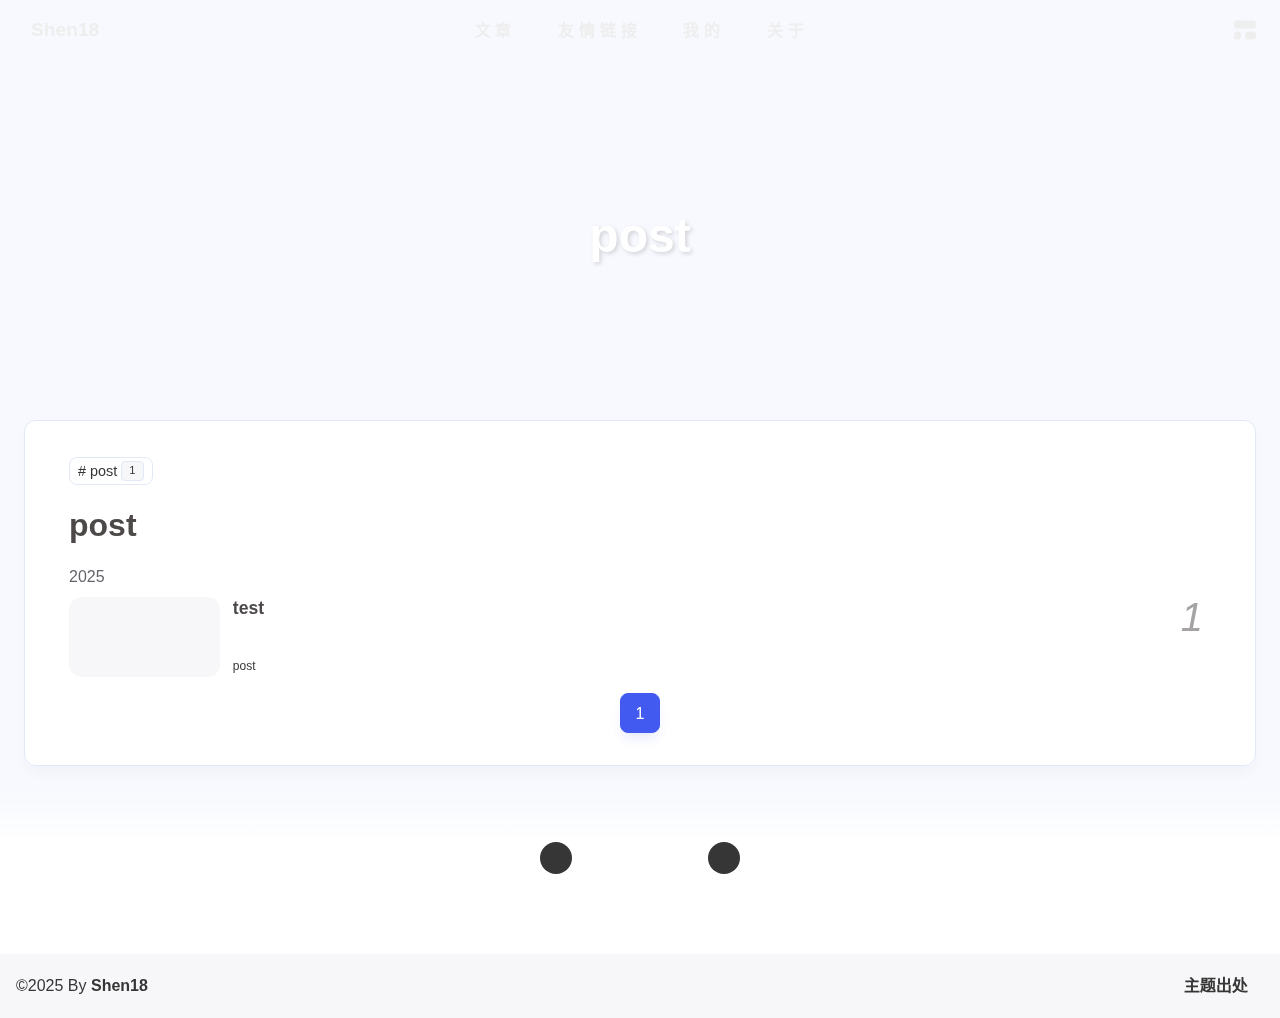
<file: tags/post/index.html>
<!DOCTYPE html><html lang="zh-CN" data-theme="dark"><head><meta charset="UTF-8"><meta http-equiv="X-UA-Compatible" content="IE=edge"><meta name="viewport" content="width=device-width, initial-scale=1.0, user-scalable=no"><title>标签: post | Shen18</title><meta name="keywords" content="life, blog"><meta name="author" content="Shen18"><meta name="copyright" content="Shen18"><meta name="format-detection" content="telephone=no"><meta name="theme-color" content="#18171d"><meta name="mobile-web-app-capable" content="yes"><meta name="apple-touch-fullscreen" content="yes"><meta name="apple-mobile-web-app-title" content="标签: post"><meta name="application-name" content="标签: post"><meta name="apple-mobile-web-app-capable" content="yes"><meta name="apple-mobile-web-app-status-bar-style" content="#18171d"><meta property="og:type" content="website"><meta property="og:title" content="标签: post"><meta property="og:url" content="https://shen-18.github.io/tags/post/index.html"><meta property="og:site_name" content="Shen18"><meta property="og:description" content="自己的小树洞"><meta property="og:locale" content="zh-CN"><meta property="og:image" content="https://shen-18.github.io/img/Valkyrie.jpg"><meta property="article:author" content="Shen18"><meta property="article:tag" content="life, blog"><meta name="twitter:card" content="summary"><meta name="twitter:image" content="https://shen-18.github.io/img/Valkyrie.jpg"><meta name="description" content="自己的小树洞"><link rel="shortcut icon" href="/img/Valkyrie.ico"><link rel="canonical" href="https://shen-18.github.io/tags/post/"><link rel="preconnect" href="//cdn.cbd.int"/><link rel="preconnect" href="//static.cloudflareinsights.com"/><link rel="preconnect" href="//busuanzi.ibruce.info"/><meta name="google-site-verification" content="xxx"/><meta name="baidu-site-verification" content="code-xxx"/><meta name="msvalidate.01" content="xxx"/><link rel="stylesheet" href="/css/index.css"><link rel="stylesheet" href="https://cdn.cbd.int/node-snackbar@0.1.16/dist/snackbar.min.css" media="print" onload="this.media='all'"><link rel="stylesheet" href="https://cdn.cbd.int/@fancyapps/ui@6.1.6/dist/fancybox/fancybox.css" media="print" onload="this.media='all'"><script defer="defer" data-pjax="data-pjax" src="https://static.cloudflareinsights.com/beacon.min.js" data-cf-beacon="{&quot;token&quot;: &quot;52495c33b7494bd7b77349128e5e2a3d&quot;}"></script><script>const GLOBAL_CONFIG = {
  linkPageTop: undefined,
  peoplecanvas: undefined,
  postHeadAiDescription: {"enable":true,"gptName":"AnZhiYu","mode":"local","switchBtn":false,"btnLink":"https://afdian.net/item/886a79d4db6711eda42a52540025c377","randomNum":3,"basicWordCount":1000,"key":"xxxx","Referer":"https://xx.xx/"},
  diytitle: undefined,
  LA51: undefined,
  greetingBox: {"enable":true,"default":"晚上好👋","list":[{"greeting":"晚安😴","startTime":0,"endTime":5},{"greeting":"早上好鸭👋, 祝你一天好心情！","startTime":6,"endTime":9},{"greeting":"上午好👋, 状态很好，鼓励一下～","startTime":10,"endTime":10},{"greeting":"11点多啦, 在坚持一下就吃饭啦～","startTime":11,"endTime":11},{"greeting":"午安👋, 宝贝","startTime":12,"endTime":14},{"greeting":"🌈充实的一天辛苦啦！","startTime":14,"endTime":18},{"greeting":"19点喽, 奖励一顿丰盛的大餐吧🍔。","startTime":19,"endTime":19},{"greeting":"晚上好👋, 在属于自己的时间好好放松😌~","startTime":20,"endTime":24}]},
  twikooEnvId: '',
  commentBarrageConfig:undefined,
  music_page_default: "nav_music",
  root: '/',
  preloader: {"source":3},
  friends_vue_info: undefined,
  navMusic: true,
  mainTone: undefined,
  authorStatus: undefined,
  algolia: undefined,
  localSearch: {"path":"/search.xml","preload":true,"languages":{"hits_empty":"找不到您查询的内容：${query}"}},
  translate: {"defaultEncoding":2,"translateDelay":0,"msgToTraditionalChinese":"繁","msgToSimplifiedChinese":"简","rightMenuMsgToTraditionalChinese":"转为繁体","rightMenuMsgToSimplifiedChinese":"转为简体"},
  noticeOutdate: undefined,
  highlight: {"plugin":"highlight.js","highlightCopy":true,"highlightLang":true,"highlightHeightLimit":330},
  copy: {
    success: '复制成功',
    error: '复制错误',
    noSupport: '浏览器不支持'
  },
  relativeDate: {
    homepage: false,
    simplehomepage: true,
    post: false
  },
  runtime: '天',
  date_suffix: {
    just: '刚刚',
    min: '分钟前',
    hour: '小时前',
    day: '天前',
    month: '个月前'
  },
  copyright: {"copy":true,"copyrightEbable":false,"limitCount":50,"languages":{"author":"作者: Shen18","link":"链接: ","source":"来源: Shen18","info":"著作权归作者所有。商业转载请联系作者获得授权，非商业转载请注明出处。","copySuccess":"复制成功，复制和转载请标注本文地址"}},
  lightbox: 'fancybox',
  Snackbar: {"chs_to_cht":"你已切换为繁体","cht_to_chs":"你已切换为简体","day_to_night":"你已切换为深色模式","night_to_day":"你已切换为浅色模式","bgLight":"#425AEF","bgDark":"#1f1f1f","position":"top-center"},
  source: {
    justifiedGallery: {
      js: 'https://cdn.cbd.int/flickr-justified-gallery@2.2.0/dist/fjGallery.min.js',
      css: 'https://cdn.cbd.int/flickr-justified-gallery@2.2.0/dist/fjGallery.css'
    }
  },
  isPhotoFigcaption: false,
  islazyload: true,
  isAnchor: false,
  shortcutKey: undefined,
  autoDarkmode: true
}</script><script id="config-diff">var GLOBAL_CONFIG_SITE = {
  configTitle: 'Shen18',
  title: '标签: post',
  postAI: '',
  pageFillDescription: '自己的小树洞',
  isPost: false,
  isHome: false,
  isHighlightShrink: false,
  isToc: false,
  postUpdate: '2025-12-15 17:10:44',
  postMainColor: '',
}</script><noscript><style type="text/css">
  #nav {
    opacity: 1
  }
  .justified-gallery img {
    opacity: 1
  }

  #recent-posts time,
  #post-meta time {
    display: inline !important
  }
</style></noscript><script>(win=>{
      win.saveToLocal = {
        set: (key, value, ttl) => {
          if (ttl === 0) return
          const now = Date.now()
          const expiry = now + ttl * 86400000
          const item = {
            value,
            expiry
          }
          localStorage.setItem(key, JSON.stringify(item))
        },
      
        get: key => {
          const itemStr = localStorage.getItem(key)
      
          if (!itemStr) {
            return undefined
          }
          const item = JSON.parse(itemStr)
          const now = Date.now()
      
          if (now > item.expiry) {
            localStorage.removeItem(key)
            return undefined
          }
          return item.value
        }
      }
    
      win.getScript = (url, attr = {}) => new Promise((resolve, reject) => {
        const script = document.createElement('script')
        script.src = url
        script.async = true
        script.onerror = reject
        script.onload = script.onreadystatechange = function() {
          const loadState = this.readyState
          if (loadState && loadState !== 'loaded' && loadState !== 'complete') return
          script.onload = script.onreadystatechange = null
          resolve()
        }

        Object.keys(attr).forEach(key => {
          script.setAttribute(key, attr[key])
        })

        document.head.appendChild(script)
      })
    
      win.getCSS = (url, id = false) => new Promise((resolve, reject) => {
        const link = document.createElement('link')
        link.rel = 'stylesheet'
        link.href = url
        if (id) link.id = id
        link.onerror = reject
        link.onload = link.onreadystatechange = function() {
          const loadState = this.readyState
          if (loadState && loadState !== 'loaded' && loadState !== 'complete') return
          link.onload = link.onreadystatechange = null
          resolve()
        }
        document.head.appendChild(link)
      })
    
      win.activateDarkMode = () => {
        document.documentElement.setAttribute('data-theme', 'dark')
        if (document.querySelector('meta[name="theme-color"]') !== null) {
          document.querySelector('meta[name="theme-color"]').setAttribute('content', '#18171d')
        }
      }
      win.activateLightMode = () => {
        document.documentElement.setAttribute('data-theme', 'light')
        if (document.querySelector('meta[name="theme-color"]') !== null) {
          document.querySelector('meta[name="theme-color"]').setAttribute('content', '#f7f9fe')
        }
      }
      const t = saveToLocal.get('theme')
    
          const isDarkMode = window.matchMedia('(prefers-color-scheme: dark)').matches
          const isLightMode = window.matchMedia('(prefers-color-scheme: light)').matches
          const isNotSpecified = window.matchMedia('(prefers-color-scheme: no-preference)').matches
          const hasNoSupport = !isDarkMode && !isLightMode && !isNotSpecified

          if (t === undefined) {
            if (isLightMode) activateLightMode()
            else if (isDarkMode) activateDarkMode()
            else if (isNotSpecified || hasNoSupport) {
              const now = new Date()
              const hour = now.getHours()
              const isNight = hour <= 6 || hour >= 18
              isNight ? activateDarkMode() : activateLightMode()
            }
            window.matchMedia('(prefers-color-scheme: dark)').addListener(e => {
              if (saveToLocal.get('theme') === undefined) {
                e.matches ? activateDarkMode() : activateLightMode()
              }
            })
          } else if (t === 'light') activateLightMode()
          else activateDarkMode()
        
      const asideStatus = saveToLocal.get('aside-status')
      if (asideStatus !== undefined) {
        if (asideStatus === 'hide') {
          document.documentElement.classList.add('hide-aside')
        } else {
          document.documentElement.classList.remove('hide-aside')
        }
      }
    
      const detectApple = () => {
        if(/iPad|iPhone|iPod|Macintosh/.test(navigator.userAgent)){
          document.documentElement.classList.add('apple')
        }
      }
      detectApple()
    })(window)</script><meta name="generator" content="Hexo 8.1.1"></head><body data-type="anzhiyu"><div id="web_bg"></div><div id="an_music_bg"></div><div id="loading-box" onclick="document.getElementById(&quot;loading-box&quot;).classList.add(&quot;loaded&quot;)"><div class="loading-bg"><img class="loading-img nolazyload" alt="加载头像" src="/img/Valkyrie.jpg"/><div class="loading-image-dot"></div></div></div><script>const preloader = {
  endLoading: () => {
    document.getElementById('loading-box').classList.add("loaded");
  },
  initLoading: () => {
    document.getElementById('loading-box').classList.remove("loaded")
  }
}
window.addEventListener('load',()=> { preloader.endLoading() })
setTimeout(function(){preloader.endLoading();},10000)

if (true) {
  document.addEventListener('pjax:send', () => { preloader.initLoading() })
  document.addEventListener('pjax:complete', () => { preloader.endLoading() })
}</script><link rel="stylesheet" href="https://cdn.cbd.int/anzhiyu-theme-static@1.1.10/progress_bar/progress_bar.css"/><script async="async" src="https://cdn.cbd.int/pace-js@1.2.4/pace.min.js" data-pace-options="{ &quot;restartOnRequestAfter&quot;:false,&quot;eventLag&quot;:false}"></script><div class="page" id="body-wrap"><header class="not-home-page" id="page-header"><nav id="nav"><div id="nav-group"><span id="blog_name"><a id="site-name" href="/" accesskey="h"><div class="title">Shen18</div><i class="anzhiyufont anzhiyu-icon-house-chimney"></i></a></span><div class="mask-name-container"><div id="name-container"><a id="page-name" href="javascript:anzhiyu.scrollToDest(0, 500)">PAGE_NAME</a></div></div><div id="menus"><div class="menus_items"><div class="menus_item"><a class="site-page" href="javascript:void(0);"><span> 文章</span></a><ul class="menus_item_child"><li><a class="site-page child faa-parent animated-hover" href="/archives/"><i class="anzhiyufont anzhiyu-icon-box-archive faa-tada" style="font-size: 0.9em;"></i><span> 时间线</span></a></li><li><a class="site-page child faa-parent animated-hover" href="/categories/"><i class="anzhiyufont anzhiyu-icon-shapes faa-tada" style="font-size: 0.9em;"></i><span> 分类</span></a></li><li><a class="site-page child faa-parent animated-hover" href="/tags/"><i class="anzhiyufont anzhiyu-icon-tags faa-tada" style="font-size: 0.9em;"></i><span> 标签</span></a></li></ul></div><div class="menus_item"><a class="site-page" href="javascript:void(0);"><span> 友情链接</span></a><ul class="menus_item_child"><li><a class="site-page child faa-parent animated-hover" href="/link/"><i class="anzhiyufont anzhiyu-icon-link faa-tada" style="font-size: 0.9em;"></i><span> 友链</span></a></li></ul></div><div class="menus_item"><a class="site-page" href="javascript:void(0);"><span> 我的</span></a><ul class="menus_item_child"><li><a class="site-page child faa-parent animated-hover" href="/album/"><i class="anzhiyufont anzhiyu-icon-images faa-tada" style="font-size: 0.9em;"></i><span> 相册集</span></a></li></ul></div><div class="menus_item"><a class="site-page" href="javascript:void(0);"><span> 关于</span></a><ul class="menus_item_child"><li><a class="site-page child faa-parent animated-hover" href="/about/"><i class="anzhiyufont anzhiyu-icon-paper-plane faa-tada" style="font-size: 0.9em;"></i><span> 关于本人</span></a></li><li><a class="site-page child faa-parent animated-hover" href="/essay/"><i class="anzhiyufont anzhiyu-icon-lightbulb faa-tada" style="font-size: 0.9em;"></i><span> 闲言碎语</span></a></li></ul></div></div></div><div id="nav-right"><div class="nav-button" id="randomPost_button"><a class="site-page" onclick="toRandomPost()" title="随机前往一个文章" href="javascript:void(0);"><i class="anzhiyufont anzhiyu-icon-dice"></i></a></div><div class="nav-button" id="search-button"><a class="site-page social-icon search" href="javascript:void(0);" title="搜索🔍" accesskey="s"><i class="anzhiyufont anzhiyu-icon-magnifying-glass"></i><span> 搜索</span></a></div><input id="center-console" type="checkbox"/><label class="widget" for="center-console" title="中控台" onclick="anzhiyu.switchConsole();"><i class="left"></i><i class="widget center"></i><i class="widget right"></i></label><div id="console"><div class="console-card-group-reward"><ul class="reward-all console-card"><li class="reward-item"><a href="https://npm.elemecdn.com/anzhiyu-blog@1.1.6/img/post/common/qrcode-weichat.png" target="_blank"><img class="post-qr-code-img" alt="微信" src= "[data-uri]" onerror="this.onerror=null,this.src=&quot;/img/404.jpg&quot;" data-lazy-src="https://npm.elemecdn.com/anzhiyu-blog@1.1.6/img/post/common/qrcode-weichat.png"/></a><div class="post-qr-code-desc">微信</div></li><li class="reward-item"><a href="https://npm.elemecdn.com/anzhiyu-blog@1.1.6/img/post/common/qrcode-alipay.png" target="_blank"><img class="post-qr-code-img" alt="支付宝" src= "[data-uri]" onerror="this.onerror=null,this.src=&quot;/img/404.jpg&quot;" data-lazy-src="https://npm.elemecdn.com/anzhiyu-blog@1.1.6/img/post/common/qrcode-alipay.png"/></a><div class="post-qr-code-desc">支付宝</div></li></ul></div><div class="console-card-group"><div class="console-card-group-left"><div class="console-card" id="card-newest-comments"><div class="card-content"><div class="author-content-item-tips">互动</div><span class="author-content-item-title"> 最新评论</span></div><div class="aside-list"><span>正在加载中...</span></div></div></div><div class="console-card-group-right"><div class="console-card tags"><div class="card-content"><div class="author-content-item-tips">兴趣点</div><span class="author-content-item-title">寻找你感兴趣的领域</span><div class="card-tags"><div class="item-headline"></div><div class="card-tag-cloud"><a href="/tags/post/" style="font-size: 1.05rem;">post<sup>1</sup></a></div></div><hr/></div></div><div class="console-card history"><div class="item-headline"><i class="anzhiyufont anzhiyu-icon-box-archiv"></i><span>文章</span></div><div class="card-archives"><div class="item-headline"><i class="anzhiyufont anzhiyu-icon-archive"></i><span>归档</span></div><ul class="card-archive-list"><li class="card-archive-list-item"><a class="card-archive-list-link" href="/archives/2025/12/"><span class="card-archive-list-date">十二月 2025</span><div class="card-archive-list-count-group"><span class="card-archive-list-count">2</span><span>篇</span></div></a></li></ul></div><hr/></div></div></div><div class="button-group"><div class="console-btn-item"><a class="darkmode_switchbutton" title="显示模式切换" href="javascript:void(0);"><i class="anzhiyufont anzhiyu-icon-moon"></i></a></div><div class="console-btn-item" id="consoleHideAside" onclick="anzhiyu.hideAsideBtn()" title="边栏显示控制"><a class="asideSwitch"><i class="anzhiyufont anzhiyu-icon-arrows-left-right"></i></a></div><div class="console-btn-item" id="consoleMusic" onclick="anzhiyu.musicToggle()" title="音乐开关"><a class="music-switch"><i class="anzhiyufont anzhiyu-icon-music"></i></a></div></div><div class="console-mask" onclick="anzhiyu.hideConsole()" href="javascript:void(0);"></div></div><div class="nav-button" id="nav-totop"><a class="totopbtn" href="javascript:void(0);"><i class="anzhiyufont anzhiyu-icon-arrow-up"></i><span id="percent" onclick="anzhiyu.scrollToDest(0,500)">0</span></a></div><div id="toggle-menu"><a class="site-page" href="javascript:void(0);" title="切换"><i class="anzhiyufont anzhiyu-icon-bars"></i></a></div></div></div></nav><div id="page-site-info"><h1 id="site-title">post</h1></div></header><main id="blog-container"><div class="layout hide-aside" id="content-inner"><div id="tag"><div id="tag-page-tags">
      <a href="/tags/post/" id="/tags/post/">
        <span class="tags-punctuation">#</span>post
        <span class="tagsPageCount">1</span>
      </a>
    </div><div class="article-sort-title">post</div><div class="article-sort"><div class="article-sort-item year"><span>2025</span></div><div class="article-sort-item"><a class="article-sort-item-img" href="/2025/12/15/test/" title="test"><img src= "[data-uri]" onerror="this.onerror=null,this.src=&quot;/img/404.jpg&quot;" data-lazy-src="/img/background_lucy.jpg" alt="test" onerror="this.onerror=null;this.src='/img/404.jpg'"></a><div class="article-sort-item-info"><a class="article-sort-item-title" href="/2025/12/15/test/" title="test">test</a><span class="article-sort-item-index">1</span><div class="article-meta-wrap"><span class="article-sort-item-tags"><a class="article-meta__tags" href="/tags/post/" tabindex="-1"> <span> <i class="anzhiyufont anzhiyu-icon-hashtag"></i>post</span></a></span><div class="article-sort-item-time"><i class="anzhiyufont anzhiyu-icon-calendar-alt"></i><time class="post-meta-date-created" datetime="2025-12-15T08:56:03.000Z" title="发表于 2025-12-15 16:56:03">2025-12-15</time></div></div></div></div></div><nav id="pagination"><div class="pagination"><span class="page-number current">1</span></div></nav></div></div></main><footer id="footer"><div id="footer-wrap"><div id="footer_deal"><a class="deal_link" href="mailto:Shen18&lt;Yushen0718@outlook.com&gt;" title="email"><i class="anzhiyufont anzhiyu-icon-envelope"></i></a><img class="footer_mini_logo" title="返回顶部" alt="返回顶部" onclick="anzhiyu.scrollToDest(0, 500)" src= "[data-uri]" onerror="this.onerror=null,this.src=&quot;/img/404.jpg&quot;" data-lazy-src="img/Valkyrie.jpg" size="50px"/><a class="deal_link" target="_blank" rel="noopener" href="https://github.com/Shen-18" title="Github"><i class="anzhiyufont anzhiyu-icon-github"></i></a></div><div id="workboard"><div id="runtimeTextTip"></div></div><p id="ghbdages"><a class="github-badge" target="_blank" href="https://hexo.io/" style="margin-inline:5px" data-title="博客框架为Hexo_v8.1.0" title="博客框架为Hexo_v8.1.0"><img src= "[data-uri]" onerror="this.onerror=null,this.src=&quot;/img/404.jpg&quot;" data-lazy-src="https://npm.elemecdn.com/anzhiyu-blog@2.1.5/img/badge/Frame-Hexo.svg" alt="博客框架为Hexo_v8.1.0"/></a><a class="github-badge" target="_blank" href="https://hexo.anheyu.com/" style="margin-inline:5px" data-title="本站使用AnZhiYu主题" title="本站使用AnZhiYu主题"><img src= "[data-uri]" onerror="this.onerror=null,this.src=&quot;/img/404.jpg&quot;" data-lazy-src="https://npm.elemecdn.com/anzhiyu-theme-static@1.0.9/img/Theme-AnZhiYu-2E67D3.svg" alt="本站使用AnZhiYu主题"/></a><a class="github-badge" target="_blank" href="https://www.Cloudflare.com/" style="margin-inline:5px" data-title="本站使用Cloudflare为静态资源提供CDN加速" title="本站使用Cloudflare为静态资源提供CDN加速"><img src= "[data-uri]" onerror="this.onerror=null,this.src=&quot;/img/404.jpg&quot;" data-lazy-src="https://img.shields.io/badge/CDN-Cloudflare-blue" alt="本站使用Cloudflare为静态资源提供CDN加速"/></a><a class="github-badge" target="_blank" href="https://github.com/" style="margin-inline:5px" data-title="本站项目由Github托管" title="本站项目由Github托管"><img src= "[data-uri]" onerror="this.onerror=null,this.src=&quot;/img/404.jpg&quot;" data-lazy-src="https://npm.elemecdn.com/anzhiyu-blog@2.1.5/img/badge/Source-Github.svg" alt="本站项目由Github托管"/></a></p></div><div id="footer-bar"><div class="footer-bar-links"><div class="footer-bar-left"><div id="footer-bar-tips"><div class="copyright">&copy;2025 By <a class="footer-bar-link" href="/" title="Shen18" target="_blank">Shen18</a></div></div><div id="footer-type-tips"></div><div class="js-pjax"><script>function subtitleType () {
  fetch('https://v1.hitokoto.cn')
    .then(response => response.json())
    .then(data => {
      if (true) {
        const from = '出自 ' + data.from
        const sub = "往者不可谏&#44;来者犹可追"
        sub.unshift(data.hitokoto, from)
        window.typed = new Typed('#footer-type-tips', {
          strings: sub,
          startDelay: 300,
          typeSpeed: 50,
          loop: true,
          backSpeed: 50,
        })
      } else {
        document.getElementById('footer-type-tips').innerHTML = data.hitokoto
      }
    })
}

if (true) {
  if (typeof Typed === 'function') {
    subtitleType()
  } else {
    getScript('https://cdn.cbd.int/typed.js@2.1.0/dist/typed.umd.js').then(subtitleType)
  }
} else {
  subtitleType()
}
</script></div></div><div class="footer-bar-right"><a class="footer-bar-link" target="_blank" rel="noopener" href="https://github.com/anzhiyu-c/hexo-theme-anzhiyu" title="主题出处">主题出处</a></div></div></div></footer></div><div id="sidebar"><div id="menu-mask"></div><div id="sidebar-menus"><div class="sidebar-site-data site-data is-center"><a href="/archives/" title="archive"><div class="headline">文章</div><div class="length-num">2</div></a><a href="/tags/" title="tag"><div class="headline">标签</div><div class="length-num">1</div></a><a href="/categories/" title="category"><div class="headline">分类</div><div class="length-num">2</div></a></div><span class="sidebar-menu-item-title">功能</span><div class="sidebar-menu-item"><a class="darkmode_switchbutton menu-child" href="javascript:void(0);" title="显示模式"><i class="anzhiyufont anzhiyu-icon-circle-half-stroke"></i><span>显示模式</span></a></div><div class="back-menu-list-groups"><div class="back-menu-list-group"><div class="back-menu-list-title">网页</div><div class="back-menu-list"><a class="back-menu-item" target="_blank" rel="noopener" href="https://hexo.anheyu.com/" title="博客"><img class="back-menu-item-icon" src= "[data-uri]" onerror="this.onerror=null,this.src=&quot;/img/404.jpg&quot;" data-lazy-src="/img/favicon.ico" alt="博客"/><span class="back-menu-item-text">博客</span></a></div></div><div class="back-menu-list-group"><div class="back-menu-list-title">项目</div><div class="back-menu-list"><a class="back-menu-item" target="_blank" rel="noopener" href="https://image.anheyu.com/" title="安知鱼图床"><img class="back-menu-item-icon" src= "[data-uri]" onerror="this.onerror=null,this.src=&quot;/img/404.jpg&quot;" data-lazy-src="https://image.anheyu.com/favicon.ico" alt="安知鱼图床"/><span class="back-menu-item-text">安知鱼图床</span></a></div></div></div><div class="menus_items"><div class="menus_item"><a class="site-page" href="javascript:void(0);"><span> 文章</span></a><ul class="menus_item_child"><li><a class="site-page child faa-parent animated-hover" href="/archives/"><i class="anzhiyufont anzhiyu-icon-box-archive faa-tada" style="font-size: 0.9em;"></i><span> 时间线</span></a></li><li><a class="site-page child faa-parent animated-hover" href="/categories/"><i class="anzhiyufont anzhiyu-icon-shapes faa-tada" style="font-size: 0.9em;"></i><span> 分类</span></a></li><li><a class="site-page child faa-parent animated-hover" href="/tags/"><i class="anzhiyufont anzhiyu-icon-tags faa-tada" style="font-size: 0.9em;"></i><span> 标签</span></a></li></ul></div><div class="menus_item"><a class="site-page" href="javascript:void(0);"><span> 友情链接</span></a><ul class="menus_item_child"><li><a class="site-page child faa-parent animated-hover" href="/link/"><i class="anzhiyufont anzhiyu-icon-link faa-tada" style="font-size: 0.9em;"></i><span> 友链</span></a></li></ul></div><div class="menus_item"><a class="site-page" href="javascript:void(0);"><span> 我的</span></a><ul class="menus_item_child"><li><a class="site-page child faa-parent animated-hover" href="/album/"><i class="anzhiyufont anzhiyu-icon-images faa-tada" style="font-size: 0.9em;"></i><span> 相册集</span></a></li></ul></div><div class="menus_item"><a class="site-page" href="javascript:void(0);"><span> 关于</span></a><ul class="menus_item_child"><li><a class="site-page child faa-parent animated-hover" href="/about/"><i class="anzhiyufont anzhiyu-icon-paper-plane faa-tada" style="font-size: 0.9em;"></i><span> 关于本人</span></a></li><li><a class="site-page child faa-parent animated-hover" href="/essay/"><i class="anzhiyufont anzhiyu-icon-lightbulb faa-tada" style="font-size: 0.9em;"></i><span> 闲言碎语</span></a></li></ul></div></div><span class="sidebar-menu-item-title">标签</span></div></div><div id="rightside"><div id="rightside-config-hide"><button id="translateLink" type="button" title="简繁转换">繁</button><button id="darkmode" type="button" title="浅色和深色模式转换"><i class="anzhiyufont anzhiyu-icon-circle-half-stroke"></i></button></div><div id="rightside-config-show"><button id="rightside-config" type="button" title="设置"><i class="anzhiyufont anzhiyu-icon-gear"></i></button><button id="go-up" type="button" title="回到顶部"><i class="anzhiyufont anzhiyu-icon-arrow-up"></i></button></div></div><div id="nav-music"><a id="nav-music-hoverTips" onclick="anzhiyu.musicToggle()" accesskey="m">播放音乐</a><div id="console-music-bg"></div><meting-js id="8152976493" server="netease" type="playlist" mutex="true" preload="none" theme="var(--anzhiyu-main)" data-lrctype="0" order="random" volume="0.7"></meting-js></div><div id="local-search"><div class="search-dialog"><nav class="search-nav"><span class="search-dialog-title">搜索</span><span id="loading-status"></span><button class="search-close-button"><i class="anzhiyufont anzhiyu-icon-xmark"></i></button></nav><div class="is-center" id="loading-database"><i class="anzhiyufont anzhiyu-icon-spinner anzhiyu-pulse-icon"></i><span>  数据库加载中</span></div><div class="search-wrap"><div id="local-search-input"><div class="local-search-box"><input class="local-search-box--input" placeholder="搜索文章" type="text"/></div></div><hr/><div id="local-search-results"></div></div></div><div id="search-mask"></div></div><div id="rightMenu"><div class="rightMenu-group rightMenu-small"><div class="rightMenu-item" id="menu-backward"><i class="anzhiyufont anzhiyu-icon-arrow-left"></i></div><div class="rightMenu-item" id="menu-forward"><i class="anzhiyufont anzhiyu-icon-arrow-right"></i></div><div class="rightMenu-item" id="menu-refresh"><i class="anzhiyufont anzhiyu-icon-arrow-rotate-right" style="font-size: 1rem;"></i></div><div class="rightMenu-item" id="menu-top"><i class="anzhiyufont anzhiyu-icon-arrow-up"></i></div></div><div class="rightMenu-group rightMenu-line rightMenuPlugin"><div class="rightMenu-item" id="menu-copytext"><i class="anzhiyufont anzhiyu-icon-copy"></i><span>复制选中文本</span></div><div class="rightMenu-item" id="menu-pastetext"><i class="anzhiyufont anzhiyu-icon-paste"></i><span>粘贴文本</span></div><a class="rightMenu-item" id="menu-commenttext"><i class="anzhiyufont anzhiyu-icon-comment-medical"></i><span>引用到评论</span></a><div class="rightMenu-item" id="menu-newwindow"><i class="anzhiyufont anzhiyu-icon-window-restore"></i><span>新窗口打开</span></div><div class="rightMenu-item" id="menu-copylink"><i class="anzhiyufont anzhiyu-icon-link"></i><span>复制链接地址</span></div><div class="rightMenu-item" id="menu-copyimg"><i class="anzhiyufont anzhiyu-icon-images"></i><span>复制此图片</span></div><div class="rightMenu-item" id="menu-downloadimg"><i class="anzhiyufont anzhiyu-icon-download"></i><span>下载此图片</span></div><div class="rightMenu-item" id="menu-newwindowimg"><i class="anzhiyufont anzhiyu-icon-window-restore"></i><span>新窗口打开图片</span></div><div class="rightMenu-item" id="menu-search"><i class="anzhiyufont anzhiyu-icon-magnifying-glass"></i><span>站内搜索</span></div><div class="rightMenu-item" id="menu-searchBaidu"><i class="anzhiyufont anzhiyu-icon-magnifying-glass"></i><span>百度搜索</span></div><div class="rightMenu-item" id="menu-music-toggle"><i class="anzhiyufont anzhiyu-icon-play"></i><span>播放音乐</span></div><div class="rightMenu-item" id="menu-music-back"><i class="anzhiyufont anzhiyu-icon-backward"></i><span>切换到上一首</span></div><div class="rightMenu-item" id="menu-music-forward"><i class="anzhiyufont anzhiyu-icon-forward"></i><span>切换到下一首</span></div><div class="rightMenu-item" id="menu-music-playlist" onclick="window.open(&quot;https://y.qq.com/n/ryqq/playlist/8802438608&quot;, &quot;_blank&quot;);" style="display: none;"><i class="anzhiyufont anzhiyu-icon-radio"></i><span>查看所有歌曲</span></div><div class="rightMenu-item" id="menu-music-copyMusicName"><i class="anzhiyufont anzhiyu-icon-copy"></i><span>复制歌名</span></div></div><div class="rightMenu-group rightMenu-line rightMenuOther"><a class="rightMenu-item menu-link" id="menu-randomPost"><i class="anzhiyufont anzhiyu-icon-shuffle"></i><span>随便逛逛</span></a><a class="rightMenu-item menu-link" href="/categories/"><i class="anzhiyufont anzhiyu-icon-cube"></i><span>博客分类</span></a><a class="rightMenu-item menu-link" href="/tags/"><i class="anzhiyufont anzhiyu-icon-tags"></i><span>文章标签</span></a></div><div class="rightMenu-group rightMenu-line rightMenuOther"><a class="rightMenu-item" id="menu-copy" href="javascript:void(0);"><i class="anzhiyufont anzhiyu-icon-copy"></i><span>复制地址</span></a><a class="rightMenu-item" id="menu-commentBarrage" href="javascript:void(0);"><i class="anzhiyufont anzhiyu-icon-message"></i><span class="menu-commentBarrage-text">关闭热评</span></a><a class="rightMenu-item" id="menu-darkmode" href="javascript:void(0);"><i class="anzhiyufont anzhiyu-icon-circle-half-stroke"></i><span class="menu-darkmode-text">深色模式</span></a><a class="rightMenu-item" id="menu-translate" href="javascript:void(0);"><i class="anzhiyufont anzhiyu-icon-language"></i><span>轉為繁體</span></a></div></div><div id="rightmenu-mask"></div><div><script src="/js/utils.js"></script><script src="/js/main.js"></script><script src="/js/tw_cn.js"></script><script src="https://cdn.cbd.int/@fancyapps/ui@6.1.6/dist/fancybox/fancybox.umd.js"></script><script src="https://cdn.cbd.int/instant.page@5.2.0/instantpage.js" type="module"></script><script src="https://cdn.cbd.int/vanilla-lazyload@19.1.3/dist/lazyload.iife.min.js"></script><script src="https://cdn.cbd.int/node-snackbar@0.1.16/dist/snackbar.min.js"></script><canvas id="universe"></canvas><script async src="https://npm.elemecdn.com/anzhiyu-theme-static@1.0.0/dark/dark.js"></script><script>// 消除控制台打印
var HoldLog = console.log;
console.log = function () {};
let now1 = new Date();
queueMicrotask(() => {
  const Log = function () {
    HoldLog.apply(console, arguments);
  }; //在恢复前输出日志
  const grt = new Date("12/13/2025 18:00:00"); //此处修改你的建站时间或者网站上线时间
  now1.setTime(now1.getTime() + 250);
  const days = (now1 - grt) / 1000 / 60 / 60 / 24;
  const dnum = Math.floor(days);
  const ascll = [
    `欢迎使用安知鱼!`,
    `生活明朗, 万物可爱`,
    `
        
       █████╗ ███╗   ██╗███████╗██╗  ██╗██╗██╗   ██╗██╗   ██╗
      ██╔══██╗████╗  ██║╚══███╔╝██║  ██║██║╚██╗ ██╔╝██║   ██║
      ███████║██╔██╗ ██║  ███╔╝ ███████║██║ ╚████╔╝ ██║   ██║
      ██╔══██║██║╚██╗██║ ███╔╝  ██╔══██║██║  ╚██╔╝  ██║   ██║
      ██║  ██║██║ ╚████║███████╗██║  ██║██║   ██║   ╚██████╔╝
      ╚═╝  ╚═╝╚═╝  ╚═══╝╚══════╝╚═╝  ╚═╝╚═╝   ╚═╝    ╚═════╝
        
        `,
    "已上线",
    dnum,
    "天",
    "©2025 By 安知鱼 V1.7.0",
  ];
  const ascll2 = [`NCC2-036`, `调用前置摄像头拍照成功，识别为【小笨蛋】.`, `Photo captured: `, `🤪`];

  setTimeout(
    Log.bind(
      console,
      `\n%c${ascll[0]} %c ${ascll[1]} %c ${ascll[2]} %c${ascll[3]}%c ${ascll[4]}%c ${ascll[5]}\n\n%c ${ascll[6]}\n`,
      "color:#425AEF",
      "",
      "color:#425AEF",
      "color:#425AEF",
      "",
      "color:#425AEF",
      ""
    )
  );
  setTimeout(
    Log.bind(
      console,
      `%c ${ascll2[0]} %c ${ascll2[1]} %c \n${ascll2[2]} %c\n${ascll2[3]}\n`,
      "color:white; background-color:#4fd953",
      "",
      "",
      'background:url("https://npm.elemecdn.com/anzhiyu-blog@1.1.6/img/post/common/tinggge.gif") no-repeat;font-size:450%'
    )
  );

  setTimeout(Log.bind(console, "%c WELCOME %c 你好，小笨蛋.", "color:white; background-color:#4f90d9", ""));

  setTimeout(
    console.warn.bind(
      console,
      "%c ⚡ Powered by 安知鱼 %c 你正在访问 Shen18 的博客.",
      "color:white; background-color:#f0ad4e",
      ""
    )
  );

  setTimeout(Log.bind(console, "%c W23-12 %c 你已打开控制台.", "color:white; background-color:#4f90d9", ""));

  setTimeout(
    console.warn.bind(console, "%c S013-782 %c 你现在正处于监控中.", "color:white; background-color:#d9534f", "")
  );
});</script><script async src="/anzhiyu/random.js"></script><script async="async">(function () {
  var grt = new Date("12/13/2025 18:00:00"); //设置网站上线时间
  var now = new Date();
  var dnum;
  var hnum;
  var mnum;
  var snum;
  var nowHour;

  // 计算并更新天数、小时数、分钟数和秒数
  function updateTime() {
    now = new Date(); // 更新 now 的值
    nowHour = now.getHours(); // 更新 nowHour 的值
    var days = (now - grt) / 1000 / 60 / 60 / 24;
    dnum = Math.floor(days);
    var hours = (now - grt) / 1000 / 60 / 60 - 24 * dnum;
    hnum = Math.floor(hours);
    if (String(hnum).length == 1) {
      hnum = "0" + hnum;
    }
    var minutes = (now - grt) / 1000 / 60 - 24 * 60 * dnum - 60 * hnum;
    mnum = Math.floor(minutes);
    if (String(mnum).length == 1) {
      mnum = "0" + mnum;
    }
    var seconds = (now - grt) / 1000 - 24 * 60 * 60 * dnum - 60 * 60 * hnum - 60 * mnum;
    snum = Math.round(seconds);
    if (String(snum).length == 1) {
      snum = "0" + snum;
    }
  }

  // 更新网页中显示的网站运行时间
  function updateHtml() {
    const footer = document.getElementById("footer");
    if (!footer) return
    let currentTimeHtml = "";
    if (nowHour < 18 && nowHour >= 9) {
      // 如果是上班时间，默认就是"安知鱼-上班摸鱼中.svg"图片，不需要更改
      currentTimeHtml = `本站居然运行了 ${dnum} 天<span id='runtime'> ${hnum} 小时 ${mnum} 分 ${snum} 秒 </span><i class='anzhiyufont anzhiyu-icon-heartbeat' style='color:red'></i>`;
    } else {
      // 如果是下班时间，插入"安知鱼-下班啦.svg"图片
      let img = document.querySelector("#workboard .workSituationImg");
      if (img != null) {
        img.src = "";
        img.title = "";
        img.alt = "";
      }

      currentTimeHtml = `本站居然运行了 ${dnum} 天<span id='runtime'> ${hnum} 小时 ${mnum} 分 ${snum} 秒 </span><i class='anzhiyufont anzhiyu-icon-heartbeat' style='color:red'></i>`;
    }

    if (document.getElementById("runtimeTextTip")) {
      document.getElementById("runtimeTextTip").innerHTML = currentTimeHtml;
    }
  }

  setInterval(() => {
    updateTime();
    updateHtml();
  }, 1000);
})();</script><script src="/js/search/local-search.js"></script><div class="js-pjax"><input type="hidden" name="page-type" id="page-type" value="anzhiyu"></div><script async data-pjax src="https://npm.elemecdn.com/anzhiyu-theme-static@1.0.1/bubble/bubble.js"></script><script>var visitorMail = "";
</script><script async data-pjax src="https://cdn.cbd.int/anzhiyu-theme-static@1.0.0/waterfall/waterfall.js"></script><script src="https://cdn.cbd.int/qrcodejs@1.0.0/qrcode.min.js"></script><link rel="stylesheet" href="https://cdn.cbd.int/anzhiyu-theme-static@1.1.9/icon/ali_iconfont_css.css"><link rel="stylesheet" href="https://cdn.cbd.int/anzhiyu-theme-static@1.0.0/aplayer/APlayer.min.css" media="print" onload="this.media='all'"><script src="https://cdn.cbd.int/anzhiyu-blog-static@1.0.1/js/APlayer.min.js"></script><script src="https://cdn.cbd.int/hexo-anzhiyu-music@1.0.1/assets/js/Meting2.min.js"></script><script src="https://cdn.cbd.int/pjax@0.2.8/pjax.min.js"></script><script>let pjaxSelectors = ["head > title","#config-diff","#body-wrap","#rightside-config-hide","#rightside-config-show",".js-pjax"]
var pjax = new Pjax({
  elements: 'a:not([target="_blank"])',
  selectors: pjaxSelectors,
  cacheBust: false,
  analytics: false,
  scrollRestoration: false
})

document.addEventListener('pjax:send', function () {
  // removeEventListener scroll 
  anzhiyu.removeGlobalFnEvent('pjax')
  anzhiyu.removeGlobalFnEvent('themeChange')

  document.getElementById('rightside').classList.remove('rightside-show')
  
  if (window.aplayers) {
    for (let i = 0; i < window.aplayers.length; i++) {
      if (!window.aplayers[i].options.fixed) {
        window.aplayers[i].destroy()
      }
    }
  }

  typeof typed === 'object' && typed.destroy()

  //reset readmode
  const $bodyClassList = document.body.classList
  $bodyClassList.contains('read-mode') && $bodyClassList.remove('read-mode')
})

document.addEventListener('pjax:complete', function () {
  window.refreshFn()

  document.querySelectorAll('script[data-pjax]').forEach(item => {
    const newScript = document.createElement('script')
    const content = item.text || item.textContent || item.innerHTML || ""
    Array.from(item.attributes).forEach(attr => newScript.setAttribute(attr.name, attr.value))
    newScript.appendChild(document.createTextNode(content))
    item.parentNode.replaceChild(newScript, item)
  })

  GLOBAL_CONFIG.islazyload && window.lazyLoadInstance.update()

  typeof panguInit === 'function' && panguInit()

  // google analytics
  typeof gtag === 'function' && gtag('config', '', {'page_path': window.location.pathname});

  // baidu analytics
  typeof _hmt === 'object' && _hmt.push(['_trackPageview',window.location.pathname]);

  typeof loadMeting === 'function' && document.getElementsByClassName('aplayer').length && loadMeting()

  // prismjs
  typeof Prism === 'object' && Prism.highlightAll()
})

document.addEventListener('pjax:error', e => {
  if (e.request.status === 404) {
    pjax.loadUrl('/404.html')
  }
})</script><script async data-pjax src="//busuanzi.ibruce.info/busuanzi/2.3/busuanzi.pure.mini.js"></script><script charset="UTF-8" src="https://cdn.cbd.int/anzhiyu-theme-static@1.1.5/accesskey/accesskey.js"></script></div><div id="popup-window"><div class="popup-window-title">通知</div><div class="popup-window-divider"></div><div class="popup-window-content"><div class="popup-tip">你好呀</div><div class="popup-link"><i class="anzhiyufont anzhiyu-icon-arrow-circle-right"></i></div></div></div></body></html>
</file>
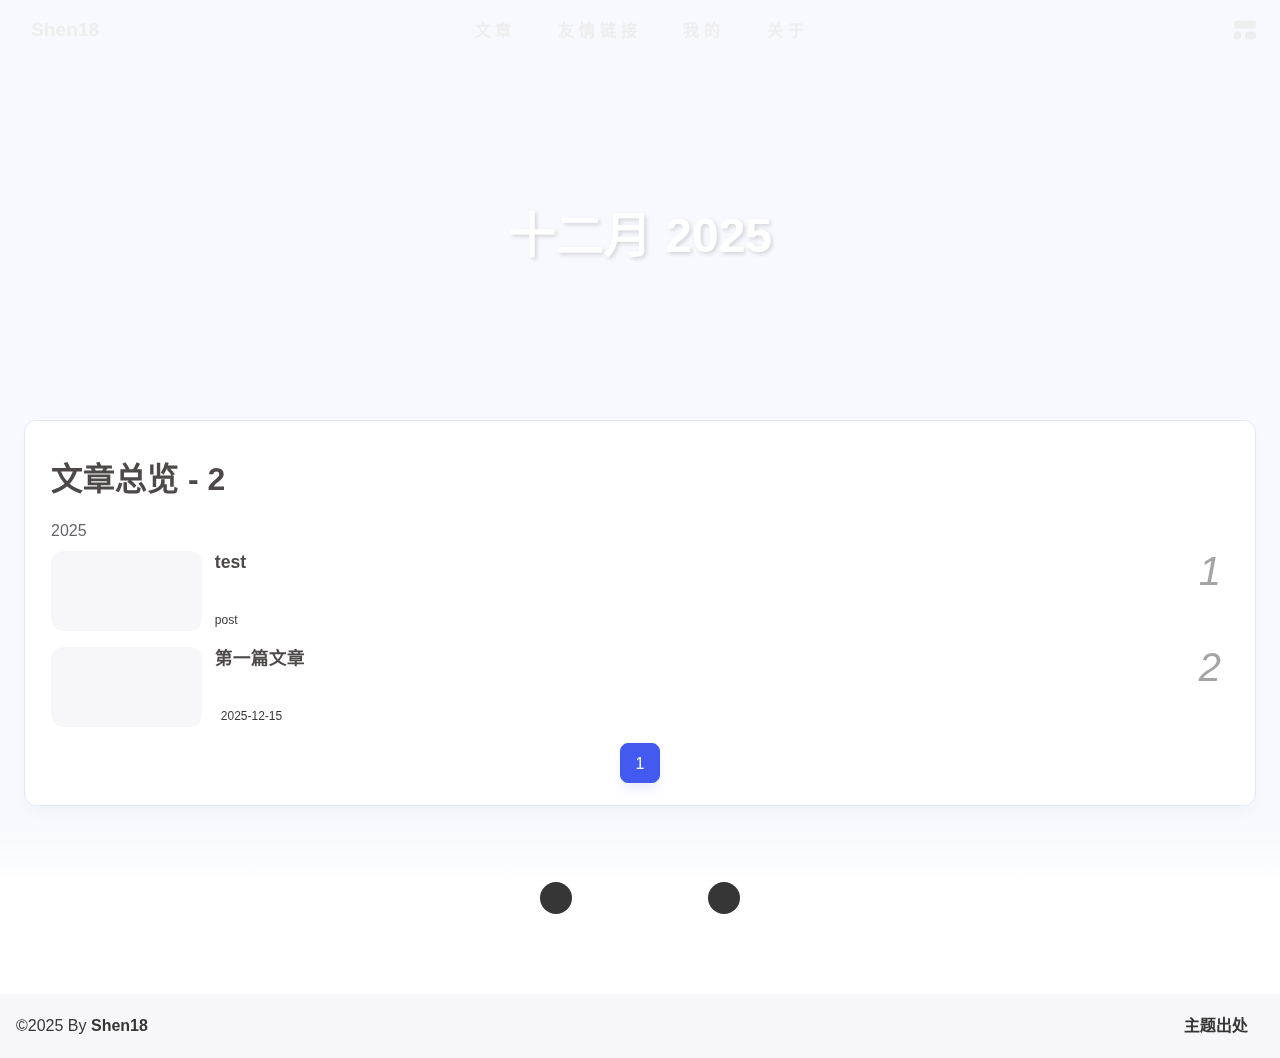
<file: archives/2025/12/index.html>
<!DOCTYPE html><html lang="zh-CN" data-theme="dark"><head><meta charset="UTF-8"><meta http-equiv="X-UA-Compatible" content="IE=edge"><meta name="viewport" content="width=device-width, initial-scale=1.0, user-scalable=no"><title>十二月 2025 | Shen18</title><meta name="keywords" content="life, blog"><meta name="author" content="Shen18"><meta name="copyright" content="Shen18"><meta name="format-detection" content="telephone=no"><meta name="theme-color" content="#18171d"><meta name="mobile-web-app-capable" content="yes"><meta name="apple-touch-fullscreen" content="yes"><meta name="apple-mobile-web-app-title" content="十二月 2025"><meta name="application-name" content="十二月 2025"><meta name="apple-mobile-web-app-capable" content="yes"><meta name="apple-mobile-web-app-status-bar-style" content="#18171d"><meta property="og:type" content="website"><meta property="og:title" content="十二月 2025"><meta property="og:url" content="https://shen-18.github.io/archives/2025/12/index.html"><meta property="og:site_name" content="Shen18"><meta property="og:description" content="十二月 2025"><meta property="og:locale" content="zh-CN"><meta property="og:image" content="https://shen-18.github.io/img/Valkyrie.jpg"><meta property="article:author" content="Shen18"><meta property="article:tag" content="life, blog"><meta name="twitter:card" content="summary"><meta name="twitter:image" content="https://shen-18.github.io/img/Valkyrie.jpg"><meta name="description" content="十二月 2025"><link rel="shortcut icon" href="/img/Valkyrie.ico"><link rel="canonical" href="https://shen-18.github.io/archives/2025/12/"><link rel="preconnect" href="//cdn.cbd.int"/><link rel="preconnect" href="//static.cloudflareinsights.com"/><link rel="preconnect" href="//busuanzi.ibruce.info"/><meta name="google-site-verification" content="xxx"/><meta name="baidu-site-verification" content="code-xxx"/><meta name="msvalidate.01" content="xxx"/><link rel="stylesheet" href="/css/index.css"><link rel="stylesheet" href="https://cdn.cbd.int/node-snackbar@0.1.16/dist/snackbar.min.css" media="print" onload="this.media='all'"><link rel="stylesheet" href="https://cdn.cbd.int/@fancyapps/ui@6.1.6/dist/fancybox/fancybox.css" media="print" onload="this.media='all'"><script defer="defer" data-pjax="data-pjax" src="https://static.cloudflareinsights.com/beacon.min.js" data-cf-beacon="{&quot;token&quot;: &quot;52495c33b7494bd7b77349128e5e2a3d&quot;}"></script><script>const GLOBAL_CONFIG = {
  linkPageTop: undefined,
  peoplecanvas: undefined,
  postHeadAiDescription: {"enable":true,"gptName":"AnZhiYu","mode":"local","switchBtn":false,"btnLink":"https://afdian.net/item/886a79d4db6711eda42a52540025c377","randomNum":3,"basicWordCount":1000,"key":"xxxx","Referer":"https://xx.xx/"},
  diytitle: undefined,
  LA51: undefined,
  greetingBox: {"enable":true,"default":"晚上好👋","list":[{"greeting":"晚安😴","startTime":0,"endTime":5},{"greeting":"早上好鸭👋, 祝你一天好心情！","startTime":6,"endTime":9},{"greeting":"上午好👋, 状态很好，鼓励一下～","startTime":10,"endTime":10},{"greeting":"11点多啦, 在坚持一下就吃饭啦～","startTime":11,"endTime":11},{"greeting":"午安👋, 宝贝","startTime":12,"endTime":14},{"greeting":"🌈充实的一天辛苦啦！","startTime":14,"endTime":18},{"greeting":"19点喽, 奖励一顿丰盛的大餐吧🍔。","startTime":19,"endTime":19},{"greeting":"晚上好👋, 在属于自己的时间好好放松😌~","startTime":20,"endTime":24}]},
  twikooEnvId: '',
  commentBarrageConfig:undefined,
  music_page_default: "nav_music",
  root: '/',
  preloader: {"source":3},
  friends_vue_info: undefined,
  navMusic: true,
  mainTone: undefined,
  authorStatus: undefined,
  algolia: undefined,
  localSearch: {"path":"/search.xml","preload":true,"languages":{"hits_empty":"找不到您查询的内容：${query}"}},
  translate: {"defaultEncoding":2,"translateDelay":0,"msgToTraditionalChinese":"繁","msgToSimplifiedChinese":"简","rightMenuMsgToTraditionalChinese":"转为繁体","rightMenuMsgToSimplifiedChinese":"转为简体"},
  noticeOutdate: undefined,
  highlight: {"plugin":"highlight.js","highlightCopy":true,"highlightLang":true,"highlightHeightLimit":330},
  copy: {
    success: '复制成功',
    error: '复制错误',
    noSupport: '浏览器不支持'
  },
  relativeDate: {
    homepage: false,
    simplehomepage: true,
    post: false
  },
  runtime: '天',
  date_suffix: {
    just: '刚刚',
    min: '分钟前',
    hour: '小时前',
    day: '天前',
    month: '个月前'
  },
  copyright: {"copy":true,"copyrightEbable":false,"limitCount":50,"languages":{"author":"作者: Shen18","link":"链接: ","source":"来源: Shen18","info":"著作权归作者所有。商业转载请联系作者获得授权，非商业转载请注明出处。","copySuccess":"复制成功，复制和转载请标注本文地址"}},
  lightbox: 'fancybox',
  Snackbar: {"chs_to_cht":"你已切换为繁体","cht_to_chs":"你已切换为简体","day_to_night":"你已切换为深色模式","night_to_day":"你已切换为浅色模式","bgLight":"#425AEF","bgDark":"#1f1f1f","position":"top-center"},
  source: {
    justifiedGallery: {
      js: 'https://cdn.cbd.int/flickr-justified-gallery@2.2.0/dist/fjGallery.min.js',
      css: 'https://cdn.cbd.int/flickr-justified-gallery@2.2.0/dist/fjGallery.css'
    }
  },
  isPhotoFigcaption: false,
  islazyload: true,
  isAnchor: false,
  shortcutKey: undefined,
  autoDarkmode: true
}</script><script id="config-diff">var GLOBAL_CONFIG_SITE = {
  configTitle: 'Shen18',
  title: '十二月 2025',
  postAI: '',
  pageFillDescription: '十二月',
  isPost: false,
  isHome: false,
  isHighlightShrink: false,
  isToc: false,
  postUpdate: '2025-12-15 17:10:44',
  postMainColor: '',
}</script><noscript><style type="text/css">
  #nav {
    opacity: 1
  }
  .justified-gallery img {
    opacity: 1
  }

  #recent-posts time,
  #post-meta time {
    display: inline !important
  }
</style></noscript><script>(win=>{
      win.saveToLocal = {
        set: (key, value, ttl) => {
          if (ttl === 0) return
          const now = Date.now()
          const expiry = now + ttl * 86400000
          const item = {
            value,
            expiry
          }
          localStorage.setItem(key, JSON.stringify(item))
        },
      
        get: key => {
          const itemStr = localStorage.getItem(key)
      
          if (!itemStr) {
            return undefined
          }
          const item = JSON.parse(itemStr)
          const now = Date.now()
      
          if (now > item.expiry) {
            localStorage.removeItem(key)
            return undefined
          }
          return item.value
        }
      }
    
      win.getScript = (url, attr = {}) => new Promise((resolve, reject) => {
        const script = document.createElement('script')
        script.src = url
        script.async = true
        script.onerror = reject
        script.onload = script.onreadystatechange = function() {
          const loadState = this.readyState
          if (loadState && loadState !== 'loaded' && loadState !== 'complete') return
          script.onload = script.onreadystatechange = null
          resolve()
        }

        Object.keys(attr).forEach(key => {
          script.setAttribute(key, attr[key])
        })

        document.head.appendChild(script)
      })
    
      win.getCSS = (url, id = false) => new Promise((resolve, reject) => {
        const link = document.createElement('link')
        link.rel = 'stylesheet'
        link.href = url
        if (id) link.id = id
        link.onerror = reject
        link.onload = link.onreadystatechange = function() {
          const loadState = this.readyState
          if (loadState && loadState !== 'loaded' && loadState !== 'complete') return
          link.onload = link.onreadystatechange = null
          resolve()
        }
        document.head.appendChild(link)
      })
    
      win.activateDarkMode = () => {
        document.documentElement.setAttribute('data-theme', 'dark')
        if (document.querySelector('meta[name="theme-color"]') !== null) {
          document.querySelector('meta[name="theme-color"]').setAttribute('content', '#18171d')
        }
      }
      win.activateLightMode = () => {
        document.documentElement.setAttribute('data-theme', 'light')
        if (document.querySelector('meta[name="theme-color"]') !== null) {
          document.querySelector('meta[name="theme-color"]').setAttribute('content', '#f7f9fe')
        }
      }
      const t = saveToLocal.get('theme')
    
          const isDarkMode = window.matchMedia('(prefers-color-scheme: dark)').matches
          const isLightMode = window.matchMedia('(prefers-color-scheme: light)').matches
          const isNotSpecified = window.matchMedia('(prefers-color-scheme: no-preference)').matches
          const hasNoSupport = !isDarkMode && !isLightMode && !isNotSpecified

          if (t === undefined) {
            if (isLightMode) activateLightMode()
            else if (isDarkMode) activateDarkMode()
            else if (isNotSpecified || hasNoSupport) {
              const now = new Date()
              const hour = now.getHours()
              const isNight = hour <= 6 || hour >= 18
              isNight ? activateDarkMode() : activateLightMode()
            }
            window.matchMedia('(prefers-color-scheme: dark)').addListener(e => {
              if (saveToLocal.get('theme') === undefined) {
                e.matches ? activateDarkMode() : activateLightMode()
              }
            })
          } else if (t === 'light') activateLightMode()
          else activateDarkMode()
        
      const asideStatus = saveToLocal.get('aside-status')
      if (asideStatus !== undefined) {
        if (asideStatus === 'hide') {
          document.documentElement.classList.add('hide-aside')
        } else {
          document.documentElement.classList.remove('hide-aside')
        }
      }
    
      const detectApple = () => {
        if(/iPad|iPhone|iPod|Macintosh/.test(navigator.userAgent)){
          document.documentElement.classList.add('apple')
        }
      }
      detectApple()
    })(window)</script><meta name="generator" content="Hexo 8.1.1"></head><body data-type="anzhiyu"><div id="web_bg"></div><div id="an_music_bg"></div><div id="loading-box" onclick="document.getElementById(&quot;loading-box&quot;).classList.add(&quot;loaded&quot;)"><div class="loading-bg"><img class="loading-img nolazyload" alt="加载头像" src="/img/Valkyrie.jpg"/><div class="loading-image-dot"></div></div></div><script>const preloader = {
  endLoading: () => {
    document.getElementById('loading-box').classList.add("loaded");
  },
  initLoading: () => {
    document.getElementById('loading-box').classList.remove("loaded")
  }
}
window.addEventListener('load',()=> { preloader.endLoading() })
setTimeout(function(){preloader.endLoading();},10000)

if (true) {
  document.addEventListener('pjax:send', () => { preloader.initLoading() })
  document.addEventListener('pjax:complete', () => { preloader.endLoading() })
}</script><link rel="stylesheet" href="https://cdn.cbd.int/anzhiyu-theme-static@1.1.10/progress_bar/progress_bar.css"/><script async="async" src="https://cdn.cbd.int/pace-js@1.2.4/pace.min.js" data-pace-options="{ &quot;restartOnRequestAfter&quot;:false,&quot;eventLag&quot;:false}"></script><div class="page" id="body-wrap"><header class="not-home-page" id="page-header"><nav id="nav"><div id="nav-group"><span id="blog_name"><a id="site-name" href="/" accesskey="h"><div class="title">Shen18</div><i class="anzhiyufont anzhiyu-icon-house-chimney"></i></a></span><div class="mask-name-container"><div id="name-container"><a id="page-name" href="javascript:anzhiyu.scrollToDest(0, 500)">PAGE_NAME</a></div></div><div id="menus"><div class="menus_items"><div class="menus_item"><a class="site-page" href="javascript:void(0);"><span> 文章</span></a><ul class="menus_item_child"><li><a class="site-page child faa-parent animated-hover" href="/archives/"><i class="anzhiyufont anzhiyu-icon-box-archive faa-tada" style="font-size: 0.9em;"></i><span> 时间线</span></a></li><li><a class="site-page child faa-parent animated-hover" href="/categories/"><i class="anzhiyufont anzhiyu-icon-shapes faa-tada" style="font-size: 0.9em;"></i><span> 分类</span></a></li><li><a class="site-page child faa-parent animated-hover" href="/tags/"><i class="anzhiyufont anzhiyu-icon-tags faa-tada" style="font-size: 0.9em;"></i><span> 标签</span></a></li></ul></div><div class="menus_item"><a class="site-page" href="javascript:void(0);"><span> 友情链接</span></a><ul class="menus_item_child"><li><a class="site-page child faa-parent animated-hover" href="/link/"><i class="anzhiyufont anzhiyu-icon-link faa-tada" style="font-size: 0.9em;"></i><span> 友链</span></a></li></ul></div><div class="menus_item"><a class="site-page" href="javascript:void(0);"><span> 我的</span></a><ul class="menus_item_child"><li><a class="site-page child faa-parent animated-hover" href="/album/"><i class="anzhiyufont anzhiyu-icon-images faa-tada" style="font-size: 0.9em;"></i><span> 相册集</span></a></li></ul></div><div class="menus_item"><a class="site-page" href="javascript:void(0);"><span> 关于</span></a><ul class="menus_item_child"><li><a class="site-page child faa-parent animated-hover" href="/about/"><i class="anzhiyufont anzhiyu-icon-paper-plane faa-tada" style="font-size: 0.9em;"></i><span> 关于本人</span></a></li><li><a class="site-page child faa-parent animated-hover" href="/essay/"><i class="anzhiyufont anzhiyu-icon-lightbulb faa-tada" style="font-size: 0.9em;"></i><span> 闲言碎语</span></a></li></ul></div></div></div><div id="nav-right"><div class="nav-button" id="randomPost_button"><a class="site-page" onclick="toRandomPost()" title="随机前往一个文章" href="javascript:void(0);"><i class="anzhiyufont anzhiyu-icon-dice"></i></a></div><div class="nav-button" id="search-button"><a class="site-page social-icon search" href="javascript:void(0);" title="搜索🔍" accesskey="s"><i class="anzhiyufont anzhiyu-icon-magnifying-glass"></i><span> 搜索</span></a></div><input id="center-console" type="checkbox"/><label class="widget" for="center-console" title="中控台" onclick="anzhiyu.switchConsole();"><i class="left"></i><i class="widget center"></i><i class="widget right"></i></label><div id="console"><div class="console-card-group-reward"><ul class="reward-all console-card"><li class="reward-item"><a href="https://npm.elemecdn.com/anzhiyu-blog@1.1.6/img/post/common/qrcode-weichat.png" target="_blank"><img class="post-qr-code-img" alt="微信" src= "[data-uri]" onerror="this.onerror=null,this.src=&quot;/img/404.jpg&quot;" data-lazy-src="https://npm.elemecdn.com/anzhiyu-blog@1.1.6/img/post/common/qrcode-weichat.png"/></a><div class="post-qr-code-desc">微信</div></li><li class="reward-item"><a href="https://npm.elemecdn.com/anzhiyu-blog@1.1.6/img/post/common/qrcode-alipay.png" target="_blank"><img class="post-qr-code-img" alt="支付宝" src= "[data-uri]" onerror="this.onerror=null,this.src=&quot;/img/404.jpg&quot;" data-lazy-src="https://npm.elemecdn.com/anzhiyu-blog@1.1.6/img/post/common/qrcode-alipay.png"/></a><div class="post-qr-code-desc">支付宝</div></li></ul></div><div class="console-card-group"><div class="console-card-group-left"><div class="console-card" id="card-newest-comments"><div class="card-content"><div class="author-content-item-tips">互动</div><span class="author-content-item-title"> 最新评论</span></div><div class="aside-list"><span>正在加载中...</span></div></div></div><div class="console-card-group-right"><div class="console-card tags"><div class="card-content"><div class="author-content-item-tips">兴趣点</div><span class="author-content-item-title">寻找你感兴趣的领域</span><div class="card-tags"><div class="item-headline"></div><div class="card-tag-cloud"><a href="/tags/post/" style="font-size: 1.05rem;">post<sup>1</sup></a></div></div><hr/></div></div><div class="console-card history"><div class="item-headline"><i class="anzhiyufont anzhiyu-icon-box-archiv"></i><span>文章</span></div><div class="card-archives"><div class="item-headline"><i class="anzhiyufont anzhiyu-icon-archive"></i><span>归档</span></div><ul class="card-archive-list"><li class="card-archive-list-item"><a class="card-archive-list-link" href="/archives/2025/12/"><span class="card-archive-list-date">十二月 2025</span><div class="card-archive-list-count-group"><span class="card-archive-list-count">2</span><span>篇</span></div></a></li></ul></div><hr/></div></div></div><div class="button-group"><div class="console-btn-item"><a class="darkmode_switchbutton" title="显示模式切换" href="javascript:void(0);"><i class="anzhiyufont anzhiyu-icon-moon"></i></a></div><div class="console-btn-item" id="consoleHideAside" onclick="anzhiyu.hideAsideBtn()" title="边栏显示控制"><a class="asideSwitch"><i class="anzhiyufont anzhiyu-icon-arrows-left-right"></i></a></div><div class="console-btn-item" id="consoleMusic" onclick="anzhiyu.musicToggle()" title="音乐开关"><a class="music-switch"><i class="anzhiyufont anzhiyu-icon-music"></i></a></div></div><div class="console-mask" onclick="anzhiyu.hideConsole()" href="javascript:void(0);"></div></div><div class="nav-button" id="nav-totop"><a class="totopbtn" href="javascript:void(0);"><i class="anzhiyufont anzhiyu-icon-arrow-up"></i><span id="percent" onclick="anzhiyu.scrollToDest(0,500)">0</span></a></div><div id="toggle-menu"><a class="site-page" href="javascript:void(0);" title="切换"><i class="anzhiyufont anzhiyu-icon-bars"></i></a></div></div></div></nav><div id="page-site-info"><h1 id="site-title">十二月 2025</h1></div></header><main id="blog-container"><div class="layout hide-aside" id="content-inner"><div id="archive"><div class="article-sort-title">文章总览 - 2</div><div class="article-sort"><div class="article-sort-item year"><span>2025</span></div><div class="article-sort-item"><a class="article-sort-item-img" href="/2025/12/15/test/" title="test"><img src= "[data-uri]" onerror="this.onerror=null,this.src=&quot;/img/404.jpg&quot;" data-lazy-src="/img/background_lucy.jpg" alt="test" onerror="this.onerror=null;this.src='/img/404.jpg'"></a><div class="article-sort-item-info"><a class="article-sort-item-title" href="/2025/12/15/test/" title="test">test</a><span class="article-sort-item-index">1</span><div class="article-meta-wrap"><span class="article-sort-item-tags"><a class="article-meta__tags" href="/tags/post/" tabindex="-1"> <span> <i class="anzhiyufont anzhiyu-icon-hashtag"></i>post</span></a></span><div class="article-sort-item-time"><i class="anzhiyufont anzhiyu-icon-calendar-alt"></i><time class="post-meta-date-created" datetime="2025-12-15T08:56:03.000Z" title="发表于 2025-12-15 16:56:03">2025-12-15</time></div></div></div></div><div class="article-sort-item"><a class="article-sort-item-img" href="/2025/12/15/%E7%AC%AC%E4%B8%80%E7%AF%87%E6%96%87%E7%AB%A0/" title="第一篇文章"><img src= "[data-uri]" onerror="this.onerror=null,this.src=&quot;/img/404.jpg&quot;" data-lazy-src="/img/background_lucy.jpg" alt="第一篇文章" onerror="this.onerror=null;this.src='/img/404.jpg'"></a><div class="article-sort-item-info"><a class="article-sort-item-title" href="/2025/12/15/%E7%AC%AC%E4%B8%80%E7%AF%87%E6%96%87%E7%AB%A0/" title="第一篇文章">第一篇文章</a><span class="article-sort-item-index">2</span><div class="article-meta-wrap"><div class="article-sort-item-time"><i class="anzhiyufont anzhiyu-icon-calendar-alt"></i><time class="post-meta-date-created" datetime="2025-12-15T04:23:24.000Z" title="发表于 2025-12-15 12:23:24">2025-12-15</time></div></div></div></div></div><nav id="pagination"><div class="pagination"><span class="page-number current">1</span></div></nav></div></div></main><footer id="footer"><div id="footer-wrap"><div id="footer_deal"><a class="deal_link" href="mailto:Shen18&lt;Yushen0718@outlook.com&gt;" title="email"><i class="anzhiyufont anzhiyu-icon-envelope"></i></a><img class="footer_mini_logo" title="返回顶部" alt="返回顶部" onclick="anzhiyu.scrollToDest(0, 500)" src= "[data-uri]" onerror="this.onerror=null,this.src=&quot;/img/404.jpg&quot;" data-lazy-src="img/Valkyrie.jpg" size="50px"/><a class="deal_link" target="_blank" rel="noopener" href="https://github.com/Shen-18" title="Github"><i class="anzhiyufont anzhiyu-icon-github"></i></a></div><div id="workboard"><div id="runtimeTextTip"></div></div><p id="ghbdages"><a class="github-badge" target="_blank" href="https://hexo.io/" style="margin-inline:5px" data-title="博客框架为Hexo_v8.1.0" title="博客框架为Hexo_v8.1.0"><img src= "[data-uri]" onerror="this.onerror=null,this.src=&quot;/img/404.jpg&quot;" data-lazy-src="https://npm.elemecdn.com/anzhiyu-blog@2.1.5/img/badge/Frame-Hexo.svg" alt="博客框架为Hexo_v8.1.0"/></a><a class="github-badge" target="_blank" href="https://hexo.anheyu.com/" style="margin-inline:5px" data-title="本站使用AnZhiYu主题" title="本站使用AnZhiYu主题"><img src= "[data-uri]" onerror="this.onerror=null,this.src=&quot;/img/404.jpg&quot;" data-lazy-src="https://npm.elemecdn.com/anzhiyu-theme-static@1.0.9/img/Theme-AnZhiYu-2E67D3.svg" alt="本站使用AnZhiYu主题"/></a><a class="github-badge" target="_blank" href="https://www.Cloudflare.com/" style="margin-inline:5px" data-title="本站使用Cloudflare为静态资源提供CDN加速" title="本站使用Cloudflare为静态资源提供CDN加速"><img src= "[data-uri]" onerror="this.onerror=null,this.src=&quot;/img/404.jpg&quot;" data-lazy-src="https://img.shields.io/badge/CDN-Cloudflare-blue" alt="本站使用Cloudflare为静态资源提供CDN加速"/></a><a class="github-badge" target="_blank" href="https://github.com/" style="margin-inline:5px" data-title="本站项目由Github托管" title="本站项目由Github托管"><img src= "[data-uri]" onerror="this.onerror=null,this.src=&quot;/img/404.jpg&quot;" data-lazy-src="https://npm.elemecdn.com/anzhiyu-blog@2.1.5/img/badge/Source-Github.svg" alt="本站项目由Github托管"/></a></p></div><div id="footer-bar"><div class="footer-bar-links"><div class="footer-bar-left"><div id="footer-bar-tips"><div class="copyright">&copy;2025 By <a class="footer-bar-link" href="/" title="Shen18" target="_blank">Shen18</a></div></div><div id="footer-type-tips"></div><div class="js-pjax"><script>function subtitleType () {
  fetch('https://v1.hitokoto.cn')
    .then(response => response.json())
    .then(data => {
      if (true) {
        const from = '出自 ' + data.from
        const sub = "往者不可谏&#44;来者犹可追"
        sub.unshift(data.hitokoto, from)
        window.typed = new Typed('#footer-type-tips', {
          strings: sub,
          startDelay: 300,
          typeSpeed: 50,
          loop: true,
          backSpeed: 50,
        })
      } else {
        document.getElementById('footer-type-tips').innerHTML = data.hitokoto
      }
    })
}

if (true) {
  if (typeof Typed === 'function') {
    subtitleType()
  } else {
    getScript('https://cdn.cbd.int/typed.js@2.1.0/dist/typed.umd.js').then(subtitleType)
  }
} else {
  subtitleType()
}
</script></div></div><div class="footer-bar-right"><a class="footer-bar-link" target="_blank" rel="noopener" href="https://github.com/anzhiyu-c/hexo-theme-anzhiyu" title="主题出处">主题出处</a></div></div></div></footer></div><div id="sidebar"><div id="menu-mask"></div><div id="sidebar-menus"><div class="sidebar-site-data site-data is-center"><a href="/archives/" title="archive"><div class="headline">文章</div><div class="length-num">2</div></a><a href="/tags/" title="tag"><div class="headline">标签</div><div class="length-num">1</div></a><a href="/categories/" title="category"><div class="headline">分类</div><div class="length-num">2</div></a></div><span class="sidebar-menu-item-title">功能</span><div class="sidebar-menu-item"><a class="darkmode_switchbutton menu-child" href="javascript:void(0);" title="显示模式"><i class="anzhiyufont anzhiyu-icon-circle-half-stroke"></i><span>显示模式</span></a></div><div class="back-menu-list-groups"><div class="back-menu-list-group"><div class="back-menu-list-title">网页</div><div class="back-menu-list"><a class="back-menu-item" target="_blank" rel="noopener" href="https://hexo.anheyu.com/" title="博客"><img class="back-menu-item-icon" src= "[data-uri]" onerror="this.onerror=null,this.src=&quot;/img/404.jpg&quot;" data-lazy-src="/img/favicon.ico" alt="博客"/><span class="back-menu-item-text">博客</span></a></div></div><div class="back-menu-list-group"><div class="back-menu-list-title">项目</div><div class="back-menu-list"><a class="back-menu-item" target="_blank" rel="noopener" href="https://image.anheyu.com/" title="安知鱼图床"><img class="back-menu-item-icon" src= "[data-uri]" onerror="this.onerror=null,this.src=&quot;/img/404.jpg&quot;" data-lazy-src="https://image.anheyu.com/favicon.ico" alt="安知鱼图床"/><span class="back-menu-item-text">安知鱼图床</span></a></div></div></div><div class="menus_items"><div class="menus_item"><a class="site-page" href="javascript:void(0);"><span> 文章</span></a><ul class="menus_item_child"><li><a class="site-page child faa-parent animated-hover" href="/archives/"><i class="anzhiyufont anzhiyu-icon-box-archive faa-tada" style="font-size: 0.9em;"></i><span> 时间线</span></a></li><li><a class="site-page child faa-parent animated-hover" href="/categories/"><i class="anzhiyufont anzhiyu-icon-shapes faa-tada" style="font-size: 0.9em;"></i><span> 分类</span></a></li><li><a class="site-page child faa-parent animated-hover" href="/tags/"><i class="anzhiyufont anzhiyu-icon-tags faa-tada" style="font-size: 0.9em;"></i><span> 标签</span></a></li></ul></div><div class="menus_item"><a class="site-page" href="javascript:void(0);"><span> 友情链接</span></a><ul class="menus_item_child"><li><a class="site-page child faa-parent animated-hover" href="/link/"><i class="anzhiyufont anzhiyu-icon-link faa-tada" style="font-size: 0.9em;"></i><span> 友链</span></a></li></ul></div><div class="menus_item"><a class="site-page" href="javascript:void(0);"><span> 我的</span></a><ul class="menus_item_child"><li><a class="site-page child faa-parent animated-hover" href="/album/"><i class="anzhiyufont anzhiyu-icon-images faa-tada" style="font-size: 0.9em;"></i><span> 相册集</span></a></li></ul></div><div class="menus_item"><a class="site-page" href="javascript:void(0);"><span> 关于</span></a><ul class="menus_item_child"><li><a class="site-page child faa-parent animated-hover" href="/about/"><i class="anzhiyufont anzhiyu-icon-paper-plane faa-tada" style="font-size: 0.9em;"></i><span> 关于本人</span></a></li><li><a class="site-page child faa-parent animated-hover" href="/essay/"><i class="anzhiyufont anzhiyu-icon-lightbulb faa-tada" style="font-size: 0.9em;"></i><span> 闲言碎语</span></a></li></ul></div></div><span class="sidebar-menu-item-title">标签</span></div></div><div id="rightside"><div id="rightside-config-hide"><button id="translateLink" type="button" title="简繁转换">繁</button><button id="darkmode" type="button" title="浅色和深色模式转换"><i class="anzhiyufont anzhiyu-icon-circle-half-stroke"></i></button></div><div id="rightside-config-show"><button id="rightside-config" type="button" title="设置"><i class="anzhiyufont anzhiyu-icon-gear"></i></button><button id="go-up" type="button" title="回到顶部"><i class="anzhiyufont anzhiyu-icon-arrow-up"></i></button></div></div><div id="nav-music"><a id="nav-music-hoverTips" onclick="anzhiyu.musicToggle()" accesskey="m">播放音乐</a><div id="console-music-bg"></div><meting-js id="8152976493" server="netease" type="playlist" mutex="true" preload="none" theme="var(--anzhiyu-main)" data-lrctype="0" order="random" volume="0.7"></meting-js></div><div id="local-search"><div class="search-dialog"><nav class="search-nav"><span class="search-dialog-title">搜索</span><span id="loading-status"></span><button class="search-close-button"><i class="anzhiyufont anzhiyu-icon-xmark"></i></button></nav><div class="is-center" id="loading-database"><i class="anzhiyufont anzhiyu-icon-spinner anzhiyu-pulse-icon"></i><span>  数据库加载中</span></div><div class="search-wrap"><div id="local-search-input"><div class="local-search-box"><input class="local-search-box--input" placeholder="搜索文章" type="text"/></div></div><hr/><div id="local-search-results"></div></div></div><div id="search-mask"></div></div><div id="rightMenu"><div class="rightMenu-group rightMenu-small"><div class="rightMenu-item" id="menu-backward"><i class="anzhiyufont anzhiyu-icon-arrow-left"></i></div><div class="rightMenu-item" id="menu-forward"><i class="anzhiyufont anzhiyu-icon-arrow-right"></i></div><div class="rightMenu-item" id="menu-refresh"><i class="anzhiyufont anzhiyu-icon-arrow-rotate-right" style="font-size: 1rem;"></i></div><div class="rightMenu-item" id="menu-top"><i class="anzhiyufont anzhiyu-icon-arrow-up"></i></div></div><div class="rightMenu-group rightMenu-line rightMenuPlugin"><div class="rightMenu-item" id="menu-copytext"><i class="anzhiyufont anzhiyu-icon-copy"></i><span>复制选中文本</span></div><div class="rightMenu-item" id="menu-pastetext"><i class="anzhiyufont anzhiyu-icon-paste"></i><span>粘贴文本</span></div><a class="rightMenu-item" id="menu-commenttext"><i class="anzhiyufont anzhiyu-icon-comment-medical"></i><span>引用到评论</span></a><div class="rightMenu-item" id="menu-newwindow"><i class="anzhiyufont anzhiyu-icon-window-restore"></i><span>新窗口打开</span></div><div class="rightMenu-item" id="menu-copylink"><i class="anzhiyufont anzhiyu-icon-link"></i><span>复制链接地址</span></div><div class="rightMenu-item" id="menu-copyimg"><i class="anzhiyufont anzhiyu-icon-images"></i><span>复制此图片</span></div><div class="rightMenu-item" id="menu-downloadimg"><i class="anzhiyufont anzhiyu-icon-download"></i><span>下载此图片</span></div><div class="rightMenu-item" id="menu-newwindowimg"><i class="anzhiyufont anzhiyu-icon-window-restore"></i><span>新窗口打开图片</span></div><div class="rightMenu-item" id="menu-search"><i class="anzhiyufont anzhiyu-icon-magnifying-glass"></i><span>站内搜索</span></div><div class="rightMenu-item" id="menu-searchBaidu"><i class="anzhiyufont anzhiyu-icon-magnifying-glass"></i><span>百度搜索</span></div><div class="rightMenu-item" id="menu-music-toggle"><i class="anzhiyufont anzhiyu-icon-play"></i><span>播放音乐</span></div><div class="rightMenu-item" id="menu-music-back"><i class="anzhiyufont anzhiyu-icon-backward"></i><span>切换到上一首</span></div><div class="rightMenu-item" id="menu-music-forward"><i class="anzhiyufont anzhiyu-icon-forward"></i><span>切换到下一首</span></div><div class="rightMenu-item" id="menu-music-playlist" onclick="window.open(&quot;https://y.qq.com/n/ryqq/playlist/8802438608&quot;, &quot;_blank&quot;);" style="display: none;"><i class="anzhiyufont anzhiyu-icon-radio"></i><span>查看所有歌曲</span></div><div class="rightMenu-item" id="menu-music-copyMusicName"><i class="anzhiyufont anzhiyu-icon-copy"></i><span>复制歌名</span></div></div><div class="rightMenu-group rightMenu-line rightMenuOther"><a class="rightMenu-item menu-link" id="menu-randomPost"><i class="anzhiyufont anzhiyu-icon-shuffle"></i><span>随便逛逛</span></a><a class="rightMenu-item menu-link" href="/categories/"><i class="anzhiyufont anzhiyu-icon-cube"></i><span>博客分类</span></a><a class="rightMenu-item menu-link" href="/tags/"><i class="anzhiyufont anzhiyu-icon-tags"></i><span>文章标签</span></a></div><div class="rightMenu-group rightMenu-line rightMenuOther"><a class="rightMenu-item" id="menu-copy" href="javascript:void(0);"><i class="anzhiyufont anzhiyu-icon-copy"></i><span>复制地址</span></a><a class="rightMenu-item" id="menu-commentBarrage" href="javascript:void(0);"><i class="anzhiyufont anzhiyu-icon-message"></i><span class="menu-commentBarrage-text">关闭热评</span></a><a class="rightMenu-item" id="menu-darkmode" href="javascript:void(0);"><i class="anzhiyufont anzhiyu-icon-circle-half-stroke"></i><span class="menu-darkmode-text">深色模式</span></a><a class="rightMenu-item" id="menu-translate" href="javascript:void(0);"><i class="anzhiyufont anzhiyu-icon-language"></i><span>轉為繁體</span></a></div></div><div id="rightmenu-mask"></div><div><script src="/js/utils.js"></script><script src="/js/main.js"></script><script src="/js/tw_cn.js"></script><script src="https://cdn.cbd.int/@fancyapps/ui@6.1.6/dist/fancybox/fancybox.umd.js"></script><script src="https://cdn.cbd.int/instant.page@5.2.0/instantpage.js" type="module"></script><script src="https://cdn.cbd.int/vanilla-lazyload@19.1.3/dist/lazyload.iife.min.js"></script><script src="https://cdn.cbd.int/node-snackbar@0.1.16/dist/snackbar.min.js"></script><canvas id="universe"></canvas><script async src="https://npm.elemecdn.com/anzhiyu-theme-static@1.0.0/dark/dark.js"></script><script>// 消除控制台打印
var HoldLog = console.log;
console.log = function () {};
let now1 = new Date();
queueMicrotask(() => {
  const Log = function () {
    HoldLog.apply(console, arguments);
  }; //在恢复前输出日志
  const grt = new Date("12/13/2025 18:00:00"); //此处修改你的建站时间或者网站上线时间
  now1.setTime(now1.getTime() + 250);
  const days = (now1 - grt) / 1000 / 60 / 60 / 24;
  const dnum = Math.floor(days);
  const ascll = [
    `欢迎使用安知鱼!`,
    `生活明朗, 万物可爱`,
    `
        
       █████╗ ███╗   ██╗███████╗██╗  ██╗██╗██╗   ██╗██╗   ██╗
      ██╔══██╗████╗  ██║╚══███╔╝██║  ██║██║╚██╗ ██╔╝██║   ██║
      ███████║██╔██╗ ██║  ███╔╝ ███████║██║ ╚████╔╝ ██║   ██║
      ██╔══██║██║╚██╗██║ ███╔╝  ██╔══██║██║  ╚██╔╝  ██║   ██║
      ██║  ██║██║ ╚████║███████╗██║  ██║██║   ██║   ╚██████╔╝
      ╚═╝  ╚═╝╚═╝  ╚═══╝╚══════╝╚═╝  ╚═╝╚═╝   ╚═╝    ╚═════╝
        
        `,
    "已上线",
    dnum,
    "天",
    "©2025 By 安知鱼 V1.7.0",
  ];
  const ascll2 = [`NCC2-036`, `调用前置摄像头拍照成功，识别为【小笨蛋】.`, `Photo captured: `, `🤪`];

  setTimeout(
    Log.bind(
      console,
      `\n%c${ascll[0]} %c ${ascll[1]} %c ${ascll[2]} %c${ascll[3]}%c ${ascll[4]}%c ${ascll[5]}\n\n%c ${ascll[6]}\n`,
      "color:#425AEF",
      "",
      "color:#425AEF",
      "color:#425AEF",
      "",
      "color:#425AEF",
      ""
    )
  );
  setTimeout(
    Log.bind(
      console,
      `%c ${ascll2[0]} %c ${ascll2[1]} %c \n${ascll2[2]} %c\n${ascll2[3]}\n`,
      "color:white; background-color:#4fd953",
      "",
      "",
      'background:url("https://npm.elemecdn.com/anzhiyu-blog@1.1.6/img/post/common/tinggge.gif") no-repeat;font-size:450%'
    )
  );

  setTimeout(Log.bind(console, "%c WELCOME %c 你好，小笨蛋.", "color:white; background-color:#4f90d9", ""));

  setTimeout(
    console.warn.bind(
      console,
      "%c ⚡ Powered by 安知鱼 %c 你正在访问 Shen18 的博客.",
      "color:white; background-color:#f0ad4e",
      ""
    )
  );

  setTimeout(Log.bind(console, "%c W23-12 %c 你已打开控制台.", "color:white; background-color:#4f90d9", ""));

  setTimeout(
    console.warn.bind(console, "%c S013-782 %c 你现在正处于监控中.", "color:white; background-color:#d9534f", "")
  );
});</script><script async src="/anzhiyu/random.js"></script><script async="async">(function () {
  var grt = new Date("12/13/2025 18:00:00"); //设置网站上线时间
  var now = new Date();
  var dnum;
  var hnum;
  var mnum;
  var snum;
  var nowHour;

  // 计算并更新天数、小时数、分钟数和秒数
  function updateTime() {
    now = new Date(); // 更新 now 的值
    nowHour = now.getHours(); // 更新 nowHour 的值
    var days = (now - grt) / 1000 / 60 / 60 / 24;
    dnum = Math.floor(days);
    var hours = (now - grt) / 1000 / 60 / 60 - 24 * dnum;
    hnum = Math.floor(hours);
    if (String(hnum).length == 1) {
      hnum = "0" + hnum;
    }
    var minutes = (now - grt) / 1000 / 60 - 24 * 60 * dnum - 60 * hnum;
    mnum = Math.floor(minutes);
    if (String(mnum).length == 1) {
      mnum = "0" + mnum;
    }
    var seconds = (now - grt) / 1000 - 24 * 60 * 60 * dnum - 60 * 60 * hnum - 60 * mnum;
    snum = Math.round(seconds);
    if (String(snum).length == 1) {
      snum = "0" + snum;
    }
  }

  // 更新网页中显示的网站运行时间
  function updateHtml() {
    const footer = document.getElementById("footer");
    if (!footer) return
    let currentTimeHtml = "";
    if (nowHour < 18 && nowHour >= 9) {
      // 如果是上班时间，默认就是"安知鱼-上班摸鱼中.svg"图片，不需要更改
      currentTimeHtml = `本站居然运行了 ${dnum} 天<span id='runtime'> ${hnum} 小时 ${mnum} 分 ${snum} 秒 </span><i class='anzhiyufont anzhiyu-icon-heartbeat' style='color:red'></i>`;
    } else {
      // 如果是下班时间，插入"安知鱼-下班啦.svg"图片
      let img = document.querySelector("#workboard .workSituationImg");
      if (img != null) {
        img.src = "";
        img.title = "";
        img.alt = "";
      }

      currentTimeHtml = `本站居然运行了 ${dnum} 天<span id='runtime'> ${hnum} 小时 ${mnum} 分 ${snum} 秒 </span><i class='anzhiyufont anzhiyu-icon-heartbeat' style='color:red'></i>`;
    }

    if (document.getElementById("runtimeTextTip")) {
      document.getElementById("runtimeTextTip").innerHTML = currentTimeHtml;
    }
  }

  setInterval(() => {
    updateTime();
    updateHtml();
  }, 1000);
})();</script><script src="/js/search/local-search.js"></script><div class="js-pjax"><input type="hidden" name="page-type" id="page-type" value="anzhiyu"></div><script async data-pjax src="https://npm.elemecdn.com/anzhiyu-theme-static@1.0.1/bubble/bubble.js"></script><script>var visitorMail = "";
</script><script async data-pjax src="https://cdn.cbd.int/anzhiyu-theme-static@1.0.0/waterfall/waterfall.js"></script><script src="https://cdn.cbd.int/qrcodejs@1.0.0/qrcode.min.js"></script><link rel="stylesheet" href="https://cdn.cbd.int/anzhiyu-theme-static@1.1.9/icon/ali_iconfont_css.css"><link rel="stylesheet" href="https://cdn.cbd.int/anzhiyu-theme-static@1.0.0/aplayer/APlayer.min.css" media="print" onload="this.media='all'"><script src="https://cdn.cbd.int/anzhiyu-blog-static@1.0.1/js/APlayer.min.js"></script><script src="https://cdn.cbd.int/hexo-anzhiyu-music@1.0.1/assets/js/Meting2.min.js"></script><script src="https://cdn.cbd.int/pjax@0.2.8/pjax.min.js"></script><script>let pjaxSelectors = ["head > title","#config-diff","#body-wrap","#rightside-config-hide","#rightside-config-show",".js-pjax"]
var pjax = new Pjax({
  elements: 'a:not([target="_blank"])',
  selectors: pjaxSelectors,
  cacheBust: false,
  analytics: false,
  scrollRestoration: false
})

document.addEventListener('pjax:send', function () {
  // removeEventListener scroll 
  anzhiyu.removeGlobalFnEvent('pjax')
  anzhiyu.removeGlobalFnEvent('themeChange')

  document.getElementById('rightside').classList.remove('rightside-show')
  
  if (window.aplayers) {
    for (let i = 0; i < window.aplayers.length; i++) {
      if (!window.aplayers[i].options.fixed) {
        window.aplayers[i].destroy()
      }
    }
  }

  typeof typed === 'object' && typed.destroy()

  //reset readmode
  const $bodyClassList = document.body.classList
  $bodyClassList.contains('read-mode') && $bodyClassList.remove('read-mode')
})

document.addEventListener('pjax:complete', function () {
  window.refreshFn()

  document.querySelectorAll('script[data-pjax]').forEach(item => {
    const newScript = document.createElement('script')
    const content = item.text || item.textContent || item.innerHTML || ""
    Array.from(item.attributes).forEach(attr => newScript.setAttribute(attr.name, attr.value))
    newScript.appendChild(document.createTextNode(content))
    item.parentNode.replaceChild(newScript, item)
  })

  GLOBAL_CONFIG.islazyload && window.lazyLoadInstance.update()

  typeof panguInit === 'function' && panguInit()

  // google analytics
  typeof gtag === 'function' && gtag('config', '', {'page_path': window.location.pathname});

  // baidu analytics
  typeof _hmt === 'object' && _hmt.push(['_trackPageview',window.location.pathname]);

  typeof loadMeting === 'function' && document.getElementsByClassName('aplayer').length && loadMeting()

  // prismjs
  typeof Prism === 'object' && Prism.highlightAll()
})

document.addEventListener('pjax:error', e => {
  if (e.request.status === 404) {
    pjax.loadUrl('/404.html')
  }
})</script><script async data-pjax src="//busuanzi.ibruce.info/busuanzi/2.3/busuanzi.pure.mini.js"></script><script charset="UTF-8" src="https://cdn.cbd.int/anzhiyu-theme-static@1.1.5/accesskey/accesskey.js"></script></div><div id="popup-window"><div class="popup-window-title">通知</div><div class="popup-window-divider"></div><div class="popup-window-content"><div class="popup-tip">你好呀</div><div class="popup-link"><i class="anzhiyufont anzhiyu-icon-arrow-circle-right"></i></div></div></div></body></html>
</file>
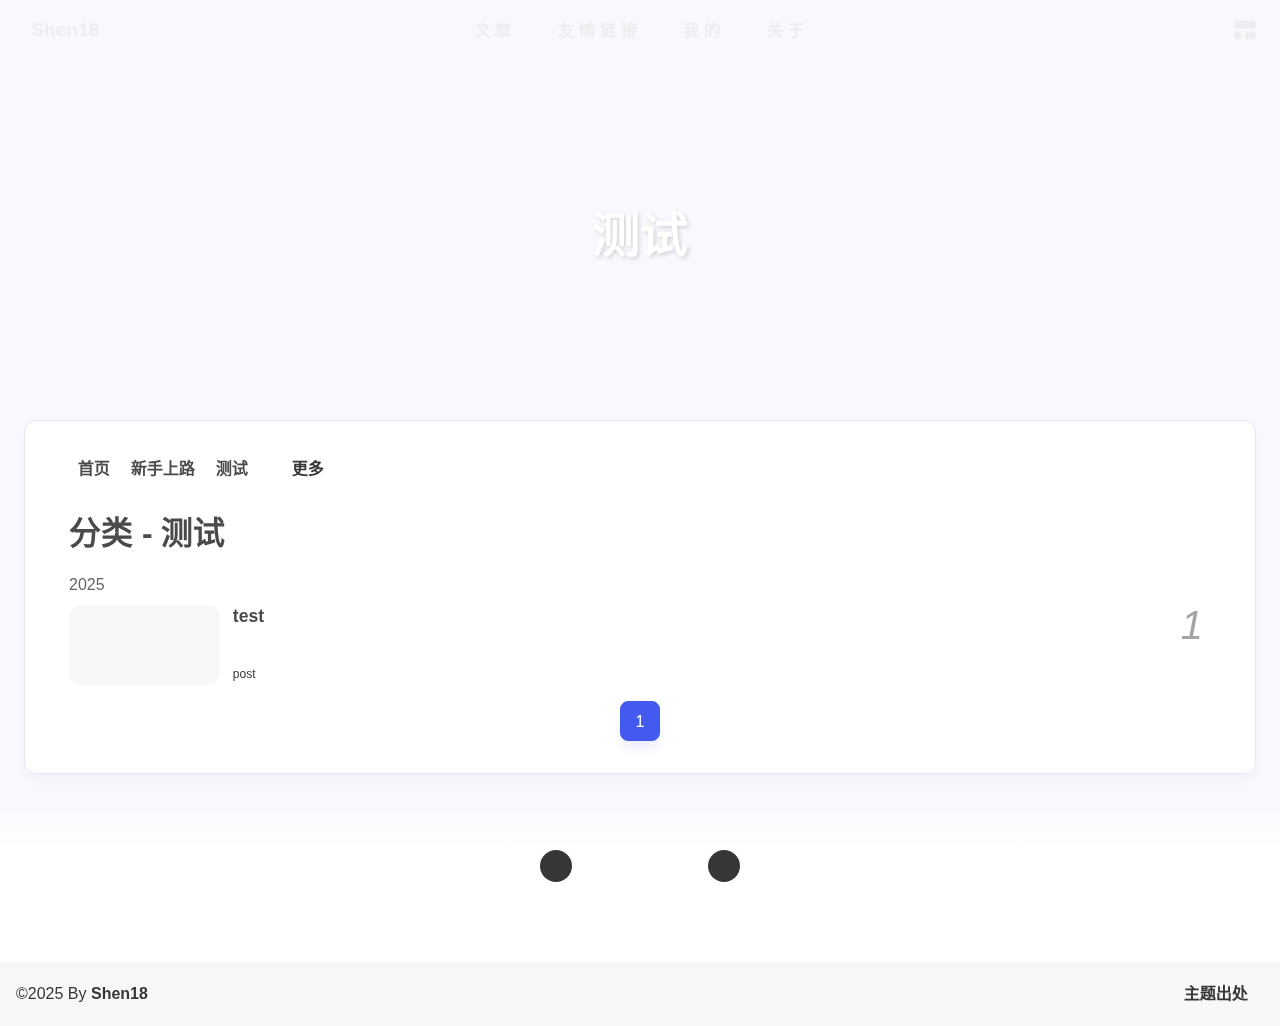
<file: categories/新手上路/测试/index.html>
<!DOCTYPE html><html lang="zh-CN" data-theme="dark"><head><meta charset="UTF-8"><meta http-equiv="X-UA-Compatible" content="IE=edge"><meta name="viewport" content="width=device-width, initial-scale=1.0, user-scalable=no"><title>分类: 测试 | Shen18</title><meta name="keywords" content="life, blog"><meta name="author" content="Shen18"><meta name="copyright" content="Shen18"><meta name="format-detection" content="telephone=no"><meta name="theme-color" content="#18171d"><meta name="mobile-web-app-capable" content="yes"><meta name="apple-touch-fullscreen" content="yes"><meta name="apple-mobile-web-app-title" content="分类: 测试"><meta name="application-name" content="分类: 测试"><meta name="apple-mobile-web-app-capable" content="yes"><meta name="apple-mobile-web-app-status-bar-style" content="#18171d"><meta property="og:type" content="website"><meta property="og:title" content="分类: 测试"><meta property="og:url" content="https://shen-18.github.io/categories/%E6%96%B0%E6%89%8B%E4%B8%8A%E8%B7%AF/%E6%B5%8B%E8%AF%95/index.html"><meta property="og:site_name" content="Shen18"><meta property="og:description" content="自己的小树洞"><meta property="og:locale" content="zh-CN"><meta property="og:image" content="https://shen-18.github.io/img/Valkyrie.jpg"><meta property="article:author" content="Shen18"><meta property="article:tag" content="life, blog"><meta name="twitter:card" content="summary"><meta name="twitter:image" content="https://shen-18.github.io/img/Valkyrie.jpg"><meta name="description" content="自己的小树洞"><link rel="shortcut icon" href="/img/Valkyrie.ico"><link rel="canonical" href="https://shen-18.github.io/categories/%E6%96%B0%E6%89%8B%E4%B8%8A%E8%B7%AF/%E6%B5%8B%E8%AF%95/"><link rel="preconnect" href="//cdn.cbd.int"/><link rel="preconnect" href="//static.cloudflareinsights.com"/><link rel="preconnect" href="//busuanzi.ibruce.info"/><meta name="google-site-verification" content="xxx"/><meta name="baidu-site-verification" content="code-xxx"/><meta name="msvalidate.01" content="xxx"/><link rel="stylesheet" href="/css/index.css"><link rel="stylesheet" href="https://cdn.cbd.int/node-snackbar@0.1.16/dist/snackbar.min.css" media="print" onload="this.media='all'"><link rel="stylesheet" href="https://cdn.cbd.int/@fancyapps/ui@6.1.6/dist/fancybox/fancybox.css" media="print" onload="this.media='all'"><script defer="defer" data-pjax="data-pjax" src="https://static.cloudflareinsights.com/beacon.min.js" data-cf-beacon="{&quot;token&quot;: &quot;52495c33b7494bd7b77349128e5e2a3d&quot;}"></script><script>const GLOBAL_CONFIG = {
  linkPageTop: undefined,
  peoplecanvas: undefined,
  postHeadAiDescription: {"enable":true,"gptName":"AnZhiYu","mode":"local","switchBtn":false,"btnLink":"https://afdian.net/item/886a79d4db6711eda42a52540025c377","randomNum":3,"basicWordCount":1000,"key":"xxxx","Referer":"https://xx.xx/"},
  diytitle: undefined,
  LA51: undefined,
  greetingBox: {"enable":true,"default":"晚上好👋","list":[{"greeting":"晚安😴","startTime":0,"endTime":5},{"greeting":"早上好鸭👋, 祝你一天好心情！","startTime":6,"endTime":9},{"greeting":"上午好👋, 状态很好，鼓励一下～","startTime":10,"endTime":10},{"greeting":"11点多啦, 在坚持一下就吃饭啦～","startTime":11,"endTime":11},{"greeting":"午安👋, 宝贝","startTime":12,"endTime":14},{"greeting":"🌈充实的一天辛苦啦！","startTime":14,"endTime":18},{"greeting":"19点喽, 奖励一顿丰盛的大餐吧🍔。","startTime":19,"endTime":19},{"greeting":"晚上好👋, 在属于自己的时间好好放松😌~","startTime":20,"endTime":24}]},
  twikooEnvId: '',
  commentBarrageConfig:undefined,
  music_page_default: "nav_music",
  root: '/',
  preloader: {"source":3},
  friends_vue_info: undefined,
  navMusic: true,
  mainTone: undefined,
  authorStatus: undefined,
  algolia: undefined,
  localSearch: {"path":"/search.xml","preload":true,"languages":{"hits_empty":"找不到您查询的内容：${query}"}},
  translate: {"defaultEncoding":2,"translateDelay":0,"msgToTraditionalChinese":"繁","msgToSimplifiedChinese":"简","rightMenuMsgToTraditionalChinese":"转为繁体","rightMenuMsgToSimplifiedChinese":"转为简体"},
  noticeOutdate: undefined,
  highlight: {"plugin":"highlight.js","highlightCopy":true,"highlightLang":true,"highlightHeightLimit":330},
  copy: {
    success: '复制成功',
    error: '复制错误',
    noSupport: '浏览器不支持'
  },
  relativeDate: {
    homepage: false,
    simplehomepage: true,
    post: false
  },
  runtime: '天',
  date_suffix: {
    just: '刚刚',
    min: '分钟前',
    hour: '小时前',
    day: '天前',
    month: '个月前'
  },
  copyright: {"copy":true,"copyrightEbable":false,"limitCount":50,"languages":{"author":"作者: Shen18","link":"链接: ","source":"来源: Shen18","info":"著作权归作者所有。商业转载请联系作者获得授权，非商业转载请注明出处。","copySuccess":"复制成功，复制和转载请标注本文地址"}},
  lightbox: 'fancybox',
  Snackbar: {"chs_to_cht":"你已切换为繁体","cht_to_chs":"你已切换为简体","day_to_night":"你已切换为深色模式","night_to_day":"你已切换为浅色模式","bgLight":"#425AEF","bgDark":"#1f1f1f","position":"top-center"},
  source: {
    justifiedGallery: {
      js: 'https://cdn.cbd.int/flickr-justified-gallery@2.2.0/dist/fjGallery.min.js',
      css: 'https://cdn.cbd.int/flickr-justified-gallery@2.2.0/dist/fjGallery.css'
    }
  },
  isPhotoFigcaption: false,
  islazyload: true,
  isAnchor: false,
  shortcutKey: undefined,
  autoDarkmode: true
}</script><script id="config-diff">var GLOBAL_CONFIG_SITE = {
  configTitle: 'Shen18',
  title: '分类: 测试',
  postAI: '',
  pageFillDescription: '自己的小树洞',
  isPost: false,
  isHome: false,
  isHighlightShrink: false,
  isToc: false,
  postUpdate: '2025-12-15 17:10:44',
  postMainColor: '',
}</script><noscript><style type="text/css">
  #nav {
    opacity: 1
  }
  .justified-gallery img {
    opacity: 1
  }

  #recent-posts time,
  #post-meta time {
    display: inline !important
  }
</style></noscript><script>(win=>{
      win.saveToLocal = {
        set: (key, value, ttl) => {
          if (ttl === 0) return
          const now = Date.now()
          const expiry = now + ttl * 86400000
          const item = {
            value,
            expiry
          }
          localStorage.setItem(key, JSON.stringify(item))
        },
      
        get: key => {
          const itemStr = localStorage.getItem(key)
      
          if (!itemStr) {
            return undefined
          }
          const item = JSON.parse(itemStr)
          const now = Date.now()
      
          if (now > item.expiry) {
            localStorage.removeItem(key)
            return undefined
          }
          return item.value
        }
      }
    
      win.getScript = (url, attr = {}) => new Promise((resolve, reject) => {
        const script = document.createElement('script')
        script.src = url
        script.async = true
        script.onerror = reject
        script.onload = script.onreadystatechange = function() {
          const loadState = this.readyState
          if (loadState && loadState !== 'loaded' && loadState !== 'complete') return
          script.onload = script.onreadystatechange = null
          resolve()
        }

        Object.keys(attr).forEach(key => {
          script.setAttribute(key, attr[key])
        })

        document.head.appendChild(script)
      })
    
      win.getCSS = (url, id = false) => new Promise((resolve, reject) => {
        const link = document.createElement('link')
        link.rel = 'stylesheet'
        link.href = url
        if (id) link.id = id
        link.onerror = reject
        link.onload = link.onreadystatechange = function() {
          const loadState = this.readyState
          if (loadState && loadState !== 'loaded' && loadState !== 'complete') return
          link.onload = link.onreadystatechange = null
          resolve()
        }
        document.head.appendChild(link)
      })
    
      win.activateDarkMode = () => {
        document.documentElement.setAttribute('data-theme', 'dark')
        if (document.querySelector('meta[name="theme-color"]') !== null) {
          document.querySelector('meta[name="theme-color"]').setAttribute('content', '#18171d')
        }
      }
      win.activateLightMode = () => {
        document.documentElement.setAttribute('data-theme', 'light')
        if (document.querySelector('meta[name="theme-color"]') !== null) {
          document.querySelector('meta[name="theme-color"]').setAttribute('content', '#f7f9fe')
        }
      }
      const t = saveToLocal.get('theme')
    
          const isDarkMode = window.matchMedia('(prefers-color-scheme: dark)').matches
          const isLightMode = window.matchMedia('(prefers-color-scheme: light)').matches
          const isNotSpecified = window.matchMedia('(prefers-color-scheme: no-preference)').matches
          const hasNoSupport = !isDarkMode && !isLightMode && !isNotSpecified

          if (t === undefined) {
            if (isLightMode) activateLightMode()
            else if (isDarkMode) activateDarkMode()
            else if (isNotSpecified || hasNoSupport) {
              const now = new Date()
              const hour = now.getHours()
              const isNight = hour <= 6 || hour >= 18
              isNight ? activateDarkMode() : activateLightMode()
            }
            window.matchMedia('(prefers-color-scheme: dark)').addListener(e => {
              if (saveToLocal.get('theme') === undefined) {
                e.matches ? activateDarkMode() : activateLightMode()
              }
            })
          } else if (t === 'light') activateLightMode()
          else activateDarkMode()
        
      const asideStatus = saveToLocal.get('aside-status')
      if (asideStatus !== undefined) {
        if (asideStatus === 'hide') {
          document.documentElement.classList.add('hide-aside')
        } else {
          document.documentElement.classList.remove('hide-aside')
        }
      }
    
      const detectApple = () => {
        if(/iPad|iPhone|iPod|Macintosh/.test(navigator.userAgent)){
          document.documentElement.classList.add('apple')
        }
      }
      detectApple()
    })(window)</script><meta name="generator" content="Hexo 8.1.1"></head><body data-type="anzhiyu"><div id="web_bg"></div><div id="an_music_bg"></div><div id="loading-box" onclick="document.getElementById(&quot;loading-box&quot;).classList.add(&quot;loaded&quot;)"><div class="loading-bg"><img class="loading-img nolazyload" alt="加载头像" src="/img/Valkyrie.jpg"/><div class="loading-image-dot"></div></div></div><script>const preloader = {
  endLoading: () => {
    document.getElementById('loading-box').classList.add("loaded");
  },
  initLoading: () => {
    document.getElementById('loading-box').classList.remove("loaded")
  }
}
window.addEventListener('load',()=> { preloader.endLoading() })
setTimeout(function(){preloader.endLoading();},10000)

if (true) {
  document.addEventListener('pjax:send', () => { preloader.initLoading() })
  document.addEventListener('pjax:complete', () => { preloader.endLoading() })
}</script><link rel="stylesheet" href="https://cdn.cbd.int/anzhiyu-theme-static@1.1.10/progress_bar/progress_bar.css"/><script async="async" src="https://cdn.cbd.int/pace-js@1.2.4/pace.min.js" data-pace-options="{ &quot;restartOnRequestAfter&quot;:false,&quot;eventLag&quot;:false}"></script><div class="page" id="body-wrap"><header class="not-home-page" id="page-header"><nav id="nav"><div id="nav-group"><span id="blog_name"><a id="site-name" href="/" accesskey="h"><div class="title">Shen18</div><i class="anzhiyufont anzhiyu-icon-house-chimney"></i></a></span><div class="mask-name-container"><div id="name-container"><a id="page-name" href="javascript:anzhiyu.scrollToDest(0, 500)">PAGE_NAME</a></div></div><div id="menus"><div class="menus_items"><div class="menus_item"><a class="site-page" href="javascript:void(0);"><span> 文章</span></a><ul class="menus_item_child"><li><a class="site-page child faa-parent animated-hover" href="/archives/"><i class="anzhiyufont anzhiyu-icon-box-archive faa-tada" style="font-size: 0.9em;"></i><span> 时间线</span></a></li><li><a class="site-page child faa-parent animated-hover" href="/categories/"><i class="anzhiyufont anzhiyu-icon-shapes faa-tada" style="font-size: 0.9em;"></i><span> 分类</span></a></li><li><a class="site-page child faa-parent animated-hover" href="/tags/"><i class="anzhiyufont anzhiyu-icon-tags faa-tada" style="font-size: 0.9em;"></i><span> 标签</span></a></li></ul></div><div class="menus_item"><a class="site-page" href="javascript:void(0);"><span> 友情链接</span></a><ul class="menus_item_child"><li><a class="site-page child faa-parent animated-hover" href="/link/"><i class="anzhiyufont anzhiyu-icon-link faa-tada" style="font-size: 0.9em;"></i><span> 友链</span></a></li></ul></div><div class="menus_item"><a class="site-page" href="javascript:void(0);"><span> 我的</span></a><ul class="menus_item_child"><li><a class="site-page child faa-parent animated-hover" href="/album/"><i class="anzhiyufont anzhiyu-icon-images faa-tada" style="font-size: 0.9em;"></i><span> 相册集</span></a></li></ul></div><div class="menus_item"><a class="site-page" href="javascript:void(0);"><span> 关于</span></a><ul class="menus_item_child"><li><a class="site-page child faa-parent animated-hover" href="/about/"><i class="anzhiyufont anzhiyu-icon-paper-plane faa-tada" style="font-size: 0.9em;"></i><span> 关于本人</span></a></li><li><a class="site-page child faa-parent animated-hover" href="/essay/"><i class="anzhiyufont anzhiyu-icon-lightbulb faa-tada" style="font-size: 0.9em;"></i><span> 闲言碎语</span></a></li></ul></div></div></div><div id="nav-right"><div class="nav-button" id="randomPost_button"><a class="site-page" onclick="toRandomPost()" title="随机前往一个文章" href="javascript:void(0);"><i class="anzhiyufont anzhiyu-icon-dice"></i></a></div><div class="nav-button" id="search-button"><a class="site-page social-icon search" href="javascript:void(0);" title="搜索🔍" accesskey="s"><i class="anzhiyufont anzhiyu-icon-magnifying-glass"></i><span> 搜索</span></a></div><input id="center-console" type="checkbox"/><label class="widget" for="center-console" title="中控台" onclick="anzhiyu.switchConsole();"><i class="left"></i><i class="widget center"></i><i class="widget right"></i></label><div id="console"><div class="console-card-group-reward"><ul class="reward-all console-card"><li class="reward-item"><a href="https://npm.elemecdn.com/anzhiyu-blog@1.1.6/img/post/common/qrcode-weichat.png" target="_blank"><img class="post-qr-code-img" alt="微信" src= "[data-uri]" onerror="this.onerror=null,this.src=&quot;/img/404.jpg&quot;" data-lazy-src="https://npm.elemecdn.com/anzhiyu-blog@1.1.6/img/post/common/qrcode-weichat.png"/></a><div class="post-qr-code-desc">微信</div></li><li class="reward-item"><a href="https://npm.elemecdn.com/anzhiyu-blog@1.1.6/img/post/common/qrcode-alipay.png" target="_blank"><img class="post-qr-code-img" alt="支付宝" src= "[data-uri]" onerror="this.onerror=null,this.src=&quot;/img/404.jpg&quot;" data-lazy-src="https://npm.elemecdn.com/anzhiyu-blog@1.1.6/img/post/common/qrcode-alipay.png"/></a><div class="post-qr-code-desc">支付宝</div></li></ul></div><div class="console-card-group"><div class="console-card-group-left"><div class="console-card" id="card-newest-comments"><div class="card-content"><div class="author-content-item-tips">互动</div><span class="author-content-item-title"> 最新评论</span></div><div class="aside-list"><span>正在加载中...</span></div></div></div><div class="console-card-group-right"><div class="console-card tags"><div class="card-content"><div class="author-content-item-tips">兴趣点</div><span class="author-content-item-title">寻找你感兴趣的领域</span><div class="card-tags"><div class="item-headline"></div><div class="card-tag-cloud"><a href="/tags/post/" style="font-size: 1.05rem;">post<sup>1</sup></a></div></div><hr/></div></div><div class="console-card history"><div class="item-headline"><i class="anzhiyufont anzhiyu-icon-box-archiv"></i><span>文章</span></div><div class="card-archives"><div class="item-headline"><i class="anzhiyufont anzhiyu-icon-archive"></i><span>归档</span></div><ul class="card-archive-list"><li class="card-archive-list-item"><a class="card-archive-list-link" href="/archives/2025/12/"><span class="card-archive-list-date">十二月 2025</span><div class="card-archive-list-count-group"><span class="card-archive-list-count">2</span><span>篇</span></div></a></li></ul></div><hr/></div></div></div><div class="button-group"><div class="console-btn-item"><a class="darkmode_switchbutton" title="显示模式切换" href="javascript:void(0);"><i class="anzhiyufont anzhiyu-icon-moon"></i></a></div><div class="console-btn-item" id="consoleHideAside" onclick="anzhiyu.hideAsideBtn()" title="边栏显示控制"><a class="asideSwitch"><i class="anzhiyufont anzhiyu-icon-arrows-left-right"></i></a></div><div class="console-btn-item" id="consoleMusic" onclick="anzhiyu.musicToggle()" title="音乐开关"><a class="music-switch"><i class="anzhiyufont anzhiyu-icon-music"></i></a></div></div><div class="console-mask" onclick="anzhiyu.hideConsole()" href="javascript:void(0);"></div></div><div class="nav-button" id="nav-totop"><a class="totopbtn" href="javascript:void(0);"><i class="anzhiyufont anzhiyu-icon-arrow-up"></i><span id="percent" onclick="anzhiyu.scrollToDest(0,500)">0</span></a></div><div id="toggle-menu"><a class="site-page" href="javascript:void(0);" title="切换"><i class="anzhiyufont anzhiyu-icon-bars"></i></a></div></div></div></nav><div id="page-site-info"><h1 id="site-title">测试</h1></div></header><main id="blog-container"><div class="layout hide-aside" id="content-inner"><div id="category"><div id="catalog-bar"><i class="anzhiyufont anzhiyu-icon-shapes"></i><div id="catalog-list"><div class="catalog-list-item"><a href="/">首页</a></div>
    <div class="catalog-list-item" id="/categories/新手上路/">
      <a href="/categories/新手上路/">
        新手上路
      </a>
    </div>
    
    <div class="catalog-list-item" id="/categories/新手上路/测试/">
      <a href="/categories/新手上路/测试/">
        测试
      </a>
    </div>
    </div><div class="category-bar-next" id="category-bar-next" onclick="anzhiyu.scrollCategoryBarToRight()"><i class="anzhiyufont anzhiyu-icon-angle-double-right"></i></div><a class="catalog-more" href="/categories/">更多</a></div><div class="article-sort-title">分类 - 测试</div><div class="article-sort"><div class="article-sort-item year"><span>2025</span></div><div class="article-sort-item"><a class="article-sort-item-img" href="/2025/12/15/test/" title="test"><img src= "[data-uri]" onerror="this.onerror=null,this.src=&quot;/img/404.jpg&quot;" data-lazy-src="/img/background_lucy.jpg" alt="test" onerror="this.onerror=null;this.src='/img/404.jpg'"></a><div class="article-sort-item-info"><a class="article-sort-item-title" href="/2025/12/15/test/" title="test">test</a><span class="article-sort-item-index">1</span><div class="article-meta-wrap"><span class="article-sort-item-tags"><a class="article-meta__tags" href="/tags/post/" tabindex="-1"> <span> <i class="anzhiyufont anzhiyu-icon-hashtag"></i>post</span></a></span><div class="article-sort-item-time"><i class="anzhiyufont anzhiyu-icon-calendar-alt"></i><time class="post-meta-date-created" datetime="2025-12-15T08:56:03.000Z" title="发表于 2025-12-15 16:56:03">2025-12-15</time></div></div></div></div></div><nav id="pagination"><div class="pagination"><span class="page-number current">1</span></div></nav></div></div></main><footer id="footer"><div id="footer-wrap"><div id="footer_deal"><a class="deal_link" href="mailto:Shen18&lt;Yushen0718@outlook.com&gt;" title="email"><i class="anzhiyufont anzhiyu-icon-envelope"></i></a><img class="footer_mini_logo" title="返回顶部" alt="返回顶部" onclick="anzhiyu.scrollToDest(0, 500)" src= "[data-uri]" onerror="this.onerror=null,this.src=&quot;/img/404.jpg&quot;" data-lazy-src="img/Valkyrie.jpg" size="50px"/><a class="deal_link" target="_blank" rel="noopener" href="https://github.com/Shen-18" title="Github"><i class="anzhiyufont anzhiyu-icon-github"></i></a></div><div id="workboard"><div id="runtimeTextTip"></div></div><p id="ghbdages"><a class="github-badge" target="_blank" href="https://hexo.io/" style="margin-inline:5px" data-title="博客框架为Hexo_v8.1.0" title="博客框架为Hexo_v8.1.0"><img src= "[data-uri]" onerror="this.onerror=null,this.src=&quot;/img/404.jpg&quot;" data-lazy-src="https://npm.elemecdn.com/anzhiyu-blog@2.1.5/img/badge/Frame-Hexo.svg" alt="博客框架为Hexo_v8.1.0"/></a><a class="github-badge" target="_blank" href="https://hexo.anheyu.com/" style="margin-inline:5px" data-title="本站使用AnZhiYu主题" title="本站使用AnZhiYu主题"><img src= "[data-uri]" onerror="this.onerror=null,this.src=&quot;/img/404.jpg&quot;" data-lazy-src="https://npm.elemecdn.com/anzhiyu-theme-static@1.0.9/img/Theme-AnZhiYu-2E67D3.svg" alt="本站使用AnZhiYu主题"/></a><a class="github-badge" target="_blank" href="https://www.Cloudflare.com/" style="margin-inline:5px" data-title="本站使用Cloudflare为静态资源提供CDN加速" title="本站使用Cloudflare为静态资源提供CDN加速"><img src= "[data-uri]" onerror="this.onerror=null,this.src=&quot;/img/404.jpg&quot;" data-lazy-src="https://img.shields.io/badge/CDN-Cloudflare-blue" alt="本站使用Cloudflare为静态资源提供CDN加速"/></a><a class="github-badge" target="_blank" href="https://github.com/" style="margin-inline:5px" data-title="本站项目由Github托管" title="本站项目由Github托管"><img src= "[data-uri]" onerror="this.onerror=null,this.src=&quot;/img/404.jpg&quot;" data-lazy-src="https://npm.elemecdn.com/anzhiyu-blog@2.1.5/img/badge/Source-Github.svg" alt="本站项目由Github托管"/></a></p></div><div id="footer-bar"><div class="footer-bar-links"><div class="footer-bar-left"><div id="footer-bar-tips"><div class="copyright">&copy;2025 By <a class="footer-bar-link" href="/" title="Shen18" target="_blank">Shen18</a></div></div><div id="footer-type-tips"></div><div class="js-pjax"><script>function subtitleType () {
  fetch('https://v1.hitokoto.cn')
    .then(response => response.json())
    .then(data => {
      if (true) {
        const from = '出自 ' + data.from
        const sub = "往者不可谏&#44;来者犹可追"
        sub.unshift(data.hitokoto, from)
        window.typed = new Typed('#footer-type-tips', {
          strings: sub,
          startDelay: 300,
          typeSpeed: 50,
          loop: true,
          backSpeed: 50,
        })
      } else {
        document.getElementById('footer-type-tips').innerHTML = data.hitokoto
      }
    })
}

if (true) {
  if (typeof Typed === 'function') {
    subtitleType()
  } else {
    getScript('https://cdn.cbd.int/typed.js@2.1.0/dist/typed.umd.js').then(subtitleType)
  }
} else {
  subtitleType()
}
</script></div></div><div class="footer-bar-right"><a class="footer-bar-link" target="_blank" rel="noopener" href="https://github.com/anzhiyu-c/hexo-theme-anzhiyu" title="主题出处">主题出处</a></div></div></div></footer></div><div id="sidebar"><div id="menu-mask"></div><div id="sidebar-menus"><div class="sidebar-site-data site-data is-center"><a href="/archives/" title="archive"><div class="headline">文章</div><div class="length-num">2</div></a><a href="/tags/" title="tag"><div class="headline">标签</div><div class="length-num">1</div></a><a href="/categories/" title="category"><div class="headline">分类</div><div class="length-num">2</div></a></div><span class="sidebar-menu-item-title">功能</span><div class="sidebar-menu-item"><a class="darkmode_switchbutton menu-child" href="javascript:void(0);" title="显示模式"><i class="anzhiyufont anzhiyu-icon-circle-half-stroke"></i><span>显示模式</span></a></div><div class="back-menu-list-groups"><div class="back-menu-list-group"><div class="back-menu-list-title">网页</div><div class="back-menu-list"><a class="back-menu-item" target="_blank" rel="noopener" href="https://hexo.anheyu.com/" title="博客"><img class="back-menu-item-icon" src= "[data-uri]" onerror="this.onerror=null,this.src=&quot;/img/404.jpg&quot;" data-lazy-src="/img/favicon.ico" alt="博客"/><span class="back-menu-item-text">博客</span></a></div></div><div class="back-menu-list-group"><div class="back-menu-list-title">项目</div><div class="back-menu-list"><a class="back-menu-item" target="_blank" rel="noopener" href="https://image.anheyu.com/" title="安知鱼图床"><img class="back-menu-item-icon" src= "[data-uri]" onerror="this.onerror=null,this.src=&quot;/img/404.jpg&quot;" data-lazy-src="https://image.anheyu.com/favicon.ico" alt="安知鱼图床"/><span class="back-menu-item-text">安知鱼图床</span></a></div></div></div><div class="menus_items"><div class="menus_item"><a class="site-page" href="javascript:void(0);"><span> 文章</span></a><ul class="menus_item_child"><li><a class="site-page child faa-parent animated-hover" href="/archives/"><i class="anzhiyufont anzhiyu-icon-box-archive faa-tada" style="font-size: 0.9em;"></i><span> 时间线</span></a></li><li><a class="site-page child faa-parent animated-hover" href="/categories/"><i class="anzhiyufont anzhiyu-icon-shapes faa-tada" style="font-size: 0.9em;"></i><span> 分类</span></a></li><li><a class="site-page child faa-parent animated-hover" href="/tags/"><i class="anzhiyufont anzhiyu-icon-tags faa-tada" style="font-size: 0.9em;"></i><span> 标签</span></a></li></ul></div><div class="menus_item"><a class="site-page" href="javascript:void(0);"><span> 友情链接</span></a><ul class="menus_item_child"><li><a class="site-page child faa-parent animated-hover" href="/link/"><i class="anzhiyufont anzhiyu-icon-link faa-tada" style="font-size: 0.9em;"></i><span> 友链</span></a></li></ul></div><div class="menus_item"><a class="site-page" href="javascript:void(0);"><span> 我的</span></a><ul class="menus_item_child"><li><a class="site-page child faa-parent animated-hover" href="/album/"><i class="anzhiyufont anzhiyu-icon-images faa-tada" style="font-size: 0.9em;"></i><span> 相册集</span></a></li></ul></div><div class="menus_item"><a class="site-page" href="javascript:void(0);"><span> 关于</span></a><ul class="menus_item_child"><li><a class="site-page child faa-parent animated-hover" href="/about/"><i class="anzhiyufont anzhiyu-icon-paper-plane faa-tada" style="font-size: 0.9em;"></i><span> 关于本人</span></a></li><li><a class="site-page child faa-parent animated-hover" href="/essay/"><i class="anzhiyufont anzhiyu-icon-lightbulb faa-tada" style="font-size: 0.9em;"></i><span> 闲言碎语</span></a></li></ul></div></div><span class="sidebar-menu-item-title">标签</span></div></div><div id="rightside"><div id="rightside-config-hide"><button id="translateLink" type="button" title="简繁转换">繁</button><button id="darkmode" type="button" title="浅色和深色模式转换"><i class="anzhiyufont anzhiyu-icon-circle-half-stroke"></i></button></div><div id="rightside-config-show"><button id="rightside-config" type="button" title="设置"><i class="anzhiyufont anzhiyu-icon-gear"></i></button><button id="go-up" type="button" title="回到顶部"><i class="anzhiyufont anzhiyu-icon-arrow-up"></i></button></div></div><div id="nav-music"><a id="nav-music-hoverTips" onclick="anzhiyu.musicToggle()" accesskey="m">播放音乐</a><div id="console-music-bg"></div><meting-js id="8152976493" server="netease" type="playlist" mutex="true" preload="none" theme="var(--anzhiyu-main)" data-lrctype="0" order="random" volume="0.7"></meting-js></div><div id="local-search"><div class="search-dialog"><nav class="search-nav"><span class="search-dialog-title">搜索</span><span id="loading-status"></span><button class="search-close-button"><i class="anzhiyufont anzhiyu-icon-xmark"></i></button></nav><div class="is-center" id="loading-database"><i class="anzhiyufont anzhiyu-icon-spinner anzhiyu-pulse-icon"></i><span>  数据库加载中</span></div><div class="search-wrap"><div id="local-search-input"><div class="local-search-box"><input class="local-search-box--input" placeholder="搜索文章" type="text"/></div></div><hr/><div id="local-search-results"></div></div></div><div id="search-mask"></div></div><div id="rightMenu"><div class="rightMenu-group rightMenu-small"><div class="rightMenu-item" id="menu-backward"><i class="anzhiyufont anzhiyu-icon-arrow-left"></i></div><div class="rightMenu-item" id="menu-forward"><i class="anzhiyufont anzhiyu-icon-arrow-right"></i></div><div class="rightMenu-item" id="menu-refresh"><i class="anzhiyufont anzhiyu-icon-arrow-rotate-right" style="font-size: 1rem;"></i></div><div class="rightMenu-item" id="menu-top"><i class="anzhiyufont anzhiyu-icon-arrow-up"></i></div></div><div class="rightMenu-group rightMenu-line rightMenuPlugin"><div class="rightMenu-item" id="menu-copytext"><i class="anzhiyufont anzhiyu-icon-copy"></i><span>复制选中文本</span></div><div class="rightMenu-item" id="menu-pastetext"><i class="anzhiyufont anzhiyu-icon-paste"></i><span>粘贴文本</span></div><a class="rightMenu-item" id="menu-commenttext"><i class="anzhiyufont anzhiyu-icon-comment-medical"></i><span>引用到评论</span></a><div class="rightMenu-item" id="menu-newwindow"><i class="anzhiyufont anzhiyu-icon-window-restore"></i><span>新窗口打开</span></div><div class="rightMenu-item" id="menu-copylink"><i class="anzhiyufont anzhiyu-icon-link"></i><span>复制链接地址</span></div><div class="rightMenu-item" id="menu-copyimg"><i class="anzhiyufont anzhiyu-icon-images"></i><span>复制此图片</span></div><div class="rightMenu-item" id="menu-downloadimg"><i class="anzhiyufont anzhiyu-icon-download"></i><span>下载此图片</span></div><div class="rightMenu-item" id="menu-newwindowimg"><i class="anzhiyufont anzhiyu-icon-window-restore"></i><span>新窗口打开图片</span></div><div class="rightMenu-item" id="menu-search"><i class="anzhiyufont anzhiyu-icon-magnifying-glass"></i><span>站内搜索</span></div><div class="rightMenu-item" id="menu-searchBaidu"><i class="anzhiyufont anzhiyu-icon-magnifying-glass"></i><span>百度搜索</span></div><div class="rightMenu-item" id="menu-music-toggle"><i class="anzhiyufont anzhiyu-icon-play"></i><span>播放音乐</span></div><div class="rightMenu-item" id="menu-music-back"><i class="anzhiyufont anzhiyu-icon-backward"></i><span>切换到上一首</span></div><div class="rightMenu-item" id="menu-music-forward"><i class="anzhiyufont anzhiyu-icon-forward"></i><span>切换到下一首</span></div><div class="rightMenu-item" id="menu-music-playlist" onclick="window.open(&quot;https://y.qq.com/n/ryqq/playlist/8802438608&quot;, &quot;_blank&quot;);" style="display: none;"><i class="anzhiyufont anzhiyu-icon-radio"></i><span>查看所有歌曲</span></div><div class="rightMenu-item" id="menu-music-copyMusicName"><i class="anzhiyufont anzhiyu-icon-copy"></i><span>复制歌名</span></div></div><div class="rightMenu-group rightMenu-line rightMenuOther"><a class="rightMenu-item menu-link" id="menu-randomPost"><i class="anzhiyufont anzhiyu-icon-shuffle"></i><span>随便逛逛</span></a><a class="rightMenu-item menu-link" href="/categories/"><i class="anzhiyufont anzhiyu-icon-cube"></i><span>博客分类</span></a><a class="rightMenu-item menu-link" href="/tags/"><i class="anzhiyufont anzhiyu-icon-tags"></i><span>文章标签</span></a></div><div class="rightMenu-group rightMenu-line rightMenuOther"><a class="rightMenu-item" id="menu-copy" href="javascript:void(0);"><i class="anzhiyufont anzhiyu-icon-copy"></i><span>复制地址</span></a><a class="rightMenu-item" id="menu-commentBarrage" href="javascript:void(0);"><i class="anzhiyufont anzhiyu-icon-message"></i><span class="menu-commentBarrage-text">关闭热评</span></a><a class="rightMenu-item" id="menu-darkmode" href="javascript:void(0);"><i class="anzhiyufont anzhiyu-icon-circle-half-stroke"></i><span class="menu-darkmode-text">深色模式</span></a><a class="rightMenu-item" id="menu-translate" href="javascript:void(0);"><i class="anzhiyufont anzhiyu-icon-language"></i><span>轉為繁體</span></a></div></div><div id="rightmenu-mask"></div><div><script src="/js/utils.js"></script><script src="/js/main.js"></script><script src="/js/tw_cn.js"></script><script src="https://cdn.cbd.int/@fancyapps/ui@6.1.6/dist/fancybox/fancybox.umd.js"></script><script src="https://cdn.cbd.int/instant.page@5.2.0/instantpage.js" type="module"></script><script src="https://cdn.cbd.int/vanilla-lazyload@19.1.3/dist/lazyload.iife.min.js"></script><script src="https://cdn.cbd.int/node-snackbar@0.1.16/dist/snackbar.min.js"></script><canvas id="universe"></canvas><script async src="https://npm.elemecdn.com/anzhiyu-theme-static@1.0.0/dark/dark.js"></script><script>// 消除控制台打印
var HoldLog = console.log;
console.log = function () {};
let now1 = new Date();
queueMicrotask(() => {
  const Log = function () {
    HoldLog.apply(console, arguments);
  }; //在恢复前输出日志
  const grt = new Date("12/13/2025 18:00:00"); //此处修改你的建站时间或者网站上线时间
  now1.setTime(now1.getTime() + 250);
  const days = (now1 - grt) / 1000 / 60 / 60 / 24;
  const dnum = Math.floor(days);
  const ascll = [
    `欢迎使用安知鱼!`,
    `生活明朗, 万物可爱`,
    `
        
       █████╗ ███╗   ██╗███████╗██╗  ██╗██╗██╗   ██╗██╗   ██╗
      ██╔══██╗████╗  ██║╚══███╔╝██║  ██║██║╚██╗ ██╔╝██║   ██║
      ███████║██╔██╗ ██║  ███╔╝ ███████║██║ ╚████╔╝ ██║   ██║
      ██╔══██║██║╚██╗██║ ███╔╝  ██╔══██║██║  ╚██╔╝  ██║   ██║
      ██║  ██║██║ ╚████║███████╗██║  ██║██║   ██║   ╚██████╔╝
      ╚═╝  ╚═╝╚═╝  ╚═══╝╚══════╝╚═╝  ╚═╝╚═╝   ╚═╝    ╚═════╝
        
        `,
    "已上线",
    dnum,
    "天",
    "©2025 By 安知鱼 V1.7.0",
  ];
  const ascll2 = [`NCC2-036`, `调用前置摄像头拍照成功，识别为【小笨蛋】.`, `Photo captured: `, `🤪`];

  setTimeout(
    Log.bind(
      console,
      `\n%c${ascll[0]} %c ${ascll[1]} %c ${ascll[2]} %c${ascll[3]}%c ${ascll[4]}%c ${ascll[5]}\n\n%c ${ascll[6]}\n`,
      "color:#425AEF",
      "",
      "color:#425AEF",
      "color:#425AEF",
      "",
      "color:#425AEF",
      ""
    )
  );
  setTimeout(
    Log.bind(
      console,
      `%c ${ascll2[0]} %c ${ascll2[1]} %c \n${ascll2[2]} %c\n${ascll2[3]}\n`,
      "color:white; background-color:#4fd953",
      "",
      "",
      'background:url("https://npm.elemecdn.com/anzhiyu-blog@1.1.6/img/post/common/tinggge.gif") no-repeat;font-size:450%'
    )
  );

  setTimeout(Log.bind(console, "%c WELCOME %c 你好，小笨蛋.", "color:white; background-color:#4f90d9", ""));

  setTimeout(
    console.warn.bind(
      console,
      "%c ⚡ Powered by 安知鱼 %c 你正在访问 Shen18 的博客.",
      "color:white; background-color:#f0ad4e",
      ""
    )
  );

  setTimeout(Log.bind(console, "%c W23-12 %c 你已打开控制台.", "color:white; background-color:#4f90d9", ""));

  setTimeout(
    console.warn.bind(console, "%c S013-782 %c 你现在正处于监控中.", "color:white; background-color:#d9534f", "")
  );
});</script><script async src="/anzhiyu/random.js"></script><script async="async">(function () {
  var grt = new Date("12/13/2025 18:00:00"); //设置网站上线时间
  var now = new Date();
  var dnum;
  var hnum;
  var mnum;
  var snum;
  var nowHour;

  // 计算并更新天数、小时数、分钟数和秒数
  function updateTime() {
    now = new Date(); // 更新 now 的值
    nowHour = now.getHours(); // 更新 nowHour 的值
    var days = (now - grt) / 1000 / 60 / 60 / 24;
    dnum = Math.floor(days);
    var hours = (now - grt) / 1000 / 60 / 60 - 24 * dnum;
    hnum = Math.floor(hours);
    if (String(hnum).length == 1) {
      hnum = "0" + hnum;
    }
    var minutes = (now - grt) / 1000 / 60 - 24 * 60 * dnum - 60 * hnum;
    mnum = Math.floor(minutes);
    if (String(mnum).length == 1) {
      mnum = "0" + mnum;
    }
    var seconds = (now - grt) / 1000 - 24 * 60 * 60 * dnum - 60 * 60 * hnum - 60 * mnum;
    snum = Math.round(seconds);
    if (String(snum).length == 1) {
      snum = "0" + snum;
    }
  }

  // 更新网页中显示的网站运行时间
  function updateHtml() {
    const footer = document.getElementById("footer");
    if (!footer) return
    let currentTimeHtml = "";
    if (nowHour < 18 && nowHour >= 9) {
      // 如果是上班时间，默认就是"安知鱼-上班摸鱼中.svg"图片，不需要更改
      currentTimeHtml = `本站居然运行了 ${dnum} 天<span id='runtime'> ${hnum} 小时 ${mnum} 分 ${snum} 秒 </span><i class='anzhiyufont anzhiyu-icon-heartbeat' style='color:red'></i>`;
    } else {
      // 如果是下班时间，插入"安知鱼-下班啦.svg"图片
      let img = document.querySelector("#workboard .workSituationImg");
      if (img != null) {
        img.src = "";
        img.title = "";
        img.alt = "";
      }

      currentTimeHtml = `本站居然运行了 ${dnum} 天<span id='runtime'> ${hnum} 小时 ${mnum} 分 ${snum} 秒 </span><i class='anzhiyufont anzhiyu-icon-heartbeat' style='color:red'></i>`;
    }

    if (document.getElementById("runtimeTextTip")) {
      document.getElementById("runtimeTextTip").innerHTML = currentTimeHtml;
    }
  }

  setInterval(() => {
    updateTime();
    updateHtml();
  }, 1000);
})();</script><script src="/js/search/local-search.js"></script><div class="js-pjax"><input type="hidden" name="page-type" id="page-type" value="categories"></div><script async data-pjax src="https://npm.elemecdn.com/anzhiyu-theme-static@1.0.1/bubble/bubble.js"></script><script>var visitorMail = "";
</script><script async data-pjax src="https://cdn.cbd.int/anzhiyu-theme-static@1.0.0/waterfall/waterfall.js"></script><script src="https://cdn.cbd.int/qrcodejs@1.0.0/qrcode.min.js"></script><link rel="stylesheet" href="https://cdn.cbd.int/anzhiyu-theme-static@1.1.9/icon/ali_iconfont_css.css"><link rel="stylesheet" href="https://cdn.cbd.int/anzhiyu-theme-static@1.0.0/aplayer/APlayer.min.css" media="print" onload="this.media='all'"><script src="https://cdn.cbd.int/anzhiyu-blog-static@1.0.1/js/APlayer.min.js"></script><script src="https://cdn.cbd.int/hexo-anzhiyu-music@1.0.1/assets/js/Meting2.min.js"></script><script src="https://cdn.cbd.int/pjax@0.2.8/pjax.min.js"></script><script>let pjaxSelectors = ["head > title","#config-diff","#body-wrap","#rightside-config-hide","#rightside-config-show",".js-pjax"]
var pjax = new Pjax({
  elements: 'a:not([target="_blank"])',
  selectors: pjaxSelectors,
  cacheBust: false,
  analytics: false,
  scrollRestoration: false
})

document.addEventListener('pjax:send', function () {
  // removeEventListener scroll 
  anzhiyu.removeGlobalFnEvent('pjax')
  anzhiyu.removeGlobalFnEvent('themeChange')

  document.getElementById('rightside').classList.remove('rightside-show')
  
  if (window.aplayers) {
    for (let i = 0; i < window.aplayers.length; i++) {
      if (!window.aplayers[i].options.fixed) {
        window.aplayers[i].destroy()
      }
    }
  }

  typeof typed === 'object' && typed.destroy()

  //reset readmode
  const $bodyClassList = document.body.classList
  $bodyClassList.contains('read-mode') && $bodyClassList.remove('read-mode')
})

document.addEventListener('pjax:complete', function () {
  window.refreshFn()

  document.querySelectorAll('script[data-pjax]').forEach(item => {
    const newScript = document.createElement('script')
    const content = item.text || item.textContent || item.innerHTML || ""
    Array.from(item.attributes).forEach(attr => newScript.setAttribute(attr.name, attr.value))
    newScript.appendChild(document.createTextNode(content))
    item.parentNode.replaceChild(newScript, item)
  })

  GLOBAL_CONFIG.islazyload && window.lazyLoadInstance.update()

  typeof panguInit === 'function' && panguInit()

  // google analytics
  typeof gtag === 'function' && gtag('config', '', {'page_path': window.location.pathname});

  // baidu analytics
  typeof _hmt === 'object' && _hmt.push(['_trackPageview',window.location.pathname]);

  typeof loadMeting === 'function' && document.getElementsByClassName('aplayer').length && loadMeting()

  // prismjs
  typeof Prism === 'object' && Prism.highlightAll()
})

document.addEventListener('pjax:error', e => {
  if (e.request.status === 404) {
    pjax.loadUrl('/404.html')
  }
})</script><script async data-pjax src="//busuanzi.ibruce.info/busuanzi/2.3/busuanzi.pure.mini.js"></script><script charset="UTF-8" src="https://cdn.cbd.int/anzhiyu-theme-static@1.1.5/accesskey/accesskey.js"></script></div><div id="popup-window"><div class="popup-window-title">通知</div><div class="popup-window-divider"></div><div class="popup-window-content"><div class="popup-tip">你好呀</div><div class="popup-link"><i class="anzhiyufont anzhiyu-icon-arrow-circle-right"></i></div></div></div></body></html>
</file>
